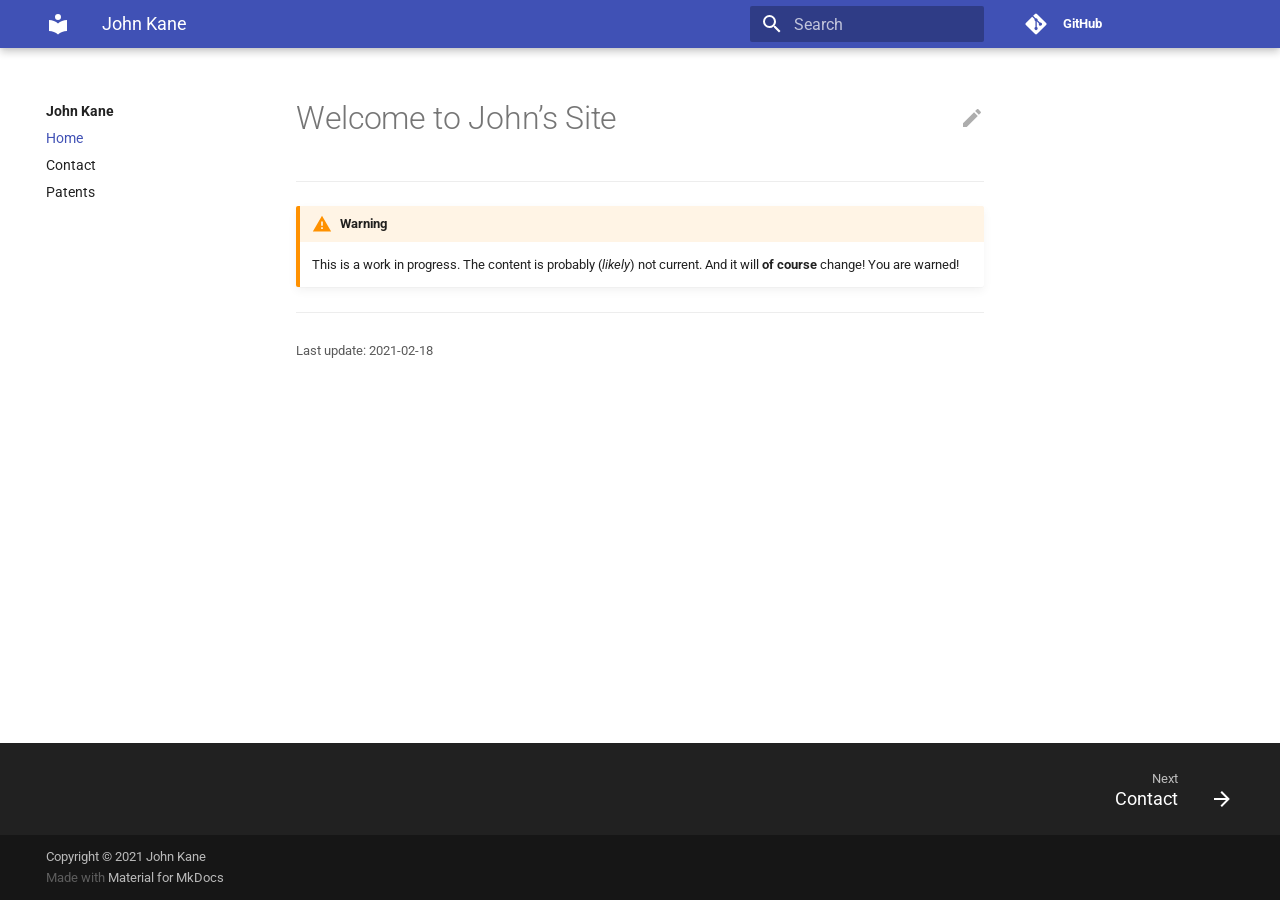
<file: index.html>
<!doctype html>
<html lang="en" class="no-js">
  <head>
    
      <meta charset="utf-8">
      <meta name="viewport" content="width=device-width,initial-scale=1">
      
        <meta name="description" content="John's Personal github site">
      
      
      
        <meta name="author" content="John.Kane@Kane.net">
      
      
        <link rel="canonical" href="https://jkane.info/">
      
      <link rel="shortcut icon" href="assets/images/favicon.png">
      <meta name="generator" content="mkdocs-1.1.2, mkdocs-material-6.2.8">
    
    
      
        <title>Welcome to John's Site - John Kane</title>
      
    
    
      <link rel="stylesheet" href="assets/stylesheets/main.cb6bc1d0.min.css">
      
        
        <link rel="stylesheet" href="assets/stylesheets/palette.39b8e14a.min.css">
        
      
    
    
    
      
        
        <link rel="preconnect" href="https://fonts.gstatic.com" crossorigin>
        <link rel="stylesheet" href="https://fonts.googleapis.com/css?family=Roboto:300,400,400i,700%7CRoboto+Mono&display=fallback">
        <style>body,input{font-family:"Roboto",-apple-system,BlinkMacSystemFont,Helvetica,Arial,sans-serif}code,kbd,pre{font-family:"Roboto Mono",SFMono-Regular,Consolas,Menlo,monospace}</style>
      
    
    
    
      <link rel="stylesheet" href="stylesheets/extra.css">
    
      <link rel="stylesheet" href="stylesheets/style.css">
    
    
      
    
    
  </head>
  
  
    
    
    
    
    
    <body dir="ltr" data-md-color-scheme="" data-md-color-primary="none" data-md-color-accent="none">
      
  
    
    <input class="md-toggle" data-md-toggle="drawer" type="checkbox" id="__drawer" autocomplete="off">
    <input class="md-toggle" data-md-toggle="search" type="checkbox" id="__search" autocomplete="off">
    <label class="md-overlay" for="__drawer"></label>
    <div data-md-component="skip">
      
        
        <a href="#welcome_to_johns_site" class="md-skip">
          Skip to content
        </a>
      
    </div>
    <div data-md-component="announce">
      
    </div>
    
      

<header class="md-header" data-md-component="header">
  <nav class="md-header-nav md-grid" aria-label="Header">
    <a href="https://jkane.info" title="John Kane" class="md-header-nav__button md-logo" aria-label="John Kane">
      
  
  <svg xmlns="http://www.w3.org/2000/svg" viewBox="0 0 24 24"><path d="M12 8a3 3 0 003-3 3 3 0 00-3-3 3 3 0 00-3 3 3 3 0 003 3m0 3.54C9.64 9.35 6.5 8 3 8v11c3.5 0 6.64 1.35 9 3.54 2.36-2.19 5.5-3.54 9-3.54V8c-3.5 0-6.64 1.35-9 3.54z"/></svg>

    </a>
    <label class="md-header-nav__button md-icon" for="__drawer">
      <svg xmlns="http://www.w3.org/2000/svg" viewBox="0 0 24 24"><path d="M3 6h18v2H3V6m0 5h18v2H3v-2m0 5h18v2H3v-2z"/></svg>
    </label>
    <div class="md-header-nav__title" data-md-component="header-title">
      <div class="md-header-nav__ellipsis">
        <div class="md-header-nav__topic">
          <span class="md-ellipsis">
            John Kane
          </span>
        </div>
        <div class="md-header-nav__topic">
          <span class="md-ellipsis">
            
              Welcome to John's Site
            
          </span>
        </div>
      </div>
    </div>
    
      <label class="md-header-nav__button md-icon" for="__search">
        <svg xmlns="http://www.w3.org/2000/svg" viewBox="0 0 24 24"><path d="M9.5 3A6.5 6.5 0 0116 9.5c0 1.61-.59 3.09-1.56 4.23l.27.27h.79l5 5-1.5 1.5-5-5v-.79l-.27-.27A6.516 6.516 0 019.5 16 6.5 6.5 0 013 9.5 6.5 6.5 0 019.5 3m0 2C7 5 5 7 5 9.5S7 14 9.5 14 14 12 14 9.5 12 5 9.5 5z"/></svg>
      </label>
      
<div class="md-search" data-md-component="search" role="dialog">
  <label class="md-search__overlay" for="__search"></label>
  <div class="md-search__inner" role="search">
    <form class="md-search__form" name="search">
      <input type="text" class="md-search__input" name="query" aria-label="Search" placeholder="Search" autocapitalize="off" autocorrect="off" autocomplete="off" spellcheck="false" data-md-component="search-query" data-md-state="active" required>
      <label class="md-search__icon md-icon" for="__search">
        <svg xmlns="http://www.w3.org/2000/svg" viewBox="0 0 24 24"><path d="M9.5 3A6.5 6.5 0 0116 9.5c0 1.61-.59 3.09-1.56 4.23l.27.27h.79l5 5-1.5 1.5-5-5v-.79l-.27-.27A6.516 6.516 0 019.5 16 6.5 6.5 0 013 9.5 6.5 6.5 0 019.5 3m0 2C7 5 5 7 5 9.5S7 14 9.5 14 14 12 14 9.5 12 5 9.5 5z"/></svg>
        <svg xmlns="http://www.w3.org/2000/svg" viewBox="0 0 24 24"><path d="M20 11v2H8l5.5 5.5-1.42 1.42L4.16 12l7.92-7.92L13.5 5.5 8 11h12z"/></svg>
      </label>
      <button type="reset" class="md-search__icon md-icon" aria-label="Clear" data-md-component="search-reset" tabindex="-1">
        <svg xmlns="http://www.w3.org/2000/svg" viewBox="0 0 24 24"><path d="M19 6.41L17.59 5 12 10.59 6.41 5 5 6.41 10.59 12 5 17.59 6.41 19 12 13.41 17.59 19 19 17.59 13.41 12 19 6.41z"/></svg>
      </button>
    </form>
    <div class="md-search__output">
      <div class="md-search__scrollwrap" data-md-scrollfix>
        <div class="md-search-result" data-md-component="search-result">
          <div class="md-search-result__meta">
            Initializing search
          </div>
          <ol class="md-search-result__list"></ol>
        </div>
      </div>
    </div>
  </div>
</div>
    
    
      <div class="md-header-nav__source">
        
<a href="https://github.com/jakane/jakane.github.io/" title="Go to repository" class="md-source">
  <div class="md-source__icon md-icon">
    
    <svg xmlns="http://www.w3.org/2000/svg" viewBox="0 0 448 512"><path d="M439.55 236.05L244 40.45a28.87 28.87 0 00-40.81 0l-40.66 40.63 51.52 51.52c27.06-9.14 52.68 16.77 43.39 43.68l49.66 49.66c34.23-11.8 61.18 31 35.47 56.69-26.49 26.49-70.21-2.87-56-37.34L240.22 199v121.85c25.3 12.54 22.26 41.85 9.08 55a34.34 34.34 0 01-48.55 0c-17.57-17.6-11.07-46.91 11.25-56v-123c-20.8-8.51-24.6-30.74-18.64-45L142.57 101 8.45 235.14a28.86 28.86 0 000 40.81l195.61 195.6a28.86 28.86 0 0040.8 0l194.69-194.69a28.86 28.86 0 000-40.81z"/></svg>
  </div>
  <div class="md-source__repository">
    GitHub
  </div>
</a>
      </div>
    
  </nav>
</header>
    
    <div class="md-container" data-md-component="container">
      
      
        
      
      <main class="md-main" data-md-component="main">
        <div class="md-main__inner md-grid">
          
            
              
              <div class="md-sidebar md-sidebar--primary" data-md-component="navigation" >
                <div class="md-sidebar__scrollwrap">
                  <div class="md-sidebar__inner">
                    




<nav class="md-nav md-nav--primary" aria-label="Navigation" data-md-level="0">
  <label class="md-nav__title" for="__drawer">
    <a href="https://jkane.info" title="John Kane" class="md-nav__button md-logo" aria-label="John Kane">
      
  
  <svg xmlns="http://www.w3.org/2000/svg" viewBox="0 0 24 24"><path d="M12 8a3 3 0 003-3 3 3 0 00-3-3 3 3 0 00-3 3 3 3 0 003 3m0 3.54C9.64 9.35 6.5 8 3 8v11c3.5 0 6.64 1.35 9 3.54 2.36-2.19 5.5-3.54 9-3.54V8c-3.5 0-6.64 1.35-9 3.54z"/></svg>

    </a>
    John Kane
  </label>
  
    <div class="md-nav__source">
      
<a href="https://github.com/jakane/jakane.github.io/" title="Go to repository" class="md-source">
  <div class="md-source__icon md-icon">
    
    <svg xmlns="http://www.w3.org/2000/svg" viewBox="0 0 448 512"><path d="M439.55 236.05L244 40.45a28.87 28.87 0 00-40.81 0l-40.66 40.63 51.52 51.52c27.06-9.14 52.68 16.77 43.39 43.68l49.66 49.66c34.23-11.8 61.18 31 35.47 56.69-26.49 26.49-70.21-2.87-56-37.34L240.22 199v121.85c25.3 12.54 22.26 41.85 9.08 55a34.34 34.34 0 01-48.55 0c-17.57-17.6-11.07-46.91 11.25-56v-123c-20.8-8.51-24.6-30.74-18.64-45L142.57 101 8.45 235.14a28.86 28.86 0 000 40.81l195.61 195.6a28.86 28.86 0 0040.8 0l194.69-194.69a28.86 28.86 0 000-40.81z"/></svg>
  </div>
  <div class="md-source__repository">
    GitHub
  </div>
</a>
    </div>
  
  <ul class="md-nav__list" data-md-scrollfix>
    
      
      
      

  
  
    
  
  
    <li class="md-nav__item md-nav__item--active">
      
      <input class="md-nav__toggle md-toggle" data-md-toggle="toc" type="checkbox" id="__toc">
      
        
      
      
      <a href="." class="md-nav__link md-nav__link--active">
        Home
      </a>
      
    </li>
  

    
      
      
      

  
  
  
    <li class="md-nav__item">
      <a href="contact/" class="md-nav__link">
        Contact
      </a>
    </li>
  

    
      
      
      

  
  
  
    <li class="md-nav__item">
      <a href="patents/patents/" class="md-nav__link">
        Patents
      </a>
    </li>
  

    
  </ul>
</nav>
                  </div>
                </div>
              </div>
            
            
              
              <div class="md-sidebar md-sidebar--secondary" data-md-component="toc" >
                <div class="md-sidebar__scrollwrap">
                  <div class="md-sidebar__inner">
                    
<nav class="md-nav md-nav--secondary" aria-label="Table of contents">
  
  
    
  
  
</nav>
                  </div>
                </div>
              </div>
            
          
          <div class="md-content">
            <article class="md-content__inner md-typeset">
              
                
                  <a href="https://github.com/jakane/jakane.github.io/edit/main/docs/README.md" title="Edit this page" class="md-content__button md-icon">
                    <svg xmlns="http://www.w3.org/2000/svg" viewBox="0 0 24 24"><path d="M20.71 7.04c.39-.39.39-1.04 0-1.41l-2.34-2.34c-.37-.39-1.02-.39-1.41 0l-1.84 1.83 3.75 3.75M3 17.25V21h3.75L17.81 9.93l-3.75-3.75L3 17.25z"/></svg>
                  </a>
                
                
                <h1 id="welcome_to_johns_site">Welcome to John&rsquo;s Site<a class="headerlink" href="#welcome_to_johns_site" title="Permanent link">#</a></h1>
<hr />
<div class="admonition warning">
<p class="admonition-title">Warning</p>
<p>This is a work in progress.
The content is probably (<em>likely</em>) not current.
And it will <strong>of course</strong> change!
You are warned!</p>
</div>
                
                  
                    

<hr>
<div class="md-source-date">
  <small>
    
      Last update: 2021-02-18
    
  </small>
</div>
                  
                
              
              
                


              
            </article>
          </div>
        </div>
      </main>
      
        
<footer class="md-footer">
  
    <div class="md-footer-nav">
      <nav class="md-footer-nav__inner md-grid" aria-label="Footer">
        
        
          <a href="contact/" class="md-footer-nav__link md-footer-nav__link--next" rel="next">
            <div class="md-footer-nav__title">
              <div class="md-ellipsis">
                <span class="md-footer-nav__direction">
                  Next
                </span>
                Contact
              </div>
            </div>
            <div class="md-footer-nav__button md-icon">
              <svg xmlns="http://www.w3.org/2000/svg" viewBox="0 0 24 24"><path d="M4 11v2h12l-5.5 5.5 1.42 1.42L19.84 12l-7.92-7.92L10.5 5.5 16 11H4z"/></svg>
            </div>
          </a>
        
      </nav>
    </div>
  
  <div class="md-footer-meta md-typeset">
    <div class="md-footer-meta__inner md-grid">
      <div class="md-footer-copyright">
        
          <div class="md-footer-copyright__highlight">
            Copyright &copy; 2021 <a href="mailto:John.Kane@Kane.net">John Kane</a>
          </div>
        
        Made with
        <a href="https://squidfunk.github.io/mkdocs-material/" target="_blank" rel="noopener">
          Material for MkDocs
        </a>
      </div>
      
    </div>
  </div>
</footer>
      
    </div>
    
      <script src="assets/javascripts/vendor.18f0862e.min.js"></script>
      <script src="assets/javascripts/bundle.994580cf.min.js"></script><script id="__lang" type="application/json">{"clipboard.copy": "Copy to clipboard", "clipboard.copied": "Copied to clipboard", "search.config.lang": "en", "search.config.pipeline": "trimmer, stopWordFilter", "search.config.separator": "[\\s\\-]+", "search.placeholder": "Search", "search.result.placeholder": "Type to start searching", "search.result.none": "No matching documents", "search.result.one": "1 matching document", "search.result.other": "# matching documents", "search.result.more.one": "1 more on this page", "search.result.more.other": "# more on this page", "search.result.term.missing": "Missing"}</script>
      
      <script>
        app = initialize({
          base: ".",
          features: [],
          search: Object.assign({
            worker: "assets/javascripts/worker/search.9c0e82ba.min.js"
          }, typeof search !== "undefined" && search)
        })
      </script>
      
    
  </body>
</html>
</file>
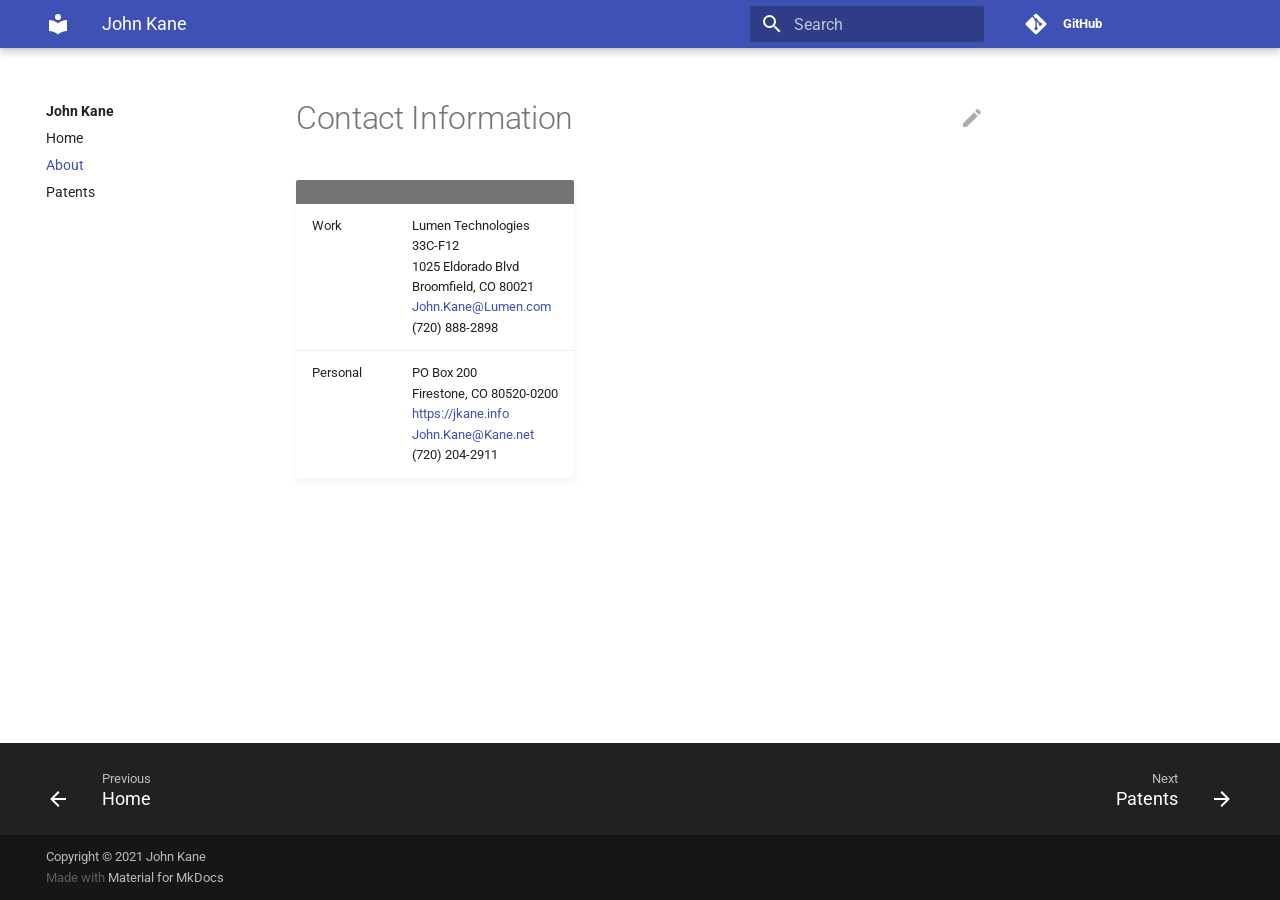
<file: about/index.html>
<!doctype html>
<html lang="en" class="no-js">
  <head>
    
      <meta charset="utf-8">
      <meta name="viewport" content="width=device-width,initial-scale=1">
      
        <meta name="description" content="John's Personal github site">
      
      
      
        <meta name="author" content="John.Kane@Kane.net">
      
      
        <link rel="canonical" href="https://jkane.info/about/">
      
      <link rel="shortcut icon" href="../assets/images/favicon.png">
      <meta name="generator" content="mkdocs-1.1.2, mkdocs-material-6.2.8">
    
    
      
        <title>About - John Kane</title>
      
    
    
      <link rel="stylesheet" href="../assets/stylesheets/main.cb6bc1d0.min.css">
      
        
        <link rel="stylesheet" href="../assets/stylesheets/palette.39b8e14a.min.css">
        
      
    
    
    
      
        
        <link rel="preconnect" href="https://fonts.gstatic.com" crossorigin>
        <link rel="stylesheet" href="https://fonts.googleapis.com/css?family=Roboto:300,400,400i,700%7CRoboto+Mono&display=fallback">
        <style>body,input{font-family:"Roboto",-apple-system,BlinkMacSystemFont,Helvetica,Arial,sans-serif}code,kbd,pre{font-family:"Roboto Mono",SFMono-Regular,Consolas,Menlo,monospace}</style>
      
    
    
    
      <link rel="stylesheet" href="../styles/extra.css">
    
      <link rel="stylesheet" href="../styles/style.css">
    
    
      
    
    
  </head>
  
  
    
    
    
    
    
    <body dir="ltr" data-md-color-scheme="" data-md-color-primary="none" data-md-color-accent="none">
      
  
    
    <input class="md-toggle" data-md-toggle="drawer" type="checkbox" id="__drawer" autocomplete="off">
    <input class="md-toggle" data-md-toggle="search" type="checkbox" id="__search" autocomplete="off">
    <label class="md-overlay" for="__drawer"></label>
    <div data-md-component="skip">
      
        
        <a href="#contact_information" class="md-skip">
          Skip to content
        </a>
      
    </div>
    <div data-md-component="announce">
      
    </div>
    
      

<header class="md-header" data-md-component="header">
  <nav class="md-header-nav md-grid" aria-label="Header">
    <a href="https://jkane.info" title="John Kane" class="md-header-nav__button md-logo" aria-label="John Kane">
      
  
  <svg xmlns="http://www.w3.org/2000/svg" viewBox="0 0 24 24"><path d="M12 8a3 3 0 003-3 3 3 0 00-3-3 3 3 0 00-3 3 3 3 0 003 3m0 3.54C9.64 9.35 6.5 8 3 8v11c3.5 0 6.64 1.35 9 3.54 2.36-2.19 5.5-3.54 9-3.54V8c-3.5 0-6.64 1.35-9 3.54z"/></svg>

    </a>
    <label class="md-header-nav__button md-icon" for="__drawer">
      <svg xmlns="http://www.w3.org/2000/svg" viewBox="0 0 24 24"><path d="M3 6h18v2H3V6m0 5h18v2H3v-2m0 5h18v2H3v-2z"/></svg>
    </label>
    <div class="md-header-nav__title" data-md-component="header-title">
      <div class="md-header-nav__ellipsis">
        <div class="md-header-nav__topic">
          <span class="md-ellipsis">
            John Kane
          </span>
        </div>
        <div class="md-header-nav__topic">
          <span class="md-ellipsis">
            
              About
            
          </span>
        </div>
      </div>
    </div>
    
      <label class="md-header-nav__button md-icon" for="__search">
        <svg xmlns="http://www.w3.org/2000/svg" viewBox="0 0 24 24"><path d="M9.5 3A6.5 6.5 0 0116 9.5c0 1.61-.59 3.09-1.56 4.23l.27.27h.79l5 5-1.5 1.5-5-5v-.79l-.27-.27A6.516 6.516 0 019.5 16 6.5 6.5 0 013 9.5 6.5 6.5 0 019.5 3m0 2C7 5 5 7 5 9.5S7 14 9.5 14 14 12 14 9.5 12 5 9.5 5z"/></svg>
      </label>
      
<div class="md-search" data-md-component="search" role="dialog">
  <label class="md-search__overlay" for="__search"></label>
  <div class="md-search__inner" role="search">
    <form class="md-search__form" name="search">
      <input type="text" class="md-search__input" name="query" aria-label="Search" placeholder="Search" autocapitalize="off" autocorrect="off" autocomplete="off" spellcheck="false" data-md-component="search-query" data-md-state="active" required>
      <label class="md-search__icon md-icon" for="__search">
        <svg xmlns="http://www.w3.org/2000/svg" viewBox="0 0 24 24"><path d="M9.5 3A6.5 6.5 0 0116 9.5c0 1.61-.59 3.09-1.56 4.23l.27.27h.79l5 5-1.5 1.5-5-5v-.79l-.27-.27A6.516 6.516 0 019.5 16 6.5 6.5 0 013 9.5 6.5 6.5 0 019.5 3m0 2C7 5 5 7 5 9.5S7 14 9.5 14 14 12 14 9.5 12 5 9.5 5z"/></svg>
        <svg xmlns="http://www.w3.org/2000/svg" viewBox="0 0 24 24"><path d="M20 11v2H8l5.5 5.5-1.42 1.42L4.16 12l7.92-7.92L13.5 5.5 8 11h12z"/></svg>
      </label>
      <button type="reset" class="md-search__icon md-icon" aria-label="Clear" data-md-component="search-reset" tabindex="-1">
        <svg xmlns="http://www.w3.org/2000/svg" viewBox="0 0 24 24"><path d="M19 6.41L17.59 5 12 10.59 6.41 5 5 6.41 10.59 12 5 17.59 6.41 19 12 13.41 17.59 19 19 17.59 13.41 12 19 6.41z"/></svg>
      </button>
    </form>
    <div class="md-search__output">
      <div class="md-search__scrollwrap" data-md-scrollfix>
        <div class="md-search-result" data-md-component="search-result">
          <div class="md-search-result__meta">
            Initializing search
          </div>
          <ol class="md-search-result__list"></ol>
        </div>
      </div>
    </div>
  </div>
</div>
    
    
      <div class="md-header-nav__source">
        
<a href="https://github.com/jakane/jakane.github.io/" title="Go to repository" class="md-source">
  <div class="md-source__icon md-icon">
    
    <svg xmlns="http://www.w3.org/2000/svg" viewBox="0 0 448 512"><path d="M439.55 236.05L244 40.45a28.87 28.87 0 00-40.81 0l-40.66 40.63 51.52 51.52c27.06-9.14 52.68 16.77 43.39 43.68l49.66 49.66c34.23-11.8 61.18 31 35.47 56.69-26.49 26.49-70.21-2.87-56-37.34L240.22 199v121.85c25.3 12.54 22.26 41.85 9.08 55a34.34 34.34 0 01-48.55 0c-17.57-17.6-11.07-46.91 11.25-56v-123c-20.8-8.51-24.6-30.74-18.64-45L142.57 101 8.45 235.14a28.86 28.86 0 000 40.81l195.61 195.6a28.86 28.86 0 0040.8 0l194.69-194.69a28.86 28.86 0 000-40.81z"/></svg>
  </div>
  <div class="md-source__repository">
    GitHub
  </div>
</a>
      </div>
    
  </nav>
</header>
    
    <div class="md-container" data-md-component="container">
      
      
        
      
      <main class="md-main" data-md-component="main">
        <div class="md-main__inner md-grid">
          
            
              
              <div class="md-sidebar md-sidebar--primary" data-md-component="navigation" >
                <div class="md-sidebar__scrollwrap">
                  <div class="md-sidebar__inner">
                    




<nav class="md-nav md-nav--primary" aria-label="Navigation" data-md-level="0">
  <label class="md-nav__title" for="__drawer">
    <a href="https://jkane.info" title="John Kane" class="md-nav__button md-logo" aria-label="John Kane">
      
  
  <svg xmlns="http://www.w3.org/2000/svg" viewBox="0 0 24 24"><path d="M12 8a3 3 0 003-3 3 3 0 00-3-3 3 3 0 00-3 3 3 3 0 003 3m0 3.54C9.64 9.35 6.5 8 3 8v11c3.5 0 6.64 1.35 9 3.54 2.36-2.19 5.5-3.54 9-3.54V8c-3.5 0-6.64 1.35-9 3.54z"/></svg>

    </a>
    John Kane
  </label>
  
    <div class="md-nav__source">
      
<a href="https://github.com/jakane/jakane.github.io/" title="Go to repository" class="md-source">
  <div class="md-source__icon md-icon">
    
    <svg xmlns="http://www.w3.org/2000/svg" viewBox="0 0 448 512"><path d="M439.55 236.05L244 40.45a28.87 28.87 0 00-40.81 0l-40.66 40.63 51.52 51.52c27.06-9.14 52.68 16.77 43.39 43.68l49.66 49.66c34.23-11.8 61.18 31 35.47 56.69-26.49 26.49-70.21-2.87-56-37.34L240.22 199v121.85c25.3 12.54 22.26 41.85 9.08 55a34.34 34.34 0 01-48.55 0c-17.57-17.6-11.07-46.91 11.25-56v-123c-20.8-8.51-24.6-30.74-18.64-45L142.57 101 8.45 235.14a28.86 28.86 0 000 40.81l195.61 195.6a28.86 28.86 0 0040.8 0l194.69-194.69a28.86 28.86 0 000-40.81z"/></svg>
  </div>
  <div class="md-source__repository">
    GitHub
  </div>
</a>
    </div>
  
  <ul class="md-nav__list" data-md-scrollfix>
    
      
      
      

  
  
  
    <li class="md-nav__item">
      <a href=".." class="md-nav__link">
        Home
      </a>
    </li>
  

    
      
      
      

  
  
    
  
  
    <li class="md-nav__item md-nav__item--active">
      
      <input class="md-nav__toggle md-toggle" data-md-toggle="toc" type="checkbox" id="__toc">
      
        
      
      
      <a href="./" class="md-nav__link md-nav__link--active">
        About
      </a>
      
    </li>
  

    
      
      
      

  
  
  
    <li class="md-nav__item">
      <a href="../patents/" class="md-nav__link">
        Patents
      </a>
    </li>
  

    
  </ul>
</nav>
                  </div>
                </div>
              </div>
            
            
              
              <div class="md-sidebar md-sidebar--secondary" data-md-component="toc" >
                <div class="md-sidebar__scrollwrap">
                  <div class="md-sidebar__inner">
                    
<nav class="md-nav md-nav--secondary" aria-label="Table of contents">
  
  
    
  
  
</nav>
                  </div>
                </div>
              </div>
            
          
          <div class="md-content">
            <article class="md-content__inner md-typeset">
              
                
                  <a href="https://github.com/jakane/jakane.github.io/edit/main/docs/about.md" title="Edit this page" class="md-content__button md-icon">
                    <svg xmlns="http://www.w3.org/2000/svg" viewBox="0 0 24 24"><path d="M20.71 7.04c.39-.39.39-1.04 0-1.41l-2.34-2.34c-.37-.39-1.02-.39-1.41 0l-1.84 1.83 3.75 3.75M3 17.25V21h3.75L17.81 9.93l-3.75-3.75L3 17.25z"/></svg>
                  </a>
                
                
                <h1 id="contact_information">Contact Information<a class="headerlink" href="#contact_information" title="Permanent link">#</a></h1>
<table>
<thead>
<tr>
<th></th>
<th></th>
</tr>
</thead>
<tbody>
<tr>
<td>Work</td>
<td>Lumen Technologies</br>33C-F12</br>1025 Eldorado Blvd</br>Broomfield, CO 80021</br><a href="&#109;&#97;&#105;&#108;&#116;&#111;&#58;&#74;&#111;&#104;&#110;&#46;&#75;&#97;&#110;&#101;&#64;&#76;&#117;&#109;&#101;&#110;&#46;&#99;&#111;&#109;">&#74;&#111;&#104;&#110;&#46;&#75;&#97;&#110;&#101;&#64;&#76;&#117;&#109;&#101;&#110;&#46;&#99;&#111;&#109;</a></br>(720) 888-2898</td>
</tr>
<tr>
<td>Personal</td>
<td>PO Box 200</br>Firestone, CO 80520-0200</br><a href="https://jkane.info">https://jkane.info</a></br><a href="&#109;&#97;&#105;&#108;&#116;&#111;&#58;&#74;&#111;&#104;&#110;&#46;&#75;&#97;&#110;&#101;&#64;&#75;&#97;&#110;&#101;&#46;&#110;&#101;&#116;">&#74;&#111;&#104;&#110;&#46;&#75;&#97;&#110;&#101;&#64;&#75;&#97;&#110;&#101;&#46;&#110;&#101;&#116;</a></br>(720) 204-2911</td>
</tr>
</tbody>
</table>
                
              
              
                


              
            </article>
          </div>
        </div>
      </main>
      
        
<footer class="md-footer">
  
    <div class="md-footer-nav">
      <nav class="md-footer-nav__inner md-grid" aria-label="Footer">
        
          <a href=".." class="md-footer-nav__link md-footer-nav__link--prev" rel="prev">
            <div class="md-footer-nav__button md-icon">
              <svg xmlns="http://www.w3.org/2000/svg" viewBox="0 0 24 24"><path d="M20 11v2H8l5.5 5.5-1.42 1.42L4.16 12l7.92-7.92L13.5 5.5 8 11h12z"/></svg>
            </div>
            <div class="md-footer-nav__title">
              <div class="md-ellipsis">
                <span class="md-footer-nav__direction">
                  Previous
                </span>
                Home
              </div>
            </div>
          </a>
        
        
          <a href="../patents/" class="md-footer-nav__link md-footer-nav__link--next" rel="next">
            <div class="md-footer-nav__title">
              <div class="md-ellipsis">
                <span class="md-footer-nav__direction">
                  Next
                </span>
                Patents
              </div>
            </div>
            <div class="md-footer-nav__button md-icon">
              <svg xmlns="http://www.w3.org/2000/svg" viewBox="0 0 24 24"><path d="M4 11v2h12l-5.5 5.5 1.42 1.42L19.84 12l-7.92-7.92L10.5 5.5 16 11H4z"/></svg>
            </div>
          </a>
        
      </nav>
    </div>
  
  <div class="md-footer-meta md-typeset">
    <div class="md-footer-meta__inner md-grid">
      <div class="md-footer-copyright">
        
          <div class="md-footer-copyright__highlight">
            Copyright &copy; 2021 <a href="mailto:John.Kane@Kane.net">John Kane</a>
          </div>
        
        Made with
        <a href="https://squidfunk.github.io/mkdocs-material/" target="_blank" rel="noopener">
          Material for MkDocs
        </a>
      </div>
      
    </div>
  </div>
</footer>
      
    </div>
    
      <script src="../assets/javascripts/vendor.18f0862e.min.js"></script>
      <script src="../assets/javascripts/bundle.994580cf.min.js"></script><script id="__lang" type="application/json">{"clipboard.copy": "Copy to clipboard", "clipboard.copied": "Copied to clipboard", "search.config.lang": "en", "search.config.pipeline": "trimmer, stopWordFilter", "search.config.separator": "[\\s\\-]+", "search.placeholder": "Search", "search.result.placeholder": "Type to start searching", "search.result.none": "No matching documents", "search.result.one": "1 matching document", "search.result.other": "# matching documents", "search.result.more.one": "1 more on this page", "search.result.more.other": "# more on this page", "search.result.term.missing": "Missing"}</script>
      
      <script>
        app = initialize({
          base: "..",
          features: [],
          search: Object.assign({
            worker: "../assets/javascripts/worker/search.9c0e82ba.min.js"
          }, typeof search !== "undefined" && search)
        })
      </script>
      
    
  </body>
</html>
</file>
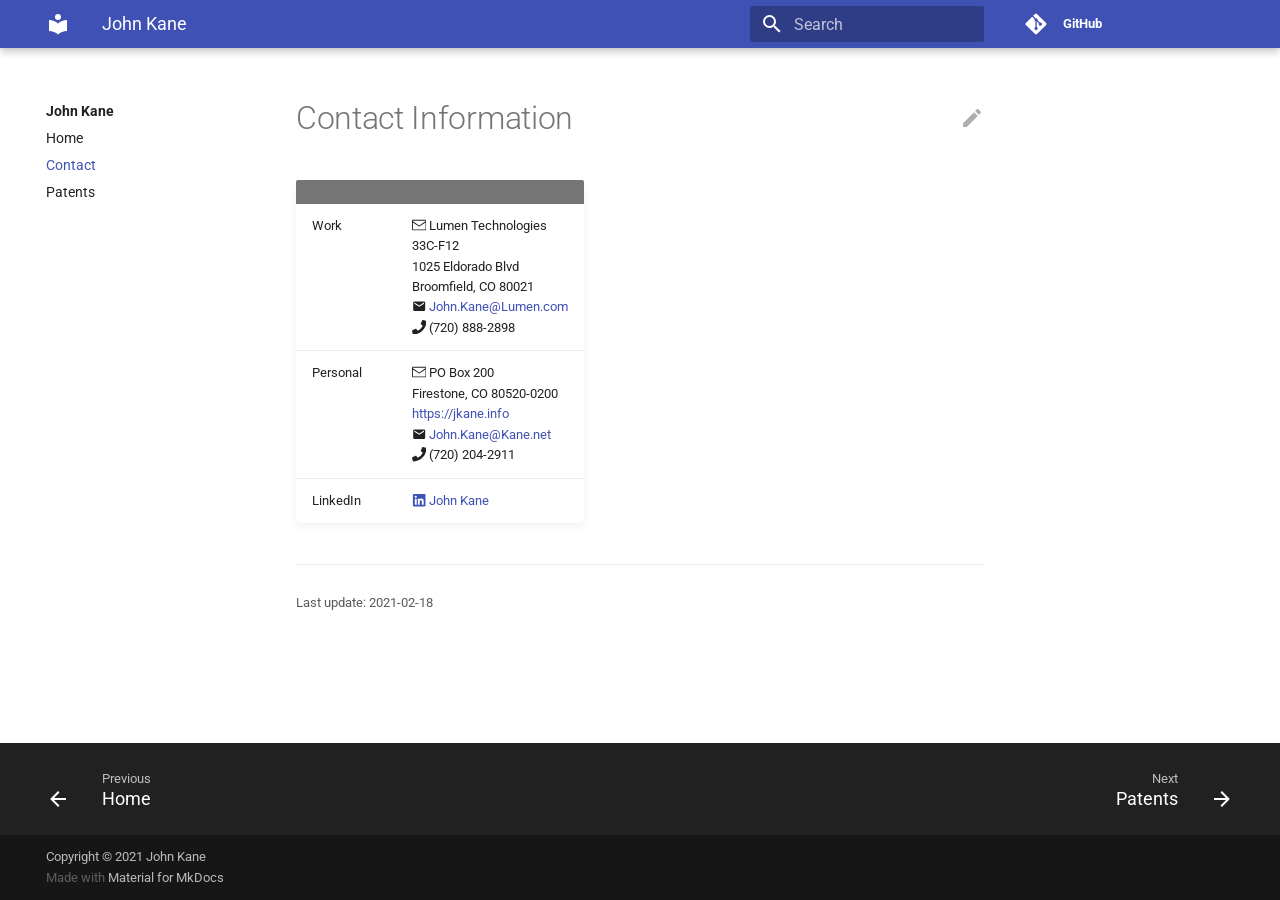
<file: contact/index.html>
<!doctype html>
<html lang="en" class="no-js">
  <head>
    
      <meta charset="utf-8">
      <meta name="viewport" content="width=device-width,initial-scale=1">
      
        <meta name="description" content="John's Personal github site">
      
      
      
        <meta name="author" content="John.Kane@Kane.net">
      
      
        <link rel="canonical" href="https://jkane.info/contact/">
      
      <link rel="shortcut icon" href="../assets/images/favicon.png">
      <meta name="generator" content="mkdocs-1.1.2, mkdocs-material-6.2.8">
    
    
      
        <title>Contact Information - John Kane</title>
      
    
    
      <link rel="stylesheet" href="../assets/stylesheets/main.cb6bc1d0.min.css">
      
        
        <link rel="stylesheet" href="../assets/stylesheets/palette.39b8e14a.min.css">
        
      
    
    
    
      
        
        <link rel="preconnect" href="https://fonts.gstatic.com" crossorigin>
        <link rel="stylesheet" href="https://fonts.googleapis.com/css?family=Roboto:300,400,400i,700%7CRoboto+Mono&display=fallback">
        <style>body,input{font-family:"Roboto",-apple-system,BlinkMacSystemFont,Helvetica,Arial,sans-serif}code,kbd,pre{font-family:"Roboto Mono",SFMono-Regular,Consolas,Menlo,monospace}</style>
      
    
    
    
      <link rel="stylesheet" href="../stylesheets/extra.css">
    
      <link rel="stylesheet" href="../stylesheets/style.css">
    
    
      
    
    
  </head>
  
  
    
    
    
    
    
    <body dir="ltr" data-md-color-scheme="" data-md-color-primary="none" data-md-color-accent="none">
      
  
    
    <input class="md-toggle" data-md-toggle="drawer" type="checkbox" id="__drawer" autocomplete="off">
    <input class="md-toggle" data-md-toggle="search" type="checkbox" id="__search" autocomplete="off">
    <label class="md-overlay" for="__drawer"></label>
    <div data-md-component="skip">
      
        
        <a href="#contact_information" class="md-skip">
          Skip to content
        </a>
      
    </div>
    <div data-md-component="announce">
      
    </div>
    
      

<header class="md-header" data-md-component="header">
  <nav class="md-header-nav md-grid" aria-label="Header">
    <a href="https://jkane.info" title="John Kane" class="md-header-nav__button md-logo" aria-label="John Kane">
      
  
  <svg xmlns="http://www.w3.org/2000/svg" viewBox="0 0 24 24"><path d="M12 8a3 3 0 003-3 3 3 0 00-3-3 3 3 0 00-3 3 3 3 0 003 3m0 3.54C9.64 9.35 6.5 8 3 8v11c3.5 0 6.64 1.35 9 3.54 2.36-2.19 5.5-3.54 9-3.54V8c-3.5 0-6.64 1.35-9 3.54z"/></svg>

    </a>
    <label class="md-header-nav__button md-icon" for="__drawer">
      <svg xmlns="http://www.w3.org/2000/svg" viewBox="0 0 24 24"><path d="M3 6h18v2H3V6m0 5h18v2H3v-2m0 5h18v2H3v-2z"/></svg>
    </label>
    <div class="md-header-nav__title" data-md-component="header-title">
      <div class="md-header-nav__ellipsis">
        <div class="md-header-nav__topic">
          <span class="md-ellipsis">
            John Kane
          </span>
        </div>
        <div class="md-header-nav__topic">
          <span class="md-ellipsis">
            
              Contact Information
            
          </span>
        </div>
      </div>
    </div>
    
      <label class="md-header-nav__button md-icon" for="__search">
        <svg xmlns="http://www.w3.org/2000/svg" viewBox="0 0 24 24"><path d="M9.5 3A6.5 6.5 0 0116 9.5c0 1.61-.59 3.09-1.56 4.23l.27.27h.79l5 5-1.5 1.5-5-5v-.79l-.27-.27A6.516 6.516 0 019.5 16 6.5 6.5 0 013 9.5 6.5 6.5 0 019.5 3m0 2C7 5 5 7 5 9.5S7 14 9.5 14 14 12 14 9.5 12 5 9.5 5z"/></svg>
      </label>
      
<div class="md-search" data-md-component="search" role="dialog">
  <label class="md-search__overlay" for="__search"></label>
  <div class="md-search__inner" role="search">
    <form class="md-search__form" name="search">
      <input type="text" class="md-search__input" name="query" aria-label="Search" placeholder="Search" autocapitalize="off" autocorrect="off" autocomplete="off" spellcheck="false" data-md-component="search-query" data-md-state="active" required>
      <label class="md-search__icon md-icon" for="__search">
        <svg xmlns="http://www.w3.org/2000/svg" viewBox="0 0 24 24"><path d="M9.5 3A6.5 6.5 0 0116 9.5c0 1.61-.59 3.09-1.56 4.23l.27.27h.79l5 5-1.5 1.5-5-5v-.79l-.27-.27A6.516 6.516 0 019.5 16 6.5 6.5 0 013 9.5 6.5 6.5 0 019.5 3m0 2C7 5 5 7 5 9.5S7 14 9.5 14 14 12 14 9.5 12 5 9.5 5z"/></svg>
        <svg xmlns="http://www.w3.org/2000/svg" viewBox="0 0 24 24"><path d="M20 11v2H8l5.5 5.5-1.42 1.42L4.16 12l7.92-7.92L13.5 5.5 8 11h12z"/></svg>
      </label>
      <button type="reset" class="md-search__icon md-icon" aria-label="Clear" data-md-component="search-reset" tabindex="-1">
        <svg xmlns="http://www.w3.org/2000/svg" viewBox="0 0 24 24"><path d="M19 6.41L17.59 5 12 10.59 6.41 5 5 6.41 10.59 12 5 17.59 6.41 19 12 13.41 17.59 19 19 17.59 13.41 12 19 6.41z"/></svg>
      </button>
    </form>
    <div class="md-search__output">
      <div class="md-search__scrollwrap" data-md-scrollfix>
        <div class="md-search-result" data-md-component="search-result">
          <div class="md-search-result__meta">
            Initializing search
          </div>
          <ol class="md-search-result__list"></ol>
        </div>
      </div>
    </div>
  </div>
</div>
    
    
      <div class="md-header-nav__source">
        
<a href="https://github.com/jakane/jakane.github.io/" title="Go to repository" class="md-source">
  <div class="md-source__icon md-icon">
    
    <svg xmlns="http://www.w3.org/2000/svg" viewBox="0 0 448 512"><path d="M439.55 236.05L244 40.45a28.87 28.87 0 00-40.81 0l-40.66 40.63 51.52 51.52c27.06-9.14 52.68 16.77 43.39 43.68l49.66 49.66c34.23-11.8 61.18 31 35.47 56.69-26.49 26.49-70.21-2.87-56-37.34L240.22 199v121.85c25.3 12.54 22.26 41.85 9.08 55a34.34 34.34 0 01-48.55 0c-17.57-17.6-11.07-46.91 11.25-56v-123c-20.8-8.51-24.6-30.74-18.64-45L142.57 101 8.45 235.14a28.86 28.86 0 000 40.81l195.61 195.6a28.86 28.86 0 0040.8 0l194.69-194.69a28.86 28.86 0 000-40.81z"/></svg>
  </div>
  <div class="md-source__repository">
    GitHub
  </div>
</a>
      </div>
    
  </nav>
</header>
    
    <div class="md-container" data-md-component="container">
      
      
        
      
      <main class="md-main" data-md-component="main">
        <div class="md-main__inner md-grid">
          
            
              
              <div class="md-sidebar md-sidebar--primary" data-md-component="navigation" >
                <div class="md-sidebar__scrollwrap">
                  <div class="md-sidebar__inner">
                    




<nav class="md-nav md-nav--primary" aria-label="Navigation" data-md-level="0">
  <label class="md-nav__title" for="__drawer">
    <a href="https://jkane.info" title="John Kane" class="md-nav__button md-logo" aria-label="John Kane">
      
  
  <svg xmlns="http://www.w3.org/2000/svg" viewBox="0 0 24 24"><path d="M12 8a3 3 0 003-3 3 3 0 00-3-3 3 3 0 00-3 3 3 3 0 003 3m0 3.54C9.64 9.35 6.5 8 3 8v11c3.5 0 6.64 1.35 9 3.54 2.36-2.19 5.5-3.54 9-3.54V8c-3.5 0-6.64 1.35-9 3.54z"/></svg>

    </a>
    John Kane
  </label>
  
    <div class="md-nav__source">
      
<a href="https://github.com/jakane/jakane.github.io/" title="Go to repository" class="md-source">
  <div class="md-source__icon md-icon">
    
    <svg xmlns="http://www.w3.org/2000/svg" viewBox="0 0 448 512"><path d="M439.55 236.05L244 40.45a28.87 28.87 0 00-40.81 0l-40.66 40.63 51.52 51.52c27.06-9.14 52.68 16.77 43.39 43.68l49.66 49.66c34.23-11.8 61.18 31 35.47 56.69-26.49 26.49-70.21-2.87-56-37.34L240.22 199v121.85c25.3 12.54 22.26 41.85 9.08 55a34.34 34.34 0 01-48.55 0c-17.57-17.6-11.07-46.91 11.25-56v-123c-20.8-8.51-24.6-30.74-18.64-45L142.57 101 8.45 235.14a28.86 28.86 0 000 40.81l195.61 195.6a28.86 28.86 0 0040.8 0l194.69-194.69a28.86 28.86 0 000-40.81z"/></svg>
  </div>
  <div class="md-source__repository">
    GitHub
  </div>
</a>
    </div>
  
  <ul class="md-nav__list" data-md-scrollfix>
    
      
      
      

  
  
  
    <li class="md-nav__item">
      <a href=".." class="md-nav__link">
        Home
      </a>
    </li>
  

    
      
      
      

  
  
    
  
  
    <li class="md-nav__item md-nav__item--active">
      
      <input class="md-nav__toggle md-toggle" data-md-toggle="toc" type="checkbox" id="__toc">
      
        
      
      
      <a href="./" class="md-nav__link md-nav__link--active">
        Contact
      </a>
      
    </li>
  

    
      
      
      

  
  
  
    <li class="md-nav__item">
      <a href="../patents/patents/" class="md-nav__link">
        Patents
      </a>
    </li>
  

    
  </ul>
</nav>
                  </div>
                </div>
              </div>
            
            
              
              <div class="md-sidebar md-sidebar--secondary" data-md-component="toc" >
                <div class="md-sidebar__scrollwrap">
                  <div class="md-sidebar__inner">
                    
<nav class="md-nav md-nav--secondary" aria-label="Table of contents">
  
  
    
  
  
</nav>
                  </div>
                </div>
              </div>
            
          
          <div class="md-content">
            <article class="md-content__inner md-typeset">
              
                
                  <a href="https://github.com/jakane/jakane.github.io/edit/main/docs/contact.md" title="Edit this page" class="md-content__button md-icon">
                    <svg xmlns="http://www.w3.org/2000/svg" viewBox="0 0 24 24"><path d="M20.71 7.04c.39-.39.39-1.04 0-1.41l-2.34-2.34c-.37-.39-1.02-.39-1.41 0l-1.84 1.83 3.75 3.75M3 17.25V21h3.75L17.81 9.93l-3.75-3.75L3 17.25z"/></svg>
                  </a>
                
                
                <h1 id="contact_information">Contact Information<a class="headerlink" href="#contact_information" title="Permanent link">#</a></h1>
<table>
<thead>
<tr>
<th></th>
<th></th>
</tr>
</thead>
<tbody>
<tr>
<td>Work</td>
<td><span class="twemoji"><svg xmlns="http://www.w3.org/2000/svg" viewBox="0 0 24 24"><path fill-rule="evenodd" d="M1.75 3A1.75 1.75 0 000 4.75v14c0 .966.784 1.75 1.75 1.75h20.5A1.75 1.75 0 0024 18.75v-14A1.75 1.75 0 0022.25 3H1.75zM1.5 4.75a.25.25 0 01.25-.25h20.5a.25.25 0 01.25.25v.852l-10.36 7a.25.25 0 01-.28 0l-10.36-7V4.75zm0 2.662V18.75c0 .138.112.25.25.25h20.5a.25.25 0 00.25-.25V7.412l-9.52 6.433c-.592.4-1.368.4-1.96 0L1.5 7.412z"/></svg></span> Lumen Technologies</br>33C-F12</br>1025 Eldorado Blvd</br>Broomfield, CO 80021</br><span class="twemoji"><svg xmlns="http://www.w3.org/2000/svg" viewBox="0 0 24 24"><path d="M20 8l-8 5-8-5V6l8 5 8-5m0-2H4c-1.11 0-2 .89-2 2v12a2 2 0 002 2h16a2 2 0 002-2V6a2 2 0 00-2-2z"/></svg></span> <a href="&#109;&#97;&#105;&#108;&#116;&#111;&#58;&#74;&#111;&#104;&#110;&#46;&#75;&#97;&#110;&#101;&#64;&#76;&#117;&#109;&#101;&#110;&#46;&#99;&#111;&#109;">&#74;&#111;&#104;&#110;&#46;&#75;&#97;&#110;&#101;&#64;&#76;&#117;&#109;&#101;&#110;&#46;&#99;&#111;&#109;</a></br><span class="twemoji"><svg xmlns="http://www.w3.org/2000/svg" viewBox="0 0 512 512"><path d="M493.4 24.6l-104-24c-11.3-2.6-22.9 3.3-27.5 13.9l-48 112c-4.2 9.8-1.4 21.3 6.9 28l60.6 49.6c-36 76.7-98.9 140.5-177.2 177.2l-49.6-60.6c-6.8-8.3-18.2-11.1-28-6.9l-112 48C3.9 366.5-2 378.1.6 389.4l24 104C27.1 504.2 36.7 512 48 512c256.1 0 464-207.5 464-464 0-11.2-7.7-20.9-18.6-23.4z"/></svg></span> (720) 888-2898</td>
</tr>
<tr>
<td>Personal</td>
<td><span class="twemoji"><svg xmlns="http://www.w3.org/2000/svg" viewBox="0 0 24 24"><path fill-rule="evenodd" d="M1.75 3A1.75 1.75 0 000 4.75v14c0 .966.784 1.75 1.75 1.75h20.5A1.75 1.75 0 0024 18.75v-14A1.75 1.75 0 0022.25 3H1.75zM1.5 4.75a.25.25 0 01.25-.25h20.5a.25.25 0 01.25.25v.852l-10.36 7a.25.25 0 01-.28 0l-10.36-7V4.75zm0 2.662V18.75c0 .138.112.25.25.25h20.5a.25.25 0 00.25-.25V7.412l-9.52 6.433c-.592.4-1.368.4-1.96 0L1.5 7.412z"/></svg></span> PO Box 200</br>Firestone, CO 80520-0200</br><a href="https://jkane.info">https://jkane.info</a></br><span class="twemoji"><svg xmlns="http://www.w3.org/2000/svg" viewBox="0 0 24 24"><path d="M20 8l-8 5-8-5V6l8 5 8-5m0-2H4c-1.11 0-2 .89-2 2v12a2 2 0 002 2h16a2 2 0 002-2V6a2 2 0 00-2-2z"/></svg></span> <a href="&#109;&#97;&#105;&#108;&#116;&#111;&#58;&#74;&#111;&#104;&#110;&#46;&#75;&#97;&#110;&#101;&#64;&#75;&#97;&#110;&#101;&#46;&#110;&#101;&#116;">&#74;&#111;&#104;&#110;&#46;&#75;&#97;&#110;&#101;&#64;&#75;&#97;&#110;&#101;&#46;&#110;&#101;&#116;</a></br><span class="twemoji"><svg xmlns="http://www.w3.org/2000/svg" viewBox="0 0 512 512"><path d="M493.4 24.6l-104-24c-11.3-2.6-22.9 3.3-27.5 13.9l-48 112c-4.2 9.8-1.4 21.3 6.9 28l60.6 49.6c-36 76.7-98.9 140.5-177.2 177.2l-49.6-60.6c-6.8-8.3-18.2-11.1-28-6.9l-112 48C3.9 366.5-2 378.1.6 389.4l24 104C27.1 504.2 36.7 512 48 512c256.1 0 464-207.5 464-464 0-11.2-7.7-20.9-18.6-23.4z"/></svg></span> (720) 204-2911</td>
</tr>
<tr>
<td>LinkedIn</td>
<td><a href="https://www.linkedin.com/in/johnkane/"><span class="twemoji"><svg xmlns="http://www.w3.org/2000/svg" viewBox="0 0 448 512"><path d="M416 32H31.9C14.3 32 0 46.5 0 64.3v383.4C0 465.5 14.3 480 31.9 480H416c17.6 0 32-14.5 32-32.3V64.3c0-17.8-14.4-32.3-32-32.3zM135.4 416H69V202.2h66.5V416zm-33.2-243c-21.3 0-38.5-17.3-38.5-38.5S80.9 96 102.2 96c21.2 0 38.5 17.3 38.5 38.5 0 21.3-17.2 38.5-38.5 38.5zm282.1 243h-66.4V312c0-24.8-.5-56.7-34.5-56.7-34.6 0-39.9 27-39.9 54.9V416h-66.4V202.2h63.7v29.2h.9c8.9-16.8 30.6-34.5 62.9-34.5 67.2 0 79.7 44.3 79.7 101.9V416z"/></svg></span> John Kane</a></td>
</tr>
</tbody>
</table>
                
                  
                    

<hr>
<div class="md-source-date">
  <small>
    
      Last update: 2021-02-18
    
  </small>
</div>
                  
                
              
              
                


              
            </article>
          </div>
        </div>
      </main>
      
        
<footer class="md-footer">
  
    <div class="md-footer-nav">
      <nav class="md-footer-nav__inner md-grid" aria-label="Footer">
        
          <a href=".." class="md-footer-nav__link md-footer-nav__link--prev" rel="prev">
            <div class="md-footer-nav__button md-icon">
              <svg xmlns="http://www.w3.org/2000/svg" viewBox="0 0 24 24"><path d="M20 11v2H8l5.5 5.5-1.42 1.42L4.16 12l7.92-7.92L13.5 5.5 8 11h12z"/></svg>
            </div>
            <div class="md-footer-nav__title">
              <div class="md-ellipsis">
                <span class="md-footer-nav__direction">
                  Previous
                </span>
                Home
              </div>
            </div>
          </a>
        
        
          <a href="../patents/patents/" class="md-footer-nav__link md-footer-nav__link--next" rel="next">
            <div class="md-footer-nav__title">
              <div class="md-ellipsis">
                <span class="md-footer-nav__direction">
                  Next
                </span>
                Patents
              </div>
            </div>
            <div class="md-footer-nav__button md-icon">
              <svg xmlns="http://www.w3.org/2000/svg" viewBox="0 0 24 24"><path d="M4 11v2h12l-5.5 5.5 1.42 1.42L19.84 12l-7.92-7.92L10.5 5.5 16 11H4z"/></svg>
            </div>
          </a>
        
      </nav>
    </div>
  
  <div class="md-footer-meta md-typeset">
    <div class="md-footer-meta__inner md-grid">
      <div class="md-footer-copyright">
        
          <div class="md-footer-copyright__highlight">
            Copyright &copy; 2021 <a href="mailto:John.Kane@Kane.net">John Kane</a>
          </div>
        
        Made with
        <a href="https://squidfunk.github.io/mkdocs-material/" target="_blank" rel="noopener">
          Material for MkDocs
        </a>
      </div>
      
    </div>
  </div>
</footer>
      
    </div>
    
      <script src="../assets/javascripts/vendor.18f0862e.min.js"></script>
      <script src="../assets/javascripts/bundle.994580cf.min.js"></script><script id="__lang" type="application/json">{"clipboard.copy": "Copy to clipboard", "clipboard.copied": "Copied to clipboard", "search.config.lang": "en", "search.config.pipeline": "trimmer, stopWordFilter", "search.config.separator": "[\\s\\-]+", "search.placeholder": "Search", "search.result.placeholder": "Type to start searching", "search.result.none": "No matching documents", "search.result.one": "1 matching document", "search.result.other": "# matching documents", "search.result.more.one": "1 more on this page", "search.result.more.other": "# more on this page", "search.result.term.missing": "Missing"}</script>
      
      <script>
        app = initialize({
          base: "..",
          features: [],
          search: Object.assign({
            worker: "../assets/javascripts/worker/search.9c0e82ba.min.js"
          }, typeof search !== "undefined" && search)
        })
      </script>
      
    
  </body>
</html>
</file>
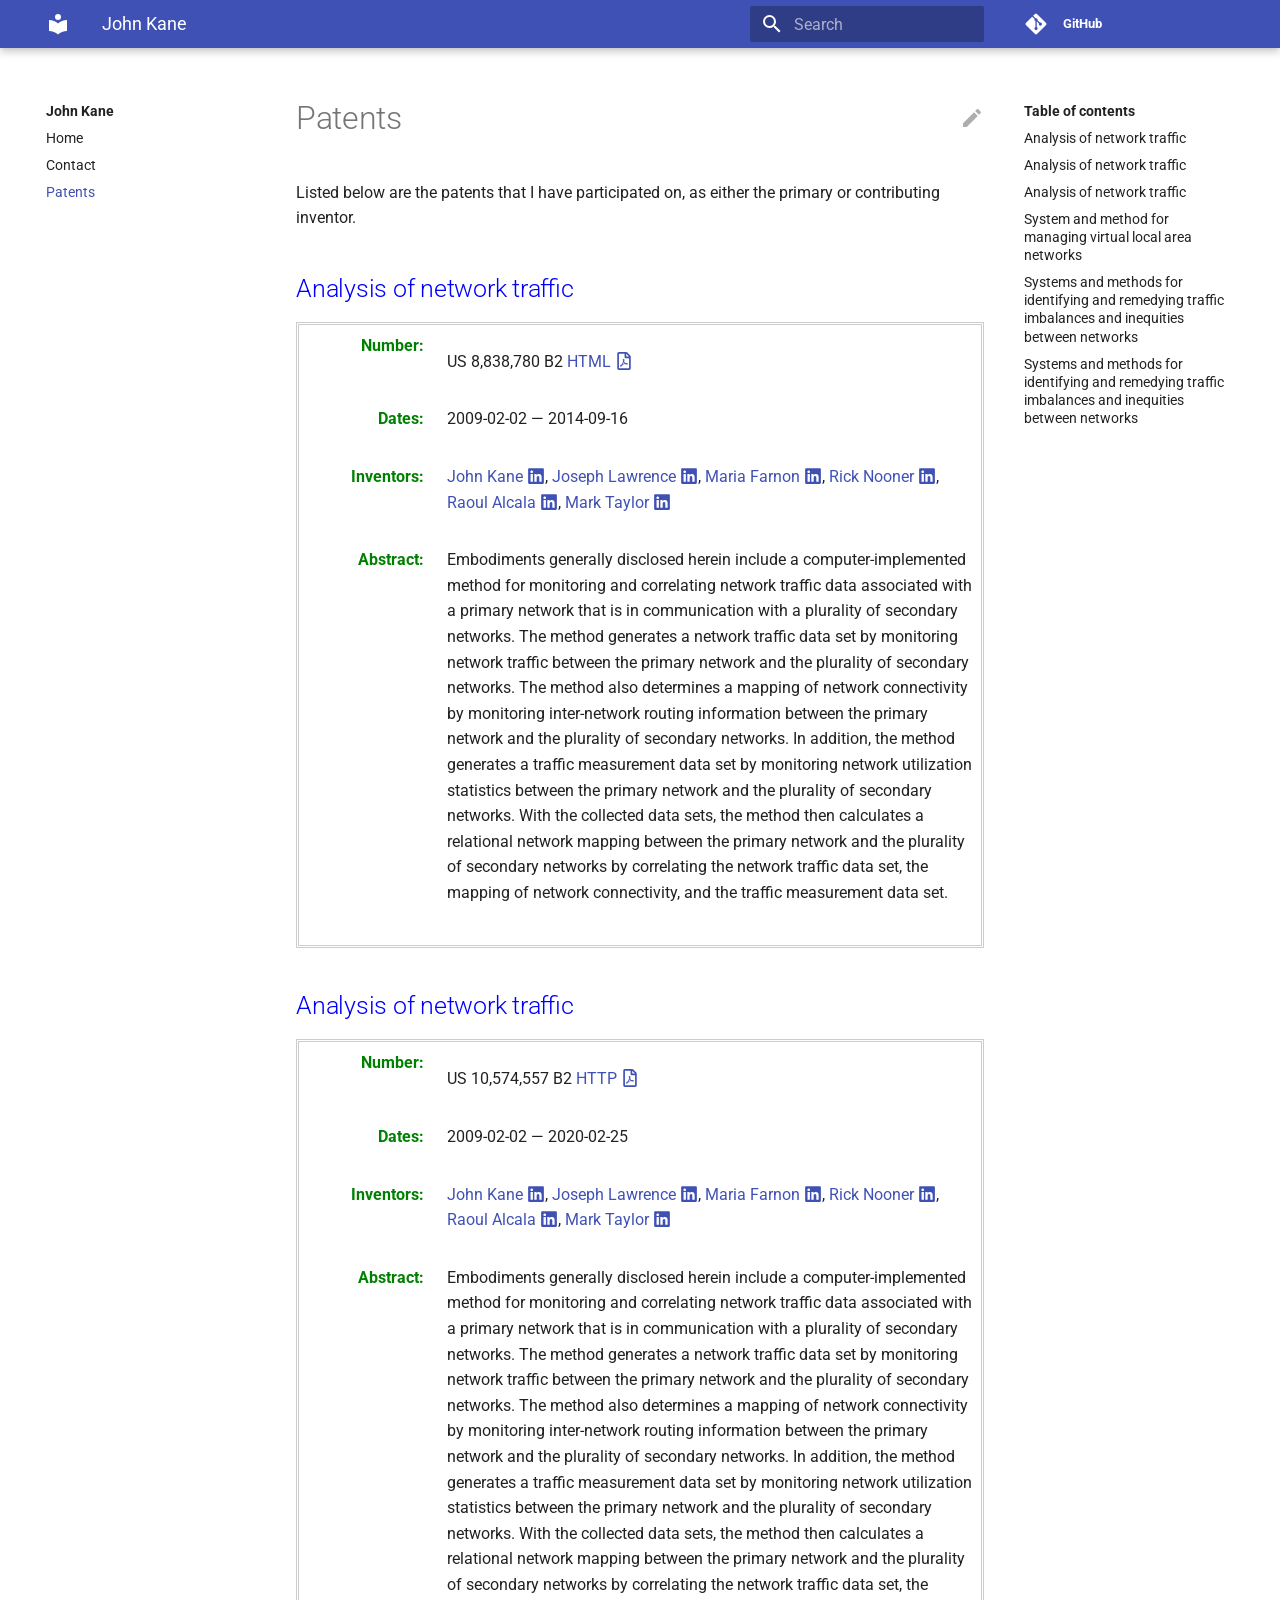
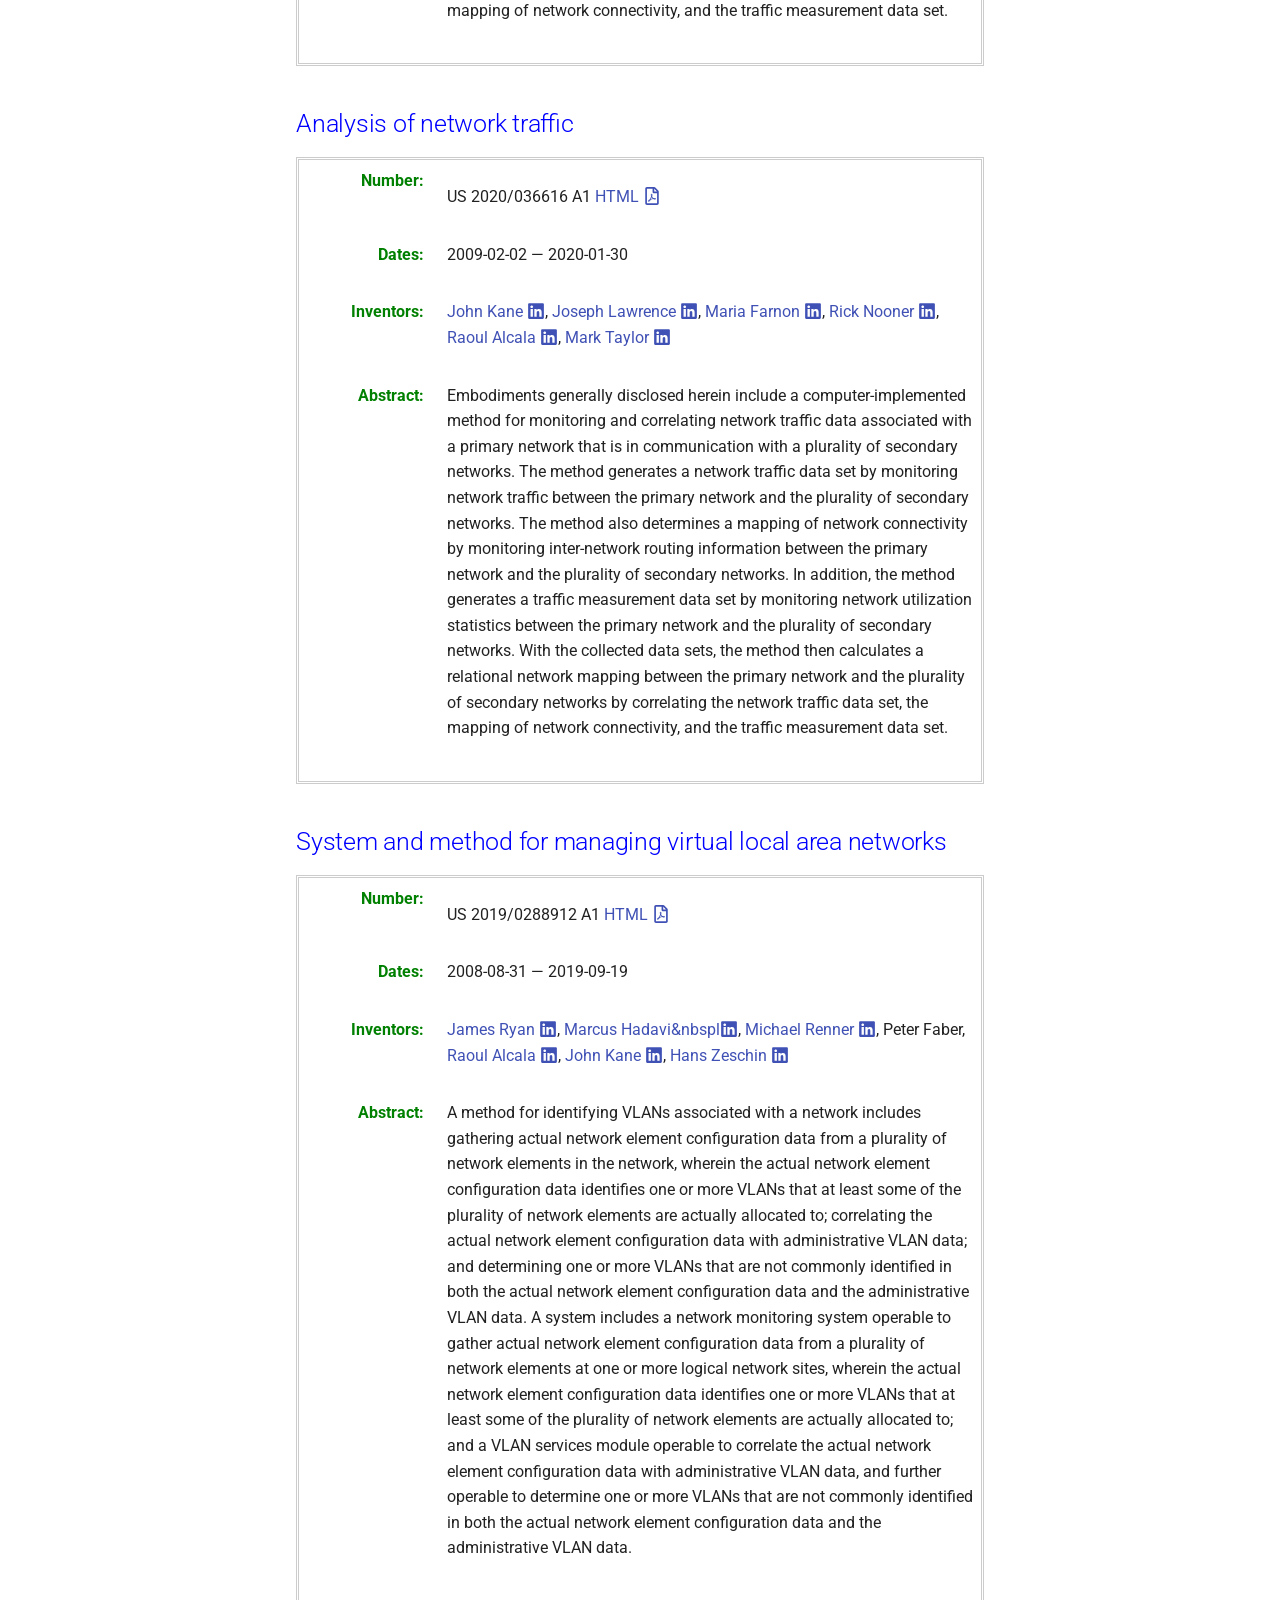
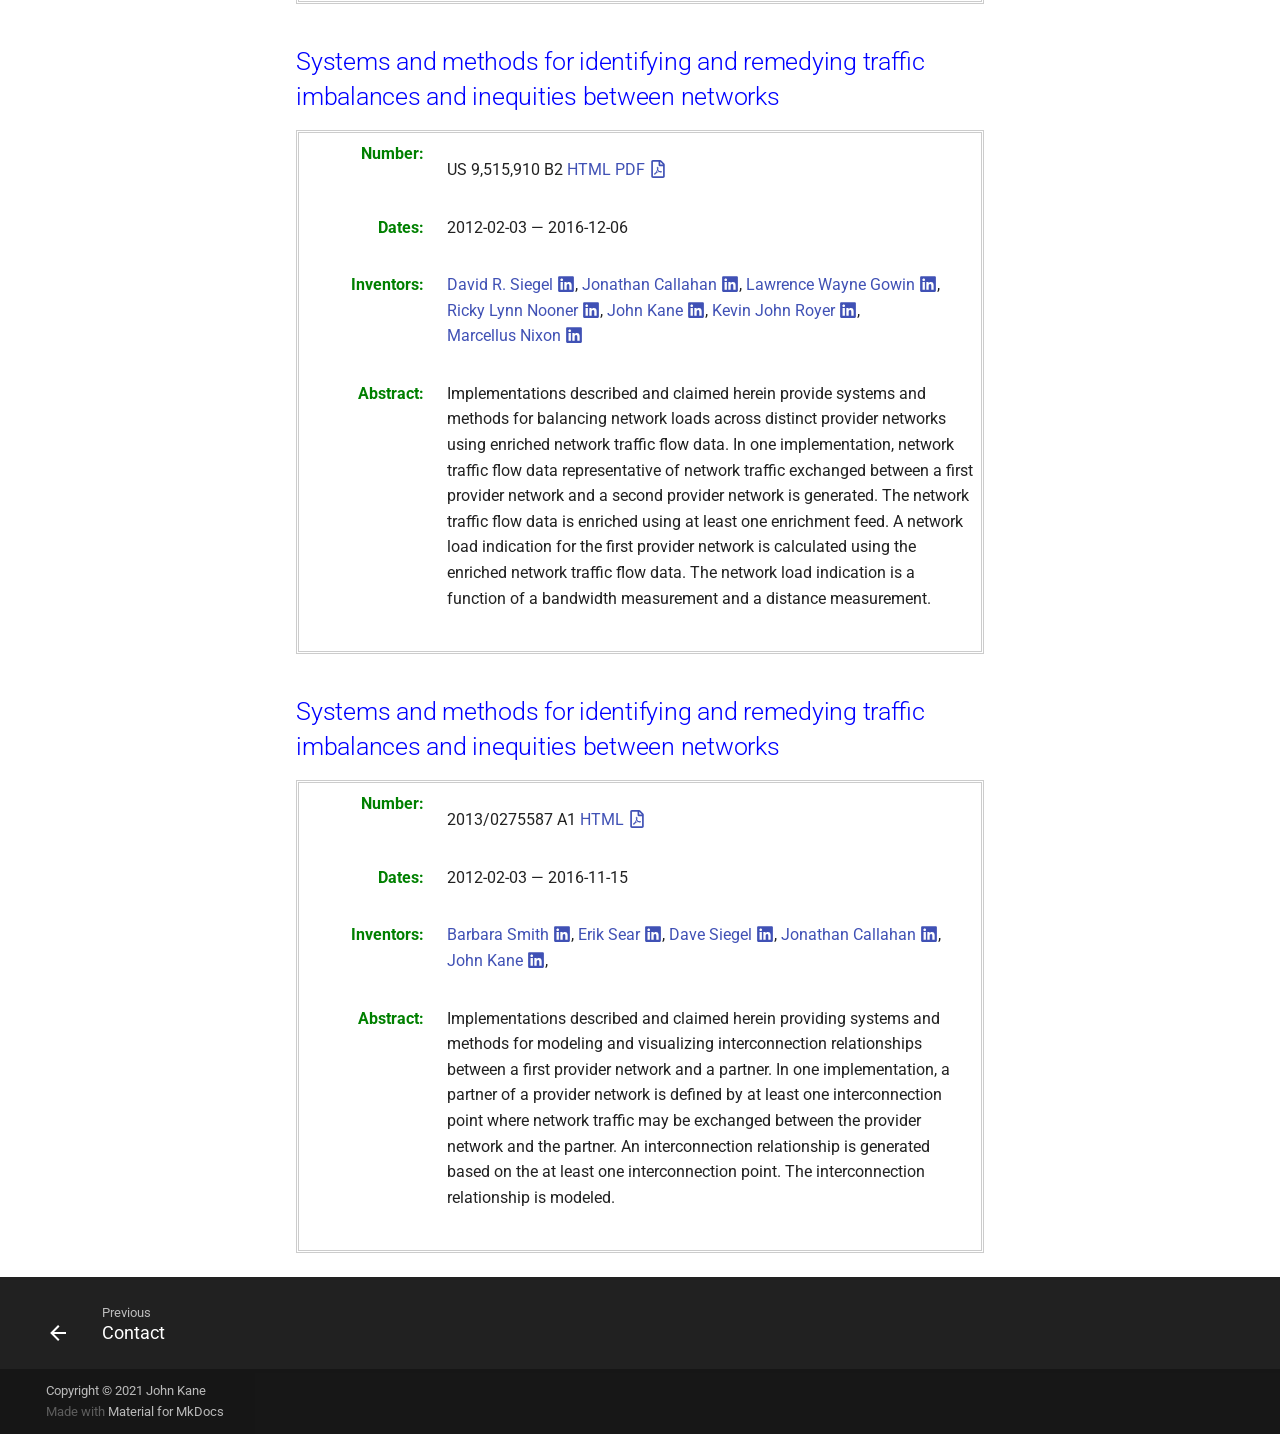
<file: patents/index.html>
<!doctype html>
<html lang="en" class="no-js">
  <head>
    
      <meta charset="utf-8">
      <meta name="viewport" content="width=device-width,initial-scale=1">
      
        <meta name="description" content="John's Personal github site">
      
      
      
        <meta name="author" content="John.Kane@Kane.net">
      
      
        <link rel="canonical" href="https://jkane.info/patents/">
      
      <link rel="shortcut icon" href="../assets/images/favicon.png">
      <meta name="generator" content="mkdocs-1.1.2, mkdocs-material-6.2.8">
    
    
      
        <title>Patents - John Kane</title>
      
    
    
      <link rel="stylesheet" href="../assets/stylesheets/main.cb6bc1d0.min.css">
      
        
        <link rel="stylesheet" href="../assets/stylesheets/palette.39b8e14a.min.css">
        
      
    
    
    
      
        
        <link rel="preconnect" href="https://fonts.gstatic.com" crossorigin>
        <link rel="stylesheet" href="https://fonts.googleapis.com/css?family=Roboto:300,400,400i,700%7CRoboto+Mono&display=fallback">
        <style>body,input{font-family:"Roboto",-apple-system,BlinkMacSystemFont,Helvetica,Arial,sans-serif}code,kbd,pre{font-family:"Roboto Mono",SFMono-Regular,Consolas,Menlo,monospace}</style>
      
    
    
    
      <link rel="stylesheet" href="../styles/extra.css">
    
      <link rel="stylesheet" href="../styles/style.css">
    
    
      
    
    
  </head>
  
  
    
    
    
    
    
    <body dir="ltr" data-md-color-scheme="" data-md-color-primary="none" data-md-color-accent="none">
      
  
    
    <input class="md-toggle" data-md-toggle="drawer" type="checkbox" id="__drawer" autocomplete="off">
    <input class="md-toggle" data-md-toggle="search" type="checkbox" id="__search" autocomplete="off">
    <label class="md-overlay" for="__drawer"></label>
    <div data-md-component="skip">
      
        
        <a href="#patents" class="md-skip">
          Skip to content
        </a>
      
    </div>
    <div data-md-component="announce">
      
    </div>
    
      

<header class="md-header" data-md-component="header">
  <nav class="md-header-nav md-grid" aria-label="Header">
    <a href="https://jkane.info" title="John Kane" class="md-header-nav__button md-logo" aria-label="John Kane">
      
  
  <svg xmlns="http://www.w3.org/2000/svg" viewBox="0 0 24 24"><path d="M12 8a3 3 0 003-3 3 3 0 00-3-3 3 3 0 00-3 3 3 3 0 003 3m0 3.54C9.64 9.35 6.5 8 3 8v11c3.5 0 6.64 1.35 9 3.54 2.36-2.19 5.5-3.54 9-3.54V8c-3.5 0-6.64 1.35-9 3.54z"/></svg>

    </a>
    <label class="md-header-nav__button md-icon" for="__drawer">
      <svg xmlns="http://www.w3.org/2000/svg" viewBox="0 0 24 24"><path d="M3 6h18v2H3V6m0 5h18v2H3v-2m0 5h18v2H3v-2z"/></svg>
    </label>
    <div class="md-header-nav__title" data-md-component="header-title">
      <div class="md-header-nav__ellipsis">
        <div class="md-header-nav__topic">
          <span class="md-ellipsis">
            John Kane
          </span>
        </div>
        <div class="md-header-nav__topic">
          <span class="md-ellipsis">
            
              Patents
            
          </span>
        </div>
      </div>
    </div>
    
      <label class="md-header-nav__button md-icon" for="__search">
        <svg xmlns="http://www.w3.org/2000/svg" viewBox="0 0 24 24"><path d="M9.5 3A6.5 6.5 0 0116 9.5c0 1.61-.59 3.09-1.56 4.23l.27.27h.79l5 5-1.5 1.5-5-5v-.79l-.27-.27A6.516 6.516 0 019.5 16 6.5 6.5 0 013 9.5 6.5 6.5 0 019.5 3m0 2C7 5 5 7 5 9.5S7 14 9.5 14 14 12 14 9.5 12 5 9.5 5z"/></svg>
      </label>
      
<div class="md-search" data-md-component="search" role="dialog">
  <label class="md-search__overlay" for="__search"></label>
  <div class="md-search__inner" role="search">
    <form class="md-search__form" name="search">
      <input type="text" class="md-search__input" name="query" aria-label="Search" placeholder="Search" autocapitalize="off" autocorrect="off" autocomplete="off" spellcheck="false" data-md-component="search-query" data-md-state="active" required>
      <label class="md-search__icon md-icon" for="__search">
        <svg xmlns="http://www.w3.org/2000/svg" viewBox="0 0 24 24"><path d="M9.5 3A6.5 6.5 0 0116 9.5c0 1.61-.59 3.09-1.56 4.23l.27.27h.79l5 5-1.5 1.5-5-5v-.79l-.27-.27A6.516 6.516 0 019.5 16 6.5 6.5 0 013 9.5 6.5 6.5 0 019.5 3m0 2C7 5 5 7 5 9.5S7 14 9.5 14 14 12 14 9.5 12 5 9.5 5z"/></svg>
        <svg xmlns="http://www.w3.org/2000/svg" viewBox="0 0 24 24"><path d="M20 11v2H8l5.5 5.5-1.42 1.42L4.16 12l7.92-7.92L13.5 5.5 8 11h12z"/></svg>
      </label>
      <button type="reset" class="md-search__icon md-icon" aria-label="Clear" data-md-component="search-reset" tabindex="-1">
        <svg xmlns="http://www.w3.org/2000/svg" viewBox="0 0 24 24"><path d="M19 6.41L17.59 5 12 10.59 6.41 5 5 6.41 10.59 12 5 17.59 6.41 19 12 13.41 17.59 19 19 17.59 13.41 12 19 6.41z"/></svg>
      </button>
    </form>
    <div class="md-search__output">
      <div class="md-search__scrollwrap" data-md-scrollfix>
        <div class="md-search-result" data-md-component="search-result">
          <div class="md-search-result__meta">
            Initializing search
          </div>
          <ol class="md-search-result__list"></ol>
        </div>
      </div>
    </div>
  </div>
</div>
    
    
      <div class="md-header-nav__source">
        
<a href="https://github.com/jakane/jakane.github.io/" title="Go to repository" class="md-source">
  <div class="md-source__icon md-icon">
    
    <svg xmlns="http://www.w3.org/2000/svg" viewBox="0 0 448 512"><path d="M439.55 236.05L244 40.45a28.87 28.87 0 00-40.81 0l-40.66 40.63 51.52 51.52c27.06-9.14 52.68 16.77 43.39 43.68l49.66 49.66c34.23-11.8 61.18 31 35.47 56.69-26.49 26.49-70.21-2.87-56-37.34L240.22 199v121.85c25.3 12.54 22.26 41.85 9.08 55a34.34 34.34 0 01-48.55 0c-17.57-17.6-11.07-46.91 11.25-56v-123c-20.8-8.51-24.6-30.74-18.64-45L142.57 101 8.45 235.14a28.86 28.86 0 000 40.81l195.61 195.6a28.86 28.86 0 0040.8 0l194.69-194.69a28.86 28.86 0 000-40.81z"/></svg>
  </div>
  <div class="md-source__repository">
    GitHub
  </div>
</a>
      </div>
    
  </nav>
</header>
    
    <div class="md-container" data-md-component="container">
      
      
        
      
      <main class="md-main" data-md-component="main">
        <div class="md-main__inner md-grid">
          
            
              
              <div class="md-sidebar md-sidebar--primary" data-md-component="navigation" >
                <div class="md-sidebar__scrollwrap">
                  <div class="md-sidebar__inner">
                    




<nav class="md-nav md-nav--primary" aria-label="Navigation" data-md-level="0">
  <label class="md-nav__title" for="__drawer">
    <a href="https://jkane.info" title="John Kane" class="md-nav__button md-logo" aria-label="John Kane">
      
  
  <svg xmlns="http://www.w3.org/2000/svg" viewBox="0 0 24 24"><path d="M12 8a3 3 0 003-3 3 3 0 00-3-3 3 3 0 00-3 3 3 3 0 003 3m0 3.54C9.64 9.35 6.5 8 3 8v11c3.5 0 6.64 1.35 9 3.54 2.36-2.19 5.5-3.54 9-3.54V8c-3.5 0-6.64 1.35-9 3.54z"/></svg>

    </a>
    John Kane
  </label>
  
    <div class="md-nav__source">
      
<a href="https://github.com/jakane/jakane.github.io/" title="Go to repository" class="md-source">
  <div class="md-source__icon md-icon">
    
    <svg xmlns="http://www.w3.org/2000/svg" viewBox="0 0 448 512"><path d="M439.55 236.05L244 40.45a28.87 28.87 0 00-40.81 0l-40.66 40.63 51.52 51.52c27.06-9.14 52.68 16.77 43.39 43.68l49.66 49.66c34.23-11.8 61.18 31 35.47 56.69-26.49 26.49-70.21-2.87-56-37.34L240.22 199v121.85c25.3 12.54 22.26 41.85 9.08 55a34.34 34.34 0 01-48.55 0c-17.57-17.6-11.07-46.91 11.25-56v-123c-20.8-8.51-24.6-30.74-18.64-45L142.57 101 8.45 235.14a28.86 28.86 0 000 40.81l195.61 195.6a28.86 28.86 0 0040.8 0l194.69-194.69a28.86 28.86 0 000-40.81z"/></svg>
  </div>
  <div class="md-source__repository">
    GitHub
  </div>
</a>
    </div>
  
  <ul class="md-nav__list" data-md-scrollfix>
    
      
      
      

  
  
  
    <li class="md-nav__item">
      <a href=".." class="md-nav__link">
        Home
      </a>
    </li>
  

    
      
      
      

  
  
  
    <li class="md-nav__item">
      <a href="../contact/" class="md-nav__link">
        Contact
      </a>
    </li>
  

    
      
      
      

  
  
    
  
  
    <li class="md-nav__item md-nav__item--active">
      
      <input class="md-nav__toggle md-toggle" data-md-toggle="toc" type="checkbox" id="__toc">
      
        
      
      
        <label class="md-nav__link md-nav__link--active" for="__toc">
          Patents
          <span class="md-nav__icon md-icon"></span>
        </label>
      
      <a href="./" class="md-nav__link md-nav__link--active">
        Patents
      </a>
      
        
<nav class="md-nav md-nav--secondary" aria-label="Table of contents">
  
  
    
  
  
    <label class="md-nav__title" for="__toc">
      <span class="md-nav__icon md-icon"></span>
      Table of contents
    </label>
    <ul class="md-nav__list" data-md-scrollfix>
      
        <li class="md-nav__item">
  <a href="#analysis_of_network_traffic" class="md-nav__link">
    Analysis of network traffic
  </a>
  
</li>
      
        <li class="md-nav__item">
  <a href="#analysis_of_network_traffic_1" class="md-nav__link">
    Analysis of network traffic
  </a>
  
</li>
      
        <li class="md-nav__item">
  <a href="#analysis_of_network_traffic_2" class="md-nav__link">
    Analysis of network traffic
  </a>
  
</li>
      
        <li class="md-nav__item">
  <a href="#system_and_method_for_managing_virtual_local_area_networks" class="md-nav__link">
    System and method for managing virtual local area networks
  </a>
  
</li>
      
        <li class="md-nav__item">
  <a href="#systems_and_methods_for_identifying_and_remedying_traffic_imbalances_and_inequities_between_networks" class="md-nav__link">
    Systems and methods for identifying and remedying traffic imbalances and inequities between networks
  </a>
  
</li>
      
        <li class="md-nav__item">
  <a href="#systems_and_methods_for_identifying_and_remedying_traffic_imbalances_and_inequities_between_networks_1" class="md-nav__link">
    Systems and methods for identifying and remedying traffic imbalances and inequities between networks
  </a>
  
</li>
      
    </ul>
  
</nav>
      
    </li>
  

    
  </ul>
</nav>
                  </div>
                </div>
              </div>
            
            
              
              <div class="md-sidebar md-sidebar--secondary" data-md-component="toc" >
                <div class="md-sidebar__scrollwrap">
                  <div class="md-sidebar__inner">
                    
<nav class="md-nav md-nav--secondary" aria-label="Table of contents">
  
  
    
  
  
    <label class="md-nav__title" for="__toc">
      <span class="md-nav__icon md-icon"></span>
      Table of contents
    </label>
    <ul class="md-nav__list" data-md-scrollfix>
      
        <li class="md-nav__item">
  <a href="#analysis_of_network_traffic" class="md-nav__link">
    Analysis of network traffic
  </a>
  
</li>
      
        <li class="md-nav__item">
  <a href="#analysis_of_network_traffic_1" class="md-nav__link">
    Analysis of network traffic
  </a>
  
</li>
      
        <li class="md-nav__item">
  <a href="#analysis_of_network_traffic_2" class="md-nav__link">
    Analysis of network traffic
  </a>
  
</li>
      
        <li class="md-nav__item">
  <a href="#system_and_method_for_managing_virtual_local_area_networks" class="md-nav__link">
    System and method for managing virtual local area networks
  </a>
  
</li>
      
        <li class="md-nav__item">
  <a href="#systems_and_methods_for_identifying_and_remedying_traffic_imbalances_and_inequities_between_networks" class="md-nav__link">
    Systems and methods for identifying and remedying traffic imbalances and inequities between networks
  </a>
  
</li>
      
        <li class="md-nav__item">
  <a href="#systems_and_methods_for_identifying_and_remedying_traffic_imbalances_and_inequities_between_networks_1" class="md-nav__link">
    Systems and methods for identifying and remedying traffic imbalances and inequities between networks
  </a>
  
</li>
      
    </ul>
  
</nav>
                  </div>
                </div>
              </div>
            
          
          <div class="md-content">
            <article class="md-content__inner md-typeset">
              
                
                  <a href="https://github.com/jakane/jakane.github.io/edit/main/docs/patents.md" title="Edit this page" class="md-content__button md-icon">
                    <svg xmlns="http://www.w3.org/2000/svg" viewBox="0 0 24 24"><path d="M20.71 7.04c.39-.39.39-1.04 0-1.41l-2.34-2.34c-.37-.39-1.02-.39-1.41 0l-1.84 1.83 3.75 3.75M3 17.25V21h3.75L17.81 9.93l-3.75-3.75L3 17.25z"/></svg>
                  </a>
                
                
                <h1 id="patents">Patents<a class="headerlink" href="#patents" title="Permanent link">#</a></h1>
<p>Listed below are the patents that I have participated on, as either
the primary or contributing inventor.</p>
<h2 id="analysis_of_network_traffic">Analysis of network traffic<a class="headerlink" href="#analysis_of_network_traffic" title="Permanent link">#</a></h2>
<dl>
<dt>Number</dt>
<dd>US 8,838,780 B2
<a href="https://patents.google.com/patent/US8838780B2">HTML</a>
<a href="US8838780.pdf"><span class="twemoji"><svg xmlns="http://www.w3.org/2000/svg" viewBox="0 0 384 512"><path d="M369.9 97.9L286 14C277 5 264.8-.1 252.1-.1H48C21.5 0 0 21.5 0 48v416c0 26.5 21.5 48 48 48h288c26.5 0 48-21.5 48-48V131.9c0-12.7-5.1-25-14.1-34zM332.1 128H256V51.9l76.1 76.1zM48 464V48h160v104c0 13.3 10.7 24 24 24h104v288H48zm250.2-143.7c-12.2-12-47-8.7-64.4-6.5-17.2-10.5-28.7-25-36.8-46.3 3.9-16.1 10.1-40.6 5.4-56-4.2-26.2-37.8-23.6-42.6-5.9-4.4 16.1-.4 38.5 7 67.1-10 23.9-24.9 56-35.4 74.4-20 10.3-47 26.2-51 46.2-3.3 15.8 26 55.2 76.1-31.2 22.4-7.4 46.8-16.5 68.4-20.1 18.9 10.2 41 17 55.8 17 25.5 0 28-28.2 17.5-38.7zm-198.1 77.8c5.1-13.7 24.5-29.5 30.4-35-19 30.3-30.4 35.7-30.4 35zm81.6-190.6c7.4 0 6.7 32.1 1.8 40.8-4.4-13.9-4.3-40.8-1.8-40.8zm-24.4 136.6c9.7-16.9 18-37 24.7-54.7 8.3 15.1 18.9 27.2 30.1 35.5-20.8 4.3-38.9 13.1-54.8 19.2zm131.6-5s-5 6-37.3-7.8c35.1-2.6 40.9 5.4 37.3 7.8z"/></svg></span></a></dd>
<dt>Dates</dt>
<dd>2009-02-02 &mdash; 2014-09-16</dd>
<dt>Inventors</dt>
<dd><a href="https://www.linkedin.com/in/johnkane/">John&nbsp;Kane&nbsp;<span class="twemoji"><svg xmlns="http://www.w3.org/2000/svg" viewBox="0 0 448 512"><path d="M416 32H31.9C14.3 32 0 46.5 0 64.3v383.4C0 465.5 14.3 480 31.9 480H416c17.6 0 32-14.5 32-32.3V64.3c0-17.8-14.4-32.3-32-32.3zM135.4 416H69V202.2h66.5V416zm-33.2-243c-21.3 0-38.5-17.3-38.5-38.5S80.9 96 102.2 96c21.2 0 38.5 17.3 38.5 38.5 0 21.3-17.2 38.5-38.5 38.5zm282.1 243h-66.4V312c0-24.8-.5-56.7-34.5-56.7-34.6 0-39.9 27-39.9 54.9V416h-66.4V202.2h63.7v29.2h.9c8.9-16.8 30.6-34.5 62.9-34.5 67.2 0 79.7 44.3 79.7 101.9V416z"/></svg></span></a>,
<a href="https://www.linkedin.com/in/joe-lawrence-177a6314/">Joseph&nbsp;Lawrence&nbsp;<span class="twemoji"><svg xmlns="http://www.w3.org/2000/svg" viewBox="0 0 448 512"><path d="M416 32H31.9C14.3 32 0 46.5 0 64.3v383.4C0 465.5 14.3 480 31.9 480H416c17.6 0 32-14.5 32-32.3V64.3c0-17.8-14.4-32.3-32-32.3zM135.4 416H69V202.2h66.5V416zm-33.2-243c-21.3 0-38.5-17.3-38.5-38.5S80.9 96 102.2 96c21.2 0 38.5 17.3 38.5 38.5 0 21.3-17.2 38.5-38.5 38.5zm282.1 243h-66.4V312c0-24.8-.5-56.7-34.5-56.7-34.6 0-39.9 27-39.9 54.9V416h-66.4V202.2h63.7v29.2h.9c8.9-16.8 30.6-34.5 62.9-34.5 67.2 0 79.7 44.3 79.7 101.9V416z"/></svg></span></a>,
<a href="https://www.linkedin.com/in/mariafarnon/">Maria&nbsp;Farnon&nbsp;<span class="twemoji"><svg xmlns="http://www.w3.org/2000/svg" viewBox="0 0 448 512"><path d="M416 32H31.9C14.3 32 0 46.5 0 64.3v383.4C0 465.5 14.3 480 31.9 480H416c17.6 0 32-14.5 32-32.3V64.3c0-17.8-14.4-32.3-32-32.3zM135.4 416H69V202.2h66.5V416zm-33.2-243c-21.3 0-38.5-17.3-38.5-38.5S80.9 96 102.2 96c21.2 0 38.5 17.3 38.5 38.5 0 21.3-17.2 38.5-38.5 38.5zm282.1 243h-66.4V312c0-24.8-.5-56.7-34.5-56.7-34.6 0-39.9 27-39.9 54.9V416h-66.4V202.2h63.7v29.2h.9c8.9-16.8 30.6-34.5 62.9-34.5 67.2 0 79.7 44.3 79.7 101.9V416z"/></svg></span></a>,
<a href="https://www.linkedin.com/in/ricknooner/">Rick&nbsp;Nooner&nbsp;<span class="twemoji"><svg xmlns="http://www.w3.org/2000/svg" viewBox="0 0 448 512"><path d="M416 32H31.9C14.3 32 0 46.5 0 64.3v383.4C0 465.5 14.3 480 31.9 480H416c17.6 0 32-14.5 32-32.3V64.3c0-17.8-14.4-32.3-32-32.3zM135.4 416H69V202.2h66.5V416zm-33.2-243c-21.3 0-38.5-17.3-38.5-38.5S80.9 96 102.2 96c21.2 0 38.5 17.3 38.5 38.5 0 21.3-17.2 38.5-38.5 38.5zm282.1 243h-66.4V312c0-24.8-.5-56.7-34.5-56.7-34.6 0-39.9 27-39.9 54.9V416h-66.4V202.2h63.7v29.2h.9c8.9-16.8 30.6-34.5 62.9-34.5 67.2 0 79.7 44.3 79.7 101.9V416z"/></svg></span></a>,
<a href="https://www.linkedin.com/in/royalcala/">Raoul&nbsp;Alcala&nbsp;<span class="twemoji"><svg xmlns="http://www.w3.org/2000/svg" viewBox="0 0 448 512"><path d="M416 32H31.9C14.3 32 0 46.5 0 64.3v383.4C0 465.5 14.3 480 31.9 480H416c17.6 0 32-14.5 32-32.3V64.3c0-17.8-14.4-32.3-32-32.3zM135.4 416H69V202.2h66.5V416zm-33.2-243c-21.3 0-38.5-17.3-38.5-38.5S80.9 96 102.2 96c21.2 0 38.5 17.3 38.5 38.5 0 21.3-17.2 38.5-38.5 38.5zm282.1 243h-66.4V312c0-24.8-.5-56.7-34.5-56.7-34.6 0-39.9 27-39.9 54.9V416h-66.4V202.2h63.7v29.2h.9c8.9-16.8 30.6-34.5 62.9-34.5 67.2 0 79.7 44.3 79.7 101.9V416z"/></svg></span></a>,
<a href="https://www.linkedin.com/in/markjtaylor/">Mark&nbsp;Taylor&nbsp;<span class="twemoji"><svg xmlns="http://www.w3.org/2000/svg" viewBox="0 0 448 512"><path d="M416 32H31.9C14.3 32 0 46.5 0 64.3v383.4C0 465.5 14.3 480 31.9 480H416c17.6 0 32-14.5 32-32.3V64.3c0-17.8-14.4-32.3-32-32.3zM135.4 416H69V202.2h66.5V416zm-33.2-243c-21.3 0-38.5-17.3-38.5-38.5S80.9 96 102.2 96c21.2 0 38.5 17.3 38.5 38.5 0 21.3-17.2 38.5-38.5 38.5zm282.1 243h-66.4V312c0-24.8-.5-56.7-34.5-56.7-34.6 0-39.9 27-39.9 54.9V416h-66.4V202.2h63.7v29.2h.9c8.9-16.8 30.6-34.5 62.9-34.5 67.2 0 79.7 44.3 79.7 101.9V416z"/></svg></span></a></dd>
<dt>Abstract</dt>
<dd>Embodiments generally disclosed herein include a computer-implemented
method for monitoring and correlating network traffic data associated with
a primary network that is in communication with a plurality of secondary
networks. The method generates a network traffic data set by monitoring
network traffic between the primary network and the plurality of secondary
networks.  The method also determines a mapping of network connectivity by
monitoring inter-network routing information between the primary network
and the plurality of secondary networks. In addition, the method generates
a traffic measurement data set by monitoring network utilization statistics
between the primary network and the plurality of secondary networks. With
the collected data sets, the method then calculates a relational network
mapping between the primary network and the plurality of secondary networks
by correlating the network traffic data set, the mapping of network
connectivity, and the traffic measurement data set.</dd>
</dl>
<h2 id="analysis_of_network_traffic_1">Analysis of network traffic<a class="headerlink" href="#analysis_of_network_traffic_1" title="Permanent link">#</a></h2>
<dl>
<dt>Number</dt>
<dd>US 10,574,557 B2
<a href="https://patents.google.com/patent/US10574557B2">HTTP</a>
<a href="US10574557.pdf"><span class="twemoji"><svg xmlns="http://www.w3.org/2000/svg" viewBox="0 0 384 512"><path d="M369.9 97.9L286 14C277 5 264.8-.1 252.1-.1H48C21.5 0 0 21.5 0 48v416c0 26.5 21.5 48 48 48h288c26.5 0 48-21.5 48-48V131.9c0-12.7-5.1-25-14.1-34zM332.1 128H256V51.9l76.1 76.1zM48 464V48h160v104c0 13.3 10.7 24 24 24h104v288H48zm250.2-143.7c-12.2-12-47-8.7-64.4-6.5-17.2-10.5-28.7-25-36.8-46.3 3.9-16.1 10.1-40.6 5.4-56-4.2-26.2-37.8-23.6-42.6-5.9-4.4 16.1-.4 38.5 7 67.1-10 23.9-24.9 56-35.4 74.4-20 10.3-47 26.2-51 46.2-3.3 15.8 26 55.2 76.1-31.2 22.4-7.4 46.8-16.5 68.4-20.1 18.9 10.2 41 17 55.8 17 25.5 0 28-28.2 17.5-38.7zm-198.1 77.8c5.1-13.7 24.5-29.5 30.4-35-19 30.3-30.4 35.7-30.4 35zm81.6-190.6c7.4 0 6.7 32.1 1.8 40.8-4.4-13.9-4.3-40.8-1.8-40.8zm-24.4 136.6c9.7-16.9 18-37 24.7-54.7 8.3 15.1 18.9 27.2 30.1 35.5-20.8 4.3-38.9 13.1-54.8 19.2zm131.6-5s-5 6-37.3-7.8c35.1-2.6 40.9 5.4 37.3 7.8z"/></svg></span></a></dd>
<dt>Dates</dt>
<dd>2009-02-02 &mdash; 2020-02-25</dd>
<dt>Inventors</dt>
<dd><a href="https://www.linkedin.com/in/johnkane/">John&nbsp;Kane&nbsp;<span class="twemoji"><svg xmlns="http://www.w3.org/2000/svg" viewBox="0 0 448 512"><path d="M416 32H31.9C14.3 32 0 46.5 0 64.3v383.4C0 465.5 14.3 480 31.9 480H416c17.6 0 32-14.5 32-32.3V64.3c0-17.8-14.4-32.3-32-32.3zM135.4 416H69V202.2h66.5V416zm-33.2-243c-21.3 0-38.5-17.3-38.5-38.5S80.9 96 102.2 96c21.2 0 38.5 17.3 38.5 38.5 0 21.3-17.2 38.5-38.5 38.5zm282.1 243h-66.4V312c0-24.8-.5-56.7-34.5-56.7-34.6 0-39.9 27-39.9 54.9V416h-66.4V202.2h63.7v29.2h.9c8.9-16.8 30.6-34.5 62.9-34.5 67.2 0 79.7 44.3 79.7 101.9V416z"/></svg></span></a>,
<a href="https://www.linkedin.com/in/joe-lawrence-177a6314/">Joseph&nbsp;Lawrence&nbsp;<span class="twemoji"><svg xmlns="http://www.w3.org/2000/svg" viewBox="0 0 448 512"><path d="M416 32H31.9C14.3 32 0 46.5 0 64.3v383.4C0 465.5 14.3 480 31.9 480H416c17.6 0 32-14.5 32-32.3V64.3c0-17.8-14.4-32.3-32-32.3zM135.4 416H69V202.2h66.5V416zm-33.2-243c-21.3 0-38.5-17.3-38.5-38.5S80.9 96 102.2 96c21.2 0 38.5 17.3 38.5 38.5 0 21.3-17.2 38.5-38.5 38.5zm282.1 243h-66.4V312c0-24.8-.5-56.7-34.5-56.7-34.6 0-39.9 27-39.9 54.9V416h-66.4V202.2h63.7v29.2h.9c8.9-16.8 30.6-34.5 62.9-34.5 67.2 0 79.7 44.3 79.7 101.9V416z"/></svg></span></a>,
<a href="https://www.linkedin.com/in/mariafarnon/">Maria&nbsp;Farnon&nbsp;<span class="twemoji"><svg xmlns="http://www.w3.org/2000/svg" viewBox="0 0 448 512"><path d="M416 32H31.9C14.3 32 0 46.5 0 64.3v383.4C0 465.5 14.3 480 31.9 480H416c17.6 0 32-14.5 32-32.3V64.3c0-17.8-14.4-32.3-32-32.3zM135.4 416H69V202.2h66.5V416zm-33.2-243c-21.3 0-38.5-17.3-38.5-38.5S80.9 96 102.2 96c21.2 0 38.5 17.3 38.5 38.5 0 21.3-17.2 38.5-38.5 38.5zm282.1 243h-66.4V312c0-24.8-.5-56.7-34.5-56.7-34.6 0-39.9 27-39.9 54.9V416h-66.4V202.2h63.7v29.2h.9c8.9-16.8 30.6-34.5 62.9-34.5 67.2 0 79.7 44.3 79.7 101.9V416z"/></svg></span></a>,
<a href="https://www.linkedin.com/in/ricknooner/">Rick&nbsp;Nooner&nbsp;<span class="twemoji"><svg xmlns="http://www.w3.org/2000/svg" viewBox="0 0 448 512"><path d="M416 32H31.9C14.3 32 0 46.5 0 64.3v383.4C0 465.5 14.3 480 31.9 480H416c17.6 0 32-14.5 32-32.3V64.3c0-17.8-14.4-32.3-32-32.3zM135.4 416H69V202.2h66.5V416zm-33.2-243c-21.3 0-38.5-17.3-38.5-38.5S80.9 96 102.2 96c21.2 0 38.5 17.3 38.5 38.5 0 21.3-17.2 38.5-38.5 38.5zm282.1 243h-66.4V312c0-24.8-.5-56.7-34.5-56.7-34.6 0-39.9 27-39.9 54.9V416h-66.4V202.2h63.7v29.2h.9c8.9-16.8 30.6-34.5 62.9-34.5 67.2 0 79.7 44.3 79.7 101.9V416z"/></svg></span></a>,
<a href="https://www.linkedin.com/in/royalcala/">Raoul&nbsp;Alcala&nbsp;<span class="twemoji"><svg xmlns="http://www.w3.org/2000/svg" viewBox="0 0 448 512"><path d="M416 32H31.9C14.3 32 0 46.5 0 64.3v383.4C0 465.5 14.3 480 31.9 480H416c17.6 0 32-14.5 32-32.3V64.3c0-17.8-14.4-32.3-32-32.3zM135.4 416H69V202.2h66.5V416zm-33.2-243c-21.3 0-38.5-17.3-38.5-38.5S80.9 96 102.2 96c21.2 0 38.5 17.3 38.5 38.5 0 21.3-17.2 38.5-38.5 38.5zm282.1 243h-66.4V312c0-24.8-.5-56.7-34.5-56.7-34.6 0-39.9 27-39.9 54.9V416h-66.4V202.2h63.7v29.2h.9c8.9-16.8 30.6-34.5 62.9-34.5 67.2 0 79.7 44.3 79.7 101.9V416z"/></svg></span></a>,
<a href="https://www.linkedin.com/in/markjtaylor/">Mark&nbsp;Taylor&nbsp;<span class="twemoji"><svg xmlns="http://www.w3.org/2000/svg" viewBox="0 0 448 512"><path d="M416 32H31.9C14.3 32 0 46.5 0 64.3v383.4C0 465.5 14.3 480 31.9 480H416c17.6 0 32-14.5 32-32.3V64.3c0-17.8-14.4-32.3-32-32.3zM135.4 416H69V202.2h66.5V416zm-33.2-243c-21.3 0-38.5-17.3-38.5-38.5S80.9 96 102.2 96c21.2 0 38.5 17.3 38.5 38.5 0 21.3-17.2 38.5-38.5 38.5zm282.1 243h-66.4V312c0-24.8-.5-56.7-34.5-56.7-34.6 0-39.9 27-39.9 54.9V416h-66.4V202.2h63.7v29.2h.9c8.9-16.8 30.6-34.5 62.9-34.5 67.2 0 79.7 44.3 79.7 101.9V416z"/></svg></span></a></dd>
<dt>Abstract</dt>
<dd>Embodiments generally disclosed herein include a computer-implemented
method for monitoring and correlating network traffic data associated with
a primary network that is in communication with a plurality of secondary
networks. The method generates a network traffic data set by monitoring
network traffic between the primary network and the plurality of secondary
networks.  The method also determines a mapping of network connectivity by
monitoring inter-network routing information between the primary network
and the plurality of secondary networks. In addition, the method generates
a traffic measurement data set by monitoring network utilization statistics
between the primary network and the plurality of secondary networks. With
the collected data sets, the method then calculates a relational network
mapping between the primary network and the plurality of secondary networks
by correlating the network traffic data set, the mapping of network
connectivity, and the traffic measurement data set.</dd>
</dl>
<h2 id="analysis_of_network_traffic_2">Analysis of network traffic<a class="headerlink" href="#analysis_of_network_traffic_2" title="Permanent link">#</a></h2>
<dl>
<dt>Number</dt>
<dd>US 2020/036616 A1
<a href="https://patents.google.com/patent/US20200036616A1">HTML</a>
<a href="US20200036616A1.pdf"><span class="twemoji"><svg xmlns="http://www.w3.org/2000/svg" viewBox="0 0 384 512"><path d="M369.9 97.9L286 14C277 5 264.8-.1 252.1-.1H48C21.5 0 0 21.5 0 48v416c0 26.5 21.5 48 48 48h288c26.5 0 48-21.5 48-48V131.9c0-12.7-5.1-25-14.1-34zM332.1 128H256V51.9l76.1 76.1zM48 464V48h160v104c0 13.3 10.7 24 24 24h104v288H48zm250.2-143.7c-12.2-12-47-8.7-64.4-6.5-17.2-10.5-28.7-25-36.8-46.3 3.9-16.1 10.1-40.6 5.4-56-4.2-26.2-37.8-23.6-42.6-5.9-4.4 16.1-.4 38.5 7 67.1-10 23.9-24.9 56-35.4 74.4-20 10.3-47 26.2-51 46.2-3.3 15.8 26 55.2 76.1-31.2 22.4-7.4 46.8-16.5 68.4-20.1 18.9 10.2 41 17 55.8 17 25.5 0 28-28.2 17.5-38.7zm-198.1 77.8c5.1-13.7 24.5-29.5 30.4-35-19 30.3-30.4 35.7-30.4 35zm81.6-190.6c7.4 0 6.7 32.1 1.8 40.8-4.4-13.9-4.3-40.8-1.8-40.8zm-24.4 136.6c9.7-16.9 18-37 24.7-54.7 8.3 15.1 18.9 27.2 30.1 35.5-20.8 4.3-38.9 13.1-54.8 19.2zm131.6-5s-5 6-37.3-7.8c35.1-2.6 40.9 5.4 37.3 7.8z"/></svg></span></a></dd>
<dt>Dates</dt>
<dd>2009-02-02 &mdash; 2020-01-30</dd>
<dt>Inventors</dt>
<dd><a href="https://www.linkedin.com/in/johnkane/">John&nbsp;Kane&nbsp;<span class="twemoji"><svg xmlns="http://www.w3.org/2000/svg" viewBox="0 0 448 512"><path d="M416 32H31.9C14.3 32 0 46.5 0 64.3v383.4C0 465.5 14.3 480 31.9 480H416c17.6 0 32-14.5 32-32.3V64.3c0-17.8-14.4-32.3-32-32.3zM135.4 416H69V202.2h66.5V416zm-33.2-243c-21.3 0-38.5-17.3-38.5-38.5S80.9 96 102.2 96c21.2 0 38.5 17.3 38.5 38.5 0 21.3-17.2 38.5-38.5 38.5zm282.1 243h-66.4V312c0-24.8-.5-56.7-34.5-56.7-34.6 0-39.9 27-39.9 54.9V416h-66.4V202.2h63.7v29.2h.9c8.9-16.8 30.6-34.5 62.9-34.5 67.2 0 79.7 44.3 79.7 101.9V416z"/></svg></span></a>,
<a href="https://www.linkedin.com/in/joe-lawrence-177a6314/">Joseph&nbsp;Lawrence&nbsp;<span class="twemoji"><svg xmlns="http://www.w3.org/2000/svg" viewBox="0 0 448 512"><path d="M416 32H31.9C14.3 32 0 46.5 0 64.3v383.4C0 465.5 14.3 480 31.9 480H416c17.6 0 32-14.5 32-32.3V64.3c0-17.8-14.4-32.3-32-32.3zM135.4 416H69V202.2h66.5V416zm-33.2-243c-21.3 0-38.5-17.3-38.5-38.5S80.9 96 102.2 96c21.2 0 38.5 17.3 38.5 38.5 0 21.3-17.2 38.5-38.5 38.5zm282.1 243h-66.4V312c0-24.8-.5-56.7-34.5-56.7-34.6 0-39.9 27-39.9 54.9V416h-66.4V202.2h63.7v29.2h.9c8.9-16.8 30.6-34.5 62.9-34.5 67.2 0 79.7 44.3 79.7 101.9V416z"/></svg></span></a>,
<a href="https://www.linkedin.com/in/mariafarnon/">Maria&nbsp;Farnon&nbsp;<span class="twemoji"><svg xmlns="http://www.w3.org/2000/svg" viewBox="0 0 448 512"><path d="M416 32H31.9C14.3 32 0 46.5 0 64.3v383.4C0 465.5 14.3 480 31.9 480H416c17.6 0 32-14.5 32-32.3V64.3c0-17.8-14.4-32.3-32-32.3zM135.4 416H69V202.2h66.5V416zm-33.2-243c-21.3 0-38.5-17.3-38.5-38.5S80.9 96 102.2 96c21.2 0 38.5 17.3 38.5 38.5 0 21.3-17.2 38.5-38.5 38.5zm282.1 243h-66.4V312c0-24.8-.5-56.7-34.5-56.7-34.6 0-39.9 27-39.9 54.9V416h-66.4V202.2h63.7v29.2h.9c8.9-16.8 30.6-34.5 62.9-34.5 67.2 0 79.7 44.3 79.7 101.9V416z"/></svg></span></a>,
<a href="https://www.linkedin.com/in/ricknooner/">Rick&nbsp;Nooner&nbsp;<span class="twemoji"><svg xmlns="http://www.w3.org/2000/svg" viewBox="0 0 448 512"><path d="M416 32H31.9C14.3 32 0 46.5 0 64.3v383.4C0 465.5 14.3 480 31.9 480H416c17.6 0 32-14.5 32-32.3V64.3c0-17.8-14.4-32.3-32-32.3zM135.4 416H69V202.2h66.5V416zm-33.2-243c-21.3 0-38.5-17.3-38.5-38.5S80.9 96 102.2 96c21.2 0 38.5 17.3 38.5 38.5 0 21.3-17.2 38.5-38.5 38.5zm282.1 243h-66.4V312c0-24.8-.5-56.7-34.5-56.7-34.6 0-39.9 27-39.9 54.9V416h-66.4V202.2h63.7v29.2h.9c8.9-16.8 30.6-34.5 62.9-34.5 67.2 0 79.7 44.3 79.7 101.9V416z"/></svg></span></a>,
<a href="https://www.linkedin.com/in/royalcala/">Raoul&nbsp;Alcala&nbsp;<span class="twemoji"><svg xmlns="http://www.w3.org/2000/svg" viewBox="0 0 448 512"><path d="M416 32H31.9C14.3 32 0 46.5 0 64.3v383.4C0 465.5 14.3 480 31.9 480H416c17.6 0 32-14.5 32-32.3V64.3c0-17.8-14.4-32.3-32-32.3zM135.4 416H69V202.2h66.5V416zm-33.2-243c-21.3 0-38.5-17.3-38.5-38.5S80.9 96 102.2 96c21.2 0 38.5 17.3 38.5 38.5 0 21.3-17.2 38.5-38.5 38.5zm282.1 243h-66.4V312c0-24.8-.5-56.7-34.5-56.7-34.6 0-39.9 27-39.9 54.9V416h-66.4V202.2h63.7v29.2h.9c8.9-16.8 30.6-34.5 62.9-34.5 67.2 0 79.7 44.3 79.7 101.9V416z"/></svg></span></a>,
<a href="https://www.linkedin.com/in/markjtaylor/">Mark&nbsp;Taylor&nbsp;<span class="twemoji"><svg xmlns="http://www.w3.org/2000/svg" viewBox="0 0 448 512"><path d="M416 32H31.9C14.3 32 0 46.5 0 64.3v383.4C0 465.5 14.3 480 31.9 480H416c17.6 0 32-14.5 32-32.3V64.3c0-17.8-14.4-32.3-32-32.3zM135.4 416H69V202.2h66.5V416zm-33.2-243c-21.3 0-38.5-17.3-38.5-38.5S80.9 96 102.2 96c21.2 0 38.5 17.3 38.5 38.5 0 21.3-17.2 38.5-38.5 38.5zm282.1 243h-66.4V312c0-24.8-.5-56.7-34.5-56.7-34.6 0-39.9 27-39.9 54.9V416h-66.4V202.2h63.7v29.2h.9c8.9-16.8 30.6-34.5 62.9-34.5 67.2 0 79.7 44.3 79.7 101.9V416z"/></svg></span></a></dd>
<dt>Abstract</dt>
<dd>Embodiments generally disclosed herein include a computer-implemented
method for monitoring and correlating network traffic data associated with
a primary network that is in communication with a plurality of secondary
networks. The method generates a network traffic data set by monitoring
network traffic between the primary network and the plurality of secondary
networks.  The method also determines a mapping of network connectivity by
monitoring inter-network routing information between the primary network
and the plurality of secondary networks. In addition, the method generates
a traffic measurement data set by monitoring network utilization statistics
between the primary network and the plurality of secondary networks. With
the collected data sets, the method then calculates a relational network
mapping between the primary network and the plurality of secondary networks
by correlating the network traffic data set, the mapping of network
connectivity, and the traffic measurement data set.</dd>
</dl>
<h2 id="system_and_method_for_managing_virtual_local_area_networks">System and method for managing virtual local area networks<a class="headerlink" href="#system_and_method_for_managing_virtual_local_area_networks" title="Permanent link">#</a></h2>
<dl>
<dt>Number</dt>
<dd>US 2019/0288912 A1
<a href="https://patents.google.com/patent/US20190288912A1">HTML</a>
<a href="US20190288912A1.pdf"><span class="twemoji"><svg xmlns="http://www.w3.org/2000/svg" viewBox="0 0 384 512"><path d="M369.9 97.9L286 14C277 5 264.8-.1 252.1-.1H48C21.5 0 0 21.5 0 48v416c0 26.5 21.5 48 48 48h288c26.5 0 48-21.5 48-48V131.9c0-12.7-5.1-25-14.1-34zM332.1 128H256V51.9l76.1 76.1zM48 464V48h160v104c0 13.3 10.7 24 24 24h104v288H48zm250.2-143.7c-12.2-12-47-8.7-64.4-6.5-17.2-10.5-28.7-25-36.8-46.3 3.9-16.1 10.1-40.6 5.4-56-4.2-26.2-37.8-23.6-42.6-5.9-4.4 16.1-.4 38.5 7 67.1-10 23.9-24.9 56-35.4 74.4-20 10.3-47 26.2-51 46.2-3.3 15.8 26 55.2 76.1-31.2 22.4-7.4 46.8-16.5 68.4-20.1 18.9 10.2 41 17 55.8 17 25.5 0 28-28.2 17.5-38.7zm-198.1 77.8c5.1-13.7 24.5-29.5 30.4-35-19 30.3-30.4 35.7-30.4 35zm81.6-190.6c7.4 0 6.7 32.1 1.8 40.8-4.4-13.9-4.3-40.8-1.8-40.8zm-24.4 136.6c9.7-16.9 18-37 24.7-54.7 8.3 15.1 18.9 27.2 30.1 35.5-20.8 4.3-38.9 13.1-54.8 19.2zm131.6-5s-5 6-37.3-7.8c35.1-2.6 40.9 5.4 37.3 7.8z"/></svg></span></a></dd>
<dt>Dates</dt>
<dd>2008-08-31 &mdash; 2019-09-19</dd>
<dt>Inventors</dt>
<dd><a href="https://www.linkedin.com/in/jamessryan/">James&nbsp;Ryan&nbsp;<span class="twemoji"><svg xmlns="http://www.w3.org/2000/svg" viewBox="0 0 448 512"><path d="M416 32H31.9C14.3 32 0 46.5 0 64.3v383.4C0 465.5 14.3 480 31.9 480H416c17.6 0 32-14.5 32-32.3V64.3c0-17.8-14.4-32.3-32-32.3zM135.4 416H69V202.2h66.5V416zm-33.2-243c-21.3 0-38.5-17.3-38.5-38.5S80.9 96 102.2 96c21.2 0 38.5 17.3 38.5 38.5 0 21.3-17.2 38.5-38.5 38.5zm282.1 243h-66.4V312c0-24.8-.5-56.7-34.5-56.7-34.6 0-39.9 27-39.9 54.9V416h-66.4V202.2h63.7v29.2h.9c8.9-16.8 30.6-34.5 62.9-34.5 67.2 0 79.7 44.3 79.7 101.9V416z"/></svg></span></a>,
<a href="https://www.linkedin.com/in/marcus-hadavi-a5100ba/">Marcus&nbsp;Hadavi&amp;nbspl<span class="twemoji"><svg xmlns="http://www.w3.org/2000/svg" viewBox="0 0 448 512"><path d="M416 32H31.9C14.3 32 0 46.5 0 64.3v383.4C0 465.5 14.3 480 31.9 480H416c17.6 0 32-14.5 32-32.3V64.3c0-17.8-14.4-32.3-32-32.3zM135.4 416H69V202.2h66.5V416zm-33.2-243c-21.3 0-38.5-17.3-38.5-38.5S80.9 96 102.2 96c21.2 0 38.5 17.3 38.5 38.5 0 21.3-17.2 38.5-38.5 38.5zm282.1 243h-66.4V312c0-24.8-.5-56.7-34.5-56.7-34.6 0-39.9 27-39.9 54.9V416h-66.4V202.2h63.7v29.2h.9c8.9-16.8 30.6-34.5 62.9-34.5 67.2 0 79.7 44.3 79.7 101.9V416z"/></svg></span></a>,
<a href="https://www.linkedin.com/in/michael-renner-42b816/">Michael&nbsp;Renner&nbsp;<span class="twemoji"><svg xmlns="http://www.w3.org/2000/svg" viewBox="0 0 448 512"><path d="M416 32H31.9C14.3 32 0 46.5 0 64.3v383.4C0 465.5 14.3 480 31.9 480H416c17.6 0 32-14.5 32-32.3V64.3c0-17.8-14.4-32.3-32-32.3zM135.4 416H69V202.2h66.5V416zm-33.2-243c-21.3 0-38.5-17.3-38.5-38.5S80.9 96 102.2 96c21.2 0 38.5 17.3 38.5 38.5 0 21.3-17.2 38.5-38.5 38.5zm282.1 243h-66.4V312c0-24.8-.5-56.7-34.5-56.7-34.6 0-39.9 27-39.9 54.9V416h-66.4V202.2h63.7v29.2h.9c8.9-16.8 30.6-34.5 62.9-34.5 67.2 0 79.7 44.3 79.7 101.9V416z"/></svg></span></a>,
Peter Faber,
<a href="https://www.linkedin.com/in/royalcala/">Raoul&nbsp;Alcala&nbsp;<span class="twemoji"><svg xmlns="http://www.w3.org/2000/svg" viewBox="0 0 448 512"><path d="M416 32H31.9C14.3 32 0 46.5 0 64.3v383.4C0 465.5 14.3 480 31.9 480H416c17.6 0 32-14.5 32-32.3V64.3c0-17.8-14.4-32.3-32-32.3zM135.4 416H69V202.2h66.5V416zm-33.2-243c-21.3 0-38.5-17.3-38.5-38.5S80.9 96 102.2 96c21.2 0 38.5 17.3 38.5 38.5 0 21.3-17.2 38.5-38.5 38.5zm282.1 243h-66.4V312c0-24.8-.5-56.7-34.5-56.7-34.6 0-39.9 27-39.9 54.9V416h-66.4V202.2h63.7v29.2h.9c8.9-16.8 30.6-34.5 62.9-34.5 67.2 0 79.7 44.3 79.7 101.9V416z"/></svg></span></a>,
<a href="https://www.linkedin.com/in/johnkane/">John&nbsp;Kane&nbsp;<span class="twemoji"><svg xmlns="http://www.w3.org/2000/svg" viewBox="0 0 448 512"><path d="M416 32H31.9C14.3 32 0 46.5 0 64.3v383.4C0 465.5 14.3 480 31.9 480H416c17.6 0 32-14.5 32-32.3V64.3c0-17.8-14.4-32.3-32-32.3zM135.4 416H69V202.2h66.5V416zm-33.2-243c-21.3 0-38.5-17.3-38.5-38.5S80.9 96 102.2 96c21.2 0 38.5 17.3 38.5 38.5 0 21.3-17.2 38.5-38.5 38.5zm282.1 243h-66.4V312c0-24.8-.5-56.7-34.5-56.7-34.6 0-39.9 27-39.9 54.9V416h-66.4V202.2h63.7v29.2h.9c8.9-16.8 30.6-34.5 62.9-34.5 67.2 0 79.7 44.3 79.7 101.9V416z"/></svg></span></a>,
<a href="https://www.linkedin.com/in/hanszeschin/">Hans&nbsp;Zeschin&nbsp;<span class="twemoji"><svg xmlns="http://www.w3.org/2000/svg" viewBox="0 0 448 512"><path d="M416 32H31.9C14.3 32 0 46.5 0 64.3v383.4C0 465.5 14.3 480 31.9 480H416c17.6 0 32-14.5 32-32.3V64.3c0-17.8-14.4-32.3-32-32.3zM135.4 416H69V202.2h66.5V416zm-33.2-243c-21.3 0-38.5-17.3-38.5-38.5S80.9 96 102.2 96c21.2 0 38.5 17.3 38.5 38.5 0 21.3-17.2 38.5-38.5 38.5zm282.1 243h-66.4V312c0-24.8-.5-56.7-34.5-56.7-34.6 0-39.9 27-39.9 54.9V416h-66.4V202.2h63.7v29.2h.9c8.9-16.8 30.6-34.5 62.9-34.5 67.2 0 79.7 44.3 79.7 101.9V416z"/></svg></span></a></dd>
<dt>Abstract</dt>
<dd>A method for identifying VLANs associated with a network includes gathering
actual network element configuration data from a plurality of network
elements in the network, wherein the actual network element configuration
data identifies one or more VLANs that at least some of the plurality of
network elements are actually allocated to; correlating the actual network
element configuration data with administrative VLAN data; and determining
one or more VLANs that are not commonly identified in both the actual
network element configuration data and the administrative VLAN data. A
system includes a network monitoring system operable to gather actual
network element configuration data from a plurality of network elements at
one or more logical network sites, wherein the actual network element
configuration data identifies one or more VLANs that at least some of the
plurality of network elements are actually allocated to; and a VLAN
services module operable to correlate the actual network element
configuration data with administrative VLAN data, and further operable to
determine one or more VLANs that are not commonly identified in both the
actual network element configuration data and the administrative VLAN data.</dd>
</dl>
<h2 id="systems_and_methods_for_identifying_and_remedying_traffic_imbalances_and_inequities_between_networks">Systems and methods for identifying and remedying traffic imbalances and inequities between networks<a class="headerlink" href="#systems_and_methods_for_identifying_and_remedying_traffic_imbalances_and_inequities_between_networks" title="Permanent link">#</a></h2>
<dl>
<dt>Number</dt>
<dd>US 9,515,910 B2
<a href="https://patents.google.com/patent/US9515910B2">HTML</a>
<a href="US9515910.pdf">PDF <span class="twemoji"><svg xmlns="http://www.w3.org/2000/svg" viewBox="0 0 384 512"><path d="M369.9 97.9L286 14C277 5 264.8-.1 252.1-.1H48C21.5 0 0 21.5 0 48v416c0 26.5 21.5 48 48 48h288c26.5 0 48-21.5 48-48V131.9c0-12.7-5.1-25-14.1-34zM332.1 128H256V51.9l76.1 76.1zM48 464V48h160v104c0 13.3 10.7 24 24 24h104v288H48zm250.2-143.7c-12.2-12-47-8.7-64.4-6.5-17.2-10.5-28.7-25-36.8-46.3 3.9-16.1 10.1-40.6 5.4-56-4.2-26.2-37.8-23.6-42.6-5.9-4.4 16.1-.4 38.5 7 67.1-10 23.9-24.9 56-35.4 74.4-20 10.3-47 26.2-51 46.2-3.3 15.8 26 55.2 76.1-31.2 22.4-7.4 46.8-16.5 68.4-20.1 18.9 10.2 41 17 55.8 17 25.5 0 28-28.2 17.5-38.7zm-198.1 77.8c5.1-13.7 24.5-29.5 30.4-35-19 30.3-30.4 35.7-30.4 35zm81.6-190.6c7.4 0 6.7 32.1 1.8 40.8-4.4-13.9-4.3-40.8-1.8-40.8zm-24.4 136.6c9.7-16.9 18-37 24.7-54.7 8.3 15.1 18.9 27.2 30.1 35.5-20.8 4.3-38.9 13.1-54.8 19.2zm131.6-5s-5 6-37.3-7.8c35.1-2.6 40.9 5.4 37.3 7.8z"/></svg></span></a></dd>
<dt>Dates</dt>
<dd>2012-02-03 &mdash; 2016-12-06</dd>
<dt>Inventors</dt>
<dd><a href="https://www.linkedin.com/in/dsiegel/">David&nbsp;R.&nbsp;Siegel&nbsp;<span class="twemoji"><svg xmlns="http://www.w3.org/2000/svg" viewBox="0 0 448 512"><path d="M416 32H31.9C14.3 32 0 46.5 0 64.3v383.4C0 465.5 14.3 480 31.9 480H416c17.6 0 32-14.5 32-32.3V64.3c0-17.8-14.4-32.3-32-32.3zM135.4 416H69V202.2h66.5V416zm-33.2-243c-21.3 0-38.5-17.3-38.5-38.5S80.9 96 102.2 96c21.2 0 38.5 17.3 38.5 38.5 0 21.3-17.2 38.5-38.5 38.5zm282.1 243h-66.4V312c0-24.8-.5-56.7-34.5-56.7-34.6 0-39.9 27-39.9 54.9V416h-66.4V202.2h63.7v29.2h.9c8.9-16.8 30.6-34.5 62.9-34.5 67.2 0 79.7 44.3 79.7 101.9V416z"/></svg></span></a>,
<a href="https://www.linkedin.com/in/joncallahan/">Jonathan&nbsp;Callahan&nbsp;<span class="twemoji"><svg xmlns="http://www.w3.org/2000/svg" viewBox="0 0 448 512"><path d="M416 32H31.9C14.3 32 0 46.5 0 64.3v383.4C0 465.5 14.3 480 31.9 480H416c17.6 0 32-14.5 32-32.3V64.3c0-17.8-14.4-32.3-32-32.3zM135.4 416H69V202.2h66.5V416zm-33.2-243c-21.3 0-38.5-17.3-38.5-38.5S80.9 96 102.2 96c21.2 0 38.5 17.3 38.5 38.5 0 21.3-17.2 38.5-38.5 38.5zm282.1 243h-66.4V312c0-24.8-.5-56.7-34.5-56.7-34.6 0-39.9 27-39.9 54.9V416h-66.4V202.2h63.7v29.2h.9c8.9-16.8 30.6-34.5 62.9-34.5 67.2 0 79.7 44.3 79.7 101.9V416z"/></svg></span></a>,
<a href="https://www.linkedin.com/in/lawrencegowin/">Lawrence&nbsp;Wayne&nbsp;Gowin&nbsp;<span class="twemoji"><svg xmlns="http://www.w3.org/2000/svg" viewBox="0 0 448 512"><path d="M416 32H31.9C14.3 32 0 46.5 0 64.3v383.4C0 465.5 14.3 480 31.9 480H416c17.6 0 32-14.5 32-32.3V64.3c0-17.8-14.4-32.3-32-32.3zM135.4 416H69V202.2h66.5V416zm-33.2-243c-21.3 0-38.5-17.3-38.5-38.5S80.9 96 102.2 96c21.2 0 38.5 17.3 38.5 38.5 0 21.3-17.2 38.5-38.5 38.5zm282.1 243h-66.4V312c0-24.8-.5-56.7-34.5-56.7-34.6 0-39.9 27-39.9 54.9V416h-66.4V202.2h63.7v29.2h.9c8.9-16.8 30.6-34.5 62.9-34.5 67.2 0 79.7 44.3 79.7 101.9V416z"/></svg></span></a>,
<a href="https://www.linkedin.com/in/ricknooner/">Ricky&nbsp;Lynn&nbsp;Nooner&nbsp;<span class="twemoji"><svg xmlns="http://www.w3.org/2000/svg" viewBox="0 0 448 512"><path d="M416 32H31.9C14.3 32 0 46.5 0 64.3v383.4C0 465.5 14.3 480 31.9 480H416c17.6 0 32-14.5 32-32.3V64.3c0-17.8-14.4-32.3-32-32.3zM135.4 416H69V202.2h66.5V416zm-33.2-243c-21.3 0-38.5-17.3-38.5-38.5S80.9 96 102.2 96c21.2 0 38.5 17.3 38.5 38.5 0 21.3-17.2 38.5-38.5 38.5zm282.1 243h-66.4V312c0-24.8-.5-56.7-34.5-56.7-34.6 0-39.9 27-39.9 54.9V416h-66.4V202.2h63.7v29.2h.9c8.9-16.8 30.6-34.5 62.9-34.5 67.2 0 79.7 44.3 79.7 101.9V416z"/></svg></span></a>,
<a href="https://www.linkedin.com/in/johnkane/">John&nbsp;Kane&nbsp;<span class="twemoji"><svg xmlns="http://www.w3.org/2000/svg" viewBox="0 0 448 512"><path d="M416 32H31.9C14.3 32 0 46.5 0 64.3v383.4C0 465.5 14.3 480 31.9 480H416c17.6 0 32-14.5 32-32.3V64.3c0-17.8-14.4-32.3-32-32.3zM135.4 416H69V202.2h66.5V416zm-33.2-243c-21.3 0-38.5-17.3-38.5-38.5S80.9 96 102.2 96c21.2 0 38.5 17.3 38.5 38.5 0 21.3-17.2 38.5-38.5 38.5zm282.1 243h-66.4V312c0-24.8-.5-56.7-34.5-56.7-34.6 0-39.9 27-39.9 54.9V416h-66.4V202.2h63.7v29.2h.9c8.9-16.8 30.6-34.5 62.9-34.5 67.2 0 79.7 44.3 79.7 101.9V416z"/></svg></span></a>,
<a href="https://www.linkedin.com/in/kevin-royer-bab096b/">Kevin&nbsp;John&nbsp;Royer&nbsp;<span class="twemoji"><svg xmlns="http://www.w3.org/2000/svg" viewBox="0 0 448 512"><path d="M416 32H31.9C14.3 32 0 46.5 0 64.3v383.4C0 465.5 14.3 480 31.9 480H416c17.6 0 32-14.5 32-32.3V64.3c0-17.8-14.4-32.3-32-32.3zM135.4 416H69V202.2h66.5V416zm-33.2-243c-21.3 0-38.5-17.3-38.5-38.5S80.9 96 102.2 96c21.2 0 38.5 17.3 38.5 38.5 0 21.3-17.2 38.5-38.5 38.5zm282.1 243h-66.4V312c0-24.8-.5-56.7-34.5-56.7-34.6 0-39.9 27-39.9 54.9V416h-66.4V202.2h63.7v29.2h.9c8.9-16.8 30.6-34.5 62.9-34.5 67.2 0 79.7 44.3 79.7 101.9V416z"/></svg></span></a>,
<a href="https://www.linkedin.com/in/marcellus-nixon-8395a087/">Marcellus&nbsp;Nixon&nbsp;<span class="twemoji"><svg xmlns="http://www.w3.org/2000/svg" viewBox="0 0 448 512"><path d="M416 32H31.9C14.3 32 0 46.5 0 64.3v383.4C0 465.5 14.3 480 31.9 480H416c17.6 0 32-14.5 32-32.3V64.3c0-17.8-14.4-32.3-32-32.3zM135.4 416H69V202.2h66.5V416zm-33.2-243c-21.3 0-38.5-17.3-38.5-38.5S80.9 96 102.2 96c21.2 0 38.5 17.3 38.5 38.5 0 21.3-17.2 38.5-38.5 38.5zm282.1 243h-66.4V312c0-24.8-.5-56.7-34.5-56.7-34.6 0-39.9 27-39.9 54.9V416h-66.4V202.2h63.7v29.2h.9c8.9-16.8 30.6-34.5 62.9-34.5 67.2 0 79.7 44.3 79.7 101.9V416z"/></svg></span></a></dd>
<dt>Abstract</dt>
<dd>Implementations described and claimed herein provide systems and methods
for balancing network loads across distinct provider networks using
enriched network traffic flow data. In one implementation, network traffic
flow data representative of network traffic exchanged between a first
provider network and a second provider network is generated. The network
traffic flow data is enriched using at least one enrichment feed. A network
load indication for the first provider network is calculated using the
enriched network traffic flow data. The network load indication is a
function of a bandwidth measurement and a distance measurement.</dd>
</dl>
<h2 id="systems_and_methods_for_identifying_and_remedying_traffic_imbalances_and_inequities_between_networks_1">Systems and methods for identifying and remedying traffic imbalances and inequities between networks<a class="headerlink" href="#systems_and_methods_for_identifying_and_remedying_traffic_imbalances_and_inequities_between_networks_1" title="Permanent link">#</a></h2>
<dl>
<dt>Number</dt>
<dd>2013/0275587 A1
<a href="https://patents.google.com/patent/US20130275587A1">HTML</a>
<a href="US20130275587A1.pdf"><span class="twemoji"><svg xmlns="http://www.w3.org/2000/svg" viewBox="0 0 384 512"><path d="M369.9 97.9L286 14C277 5 264.8-.1 252.1-.1H48C21.5 0 0 21.5 0 48v416c0 26.5 21.5 48 48 48h288c26.5 0 48-21.5 48-48V131.9c0-12.7-5.1-25-14.1-34zM332.1 128H256V51.9l76.1 76.1zM48 464V48h160v104c0 13.3 10.7 24 24 24h104v288H48zm250.2-143.7c-12.2-12-47-8.7-64.4-6.5-17.2-10.5-28.7-25-36.8-46.3 3.9-16.1 10.1-40.6 5.4-56-4.2-26.2-37.8-23.6-42.6-5.9-4.4 16.1-.4 38.5 7 67.1-10 23.9-24.9 56-35.4 74.4-20 10.3-47 26.2-51 46.2-3.3 15.8 26 55.2 76.1-31.2 22.4-7.4 46.8-16.5 68.4-20.1 18.9 10.2 41 17 55.8 17 25.5 0 28-28.2 17.5-38.7zm-198.1 77.8c5.1-13.7 24.5-29.5 30.4-35-19 30.3-30.4 35.7-30.4 35zm81.6-190.6c7.4 0 6.7 32.1 1.8 40.8-4.4-13.9-4.3-40.8-1.8-40.8zm-24.4 136.6c9.7-16.9 18-37 24.7-54.7 8.3 15.1 18.9 27.2 30.1 35.5-20.8 4.3-38.9 13.1-54.8 19.2zm131.6-5s-5 6-37.3-7.8c35.1-2.6 40.9 5.4 37.3 7.8z"/></svg></span></a></dd>
<dt>Dates</dt>
<dd>2012-02-03 &mdash; 2016-11-15</dd>
<dt>Inventors</dt>
<dd><a href="https://www.linkedin.com/in/barbarasmithdenvercolorado/">Barbara&nbsp;Smith&nbsp;<span class="twemoji"><svg xmlns="http://www.w3.org/2000/svg" viewBox="0 0 448 512"><path d="M416 32H31.9C14.3 32 0 46.5 0 64.3v383.4C0 465.5 14.3 480 31.9 480H416c17.6 0 32-14.5 32-32.3V64.3c0-17.8-14.4-32.3-32-32.3zM135.4 416H69V202.2h66.5V416zm-33.2-243c-21.3 0-38.5-17.3-38.5-38.5S80.9 96 102.2 96c21.2 0 38.5 17.3 38.5 38.5 0 21.3-17.2 38.5-38.5 38.5zm282.1 243h-66.4V312c0-24.8-.5-56.7-34.5-56.7-34.6 0-39.9 27-39.9 54.9V416h-66.4V202.2h63.7v29.2h.9c8.9-16.8 30.6-34.5 62.9-34.5 67.2 0 79.7 44.3 79.7 101.9V416z"/></svg></span></a>,
<a href="https://www.linkedin.com/in/esear/">Erik&nbsp;Sear&nbsp;<span class="twemoji"><svg xmlns="http://www.w3.org/2000/svg" viewBox="0 0 448 512"><path d="M416 32H31.9C14.3 32 0 46.5 0 64.3v383.4C0 465.5 14.3 480 31.9 480H416c17.6 0 32-14.5 32-32.3V64.3c0-17.8-14.4-32.3-32-32.3zM135.4 416H69V202.2h66.5V416zm-33.2-243c-21.3 0-38.5-17.3-38.5-38.5S80.9 96 102.2 96c21.2 0 38.5 17.3 38.5 38.5 0 21.3-17.2 38.5-38.5 38.5zm282.1 243h-66.4V312c0-24.8-.5-56.7-34.5-56.7-34.6 0-39.9 27-39.9 54.9V416h-66.4V202.2h63.7v29.2h.9c8.9-16.8 30.6-34.5 62.9-34.5 67.2 0 79.7 44.3 79.7 101.9V416z"/></svg></span></a>,
<a href="https://www.linkedin.com/in/dsiegel/">Dave&nbsp;Siegel&nbsp;<span class="twemoji"><svg xmlns="http://www.w3.org/2000/svg" viewBox="0 0 448 512"><path d="M416 32H31.9C14.3 32 0 46.5 0 64.3v383.4C0 465.5 14.3 480 31.9 480H416c17.6 0 32-14.5 32-32.3V64.3c0-17.8-14.4-32.3-32-32.3zM135.4 416H69V202.2h66.5V416zm-33.2-243c-21.3 0-38.5-17.3-38.5-38.5S80.9 96 102.2 96c21.2 0 38.5 17.3 38.5 38.5 0 21.3-17.2 38.5-38.5 38.5zm282.1 243h-66.4V312c0-24.8-.5-56.7-34.5-56.7-34.6 0-39.9 27-39.9 54.9V416h-66.4V202.2h63.7v29.2h.9c8.9-16.8 30.6-34.5 62.9-34.5 67.2 0 79.7 44.3 79.7 101.9V416z"/></svg></span></a>,
<a href="https://www.linkedin.com/in/joncallahan/">Jonathan&nbsp;Callahan&nbsp;<span class="twemoji"><svg xmlns="http://www.w3.org/2000/svg" viewBox="0 0 448 512"><path d="M416 32H31.9C14.3 32 0 46.5 0 64.3v383.4C0 465.5 14.3 480 31.9 480H416c17.6 0 32-14.5 32-32.3V64.3c0-17.8-14.4-32.3-32-32.3zM135.4 416H69V202.2h66.5V416zm-33.2-243c-21.3 0-38.5-17.3-38.5-38.5S80.9 96 102.2 96c21.2 0 38.5 17.3 38.5 38.5 0 21.3-17.2 38.5-38.5 38.5zm282.1 243h-66.4V312c0-24.8-.5-56.7-34.5-56.7-34.6 0-39.9 27-39.9 54.9V416h-66.4V202.2h63.7v29.2h.9c8.9-16.8 30.6-34.5 62.9-34.5 67.2 0 79.7 44.3 79.7 101.9V416z"/></svg></span></a>,
<a href="https://www.linkedin.com/in/johnkane/">John&nbsp;Kane&nbsp;<span class="twemoji"><svg xmlns="http://www.w3.org/2000/svg" viewBox="0 0 448 512"><path d="M416 32H31.9C14.3 32 0 46.5 0 64.3v383.4C0 465.5 14.3 480 31.9 480H416c17.6 0 32-14.5 32-32.3V64.3c0-17.8-14.4-32.3-32-32.3zM135.4 416H69V202.2h66.5V416zm-33.2-243c-21.3 0-38.5-17.3-38.5-38.5S80.9 96 102.2 96c21.2 0 38.5 17.3 38.5 38.5 0 21.3-17.2 38.5-38.5 38.5zm282.1 243h-66.4V312c0-24.8-.5-56.7-34.5-56.7-34.6 0-39.9 27-39.9 54.9V416h-66.4V202.2h63.7v29.2h.9c8.9-16.8 30.6-34.5 62.9-34.5 67.2 0 79.7 44.3 79.7 101.9V416z"/></svg></span></a>,</dd>
<dt>Abstract</dt>
<dd>Implementations described and claimed herein providing systems and methods
for modeling and visualizing interconnection relationships between a first
provider network and a partner. In one implementation, a partner of a
provider network is defined by at least one interconnection point where
network traffic may be exchanged between the provider network and the
partner. An interconnection relationship is generated based on the at least
one interconnection point. The interconnection relationship is modeled.</dd>
</dl>
                
              
              
                


              
            </article>
          </div>
        </div>
      </main>
      
        
<footer class="md-footer">
  
    <div class="md-footer-nav">
      <nav class="md-footer-nav__inner md-grid" aria-label="Footer">
        
          <a href="../contact/" class="md-footer-nav__link md-footer-nav__link--prev" rel="prev">
            <div class="md-footer-nav__button md-icon">
              <svg xmlns="http://www.w3.org/2000/svg" viewBox="0 0 24 24"><path d="M20 11v2H8l5.5 5.5-1.42 1.42L4.16 12l7.92-7.92L13.5 5.5 8 11h12z"/></svg>
            </div>
            <div class="md-footer-nav__title">
              <div class="md-ellipsis">
                <span class="md-footer-nav__direction">
                  Previous
                </span>
                Contact
              </div>
            </div>
          </a>
        
        
      </nav>
    </div>
  
  <div class="md-footer-meta md-typeset">
    <div class="md-footer-meta__inner md-grid">
      <div class="md-footer-copyright">
        
          <div class="md-footer-copyright__highlight">
            Copyright &copy; 2021 <a href="mailto:John.Kane@Kane.net">John Kane</a>
          </div>
        
        Made with
        <a href="https://squidfunk.github.io/mkdocs-material/" target="_blank" rel="noopener">
          Material for MkDocs
        </a>
      </div>
      
    </div>
  </div>
</footer>
      
    </div>
    
      <script src="../assets/javascripts/vendor.18f0862e.min.js"></script>
      <script src="../assets/javascripts/bundle.994580cf.min.js"></script><script id="__lang" type="application/json">{"clipboard.copy": "Copy to clipboard", "clipboard.copied": "Copied to clipboard", "search.config.lang": "en", "search.config.pipeline": "trimmer, stopWordFilter", "search.config.separator": "[\\s\\-]+", "search.placeholder": "Search", "search.result.placeholder": "Type to start searching", "search.result.none": "No matching documents", "search.result.one": "1 matching document", "search.result.other": "# matching documents", "search.result.more.one": "1 more on this page", "search.result.more.other": "# more on this page", "search.result.term.missing": "Missing"}</script>
      
      <script>
        app = initialize({
          base: "..",
          features: [],
          search: Object.assign({
            worker: "../assets/javascripts/worker/search.9c0e82ba.min.js"
          }, typeof search !== "undefined" && search)
        })
      </script>
      
    
  </body>
</html>
</file>
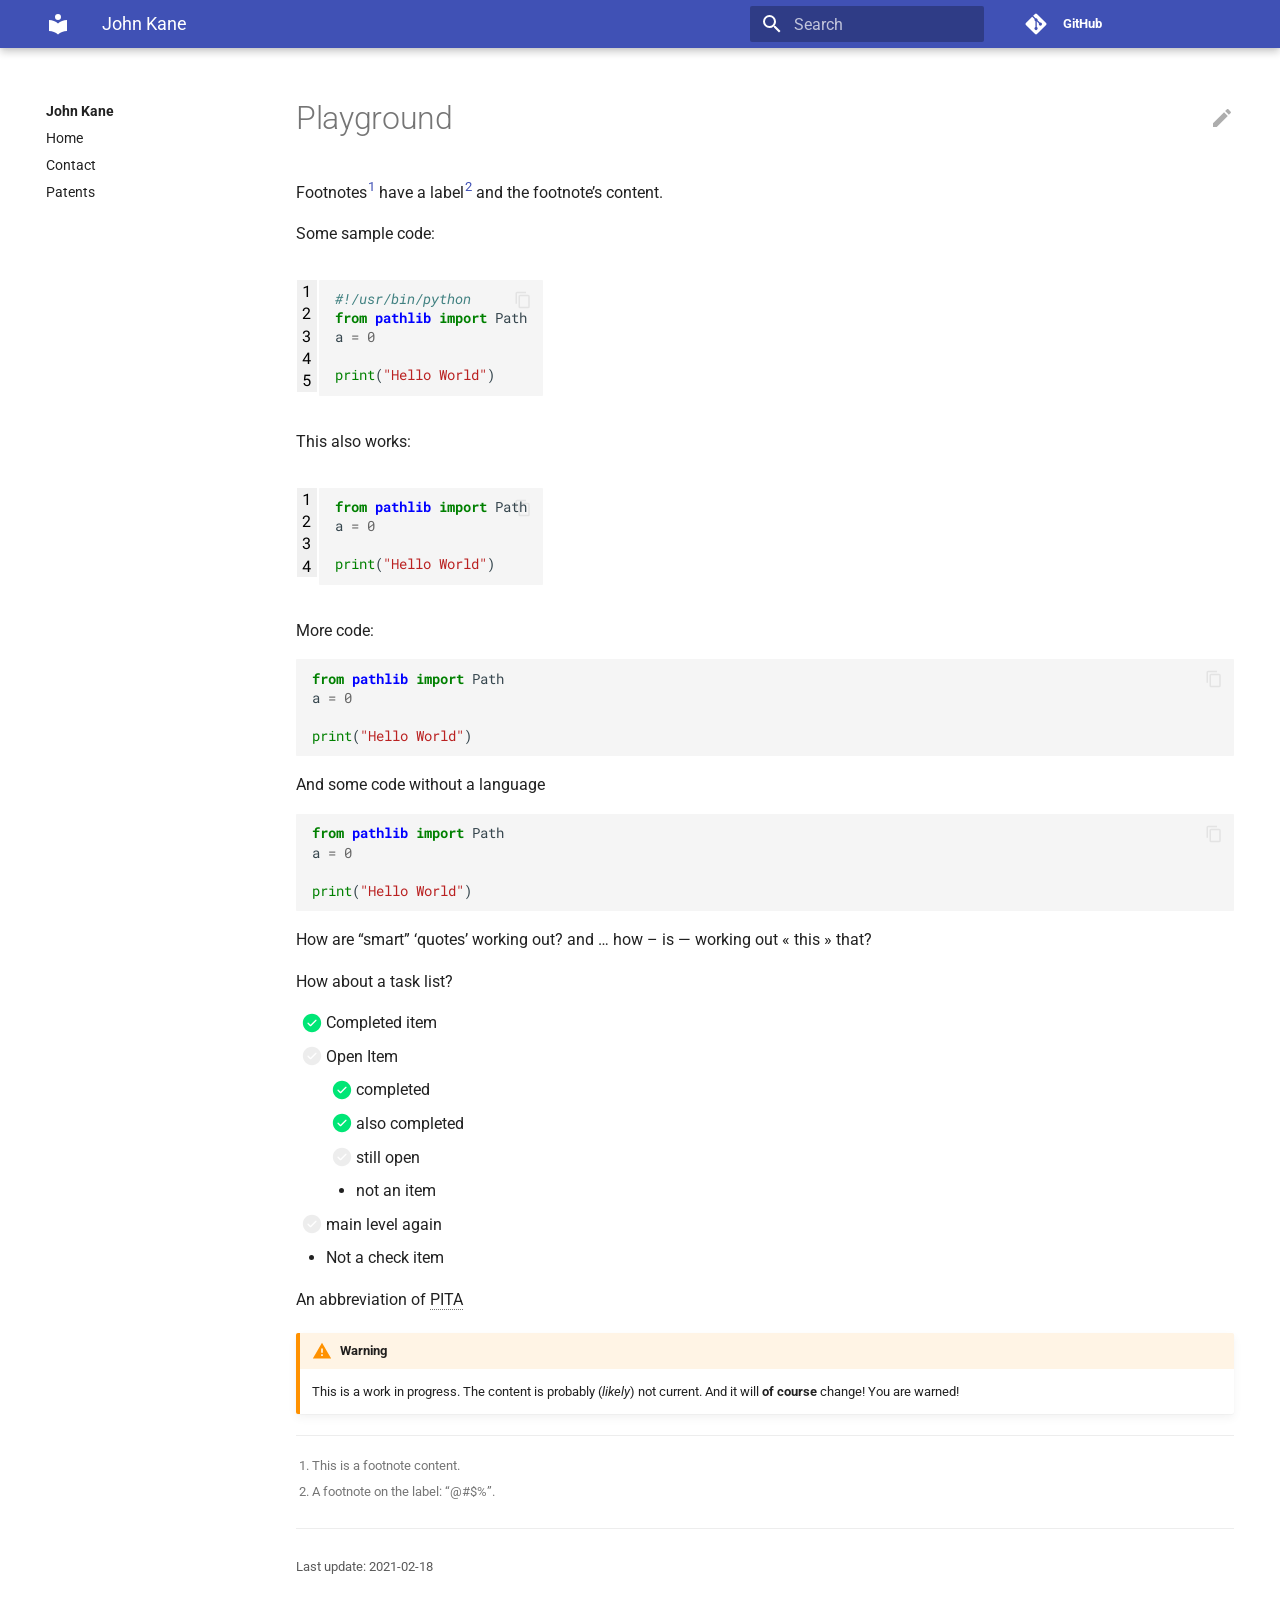
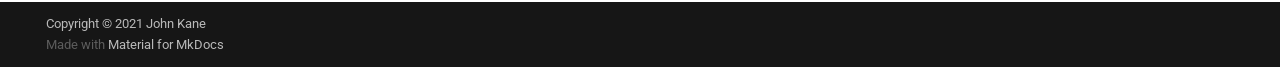
<file: playground/index.html>
<!doctype html>
<html lang="en" class="no-js">
  <head>
    
      <meta charset="utf-8">
      <meta name="viewport" content="width=device-width,initial-scale=1">
      
        <meta name="description" content="John's Personal github site">
      
      
      
        <meta name="author" content="John.Kane@Kane.net">
      
      
        <link rel="canonical" href="https://jkane.info/playground/">
      
      <link rel="shortcut icon" href="../assets/images/favicon.png">
      <meta name="generator" content="mkdocs-1.1.2, mkdocs-material-6.2.8">
    
    
      
        <title>Playground - John Kane</title>
      
    
    
      <link rel="stylesheet" href="../assets/stylesheets/main.cb6bc1d0.min.css">
      
        
        <link rel="stylesheet" href="../assets/stylesheets/palette.39b8e14a.min.css">
        
      
    
    
    
      
        
        <link rel="preconnect" href="https://fonts.gstatic.com" crossorigin>
        <link rel="stylesheet" href="https://fonts.googleapis.com/css?family=Roboto:300,400,400i,700%7CRoboto+Mono&display=fallback">
        <style>body,input{font-family:"Roboto",-apple-system,BlinkMacSystemFont,Helvetica,Arial,sans-serif}code,kbd,pre{font-family:"Roboto Mono",SFMono-Regular,Consolas,Menlo,monospace}</style>
      
    
    
    
      <link rel="stylesheet" href="../stylesheets/extra.css">
    
      <link rel="stylesheet" href="../stylesheets/style.css">
    
    
      
    
    
  </head>
  
  
    
    
    
    
    
    <body dir="ltr" data-md-color-scheme="" data-md-color-primary="none" data-md-color-accent="none">
      
  
    
    <input class="md-toggle" data-md-toggle="drawer" type="checkbox" id="__drawer" autocomplete="off">
    <input class="md-toggle" data-md-toggle="search" type="checkbox" id="__search" autocomplete="off">
    <label class="md-overlay" for="__drawer"></label>
    <div data-md-component="skip">
      
    </div>
    <div data-md-component="announce">
      
    </div>
    
      

<header class="md-header" data-md-component="header">
  <nav class="md-header-nav md-grid" aria-label="Header">
    <a href="https://jkane.info" title="John Kane" class="md-header-nav__button md-logo" aria-label="John Kane">
      
  
  <svg xmlns="http://www.w3.org/2000/svg" viewBox="0 0 24 24"><path d="M12 8a3 3 0 003-3 3 3 0 00-3-3 3 3 0 00-3 3 3 3 0 003 3m0 3.54C9.64 9.35 6.5 8 3 8v11c3.5 0 6.64 1.35 9 3.54 2.36-2.19 5.5-3.54 9-3.54V8c-3.5 0-6.64 1.35-9 3.54z"/></svg>

    </a>
    <label class="md-header-nav__button md-icon" for="__drawer">
      <svg xmlns="http://www.w3.org/2000/svg" viewBox="0 0 24 24"><path d="M3 6h18v2H3V6m0 5h18v2H3v-2m0 5h18v2H3v-2z"/></svg>
    </label>
    <div class="md-header-nav__title" data-md-component="header-title">
      <div class="md-header-nav__ellipsis">
        <div class="md-header-nav__topic">
          <span class="md-ellipsis">
            John Kane
          </span>
        </div>
        <div class="md-header-nav__topic">
          <span class="md-ellipsis">
            
              Playground
            
          </span>
        </div>
      </div>
    </div>
    
      <label class="md-header-nav__button md-icon" for="__search">
        <svg xmlns="http://www.w3.org/2000/svg" viewBox="0 0 24 24"><path d="M9.5 3A6.5 6.5 0 0116 9.5c0 1.61-.59 3.09-1.56 4.23l.27.27h.79l5 5-1.5 1.5-5-5v-.79l-.27-.27A6.516 6.516 0 019.5 16 6.5 6.5 0 013 9.5 6.5 6.5 0 019.5 3m0 2C7 5 5 7 5 9.5S7 14 9.5 14 14 12 14 9.5 12 5 9.5 5z"/></svg>
      </label>
      
<div class="md-search" data-md-component="search" role="dialog">
  <label class="md-search__overlay" for="__search"></label>
  <div class="md-search__inner" role="search">
    <form class="md-search__form" name="search">
      <input type="text" class="md-search__input" name="query" aria-label="Search" placeholder="Search" autocapitalize="off" autocorrect="off" autocomplete="off" spellcheck="false" data-md-component="search-query" data-md-state="active" required>
      <label class="md-search__icon md-icon" for="__search">
        <svg xmlns="http://www.w3.org/2000/svg" viewBox="0 0 24 24"><path d="M9.5 3A6.5 6.5 0 0116 9.5c0 1.61-.59 3.09-1.56 4.23l.27.27h.79l5 5-1.5 1.5-5-5v-.79l-.27-.27A6.516 6.516 0 019.5 16 6.5 6.5 0 013 9.5 6.5 6.5 0 019.5 3m0 2C7 5 5 7 5 9.5S7 14 9.5 14 14 12 14 9.5 12 5 9.5 5z"/></svg>
        <svg xmlns="http://www.w3.org/2000/svg" viewBox="0 0 24 24"><path d="M20 11v2H8l5.5 5.5-1.42 1.42L4.16 12l7.92-7.92L13.5 5.5 8 11h12z"/></svg>
      </label>
      <button type="reset" class="md-search__icon md-icon" aria-label="Clear" data-md-component="search-reset" tabindex="-1">
        <svg xmlns="http://www.w3.org/2000/svg" viewBox="0 0 24 24"><path d="M19 6.41L17.59 5 12 10.59 6.41 5 5 6.41 10.59 12 5 17.59 6.41 19 12 13.41 17.59 19 19 17.59 13.41 12 19 6.41z"/></svg>
      </button>
    </form>
    <div class="md-search__output">
      <div class="md-search__scrollwrap" data-md-scrollfix>
        <div class="md-search-result" data-md-component="search-result">
          <div class="md-search-result__meta">
            Initializing search
          </div>
          <ol class="md-search-result__list"></ol>
        </div>
      </div>
    </div>
  </div>
</div>
    
    
      <div class="md-header-nav__source">
        
<a href="https://github.com/jakane/jakane.github.io/" title="Go to repository" class="md-source">
  <div class="md-source__icon md-icon">
    
    <svg xmlns="http://www.w3.org/2000/svg" viewBox="0 0 448 512"><path d="M439.55 236.05L244 40.45a28.87 28.87 0 00-40.81 0l-40.66 40.63 51.52 51.52c27.06-9.14 52.68 16.77 43.39 43.68l49.66 49.66c34.23-11.8 61.18 31 35.47 56.69-26.49 26.49-70.21-2.87-56-37.34L240.22 199v121.85c25.3 12.54 22.26 41.85 9.08 55a34.34 34.34 0 01-48.55 0c-17.57-17.6-11.07-46.91 11.25-56v-123c-20.8-8.51-24.6-30.74-18.64-45L142.57 101 8.45 235.14a28.86 28.86 0 000 40.81l195.61 195.6a28.86 28.86 0 0040.8 0l194.69-194.69a28.86 28.86 0 000-40.81z"/></svg>
  </div>
  <div class="md-source__repository">
    GitHub
  </div>
</a>
      </div>
    
  </nav>
</header>
    
    <div class="md-container" data-md-component="container">
      
      
        
      
      <main class="md-main" data-md-component="main">
        <div class="md-main__inner md-grid">
          
            
              
              <div class="md-sidebar md-sidebar--primary" data-md-component="navigation" >
                <div class="md-sidebar__scrollwrap">
                  <div class="md-sidebar__inner">
                    




<nav class="md-nav md-nav--primary" aria-label="Navigation" data-md-level="0">
  <label class="md-nav__title" for="__drawer">
    <a href="https://jkane.info" title="John Kane" class="md-nav__button md-logo" aria-label="John Kane">
      
  
  <svg xmlns="http://www.w3.org/2000/svg" viewBox="0 0 24 24"><path d="M12 8a3 3 0 003-3 3 3 0 00-3-3 3 3 0 00-3 3 3 3 0 003 3m0 3.54C9.64 9.35 6.5 8 3 8v11c3.5 0 6.64 1.35 9 3.54 2.36-2.19 5.5-3.54 9-3.54V8c-3.5 0-6.64 1.35-9 3.54z"/></svg>

    </a>
    John Kane
  </label>
  
    <div class="md-nav__source">
      
<a href="https://github.com/jakane/jakane.github.io/" title="Go to repository" class="md-source">
  <div class="md-source__icon md-icon">
    
    <svg xmlns="http://www.w3.org/2000/svg" viewBox="0 0 448 512"><path d="M439.55 236.05L244 40.45a28.87 28.87 0 00-40.81 0l-40.66 40.63 51.52 51.52c27.06-9.14 52.68 16.77 43.39 43.68l49.66 49.66c34.23-11.8 61.18 31 35.47 56.69-26.49 26.49-70.21-2.87-56-37.34L240.22 199v121.85c25.3 12.54 22.26 41.85 9.08 55a34.34 34.34 0 01-48.55 0c-17.57-17.6-11.07-46.91 11.25-56v-123c-20.8-8.51-24.6-30.74-18.64-45L142.57 101 8.45 235.14a28.86 28.86 0 000 40.81l195.61 195.6a28.86 28.86 0 0040.8 0l194.69-194.69a28.86 28.86 0 000-40.81z"/></svg>
  </div>
  <div class="md-source__repository">
    GitHub
  </div>
</a>
    </div>
  
  <ul class="md-nav__list" data-md-scrollfix>
    
      
      
      

  
  
  
    <li class="md-nav__item">
      <a href=".." class="md-nav__link">
        Home
      </a>
    </li>
  

    
      
      
      

  
  
  
    <li class="md-nav__item">
      <a href="../contact/" class="md-nav__link">
        Contact
      </a>
    </li>
  

    
      
      
      

  
  
  
    <li class="md-nav__item">
      <a href="../patents/patents/" class="md-nav__link">
        Patents
      </a>
    </li>
  

    
  </ul>
</nav>
                  </div>
                </div>
              </div>
            
            
          
          <div class="md-content">
            <article class="md-content__inner md-typeset">
              
                
                  <a href="https://github.com/jakane/jakane.github.io/edit/main/docs/playground.md" title="Edit this page" class="md-content__button md-icon">
                    <svg xmlns="http://www.w3.org/2000/svg" viewBox="0 0 24 24"><path d="M20.71 7.04c.39-.39.39-1.04 0-1.41l-2.34-2.34c-.37-.39-1.02-.39-1.41 0l-1.84 1.83 3.75 3.75M3 17.25V21h3.75L17.81 9.93l-3.75-3.75L3 17.25z"/></svg>
                  </a>
                
                
                  <h1>Playground</h1>
                
                <p>Footnotes<sup id="fnref:1"><a class="footnote-ref" href="#fn:1">1</a></sup> have a label<sup id="fnref:@#$%"><a class="footnote-ref" href="#fn:@#$%">2</a></sup> and the footnote&rsquo;s content.</p>
<p>Some sample code:</p>
<table class="codehilitetable"><tr><td class="linenos"><div class="linenodiv"><pre><span class="normal">1</span>
<span class="normal">2</span>
<span class="normal">3</span>
<span class="normal">4</span>
<span class="normal">5</span></pre></div></td><td class="code"><div class="codehilite"><pre><span></span><code><span class="ch">#!/usr/bin/python</span>
<span class="kn">from</span> <span class="nn">pathlib</span> <span class="kn">import</span> <span class="n">Path</span>
<span class="n">a</span> <span class="o">=</span> <span class="mi">0</span>

<span class="nb">print</span><span class="p">(</span><span class="s2">&quot;Hello World&quot;</span><span class="p">)</span>
</code></pre></div>
</td></tr></table>
<p>This also works:</p>
<table class="codehilitetable"><tr><td class="linenos"><div class="linenodiv"><pre><span class="normal">1</span>
<span class="normal">2</span>
<span class="normal">3</span>
<span class="normal">4</span></pre></div></td><td class="code"><div class="codehilite"><pre><span></span><code><span class="kn">from</span> <span class="nn">pathlib</span> <span class="kn">import</span> <span class="n">Path</span>
<span class="n">a</span> <span class="o">=</span> <span class="mi">0</span>

<span class="nb">print</span><span class="p">(</span><span class="s2">&quot;Hello World&quot;</span><span class="p">)</span>
</code></pre></div>
</td></tr></table>
<p>More code:</p>
<div class="codehilite"><pre><span></span><code><span class="kn">from</span> <span class="nn">pathlib</span> <span class="kn">import</span> <span class="n">Path</span>
<span class="n">a</span> <span class="o">=</span> <span class="mi">0</span>

<span class="nb">print</span><span class="p">(</span><span class="s2">&quot;Hello World&quot;</span><span class="p">)</span>
</code></pre></div>

<p>And some code without a language</p>
<div class="codehilite"><pre><span></span><code><span class="kn">from</span> <span class="nn">pathlib</span> <span class="kn">import</span> <span class="n">Path</span>
<span class="n">a</span> <span class="o">=</span> <span class="mi">0</span>

<span class="nb">print</span><span class="p">(</span><span class="s2">&quot;Hello World&quot;</span><span class="p">)</span>
</code></pre></div>

<p>How are &ldquo;smart&rdquo; &lsquo;quotes&rsquo; working out?
and &hellip; how &ndash; is &mdash; working out &laquo; this &raquo; that?</p>
<p>How about a task list?</p>
<ul class="task-list">
<li class="task-list-item"><label class="task-list-control"><input type="checkbox" disabled checked/><span class="task-list-indicator"></span></label> Completed item</li>
<li class="task-list-item"><label class="task-list-control"><input type="checkbox" disabled/><span class="task-list-indicator"></span></label> Open Item<ul class="task-list">
<li class="task-list-item"><label class="task-list-control"><input type="checkbox" disabled checked/><span class="task-list-indicator"></span></label> completed</li>
<li class="task-list-item"><label class="task-list-control"><input type="checkbox" disabled checked/><span class="task-list-indicator"></span></label> also completed</li>
<li class="task-list-item"><label class="task-list-control"><input type="checkbox" disabled/><span class="task-list-indicator"></span></label> still open</li>
<li>not an item</li>
</ul>
</li>
<li class="task-list-item"><label class="task-list-control"><input type="checkbox" disabled/><span class="task-list-indicator"></span></label> main level again</li>
<li>Not a check item</li>
</ul>
<p>An abbreviation of <abbr title="Pain in the Ass">PITA</abbr></p>
<div class="admonition warning">
<p class="admonition-title">Warning</p>
<p>This is a work in progress.
The content is probably (<em>likely</em>) not current.
And it will <strong>of course</strong> change!
You are warned!</p>
</div>
<div class="footnote">
<hr />
<ol>
<li id="fn:1">
<p>This is a footnote content.&#160;<a class="footnote-backref" href="#fnref:1" title="Jump back to footnote 1 in the text">&#8617;</a></p>
</li>
<li id="fn:@#$%">
<p>A footnote on the label: &ldquo;@#$%&rdquo;.&#160;<a class="footnote-backref" href="#fnref:@#$%" title="Jump back to footnote 2 in the text">&#8617;</a></p>
</li>
</ol>
</div>
                
                  
                    

<hr>
<div class="md-source-date">
  <small>
    
      Last update: 2021-02-18
    
  </small>
</div>
                  
                
              
              
                


              
            </article>
          </div>
        </div>
      </main>
      
        
<footer class="md-footer">
  
  <div class="md-footer-meta md-typeset">
    <div class="md-footer-meta__inner md-grid">
      <div class="md-footer-copyright">
        
          <div class="md-footer-copyright__highlight">
            Copyright &copy; 2021 <a href="mailto:John.Kane@Kane.net">John Kane</a>
          </div>
        
        Made with
        <a href="https://squidfunk.github.io/mkdocs-material/" target="_blank" rel="noopener">
          Material for MkDocs
        </a>
      </div>
      
    </div>
  </div>
</footer>
      
    </div>
    
      <script src="../assets/javascripts/vendor.18f0862e.min.js"></script>
      <script src="../assets/javascripts/bundle.994580cf.min.js"></script><script id="__lang" type="application/json">{"clipboard.copy": "Copy to clipboard", "clipboard.copied": "Copied to clipboard", "search.config.lang": "en", "search.config.pipeline": "trimmer, stopWordFilter", "search.config.separator": "[\\s\\-]+", "search.placeholder": "Search", "search.result.placeholder": "Type to start searching", "search.result.none": "No matching documents", "search.result.one": "1 matching document", "search.result.other": "# matching documents", "search.result.more.one": "1 more on this page", "search.result.more.other": "# more on this page", "search.result.term.missing": "Missing"}</script>
      
      <script>
        app = initialize({
          base: "..",
          features: [],
          search: Object.assign({
            worker: "../assets/javascripts/worker/search.9c0e82ba.min.js"
          }, typeof search !== "undefined" && search)
        })
      </script>
      
    
  </body>
</html>
</file>
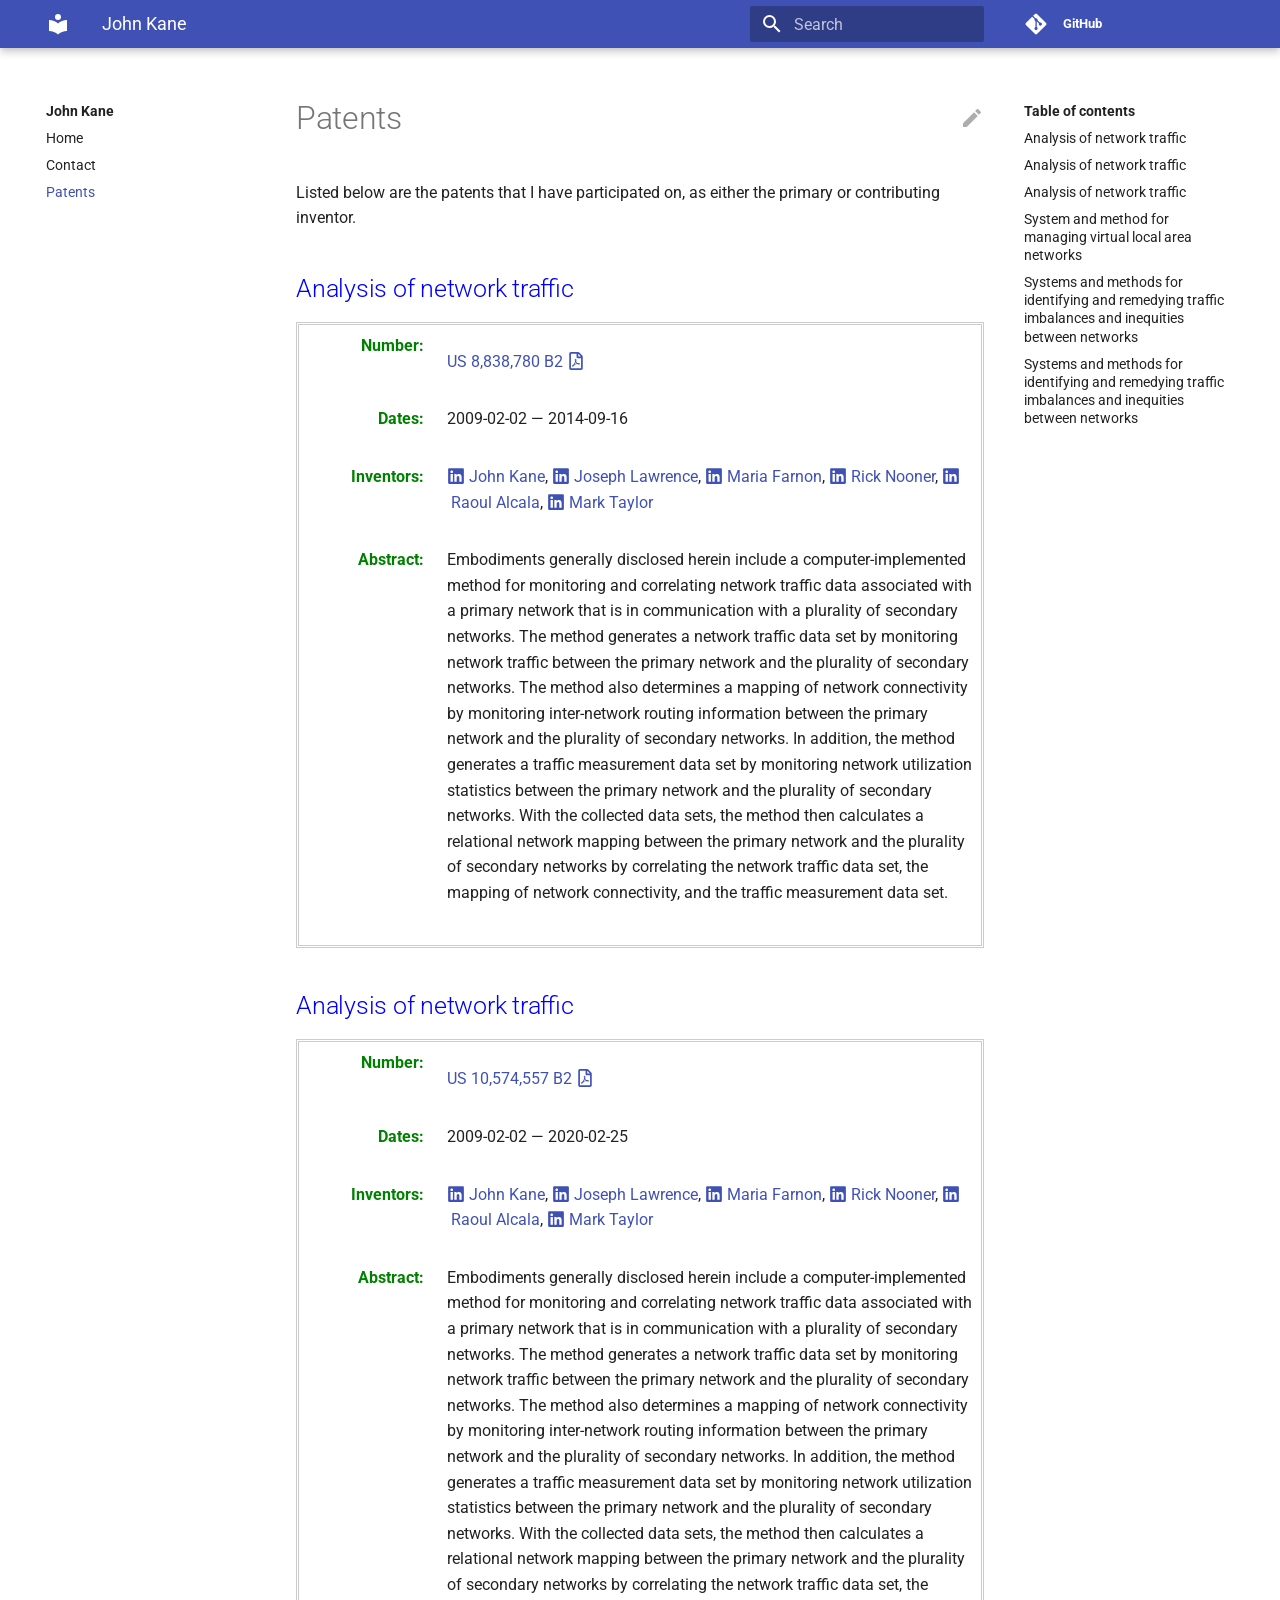
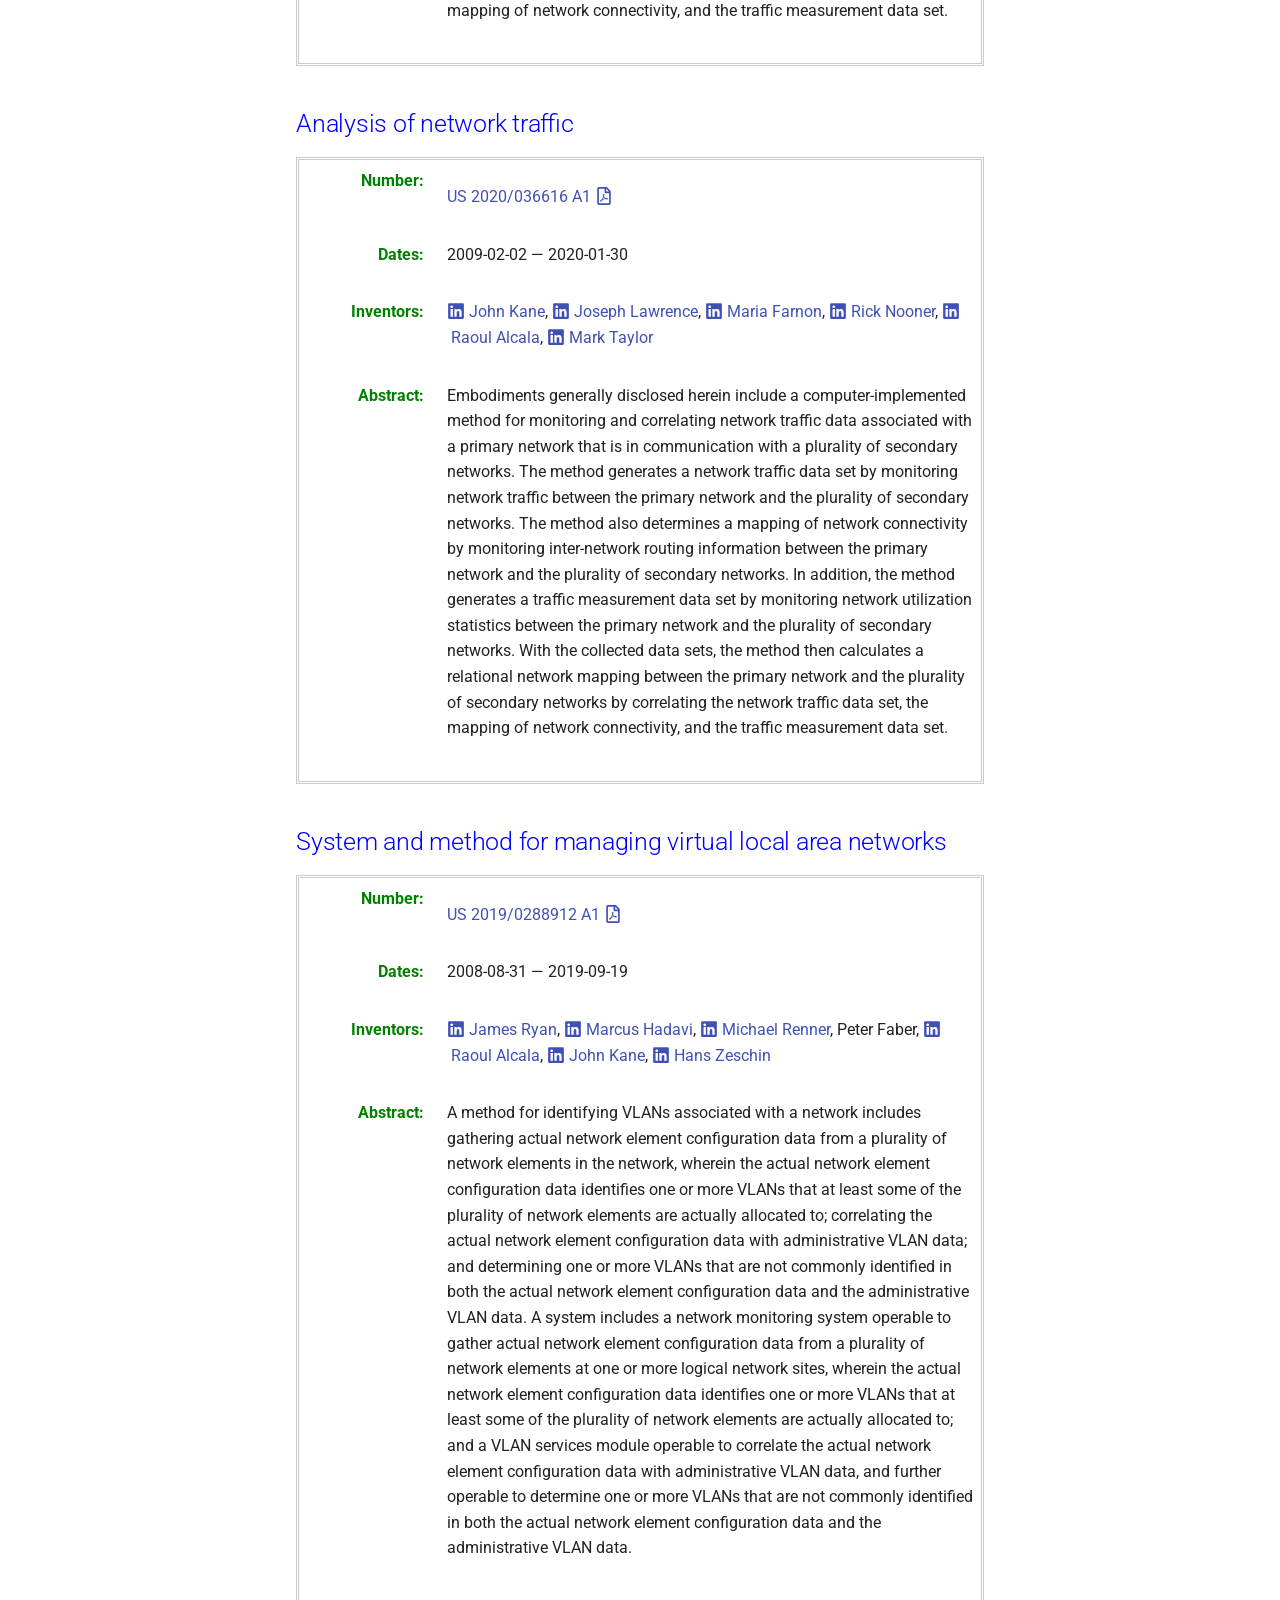
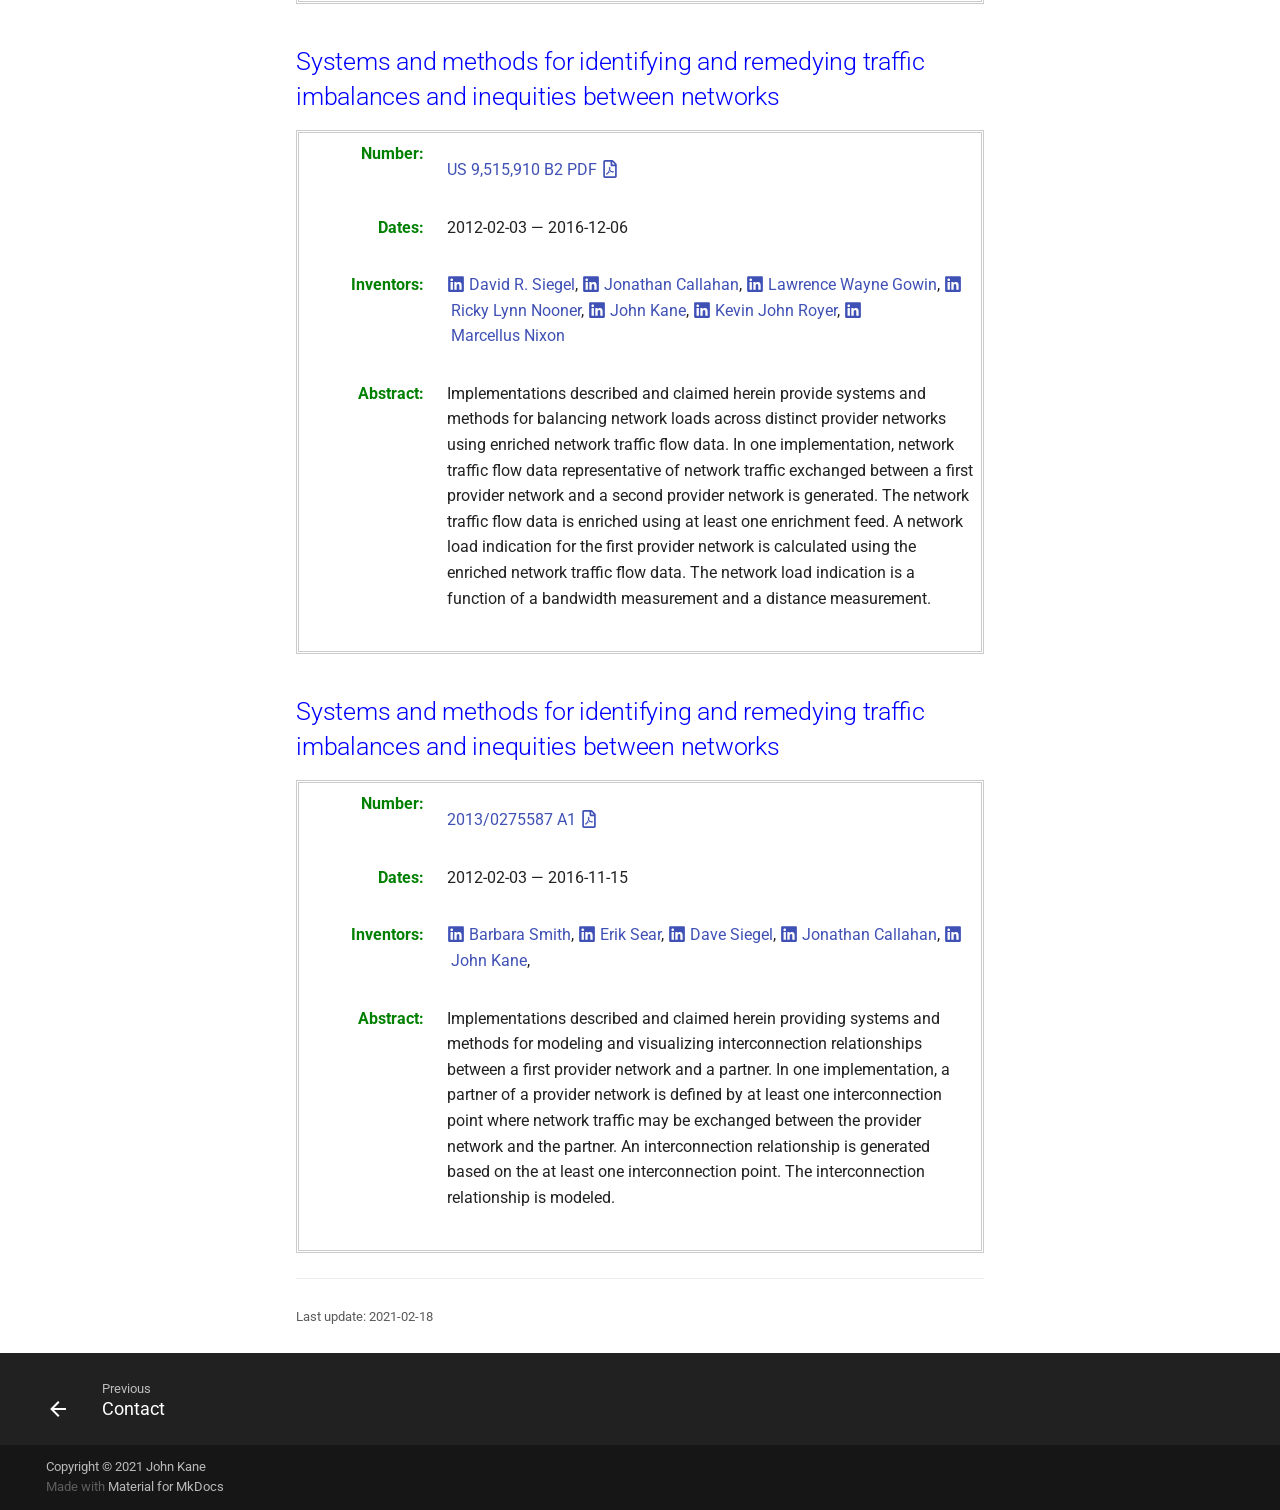
<file: patents/patents/index.html>
<!doctype html>
<html lang="en" class="no-js">
  <head>
    
      <meta charset="utf-8">
      <meta name="viewport" content="width=device-width,initial-scale=1">
      
        <meta name="description" content="John's Personal github site">
      
      
      
        <meta name="author" content="John.Kane@Kane.net">
      
      
        <link rel="canonical" href="https://jkane.info/patents/patents/">
      
      <link rel="shortcut icon" href="../../assets/images/favicon.png">
      <meta name="generator" content="mkdocs-1.1.2, mkdocs-material-6.2.8">
    
    
      
        <title>Patents - John Kane</title>
      
    
    
      <link rel="stylesheet" href="../../assets/stylesheets/main.cb6bc1d0.min.css">
      
        
        <link rel="stylesheet" href="../../assets/stylesheets/palette.39b8e14a.min.css">
        
      
    
    
    
      
        
        <link rel="preconnect" href="https://fonts.gstatic.com" crossorigin>
        <link rel="stylesheet" href="https://fonts.googleapis.com/css?family=Roboto:300,400,400i,700%7CRoboto+Mono&display=fallback">
        <style>body,input{font-family:"Roboto",-apple-system,BlinkMacSystemFont,Helvetica,Arial,sans-serif}code,kbd,pre{font-family:"Roboto Mono",SFMono-Regular,Consolas,Menlo,monospace}</style>
      
    
    
    
      <link rel="stylesheet" href="../../stylesheets/extra.css">
    
      <link rel="stylesheet" href="../../stylesheets/style.css">
    
    
      
    
    
  </head>
  
  
    
    
    
    
    
    <body dir="ltr" data-md-color-scheme="" data-md-color-primary="none" data-md-color-accent="none">
      
  
    
    <input class="md-toggle" data-md-toggle="drawer" type="checkbox" id="__drawer" autocomplete="off">
    <input class="md-toggle" data-md-toggle="search" type="checkbox" id="__search" autocomplete="off">
    <label class="md-overlay" for="__drawer"></label>
    <div data-md-component="skip">
      
        
        <a href="#patents" class="md-skip">
          Skip to content
        </a>
      
    </div>
    <div data-md-component="announce">
      
    </div>
    
      

<header class="md-header" data-md-component="header">
  <nav class="md-header-nav md-grid" aria-label="Header">
    <a href="https://jkane.info" title="John Kane" class="md-header-nav__button md-logo" aria-label="John Kane">
      
  
  <svg xmlns="http://www.w3.org/2000/svg" viewBox="0 0 24 24"><path d="M12 8a3 3 0 003-3 3 3 0 00-3-3 3 3 0 00-3 3 3 3 0 003 3m0 3.54C9.64 9.35 6.5 8 3 8v11c3.5 0 6.64 1.35 9 3.54 2.36-2.19 5.5-3.54 9-3.54V8c-3.5 0-6.64 1.35-9 3.54z"/></svg>

    </a>
    <label class="md-header-nav__button md-icon" for="__drawer">
      <svg xmlns="http://www.w3.org/2000/svg" viewBox="0 0 24 24"><path d="M3 6h18v2H3V6m0 5h18v2H3v-2m0 5h18v2H3v-2z"/></svg>
    </label>
    <div class="md-header-nav__title" data-md-component="header-title">
      <div class="md-header-nav__ellipsis">
        <div class="md-header-nav__topic">
          <span class="md-ellipsis">
            John Kane
          </span>
        </div>
        <div class="md-header-nav__topic">
          <span class="md-ellipsis">
            
              Patents
            
          </span>
        </div>
      </div>
    </div>
    
      <label class="md-header-nav__button md-icon" for="__search">
        <svg xmlns="http://www.w3.org/2000/svg" viewBox="0 0 24 24"><path d="M9.5 3A6.5 6.5 0 0116 9.5c0 1.61-.59 3.09-1.56 4.23l.27.27h.79l5 5-1.5 1.5-5-5v-.79l-.27-.27A6.516 6.516 0 019.5 16 6.5 6.5 0 013 9.5 6.5 6.5 0 019.5 3m0 2C7 5 5 7 5 9.5S7 14 9.5 14 14 12 14 9.5 12 5 9.5 5z"/></svg>
      </label>
      
<div class="md-search" data-md-component="search" role="dialog">
  <label class="md-search__overlay" for="__search"></label>
  <div class="md-search__inner" role="search">
    <form class="md-search__form" name="search">
      <input type="text" class="md-search__input" name="query" aria-label="Search" placeholder="Search" autocapitalize="off" autocorrect="off" autocomplete="off" spellcheck="false" data-md-component="search-query" data-md-state="active" required>
      <label class="md-search__icon md-icon" for="__search">
        <svg xmlns="http://www.w3.org/2000/svg" viewBox="0 0 24 24"><path d="M9.5 3A6.5 6.5 0 0116 9.5c0 1.61-.59 3.09-1.56 4.23l.27.27h.79l5 5-1.5 1.5-5-5v-.79l-.27-.27A6.516 6.516 0 019.5 16 6.5 6.5 0 013 9.5 6.5 6.5 0 019.5 3m0 2C7 5 5 7 5 9.5S7 14 9.5 14 14 12 14 9.5 12 5 9.5 5z"/></svg>
        <svg xmlns="http://www.w3.org/2000/svg" viewBox="0 0 24 24"><path d="M20 11v2H8l5.5 5.5-1.42 1.42L4.16 12l7.92-7.92L13.5 5.5 8 11h12z"/></svg>
      </label>
      <button type="reset" class="md-search__icon md-icon" aria-label="Clear" data-md-component="search-reset" tabindex="-1">
        <svg xmlns="http://www.w3.org/2000/svg" viewBox="0 0 24 24"><path d="M19 6.41L17.59 5 12 10.59 6.41 5 5 6.41 10.59 12 5 17.59 6.41 19 12 13.41 17.59 19 19 17.59 13.41 12 19 6.41z"/></svg>
      </button>
    </form>
    <div class="md-search__output">
      <div class="md-search__scrollwrap" data-md-scrollfix>
        <div class="md-search-result" data-md-component="search-result">
          <div class="md-search-result__meta">
            Initializing search
          </div>
          <ol class="md-search-result__list"></ol>
        </div>
      </div>
    </div>
  </div>
</div>
    
    
      <div class="md-header-nav__source">
        
<a href="https://github.com/jakane/jakane.github.io/" title="Go to repository" class="md-source">
  <div class="md-source__icon md-icon">
    
    <svg xmlns="http://www.w3.org/2000/svg" viewBox="0 0 448 512"><path d="M439.55 236.05L244 40.45a28.87 28.87 0 00-40.81 0l-40.66 40.63 51.52 51.52c27.06-9.14 52.68 16.77 43.39 43.68l49.66 49.66c34.23-11.8 61.18 31 35.47 56.69-26.49 26.49-70.21-2.87-56-37.34L240.22 199v121.85c25.3 12.54 22.26 41.85 9.08 55a34.34 34.34 0 01-48.55 0c-17.57-17.6-11.07-46.91 11.25-56v-123c-20.8-8.51-24.6-30.74-18.64-45L142.57 101 8.45 235.14a28.86 28.86 0 000 40.81l195.61 195.6a28.86 28.86 0 0040.8 0l194.69-194.69a28.86 28.86 0 000-40.81z"/></svg>
  </div>
  <div class="md-source__repository">
    GitHub
  </div>
</a>
      </div>
    
  </nav>
</header>
    
    <div class="md-container" data-md-component="container">
      
      
        
      
      <main class="md-main" data-md-component="main">
        <div class="md-main__inner md-grid">
          
            
              
              <div class="md-sidebar md-sidebar--primary" data-md-component="navigation" >
                <div class="md-sidebar__scrollwrap">
                  <div class="md-sidebar__inner">
                    




<nav class="md-nav md-nav--primary" aria-label="Navigation" data-md-level="0">
  <label class="md-nav__title" for="__drawer">
    <a href="https://jkane.info" title="John Kane" class="md-nav__button md-logo" aria-label="John Kane">
      
  
  <svg xmlns="http://www.w3.org/2000/svg" viewBox="0 0 24 24"><path d="M12 8a3 3 0 003-3 3 3 0 00-3-3 3 3 0 00-3 3 3 3 0 003 3m0 3.54C9.64 9.35 6.5 8 3 8v11c3.5 0 6.64 1.35 9 3.54 2.36-2.19 5.5-3.54 9-3.54V8c-3.5 0-6.64 1.35-9 3.54z"/></svg>

    </a>
    John Kane
  </label>
  
    <div class="md-nav__source">
      
<a href="https://github.com/jakane/jakane.github.io/" title="Go to repository" class="md-source">
  <div class="md-source__icon md-icon">
    
    <svg xmlns="http://www.w3.org/2000/svg" viewBox="0 0 448 512"><path d="M439.55 236.05L244 40.45a28.87 28.87 0 00-40.81 0l-40.66 40.63 51.52 51.52c27.06-9.14 52.68 16.77 43.39 43.68l49.66 49.66c34.23-11.8 61.18 31 35.47 56.69-26.49 26.49-70.21-2.87-56-37.34L240.22 199v121.85c25.3 12.54 22.26 41.85 9.08 55a34.34 34.34 0 01-48.55 0c-17.57-17.6-11.07-46.91 11.25-56v-123c-20.8-8.51-24.6-30.74-18.64-45L142.57 101 8.45 235.14a28.86 28.86 0 000 40.81l195.61 195.6a28.86 28.86 0 0040.8 0l194.69-194.69a28.86 28.86 0 000-40.81z"/></svg>
  </div>
  <div class="md-source__repository">
    GitHub
  </div>
</a>
    </div>
  
  <ul class="md-nav__list" data-md-scrollfix>
    
      
      
      

  
  
  
    <li class="md-nav__item">
      <a href="../.." class="md-nav__link">
        Home
      </a>
    </li>
  

    
      
      
      

  
  
  
    <li class="md-nav__item">
      <a href="../../contact/" class="md-nav__link">
        Contact
      </a>
    </li>
  

    
      
      
      

  
  
    
  
  
    <li class="md-nav__item md-nav__item--active">
      
      <input class="md-nav__toggle md-toggle" data-md-toggle="toc" type="checkbox" id="__toc">
      
        
      
      
        <label class="md-nav__link md-nav__link--active" for="__toc">
          Patents
          <span class="md-nav__icon md-icon"></span>
        </label>
      
      <a href="./" class="md-nav__link md-nav__link--active">
        Patents
      </a>
      
        
<nav class="md-nav md-nav--secondary" aria-label="Table of contents">
  
  
    
  
  
    <label class="md-nav__title" for="__toc">
      <span class="md-nav__icon md-icon"></span>
      Table of contents
    </label>
    <ul class="md-nav__list" data-md-scrollfix>
      
        <li class="md-nav__item">
  <a href="#analysis_of_network_traffic" class="md-nav__link">
    Analysis of network traffic
  </a>
  
</li>
      
        <li class="md-nav__item">
  <a href="#analysis_of_network_traffic_1" class="md-nav__link">
    Analysis of network traffic
  </a>
  
</li>
      
        <li class="md-nav__item">
  <a href="#analysis_of_network_traffic_2" class="md-nav__link">
    Analysis of network traffic
  </a>
  
</li>
      
        <li class="md-nav__item">
  <a href="#system_and_method_for_managing_virtual_local_area_networks" class="md-nav__link">
    System and method for managing virtual local area networks
  </a>
  
</li>
      
        <li class="md-nav__item">
  <a href="#systems_and_methods_for_identifying_and_remedying_traffic_imbalances_and_inequities_between_networks" class="md-nav__link">
    Systems and methods for identifying and remedying traffic imbalances and inequities between networks
  </a>
  
</li>
      
        <li class="md-nav__item">
  <a href="#systems_and_methods_for_identifying_and_remedying_traffic_imbalances_and_inequities_between_networks_1" class="md-nav__link">
    Systems and methods for identifying and remedying traffic imbalances and inequities between networks
  </a>
  
</li>
      
    </ul>
  
</nav>
      
    </li>
  

    
  </ul>
</nav>
                  </div>
                </div>
              </div>
            
            
              
              <div class="md-sidebar md-sidebar--secondary" data-md-component="toc" >
                <div class="md-sidebar__scrollwrap">
                  <div class="md-sidebar__inner">
                    
<nav class="md-nav md-nav--secondary" aria-label="Table of contents">
  
  
    
  
  
    <label class="md-nav__title" for="__toc">
      <span class="md-nav__icon md-icon"></span>
      Table of contents
    </label>
    <ul class="md-nav__list" data-md-scrollfix>
      
        <li class="md-nav__item">
  <a href="#analysis_of_network_traffic" class="md-nav__link">
    Analysis of network traffic
  </a>
  
</li>
      
        <li class="md-nav__item">
  <a href="#analysis_of_network_traffic_1" class="md-nav__link">
    Analysis of network traffic
  </a>
  
</li>
      
        <li class="md-nav__item">
  <a href="#analysis_of_network_traffic_2" class="md-nav__link">
    Analysis of network traffic
  </a>
  
</li>
      
        <li class="md-nav__item">
  <a href="#system_and_method_for_managing_virtual_local_area_networks" class="md-nav__link">
    System and method for managing virtual local area networks
  </a>
  
</li>
      
        <li class="md-nav__item">
  <a href="#systems_and_methods_for_identifying_and_remedying_traffic_imbalances_and_inequities_between_networks" class="md-nav__link">
    Systems and methods for identifying and remedying traffic imbalances and inequities between networks
  </a>
  
</li>
      
        <li class="md-nav__item">
  <a href="#systems_and_methods_for_identifying_and_remedying_traffic_imbalances_and_inequities_between_networks_1" class="md-nav__link">
    Systems and methods for identifying and remedying traffic imbalances and inequities between networks
  </a>
  
</li>
      
    </ul>
  
</nav>
                  </div>
                </div>
              </div>
            
          
          <div class="md-content">
            <article class="md-content__inner md-typeset">
              
                
                  <a href="https://github.com/jakane/jakane.github.io/edit/main/docs/patents/patents.md" title="Edit this page" class="md-content__button md-icon">
                    <svg xmlns="http://www.w3.org/2000/svg" viewBox="0 0 24 24"><path d="M20.71 7.04c.39-.39.39-1.04 0-1.41l-2.34-2.34c-.37-.39-1.02-.39-1.41 0l-1.84 1.83 3.75 3.75M3 17.25V21h3.75L17.81 9.93l-3.75-3.75L3 17.25z"/></svg>
                  </a>
                
                
                <h1 id="patents">Patents<a class="headerlink" href="#patents" title="Permanent link">#</a></h1>
<p>Listed below are the patents that I have participated on, as either
the primary or contributing inventor.</p>
<h2 id="analysis_of_network_traffic">Analysis of network traffic<a class="headerlink" href="#analysis_of_network_traffic" title="Permanent link">#</a></h2>
<dl>
<dt>Number</dt>
<dd><a href="https://patents.google.com/patent/US8838780B2">US 8,838,780 B2</a>
<a href="../US8838780.pdf"><span class="twemoji"><svg xmlns="http://www.w3.org/2000/svg" viewBox="0 0 384 512"><path d="M369.9 97.9L286 14C277 5 264.8-.1 252.1-.1H48C21.5 0 0 21.5 0 48v416c0 26.5 21.5 48 48 48h288c26.5 0 48-21.5 48-48V131.9c0-12.7-5.1-25-14.1-34zM332.1 128H256V51.9l76.1 76.1zM48 464V48h160v104c0 13.3 10.7 24 24 24h104v288H48zm250.2-143.7c-12.2-12-47-8.7-64.4-6.5-17.2-10.5-28.7-25-36.8-46.3 3.9-16.1 10.1-40.6 5.4-56-4.2-26.2-37.8-23.6-42.6-5.9-4.4 16.1-.4 38.5 7 67.1-10 23.9-24.9 56-35.4 74.4-20 10.3-47 26.2-51 46.2-3.3 15.8 26 55.2 76.1-31.2 22.4-7.4 46.8-16.5 68.4-20.1 18.9 10.2 41 17 55.8 17 25.5 0 28-28.2 17.5-38.7zm-198.1 77.8c5.1-13.7 24.5-29.5 30.4-35-19 30.3-30.4 35.7-30.4 35zm81.6-190.6c7.4 0 6.7 32.1 1.8 40.8-4.4-13.9-4.3-40.8-1.8-40.8zm-24.4 136.6c9.7-16.9 18-37 24.7-54.7 8.3 15.1 18.9 27.2 30.1 35.5-20.8 4.3-38.9 13.1-54.8 19.2zm131.6-5s-5 6-37.3-7.8c35.1-2.6 40.9 5.4 37.3 7.8z"/></svg></span></a></dd>
<dt>Dates</dt>
<dd>2009-02-02 &mdash; 2014-09-16</dd>
<dt>Inventors</dt>
<dd><a href="https://www.linkedin.com/in/johnkane/"><span class="twemoji"><svg xmlns="http://www.w3.org/2000/svg" viewBox="0 0 448 512"><path d="M416 32H31.9C14.3 32 0 46.5 0 64.3v383.4C0 465.5 14.3 480 31.9 480H416c17.6 0 32-14.5 32-32.3V64.3c0-17.8-14.4-32.3-32-32.3zM135.4 416H69V202.2h66.5V416zm-33.2-243c-21.3 0-38.5-17.3-38.5-38.5S80.9 96 102.2 96c21.2 0 38.5 17.3 38.5 38.5 0 21.3-17.2 38.5-38.5 38.5zm282.1 243h-66.4V312c0-24.8-.5-56.7-34.5-56.7-34.6 0-39.9 27-39.9 54.9V416h-66.4V202.2h63.7v29.2h.9c8.9-16.8 30.6-34.5 62.9-34.5 67.2 0 79.7 44.3 79.7 101.9V416z"/></svg></span>&nbsp;John&nbsp;Kane</a>,
<a href="https://www.linkedin.com/in/joe-lawrence-177a6314/"><span class="twemoji"><svg xmlns="http://www.w3.org/2000/svg" viewBox="0 0 448 512"><path d="M416 32H31.9C14.3 32 0 46.5 0 64.3v383.4C0 465.5 14.3 480 31.9 480H416c17.6 0 32-14.5 32-32.3V64.3c0-17.8-14.4-32.3-32-32.3zM135.4 416H69V202.2h66.5V416zm-33.2-243c-21.3 0-38.5-17.3-38.5-38.5S80.9 96 102.2 96c21.2 0 38.5 17.3 38.5 38.5 0 21.3-17.2 38.5-38.5 38.5zm282.1 243h-66.4V312c0-24.8-.5-56.7-34.5-56.7-34.6 0-39.9 27-39.9 54.9V416h-66.4V202.2h63.7v29.2h.9c8.9-16.8 30.6-34.5 62.9-34.5 67.2 0 79.7 44.3 79.7 101.9V416z"/></svg></span>&nbsp;Joseph&nbsp;Lawrence</a>,
<a href="https://www.linkedin.com/in/mariafarnon/"><span class="twemoji"><svg xmlns="http://www.w3.org/2000/svg" viewBox="0 0 448 512"><path d="M416 32H31.9C14.3 32 0 46.5 0 64.3v383.4C0 465.5 14.3 480 31.9 480H416c17.6 0 32-14.5 32-32.3V64.3c0-17.8-14.4-32.3-32-32.3zM135.4 416H69V202.2h66.5V416zm-33.2-243c-21.3 0-38.5-17.3-38.5-38.5S80.9 96 102.2 96c21.2 0 38.5 17.3 38.5 38.5 0 21.3-17.2 38.5-38.5 38.5zm282.1 243h-66.4V312c0-24.8-.5-56.7-34.5-56.7-34.6 0-39.9 27-39.9 54.9V416h-66.4V202.2h63.7v29.2h.9c8.9-16.8 30.6-34.5 62.9-34.5 67.2 0 79.7 44.3 79.7 101.9V416z"/></svg></span>&nbsp;Maria&nbsp;Farnon</a>,
<a href="https://www.linkedin.com/in/ricknooner/"><span class="twemoji"><svg xmlns="http://www.w3.org/2000/svg" viewBox="0 0 448 512"><path d="M416 32H31.9C14.3 32 0 46.5 0 64.3v383.4C0 465.5 14.3 480 31.9 480H416c17.6 0 32-14.5 32-32.3V64.3c0-17.8-14.4-32.3-32-32.3zM135.4 416H69V202.2h66.5V416zm-33.2-243c-21.3 0-38.5-17.3-38.5-38.5S80.9 96 102.2 96c21.2 0 38.5 17.3 38.5 38.5 0 21.3-17.2 38.5-38.5 38.5zm282.1 243h-66.4V312c0-24.8-.5-56.7-34.5-56.7-34.6 0-39.9 27-39.9 54.9V416h-66.4V202.2h63.7v29.2h.9c8.9-16.8 30.6-34.5 62.9-34.5 67.2 0 79.7 44.3 79.7 101.9V416z"/></svg></span>&nbsp;Rick&nbsp;Nooner</a>,
<a href="https://www.linkedin.com/in/royalcala/"><span class="twemoji"><svg xmlns="http://www.w3.org/2000/svg" viewBox="0 0 448 512"><path d="M416 32H31.9C14.3 32 0 46.5 0 64.3v383.4C0 465.5 14.3 480 31.9 480H416c17.6 0 32-14.5 32-32.3V64.3c0-17.8-14.4-32.3-32-32.3zM135.4 416H69V202.2h66.5V416zm-33.2-243c-21.3 0-38.5-17.3-38.5-38.5S80.9 96 102.2 96c21.2 0 38.5 17.3 38.5 38.5 0 21.3-17.2 38.5-38.5 38.5zm282.1 243h-66.4V312c0-24.8-.5-56.7-34.5-56.7-34.6 0-39.9 27-39.9 54.9V416h-66.4V202.2h63.7v29.2h.9c8.9-16.8 30.6-34.5 62.9-34.5 67.2 0 79.7 44.3 79.7 101.9V416z"/></svg></span>&nbsp;Raoul&nbsp;Alcala</a>,
<a href="https://www.linkedin.com/in/markjtaylor/"><span class="twemoji"><svg xmlns="http://www.w3.org/2000/svg" viewBox="0 0 448 512"><path d="M416 32H31.9C14.3 32 0 46.5 0 64.3v383.4C0 465.5 14.3 480 31.9 480H416c17.6 0 32-14.5 32-32.3V64.3c0-17.8-14.4-32.3-32-32.3zM135.4 416H69V202.2h66.5V416zm-33.2-243c-21.3 0-38.5-17.3-38.5-38.5S80.9 96 102.2 96c21.2 0 38.5 17.3 38.5 38.5 0 21.3-17.2 38.5-38.5 38.5zm282.1 243h-66.4V312c0-24.8-.5-56.7-34.5-56.7-34.6 0-39.9 27-39.9 54.9V416h-66.4V202.2h63.7v29.2h.9c8.9-16.8 30.6-34.5 62.9-34.5 67.2 0 79.7 44.3 79.7 101.9V416z"/></svg></span>&nbsp;Mark&nbsp;Taylor</a></dd>
<dt>Abstract</dt>
<dd>Embodiments generally disclosed herein include a computer-implemented
method for monitoring and correlating network traffic data associated with
a primary network that is in communication with a plurality of secondary
networks. The method generates a network traffic data set by monitoring
network traffic between the primary network and the plurality of secondary
networks.  The method also determines a mapping of network connectivity by
monitoring inter-network routing information between the primary network
and the plurality of secondary networks. In addition, the method generates
a traffic measurement data set by monitoring network utilization statistics
between the primary network and the plurality of secondary networks. With
the collected data sets, the method then calculates a relational network
mapping between the primary network and the plurality of secondary networks
by correlating the network traffic data set, the mapping of network
connectivity, and the traffic measurement data set.</dd>
</dl>
<h2 id="analysis_of_network_traffic_1">Analysis of network traffic<a class="headerlink" href="#analysis_of_network_traffic_1" title="Permanent link">#</a></h2>
<dl>
<dt>Number</dt>
<dd><a href="https://patents.google.com/patent/US10574557B2">US 10,574,557 B2</a>
<a href="../US10574557.pdf"><span class="twemoji"><svg xmlns="http://www.w3.org/2000/svg" viewBox="0 0 384 512"><path d="M369.9 97.9L286 14C277 5 264.8-.1 252.1-.1H48C21.5 0 0 21.5 0 48v416c0 26.5 21.5 48 48 48h288c26.5 0 48-21.5 48-48V131.9c0-12.7-5.1-25-14.1-34zM332.1 128H256V51.9l76.1 76.1zM48 464V48h160v104c0 13.3 10.7 24 24 24h104v288H48zm250.2-143.7c-12.2-12-47-8.7-64.4-6.5-17.2-10.5-28.7-25-36.8-46.3 3.9-16.1 10.1-40.6 5.4-56-4.2-26.2-37.8-23.6-42.6-5.9-4.4 16.1-.4 38.5 7 67.1-10 23.9-24.9 56-35.4 74.4-20 10.3-47 26.2-51 46.2-3.3 15.8 26 55.2 76.1-31.2 22.4-7.4 46.8-16.5 68.4-20.1 18.9 10.2 41 17 55.8 17 25.5 0 28-28.2 17.5-38.7zm-198.1 77.8c5.1-13.7 24.5-29.5 30.4-35-19 30.3-30.4 35.7-30.4 35zm81.6-190.6c7.4 0 6.7 32.1 1.8 40.8-4.4-13.9-4.3-40.8-1.8-40.8zm-24.4 136.6c9.7-16.9 18-37 24.7-54.7 8.3 15.1 18.9 27.2 30.1 35.5-20.8 4.3-38.9 13.1-54.8 19.2zm131.6-5s-5 6-37.3-7.8c35.1-2.6 40.9 5.4 37.3 7.8z"/></svg></span></a></dd>
<dt>Dates</dt>
<dd>2009-02-02 &mdash; 2020-02-25</dd>
<dt>Inventors</dt>
<dd><a href="https://www.linkedin.com/in/johnkane/"><span class="twemoji"><svg xmlns="http://www.w3.org/2000/svg" viewBox="0 0 448 512"><path d="M416 32H31.9C14.3 32 0 46.5 0 64.3v383.4C0 465.5 14.3 480 31.9 480H416c17.6 0 32-14.5 32-32.3V64.3c0-17.8-14.4-32.3-32-32.3zM135.4 416H69V202.2h66.5V416zm-33.2-243c-21.3 0-38.5-17.3-38.5-38.5S80.9 96 102.2 96c21.2 0 38.5 17.3 38.5 38.5 0 21.3-17.2 38.5-38.5 38.5zm282.1 243h-66.4V312c0-24.8-.5-56.7-34.5-56.7-34.6 0-39.9 27-39.9 54.9V416h-66.4V202.2h63.7v29.2h.9c8.9-16.8 30.6-34.5 62.9-34.5 67.2 0 79.7 44.3 79.7 101.9V416z"/></svg></span>&nbsp;John&nbsp;Kane</a>,
<a href="https://www.linkedin.com/in/joe-lawrence-177a6314/"><span class="twemoji"><svg xmlns="http://www.w3.org/2000/svg" viewBox="0 0 448 512"><path d="M416 32H31.9C14.3 32 0 46.5 0 64.3v383.4C0 465.5 14.3 480 31.9 480H416c17.6 0 32-14.5 32-32.3V64.3c0-17.8-14.4-32.3-32-32.3zM135.4 416H69V202.2h66.5V416zm-33.2-243c-21.3 0-38.5-17.3-38.5-38.5S80.9 96 102.2 96c21.2 0 38.5 17.3 38.5 38.5 0 21.3-17.2 38.5-38.5 38.5zm282.1 243h-66.4V312c0-24.8-.5-56.7-34.5-56.7-34.6 0-39.9 27-39.9 54.9V416h-66.4V202.2h63.7v29.2h.9c8.9-16.8 30.6-34.5 62.9-34.5 67.2 0 79.7 44.3 79.7 101.9V416z"/></svg></span>&nbsp;Joseph&nbsp;Lawrence</a>,
<a href="https://www.linkedin.com/in/mariafarnon/"><span class="twemoji"><svg xmlns="http://www.w3.org/2000/svg" viewBox="0 0 448 512"><path d="M416 32H31.9C14.3 32 0 46.5 0 64.3v383.4C0 465.5 14.3 480 31.9 480H416c17.6 0 32-14.5 32-32.3V64.3c0-17.8-14.4-32.3-32-32.3zM135.4 416H69V202.2h66.5V416zm-33.2-243c-21.3 0-38.5-17.3-38.5-38.5S80.9 96 102.2 96c21.2 0 38.5 17.3 38.5 38.5 0 21.3-17.2 38.5-38.5 38.5zm282.1 243h-66.4V312c0-24.8-.5-56.7-34.5-56.7-34.6 0-39.9 27-39.9 54.9V416h-66.4V202.2h63.7v29.2h.9c8.9-16.8 30.6-34.5 62.9-34.5 67.2 0 79.7 44.3 79.7 101.9V416z"/></svg></span>&nbsp;Maria&nbsp;Farnon</a>,
<a href="https://www.linkedin.com/in/ricknooner/"><span class="twemoji"><svg xmlns="http://www.w3.org/2000/svg" viewBox="0 0 448 512"><path d="M416 32H31.9C14.3 32 0 46.5 0 64.3v383.4C0 465.5 14.3 480 31.9 480H416c17.6 0 32-14.5 32-32.3V64.3c0-17.8-14.4-32.3-32-32.3zM135.4 416H69V202.2h66.5V416zm-33.2-243c-21.3 0-38.5-17.3-38.5-38.5S80.9 96 102.2 96c21.2 0 38.5 17.3 38.5 38.5 0 21.3-17.2 38.5-38.5 38.5zm282.1 243h-66.4V312c0-24.8-.5-56.7-34.5-56.7-34.6 0-39.9 27-39.9 54.9V416h-66.4V202.2h63.7v29.2h.9c8.9-16.8 30.6-34.5 62.9-34.5 67.2 0 79.7 44.3 79.7 101.9V416z"/></svg></span>&nbsp;Rick&nbsp;Nooner</a>,
<a href="https://www.linkedin.com/in/royalcala/"><span class="twemoji"><svg xmlns="http://www.w3.org/2000/svg" viewBox="0 0 448 512"><path d="M416 32H31.9C14.3 32 0 46.5 0 64.3v383.4C0 465.5 14.3 480 31.9 480H416c17.6 0 32-14.5 32-32.3V64.3c0-17.8-14.4-32.3-32-32.3zM135.4 416H69V202.2h66.5V416zm-33.2-243c-21.3 0-38.5-17.3-38.5-38.5S80.9 96 102.2 96c21.2 0 38.5 17.3 38.5 38.5 0 21.3-17.2 38.5-38.5 38.5zm282.1 243h-66.4V312c0-24.8-.5-56.7-34.5-56.7-34.6 0-39.9 27-39.9 54.9V416h-66.4V202.2h63.7v29.2h.9c8.9-16.8 30.6-34.5 62.9-34.5 67.2 0 79.7 44.3 79.7 101.9V416z"/></svg></span>&nbsp;Raoul&nbsp;Alcala</a>,
<a href="https://www.linkedin.com/in/markjtaylor/"><span class="twemoji"><svg xmlns="http://www.w3.org/2000/svg" viewBox="0 0 448 512"><path d="M416 32H31.9C14.3 32 0 46.5 0 64.3v383.4C0 465.5 14.3 480 31.9 480H416c17.6 0 32-14.5 32-32.3V64.3c0-17.8-14.4-32.3-32-32.3zM135.4 416H69V202.2h66.5V416zm-33.2-243c-21.3 0-38.5-17.3-38.5-38.5S80.9 96 102.2 96c21.2 0 38.5 17.3 38.5 38.5 0 21.3-17.2 38.5-38.5 38.5zm282.1 243h-66.4V312c0-24.8-.5-56.7-34.5-56.7-34.6 0-39.9 27-39.9 54.9V416h-66.4V202.2h63.7v29.2h.9c8.9-16.8 30.6-34.5 62.9-34.5 67.2 0 79.7 44.3 79.7 101.9V416z"/></svg></span>&nbsp;Mark&nbsp;Taylor</a></dd>
<dt>Abstract</dt>
<dd>Embodiments generally disclosed herein include a computer-implemented
method for monitoring and correlating network traffic data associated with
a primary network that is in communication with a plurality of secondary
networks. The method generates a network traffic data set by monitoring
network traffic between the primary network and the plurality of secondary
networks.  The method also determines a mapping of network connectivity by
monitoring inter-network routing information between the primary network
and the plurality of secondary networks. In addition, the method generates
a traffic measurement data set by monitoring network utilization statistics
between the primary network and the plurality of secondary networks. With
the collected data sets, the method then calculates a relational network
mapping between the primary network and the plurality of secondary networks
by correlating the network traffic data set, the mapping of network
connectivity, and the traffic measurement data set.</dd>
</dl>
<h2 id="analysis_of_network_traffic_2">Analysis of network traffic<a class="headerlink" href="#analysis_of_network_traffic_2" title="Permanent link">#</a></h2>
<dl>
<dt>Number</dt>
<dd><a href="https://patents.google.com/patent/US20200036616A1">US 2020/036616 A1</a>
<a href="../US20200036616A1.pdf"><span class="twemoji"><svg xmlns="http://www.w3.org/2000/svg" viewBox="0 0 384 512"><path d="M369.9 97.9L286 14C277 5 264.8-.1 252.1-.1H48C21.5 0 0 21.5 0 48v416c0 26.5 21.5 48 48 48h288c26.5 0 48-21.5 48-48V131.9c0-12.7-5.1-25-14.1-34zM332.1 128H256V51.9l76.1 76.1zM48 464V48h160v104c0 13.3 10.7 24 24 24h104v288H48zm250.2-143.7c-12.2-12-47-8.7-64.4-6.5-17.2-10.5-28.7-25-36.8-46.3 3.9-16.1 10.1-40.6 5.4-56-4.2-26.2-37.8-23.6-42.6-5.9-4.4 16.1-.4 38.5 7 67.1-10 23.9-24.9 56-35.4 74.4-20 10.3-47 26.2-51 46.2-3.3 15.8 26 55.2 76.1-31.2 22.4-7.4 46.8-16.5 68.4-20.1 18.9 10.2 41 17 55.8 17 25.5 0 28-28.2 17.5-38.7zm-198.1 77.8c5.1-13.7 24.5-29.5 30.4-35-19 30.3-30.4 35.7-30.4 35zm81.6-190.6c7.4 0 6.7 32.1 1.8 40.8-4.4-13.9-4.3-40.8-1.8-40.8zm-24.4 136.6c9.7-16.9 18-37 24.7-54.7 8.3 15.1 18.9 27.2 30.1 35.5-20.8 4.3-38.9 13.1-54.8 19.2zm131.6-5s-5 6-37.3-7.8c35.1-2.6 40.9 5.4 37.3 7.8z"/></svg></span></a></dd>
<dt>Dates</dt>
<dd>2009-02-02 &mdash; 2020-01-30</dd>
<dt>Inventors</dt>
<dd><a href="https://www.linkedin.com/in/johnkane/"><span class="twemoji"><svg xmlns="http://www.w3.org/2000/svg" viewBox="0 0 448 512"><path d="M416 32H31.9C14.3 32 0 46.5 0 64.3v383.4C0 465.5 14.3 480 31.9 480H416c17.6 0 32-14.5 32-32.3V64.3c0-17.8-14.4-32.3-32-32.3zM135.4 416H69V202.2h66.5V416zm-33.2-243c-21.3 0-38.5-17.3-38.5-38.5S80.9 96 102.2 96c21.2 0 38.5 17.3 38.5 38.5 0 21.3-17.2 38.5-38.5 38.5zm282.1 243h-66.4V312c0-24.8-.5-56.7-34.5-56.7-34.6 0-39.9 27-39.9 54.9V416h-66.4V202.2h63.7v29.2h.9c8.9-16.8 30.6-34.5 62.9-34.5 67.2 0 79.7 44.3 79.7 101.9V416z"/></svg></span>&nbsp;John&nbsp;Kane</a>,
<a href="https://www.linkedin.com/in/joe-lawrence-177a6314/"><span class="twemoji"><svg xmlns="http://www.w3.org/2000/svg" viewBox="0 0 448 512"><path d="M416 32H31.9C14.3 32 0 46.5 0 64.3v383.4C0 465.5 14.3 480 31.9 480H416c17.6 0 32-14.5 32-32.3V64.3c0-17.8-14.4-32.3-32-32.3zM135.4 416H69V202.2h66.5V416zm-33.2-243c-21.3 0-38.5-17.3-38.5-38.5S80.9 96 102.2 96c21.2 0 38.5 17.3 38.5 38.5 0 21.3-17.2 38.5-38.5 38.5zm282.1 243h-66.4V312c0-24.8-.5-56.7-34.5-56.7-34.6 0-39.9 27-39.9 54.9V416h-66.4V202.2h63.7v29.2h.9c8.9-16.8 30.6-34.5 62.9-34.5 67.2 0 79.7 44.3 79.7 101.9V416z"/></svg></span>&nbsp;Joseph&nbsp;Lawrence</a>,
<a href="https://www.linkedin.com/in/mariafarnon/"><span class="twemoji"><svg xmlns="http://www.w3.org/2000/svg" viewBox="0 0 448 512"><path d="M416 32H31.9C14.3 32 0 46.5 0 64.3v383.4C0 465.5 14.3 480 31.9 480H416c17.6 0 32-14.5 32-32.3V64.3c0-17.8-14.4-32.3-32-32.3zM135.4 416H69V202.2h66.5V416zm-33.2-243c-21.3 0-38.5-17.3-38.5-38.5S80.9 96 102.2 96c21.2 0 38.5 17.3 38.5 38.5 0 21.3-17.2 38.5-38.5 38.5zm282.1 243h-66.4V312c0-24.8-.5-56.7-34.5-56.7-34.6 0-39.9 27-39.9 54.9V416h-66.4V202.2h63.7v29.2h.9c8.9-16.8 30.6-34.5 62.9-34.5 67.2 0 79.7 44.3 79.7 101.9V416z"/></svg></span>&nbsp;Maria&nbsp;Farnon</a>,
<a href="https://www.linkedin.com/in/ricknooner/"><span class="twemoji"><svg xmlns="http://www.w3.org/2000/svg" viewBox="0 0 448 512"><path d="M416 32H31.9C14.3 32 0 46.5 0 64.3v383.4C0 465.5 14.3 480 31.9 480H416c17.6 0 32-14.5 32-32.3V64.3c0-17.8-14.4-32.3-32-32.3zM135.4 416H69V202.2h66.5V416zm-33.2-243c-21.3 0-38.5-17.3-38.5-38.5S80.9 96 102.2 96c21.2 0 38.5 17.3 38.5 38.5 0 21.3-17.2 38.5-38.5 38.5zm282.1 243h-66.4V312c0-24.8-.5-56.7-34.5-56.7-34.6 0-39.9 27-39.9 54.9V416h-66.4V202.2h63.7v29.2h.9c8.9-16.8 30.6-34.5 62.9-34.5 67.2 0 79.7 44.3 79.7 101.9V416z"/></svg></span>&nbsp;Rick&nbsp;Nooner</a>,
<a href="https://www.linkedin.com/in/royalcala/"><span class="twemoji"><svg xmlns="http://www.w3.org/2000/svg" viewBox="0 0 448 512"><path d="M416 32H31.9C14.3 32 0 46.5 0 64.3v383.4C0 465.5 14.3 480 31.9 480H416c17.6 0 32-14.5 32-32.3V64.3c0-17.8-14.4-32.3-32-32.3zM135.4 416H69V202.2h66.5V416zm-33.2-243c-21.3 0-38.5-17.3-38.5-38.5S80.9 96 102.2 96c21.2 0 38.5 17.3 38.5 38.5 0 21.3-17.2 38.5-38.5 38.5zm282.1 243h-66.4V312c0-24.8-.5-56.7-34.5-56.7-34.6 0-39.9 27-39.9 54.9V416h-66.4V202.2h63.7v29.2h.9c8.9-16.8 30.6-34.5 62.9-34.5 67.2 0 79.7 44.3 79.7 101.9V416z"/></svg></span>&nbsp;Raoul&nbsp;Alcala</a>,
<a href="https://www.linkedin.com/in/markjtaylor/"><span class="twemoji"><svg xmlns="http://www.w3.org/2000/svg" viewBox="0 0 448 512"><path d="M416 32H31.9C14.3 32 0 46.5 0 64.3v383.4C0 465.5 14.3 480 31.9 480H416c17.6 0 32-14.5 32-32.3V64.3c0-17.8-14.4-32.3-32-32.3zM135.4 416H69V202.2h66.5V416zm-33.2-243c-21.3 0-38.5-17.3-38.5-38.5S80.9 96 102.2 96c21.2 0 38.5 17.3 38.5 38.5 0 21.3-17.2 38.5-38.5 38.5zm282.1 243h-66.4V312c0-24.8-.5-56.7-34.5-56.7-34.6 0-39.9 27-39.9 54.9V416h-66.4V202.2h63.7v29.2h.9c8.9-16.8 30.6-34.5 62.9-34.5 67.2 0 79.7 44.3 79.7 101.9V416z"/></svg></span>&nbsp;Mark&nbsp;Taylor</a></dd>
<dt>Abstract</dt>
<dd>Embodiments generally disclosed herein include a computer-implemented
method for monitoring and correlating network traffic data associated with
a primary network that is in communication with a plurality of secondary
networks. The method generates a network traffic data set by monitoring
network traffic between the primary network and the plurality of secondary
networks.  The method also determines a mapping of network connectivity by
monitoring inter-network routing information between the primary network
and the plurality of secondary networks. In addition, the method generates
a traffic measurement data set by monitoring network utilization statistics
between the primary network and the plurality of secondary networks. With
the collected data sets, the method then calculates a relational network
mapping between the primary network and the plurality of secondary networks
by correlating the network traffic data set, the mapping of network
connectivity, and the traffic measurement data set.</dd>
</dl>
<h2 id="system_and_method_for_managing_virtual_local_area_networks">System and method for managing virtual local area networks<a class="headerlink" href="#system_and_method_for_managing_virtual_local_area_networks" title="Permanent link">#</a></h2>
<dl>
<dt>Number</dt>
<dd><a href="https://patents.google.com/patent/US20190288912A1">US 2019/0288912 A1</a>
<a href="../US20190288912A1.pdf"><span class="twemoji"><svg xmlns="http://www.w3.org/2000/svg" viewBox="0 0 384 512"><path d="M369.9 97.9L286 14C277 5 264.8-.1 252.1-.1H48C21.5 0 0 21.5 0 48v416c0 26.5 21.5 48 48 48h288c26.5 0 48-21.5 48-48V131.9c0-12.7-5.1-25-14.1-34zM332.1 128H256V51.9l76.1 76.1zM48 464V48h160v104c0 13.3 10.7 24 24 24h104v288H48zm250.2-143.7c-12.2-12-47-8.7-64.4-6.5-17.2-10.5-28.7-25-36.8-46.3 3.9-16.1 10.1-40.6 5.4-56-4.2-26.2-37.8-23.6-42.6-5.9-4.4 16.1-.4 38.5 7 67.1-10 23.9-24.9 56-35.4 74.4-20 10.3-47 26.2-51 46.2-3.3 15.8 26 55.2 76.1-31.2 22.4-7.4 46.8-16.5 68.4-20.1 18.9 10.2 41 17 55.8 17 25.5 0 28-28.2 17.5-38.7zm-198.1 77.8c5.1-13.7 24.5-29.5 30.4-35-19 30.3-30.4 35.7-30.4 35zm81.6-190.6c7.4 0 6.7 32.1 1.8 40.8-4.4-13.9-4.3-40.8-1.8-40.8zm-24.4 136.6c9.7-16.9 18-37 24.7-54.7 8.3 15.1 18.9 27.2 30.1 35.5-20.8 4.3-38.9 13.1-54.8 19.2zm131.6-5s-5 6-37.3-7.8c35.1-2.6 40.9 5.4 37.3 7.8z"/></svg></span></a></dd>
<dt>Dates</dt>
<dd>2008-08-31 &mdash; 2019-09-19</dd>
<dt>Inventors</dt>
<dd><a href="https://www.linkedin.com/in/jamessryan/"><span class="twemoji"><svg xmlns="http://www.w3.org/2000/svg" viewBox="0 0 448 512"><path d="M416 32H31.9C14.3 32 0 46.5 0 64.3v383.4C0 465.5 14.3 480 31.9 480H416c17.6 0 32-14.5 32-32.3V64.3c0-17.8-14.4-32.3-32-32.3zM135.4 416H69V202.2h66.5V416zm-33.2-243c-21.3 0-38.5-17.3-38.5-38.5S80.9 96 102.2 96c21.2 0 38.5 17.3 38.5 38.5 0 21.3-17.2 38.5-38.5 38.5zm282.1 243h-66.4V312c0-24.8-.5-56.7-34.5-56.7-34.6 0-39.9 27-39.9 54.9V416h-66.4V202.2h63.7v29.2h.9c8.9-16.8 30.6-34.5 62.9-34.5 67.2 0 79.7 44.3 79.7 101.9V416z"/></svg></span>&nbsp;James&nbsp;Ryan</a>,
<a href="https://www.linkedin.com/in/marcus-hadavi-a5100ba/"><span class="twemoji"><svg xmlns="http://www.w3.org/2000/svg" viewBox="0 0 448 512"><path d="M416 32H31.9C14.3 32 0 46.5 0 64.3v383.4C0 465.5 14.3 480 31.9 480H416c17.6 0 32-14.5 32-32.3V64.3c0-17.8-14.4-32.3-32-32.3zM135.4 416H69V202.2h66.5V416zm-33.2-243c-21.3 0-38.5-17.3-38.5-38.5S80.9 96 102.2 96c21.2 0 38.5 17.3 38.5 38.5 0 21.3-17.2 38.5-38.5 38.5zm282.1 243h-66.4V312c0-24.8-.5-56.7-34.5-56.7-34.6 0-39.9 27-39.9 54.9V416h-66.4V202.2h63.7v29.2h.9c8.9-16.8 30.6-34.5 62.9-34.5 67.2 0 79.7 44.3 79.7 101.9V416z"/></svg></span>&nbsp;Marcus&nbsp;Hadavi</a>,
<a href="https://www.linkedin.com/in/michael-renner-42b816/"><span class="twemoji"><svg xmlns="http://www.w3.org/2000/svg" viewBox="0 0 448 512"><path d="M416 32H31.9C14.3 32 0 46.5 0 64.3v383.4C0 465.5 14.3 480 31.9 480H416c17.6 0 32-14.5 32-32.3V64.3c0-17.8-14.4-32.3-32-32.3zM135.4 416H69V202.2h66.5V416zm-33.2-243c-21.3 0-38.5-17.3-38.5-38.5S80.9 96 102.2 96c21.2 0 38.5 17.3 38.5 38.5 0 21.3-17.2 38.5-38.5 38.5zm282.1 243h-66.4V312c0-24.8-.5-56.7-34.5-56.7-34.6 0-39.9 27-39.9 54.9V416h-66.4V202.2h63.7v29.2h.9c8.9-16.8 30.6-34.5 62.9-34.5 67.2 0 79.7 44.3 79.7 101.9V416z"/></svg></span>&nbsp;Michael&nbsp;Renner</a>,
Peter Faber,
<a href="https://www.linkedin.com/in/royalcala/"><span class="twemoji"><svg xmlns="http://www.w3.org/2000/svg" viewBox="0 0 448 512"><path d="M416 32H31.9C14.3 32 0 46.5 0 64.3v383.4C0 465.5 14.3 480 31.9 480H416c17.6 0 32-14.5 32-32.3V64.3c0-17.8-14.4-32.3-32-32.3zM135.4 416H69V202.2h66.5V416zm-33.2-243c-21.3 0-38.5-17.3-38.5-38.5S80.9 96 102.2 96c21.2 0 38.5 17.3 38.5 38.5 0 21.3-17.2 38.5-38.5 38.5zm282.1 243h-66.4V312c0-24.8-.5-56.7-34.5-56.7-34.6 0-39.9 27-39.9 54.9V416h-66.4V202.2h63.7v29.2h.9c8.9-16.8 30.6-34.5 62.9-34.5 67.2 0 79.7 44.3 79.7 101.9V416z"/></svg></span>&nbsp;Raoul&nbsp;Alcala</a>,
<a href="https://www.linkedin.com/in/johnkane/"><span class="twemoji"><svg xmlns="http://www.w3.org/2000/svg" viewBox="0 0 448 512"><path d="M416 32H31.9C14.3 32 0 46.5 0 64.3v383.4C0 465.5 14.3 480 31.9 480H416c17.6 0 32-14.5 32-32.3V64.3c0-17.8-14.4-32.3-32-32.3zM135.4 416H69V202.2h66.5V416zm-33.2-243c-21.3 0-38.5-17.3-38.5-38.5S80.9 96 102.2 96c21.2 0 38.5 17.3 38.5 38.5 0 21.3-17.2 38.5-38.5 38.5zm282.1 243h-66.4V312c0-24.8-.5-56.7-34.5-56.7-34.6 0-39.9 27-39.9 54.9V416h-66.4V202.2h63.7v29.2h.9c8.9-16.8 30.6-34.5 62.9-34.5 67.2 0 79.7 44.3 79.7 101.9V416z"/></svg></span>&nbsp;John&nbsp;Kane</a>,
<a href="https://www.linkedin.com/in/hanszeschin/"><span class="twemoji"><svg xmlns="http://www.w3.org/2000/svg" viewBox="0 0 448 512"><path d="M416 32H31.9C14.3 32 0 46.5 0 64.3v383.4C0 465.5 14.3 480 31.9 480H416c17.6 0 32-14.5 32-32.3V64.3c0-17.8-14.4-32.3-32-32.3zM135.4 416H69V202.2h66.5V416zm-33.2-243c-21.3 0-38.5-17.3-38.5-38.5S80.9 96 102.2 96c21.2 0 38.5 17.3 38.5 38.5 0 21.3-17.2 38.5-38.5 38.5zm282.1 243h-66.4V312c0-24.8-.5-56.7-34.5-56.7-34.6 0-39.9 27-39.9 54.9V416h-66.4V202.2h63.7v29.2h.9c8.9-16.8 30.6-34.5 62.9-34.5 67.2 0 79.7 44.3 79.7 101.9V416z"/></svg></span>&nbsp;Hans&nbsp;Zeschin</a></dd>
<dt>Abstract</dt>
<dd>A method for identifying VLANs associated with a network includes gathering
actual network element configuration data from a plurality of network
elements in the network, wherein the actual network element configuration
data identifies one or more VLANs that at least some of the plurality of
network elements are actually allocated to; correlating the actual network
element configuration data with administrative VLAN data; and determining
one or more VLANs that are not commonly identified in both the actual
network element configuration data and the administrative VLAN data. A
system includes a network monitoring system operable to gather actual
network element configuration data from a plurality of network elements at
one or more logical network sites, wherein the actual network element
configuration data identifies one or more VLANs that at least some of the
plurality of network elements are actually allocated to; and a VLAN
services module operable to correlate the actual network element
configuration data with administrative VLAN data, and further operable to
determine one or more VLANs that are not commonly identified in both the
actual network element configuration data and the administrative VLAN data.</dd>
</dl>
<h2 id="systems_and_methods_for_identifying_and_remedying_traffic_imbalances_and_inequities_between_networks">Systems and methods for identifying and remedying traffic imbalances and inequities between networks<a class="headerlink" href="#systems_and_methods_for_identifying_and_remedying_traffic_imbalances_and_inequities_between_networks" title="Permanent link">#</a></h2>
<dl>
<dt>Number</dt>
<dd><a href="https://patents.google.com/patent/US9515910B2">US 9,515,910 B2</a>
<a href="../US9515910.pdf">PDF <span class="twemoji"><svg xmlns="http://www.w3.org/2000/svg" viewBox="0 0 384 512"><path d="M369.9 97.9L286 14C277 5 264.8-.1 252.1-.1H48C21.5 0 0 21.5 0 48v416c0 26.5 21.5 48 48 48h288c26.5 0 48-21.5 48-48V131.9c0-12.7-5.1-25-14.1-34zM332.1 128H256V51.9l76.1 76.1zM48 464V48h160v104c0 13.3 10.7 24 24 24h104v288H48zm250.2-143.7c-12.2-12-47-8.7-64.4-6.5-17.2-10.5-28.7-25-36.8-46.3 3.9-16.1 10.1-40.6 5.4-56-4.2-26.2-37.8-23.6-42.6-5.9-4.4 16.1-.4 38.5 7 67.1-10 23.9-24.9 56-35.4 74.4-20 10.3-47 26.2-51 46.2-3.3 15.8 26 55.2 76.1-31.2 22.4-7.4 46.8-16.5 68.4-20.1 18.9 10.2 41 17 55.8 17 25.5 0 28-28.2 17.5-38.7zm-198.1 77.8c5.1-13.7 24.5-29.5 30.4-35-19 30.3-30.4 35.7-30.4 35zm81.6-190.6c7.4 0 6.7 32.1 1.8 40.8-4.4-13.9-4.3-40.8-1.8-40.8zm-24.4 136.6c9.7-16.9 18-37 24.7-54.7 8.3 15.1 18.9 27.2 30.1 35.5-20.8 4.3-38.9 13.1-54.8 19.2zm131.6-5s-5 6-37.3-7.8c35.1-2.6 40.9 5.4 37.3 7.8z"/></svg></span></a></dd>
<dt>Dates</dt>
<dd>2012-02-03 &mdash; 2016-12-06</dd>
<dt>Inventors</dt>
<dd><a href="https://www.linkedin.com/in/dsiegel/"><span class="twemoji"><svg xmlns="http://www.w3.org/2000/svg" viewBox="0 0 448 512"><path d="M416 32H31.9C14.3 32 0 46.5 0 64.3v383.4C0 465.5 14.3 480 31.9 480H416c17.6 0 32-14.5 32-32.3V64.3c0-17.8-14.4-32.3-32-32.3zM135.4 416H69V202.2h66.5V416zm-33.2-243c-21.3 0-38.5-17.3-38.5-38.5S80.9 96 102.2 96c21.2 0 38.5 17.3 38.5 38.5 0 21.3-17.2 38.5-38.5 38.5zm282.1 243h-66.4V312c0-24.8-.5-56.7-34.5-56.7-34.6 0-39.9 27-39.9 54.9V416h-66.4V202.2h63.7v29.2h.9c8.9-16.8 30.6-34.5 62.9-34.5 67.2 0 79.7 44.3 79.7 101.9V416z"/></svg></span>&nbsp;David&nbsp;R.&nbsp;Siegel</a>,
<a href="https://www.linkedin.com/in/joncallahan/"><span class="twemoji"><svg xmlns="http://www.w3.org/2000/svg" viewBox="0 0 448 512"><path d="M416 32H31.9C14.3 32 0 46.5 0 64.3v383.4C0 465.5 14.3 480 31.9 480H416c17.6 0 32-14.5 32-32.3V64.3c0-17.8-14.4-32.3-32-32.3zM135.4 416H69V202.2h66.5V416zm-33.2-243c-21.3 0-38.5-17.3-38.5-38.5S80.9 96 102.2 96c21.2 0 38.5 17.3 38.5 38.5 0 21.3-17.2 38.5-38.5 38.5zm282.1 243h-66.4V312c0-24.8-.5-56.7-34.5-56.7-34.6 0-39.9 27-39.9 54.9V416h-66.4V202.2h63.7v29.2h.9c8.9-16.8 30.6-34.5 62.9-34.5 67.2 0 79.7 44.3 79.7 101.9V416z"/></svg></span>&nbsp;Jonathan&nbsp;Callahan</a>,
<a href="https://www.linkedin.com/in/lawrencegowin/"><span class="twemoji"><svg xmlns="http://www.w3.org/2000/svg" viewBox="0 0 448 512"><path d="M416 32H31.9C14.3 32 0 46.5 0 64.3v383.4C0 465.5 14.3 480 31.9 480H416c17.6 0 32-14.5 32-32.3V64.3c0-17.8-14.4-32.3-32-32.3zM135.4 416H69V202.2h66.5V416zm-33.2-243c-21.3 0-38.5-17.3-38.5-38.5S80.9 96 102.2 96c21.2 0 38.5 17.3 38.5 38.5 0 21.3-17.2 38.5-38.5 38.5zm282.1 243h-66.4V312c0-24.8-.5-56.7-34.5-56.7-34.6 0-39.9 27-39.9 54.9V416h-66.4V202.2h63.7v29.2h.9c8.9-16.8 30.6-34.5 62.9-34.5 67.2 0 79.7 44.3 79.7 101.9V416z"/></svg></span>&nbsp;Lawrence&nbsp;Wayne&nbsp;Gowin</a>,
<a href="https://www.linkedin.com/in/ricknooner/"><span class="twemoji"><svg xmlns="http://www.w3.org/2000/svg" viewBox="0 0 448 512"><path d="M416 32H31.9C14.3 32 0 46.5 0 64.3v383.4C0 465.5 14.3 480 31.9 480H416c17.6 0 32-14.5 32-32.3V64.3c0-17.8-14.4-32.3-32-32.3zM135.4 416H69V202.2h66.5V416zm-33.2-243c-21.3 0-38.5-17.3-38.5-38.5S80.9 96 102.2 96c21.2 0 38.5 17.3 38.5 38.5 0 21.3-17.2 38.5-38.5 38.5zm282.1 243h-66.4V312c0-24.8-.5-56.7-34.5-56.7-34.6 0-39.9 27-39.9 54.9V416h-66.4V202.2h63.7v29.2h.9c8.9-16.8 30.6-34.5 62.9-34.5 67.2 0 79.7 44.3 79.7 101.9V416z"/></svg></span>&nbsp;Ricky&nbsp;Lynn&nbsp;Nooner</a>,
<a href="https://www.linkedin.com/in/johnkane/"><span class="twemoji"><svg xmlns="http://www.w3.org/2000/svg" viewBox="0 0 448 512"><path d="M416 32H31.9C14.3 32 0 46.5 0 64.3v383.4C0 465.5 14.3 480 31.9 480H416c17.6 0 32-14.5 32-32.3V64.3c0-17.8-14.4-32.3-32-32.3zM135.4 416H69V202.2h66.5V416zm-33.2-243c-21.3 0-38.5-17.3-38.5-38.5S80.9 96 102.2 96c21.2 0 38.5 17.3 38.5 38.5 0 21.3-17.2 38.5-38.5 38.5zm282.1 243h-66.4V312c0-24.8-.5-56.7-34.5-56.7-34.6 0-39.9 27-39.9 54.9V416h-66.4V202.2h63.7v29.2h.9c8.9-16.8 30.6-34.5 62.9-34.5 67.2 0 79.7 44.3 79.7 101.9V416z"/></svg></span>&nbsp;John&nbsp;Kane</a>,
<a href="https://www.linkedin.com/in/kevin-royer-bab096b/"><span class="twemoji"><svg xmlns="http://www.w3.org/2000/svg" viewBox="0 0 448 512"><path d="M416 32H31.9C14.3 32 0 46.5 0 64.3v383.4C0 465.5 14.3 480 31.9 480H416c17.6 0 32-14.5 32-32.3V64.3c0-17.8-14.4-32.3-32-32.3zM135.4 416H69V202.2h66.5V416zm-33.2-243c-21.3 0-38.5-17.3-38.5-38.5S80.9 96 102.2 96c21.2 0 38.5 17.3 38.5 38.5 0 21.3-17.2 38.5-38.5 38.5zm282.1 243h-66.4V312c0-24.8-.5-56.7-34.5-56.7-34.6 0-39.9 27-39.9 54.9V416h-66.4V202.2h63.7v29.2h.9c8.9-16.8 30.6-34.5 62.9-34.5 67.2 0 79.7 44.3 79.7 101.9V416z"/></svg></span>&nbsp;Kevin&nbsp;John&nbsp;Royer</a>,
<a href="https://www.linkedin.com/in/marcellus-nixon-8395a087/"><span class="twemoji"><svg xmlns="http://www.w3.org/2000/svg" viewBox="0 0 448 512"><path d="M416 32H31.9C14.3 32 0 46.5 0 64.3v383.4C0 465.5 14.3 480 31.9 480H416c17.6 0 32-14.5 32-32.3V64.3c0-17.8-14.4-32.3-32-32.3zM135.4 416H69V202.2h66.5V416zm-33.2-243c-21.3 0-38.5-17.3-38.5-38.5S80.9 96 102.2 96c21.2 0 38.5 17.3 38.5 38.5 0 21.3-17.2 38.5-38.5 38.5zm282.1 243h-66.4V312c0-24.8-.5-56.7-34.5-56.7-34.6 0-39.9 27-39.9 54.9V416h-66.4V202.2h63.7v29.2h.9c8.9-16.8 30.6-34.5 62.9-34.5 67.2 0 79.7 44.3 79.7 101.9V416z"/></svg></span>&nbsp;Marcellus&nbsp;Nixon</a></dd>
<dt>Abstract</dt>
<dd>Implementations described and claimed herein provide systems and methods
for balancing network loads across distinct provider networks using
enriched network traffic flow data. In one implementation, network traffic
flow data representative of network traffic exchanged between a first
provider network and a second provider network is generated. The network
traffic flow data is enriched using at least one enrichment feed. A network
load indication for the first provider network is calculated using the
enriched network traffic flow data. The network load indication is a
function of a bandwidth measurement and a distance measurement.</dd>
</dl>
<h2 id="systems_and_methods_for_identifying_and_remedying_traffic_imbalances_and_inequities_between_networks_1">Systems and methods for identifying and remedying traffic imbalances and inequities between networks<a class="headerlink" href="#systems_and_methods_for_identifying_and_remedying_traffic_imbalances_and_inequities_between_networks_1" title="Permanent link">#</a></h2>
<dl>
<dt>Number</dt>
<dd><a href="https://patents.google.com/patent/US20130275587A1">2013/0275587 A1</a>
<a href="../US20130275587A1.pdf"><span class="twemoji"><svg xmlns="http://www.w3.org/2000/svg" viewBox="0 0 384 512"><path d="M369.9 97.9L286 14C277 5 264.8-.1 252.1-.1H48C21.5 0 0 21.5 0 48v416c0 26.5 21.5 48 48 48h288c26.5 0 48-21.5 48-48V131.9c0-12.7-5.1-25-14.1-34zM332.1 128H256V51.9l76.1 76.1zM48 464V48h160v104c0 13.3 10.7 24 24 24h104v288H48zm250.2-143.7c-12.2-12-47-8.7-64.4-6.5-17.2-10.5-28.7-25-36.8-46.3 3.9-16.1 10.1-40.6 5.4-56-4.2-26.2-37.8-23.6-42.6-5.9-4.4 16.1-.4 38.5 7 67.1-10 23.9-24.9 56-35.4 74.4-20 10.3-47 26.2-51 46.2-3.3 15.8 26 55.2 76.1-31.2 22.4-7.4 46.8-16.5 68.4-20.1 18.9 10.2 41 17 55.8 17 25.5 0 28-28.2 17.5-38.7zm-198.1 77.8c5.1-13.7 24.5-29.5 30.4-35-19 30.3-30.4 35.7-30.4 35zm81.6-190.6c7.4 0 6.7 32.1 1.8 40.8-4.4-13.9-4.3-40.8-1.8-40.8zm-24.4 136.6c9.7-16.9 18-37 24.7-54.7 8.3 15.1 18.9 27.2 30.1 35.5-20.8 4.3-38.9 13.1-54.8 19.2zm131.6-5s-5 6-37.3-7.8c35.1-2.6 40.9 5.4 37.3 7.8z"/></svg></span></a></dd>
<dt>Dates</dt>
<dd>2012-02-03 &mdash; 2016-11-15</dd>
<dt>Inventors</dt>
<dd><a href="https://www.linkedin.com/in/barbarasmithdenvercolorado/"><span class="twemoji"><svg xmlns="http://www.w3.org/2000/svg" viewBox="0 0 448 512"><path d="M416 32H31.9C14.3 32 0 46.5 0 64.3v383.4C0 465.5 14.3 480 31.9 480H416c17.6 0 32-14.5 32-32.3V64.3c0-17.8-14.4-32.3-32-32.3zM135.4 416H69V202.2h66.5V416zm-33.2-243c-21.3 0-38.5-17.3-38.5-38.5S80.9 96 102.2 96c21.2 0 38.5 17.3 38.5 38.5 0 21.3-17.2 38.5-38.5 38.5zm282.1 243h-66.4V312c0-24.8-.5-56.7-34.5-56.7-34.6 0-39.9 27-39.9 54.9V416h-66.4V202.2h63.7v29.2h.9c8.9-16.8 30.6-34.5 62.9-34.5 67.2 0 79.7 44.3 79.7 101.9V416z"/></svg></span>&nbsp;Barbara&nbsp;Smith</a>,
<a href="https://www.linkedin.com/in/esear/"><span class="twemoji"><svg xmlns="http://www.w3.org/2000/svg" viewBox="0 0 448 512"><path d="M416 32H31.9C14.3 32 0 46.5 0 64.3v383.4C0 465.5 14.3 480 31.9 480H416c17.6 0 32-14.5 32-32.3V64.3c0-17.8-14.4-32.3-32-32.3zM135.4 416H69V202.2h66.5V416zm-33.2-243c-21.3 0-38.5-17.3-38.5-38.5S80.9 96 102.2 96c21.2 0 38.5 17.3 38.5 38.5 0 21.3-17.2 38.5-38.5 38.5zm282.1 243h-66.4V312c0-24.8-.5-56.7-34.5-56.7-34.6 0-39.9 27-39.9 54.9V416h-66.4V202.2h63.7v29.2h.9c8.9-16.8 30.6-34.5 62.9-34.5 67.2 0 79.7 44.3 79.7 101.9V416z"/></svg></span>&nbsp;Erik&nbsp;Sear</a>,
<a href="https://www.linkedin.com/in/dsiegel/"><span class="twemoji"><svg xmlns="http://www.w3.org/2000/svg" viewBox="0 0 448 512"><path d="M416 32H31.9C14.3 32 0 46.5 0 64.3v383.4C0 465.5 14.3 480 31.9 480H416c17.6 0 32-14.5 32-32.3V64.3c0-17.8-14.4-32.3-32-32.3zM135.4 416H69V202.2h66.5V416zm-33.2-243c-21.3 0-38.5-17.3-38.5-38.5S80.9 96 102.2 96c21.2 0 38.5 17.3 38.5 38.5 0 21.3-17.2 38.5-38.5 38.5zm282.1 243h-66.4V312c0-24.8-.5-56.7-34.5-56.7-34.6 0-39.9 27-39.9 54.9V416h-66.4V202.2h63.7v29.2h.9c8.9-16.8 30.6-34.5 62.9-34.5 67.2 0 79.7 44.3 79.7 101.9V416z"/></svg></span>&nbsp;Dave&nbsp;Siegel</a>,
<a href="https://www.linkedin.com/in/joncallahan/"><span class="twemoji"><svg xmlns="http://www.w3.org/2000/svg" viewBox="0 0 448 512"><path d="M416 32H31.9C14.3 32 0 46.5 0 64.3v383.4C0 465.5 14.3 480 31.9 480H416c17.6 0 32-14.5 32-32.3V64.3c0-17.8-14.4-32.3-32-32.3zM135.4 416H69V202.2h66.5V416zm-33.2-243c-21.3 0-38.5-17.3-38.5-38.5S80.9 96 102.2 96c21.2 0 38.5 17.3 38.5 38.5 0 21.3-17.2 38.5-38.5 38.5zm282.1 243h-66.4V312c0-24.8-.5-56.7-34.5-56.7-34.6 0-39.9 27-39.9 54.9V416h-66.4V202.2h63.7v29.2h.9c8.9-16.8 30.6-34.5 62.9-34.5 67.2 0 79.7 44.3 79.7 101.9V416z"/></svg></span>&nbsp;Jonathan&nbsp;Callahan</a>,
<a href="https://www.linkedin.com/in/johnkane/"><span class="twemoji"><svg xmlns="http://www.w3.org/2000/svg" viewBox="0 0 448 512"><path d="M416 32H31.9C14.3 32 0 46.5 0 64.3v383.4C0 465.5 14.3 480 31.9 480H416c17.6 0 32-14.5 32-32.3V64.3c0-17.8-14.4-32.3-32-32.3zM135.4 416H69V202.2h66.5V416zm-33.2-243c-21.3 0-38.5-17.3-38.5-38.5S80.9 96 102.2 96c21.2 0 38.5 17.3 38.5 38.5 0 21.3-17.2 38.5-38.5 38.5zm282.1 243h-66.4V312c0-24.8-.5-56.7-34.5-56.7-34.6 0-39.9 27-39.9 54.9V416h-66.4V202.2h63.7v29.2h.9c8.9-16.8 30.6-34.5 62.9-34.5 67.2 0 79.7 44.3 79.7 101.9V416z"/></svg></span>&nbsp;John&nbsp;Kane</a>,</dd>
<dt>Abstract</dt>
<dd>Implementations described and claimed herein providing systems and methods
for modeling and visualizing interconnection relationships between a first
provider network and a partner. In one implementation, a partner of a
provider network is defined by at least one interconnection point where
network traffic may be exchanged between the provider network and the
partner. An interconnection relationship is generated based on the at least
one interconnection point. The interconnection relationship is modeled.</dd>
</dl>
                
                  
                    

<hr>
<div class="md-source-date">
  <small>
    
      Last update: 2021-02-18
    
  </small>
</div>
                  
                
              
              
                


              
            </article>
          </div>
        </div>
      </main>
      
        
<footer class="md-footer">
  
    <div class="md-footer-nav">
      <nav class="md-footer-nav__inner md-grid" aria-label="Footer">
        
          <a href="../../contact/" class="md-footer-nav__link md-footer-nav__link--prev" rel="prev">
            <div class="md-footer-nav__button md-icon">
              <svg xmlns="http://www.w3.org/2000/svg" viewBox="0 0 24 24"><path d="M20 11v2H8l5.5 5.5-1.42 1.42L4.16 12l7.92-7.92L13.5 5.5 8 11h12z"/></svg>
            </div>
            <div class="md-footer-nav__title">
              <div class="md-ellipsis">
                <span class="md-footer-nav__direction">
                  Previous
                </span>
                Contact
              </div>
            </div>
          </a>
        
        
      </nav>
    </div>
  
  <div class="md-footer-meta md-typeset">
    <div class="md-footer-meta__inner md-grid">
      <div class="md-footer-copyright">
        
          <div class="md-footer-copyright__highlight">
            Copyright &copy; 2021 <a href="mailto:John.Kane@Kane.net">John Kane</a>
          </div>
        
        Made with
        <a href="https://squidfunk.github.io/mkdocs-material/" target="_blank" rel="noopener">
          Material for MkDocs
        </a>
      </div>
      
    </div>
  </div>
</footer>
      
    </div>
    
      <script src="../../assets/javascripts/vendor.18f0862e.min.js"></script>
      <script src="../../assets/javascripts/bundle.994580cf.min.js"></script><script id="__lang" type="application/json">{"clipboard.copy": "Copy to clipboard", "clipboard.copied": "Copied to clipboard", "search.config.lang": "en", "search.config.pipeline": "trimmer, stopWordFilter", "search.config.separator": "[\\s\\-]+", "search.placeholder": "Search", "search.result.placeholder": "Type to start searching", "search.result.none": "No matching documents", "search.result.one": "1 matching document", "search.result.other": "# matching documents", "search.result.more.one": "1 more on this page", "search.result.more.other": "# more on this page", "search.result.term.missing": "Missing"}</script>
      
      <script>
        app = initialize({
          base: "../..",
          features: [],
          search: Object.assign({
            worker: "../../assets/javascripts/worker/search.9c0e82ba.min.js"
          }, typeof search !== "undefined" && search)
        })
      </script>
      
    
  </body>
</html>
</file>
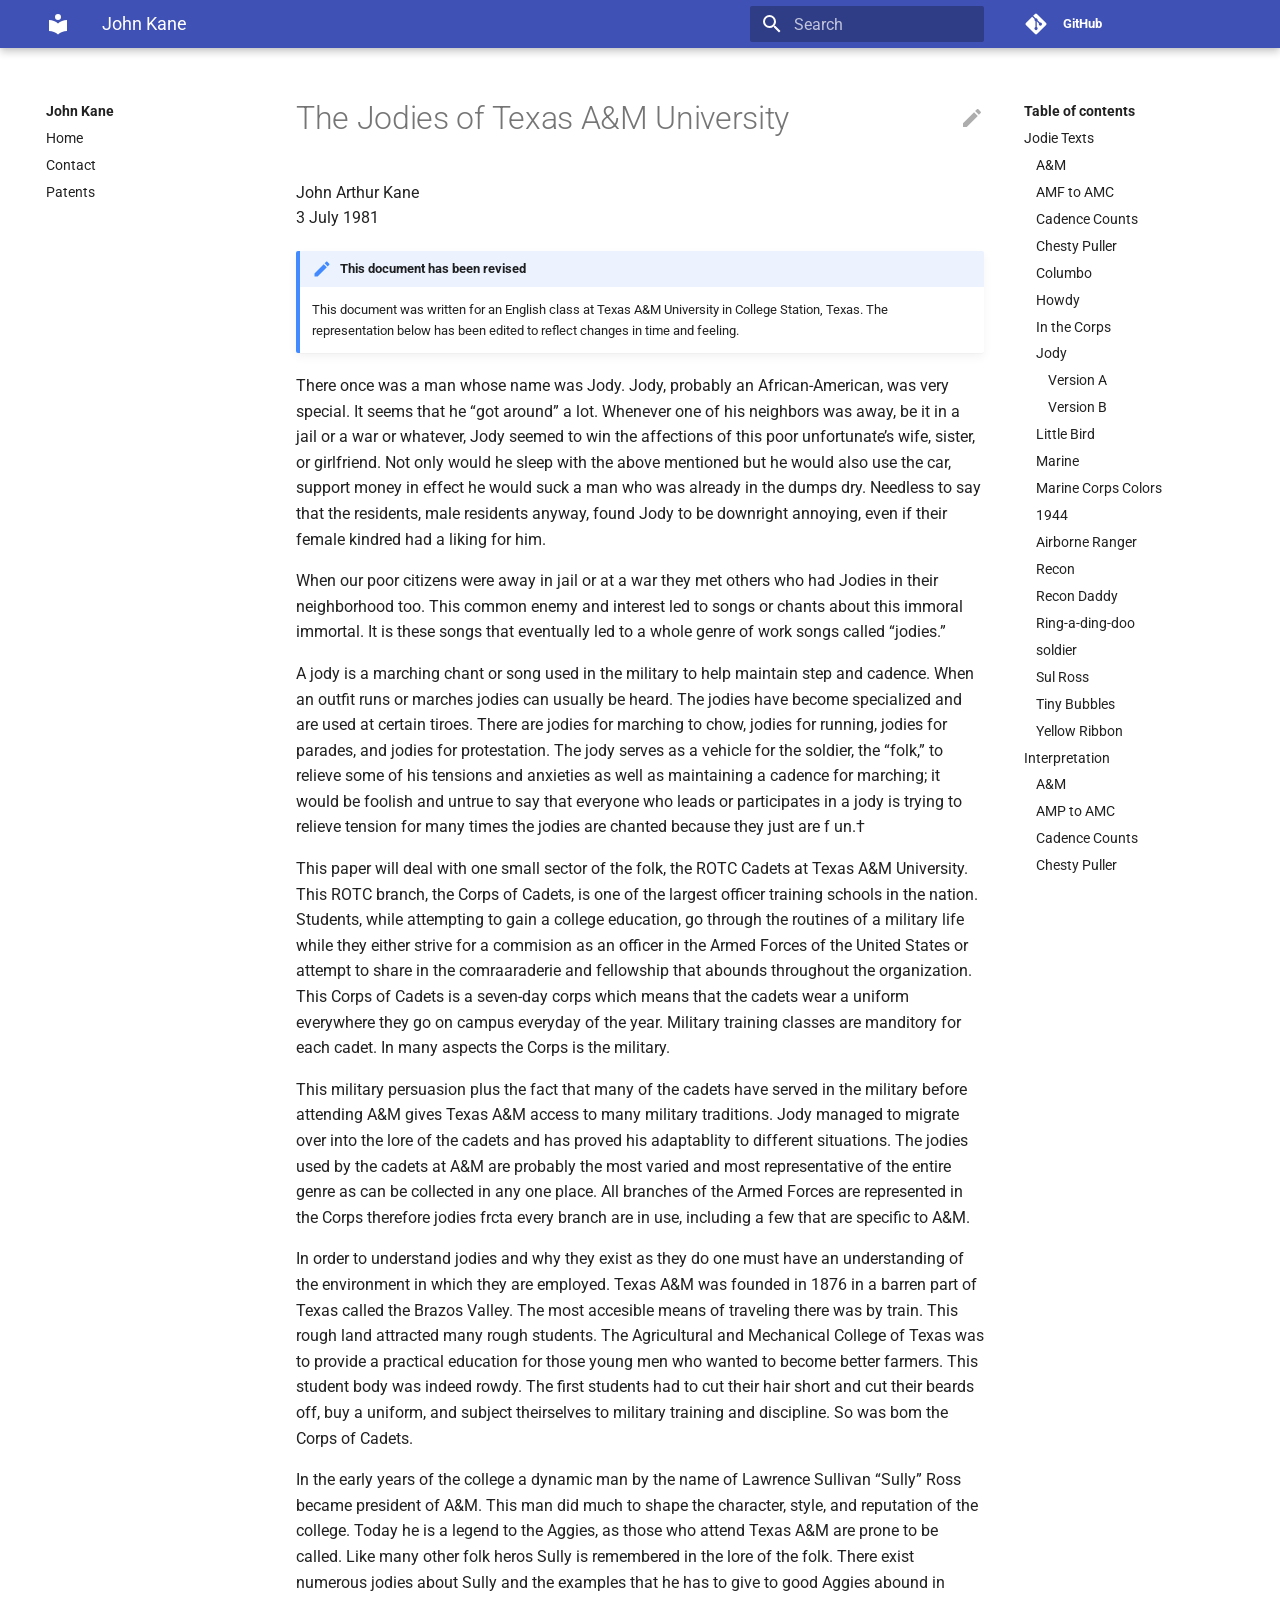
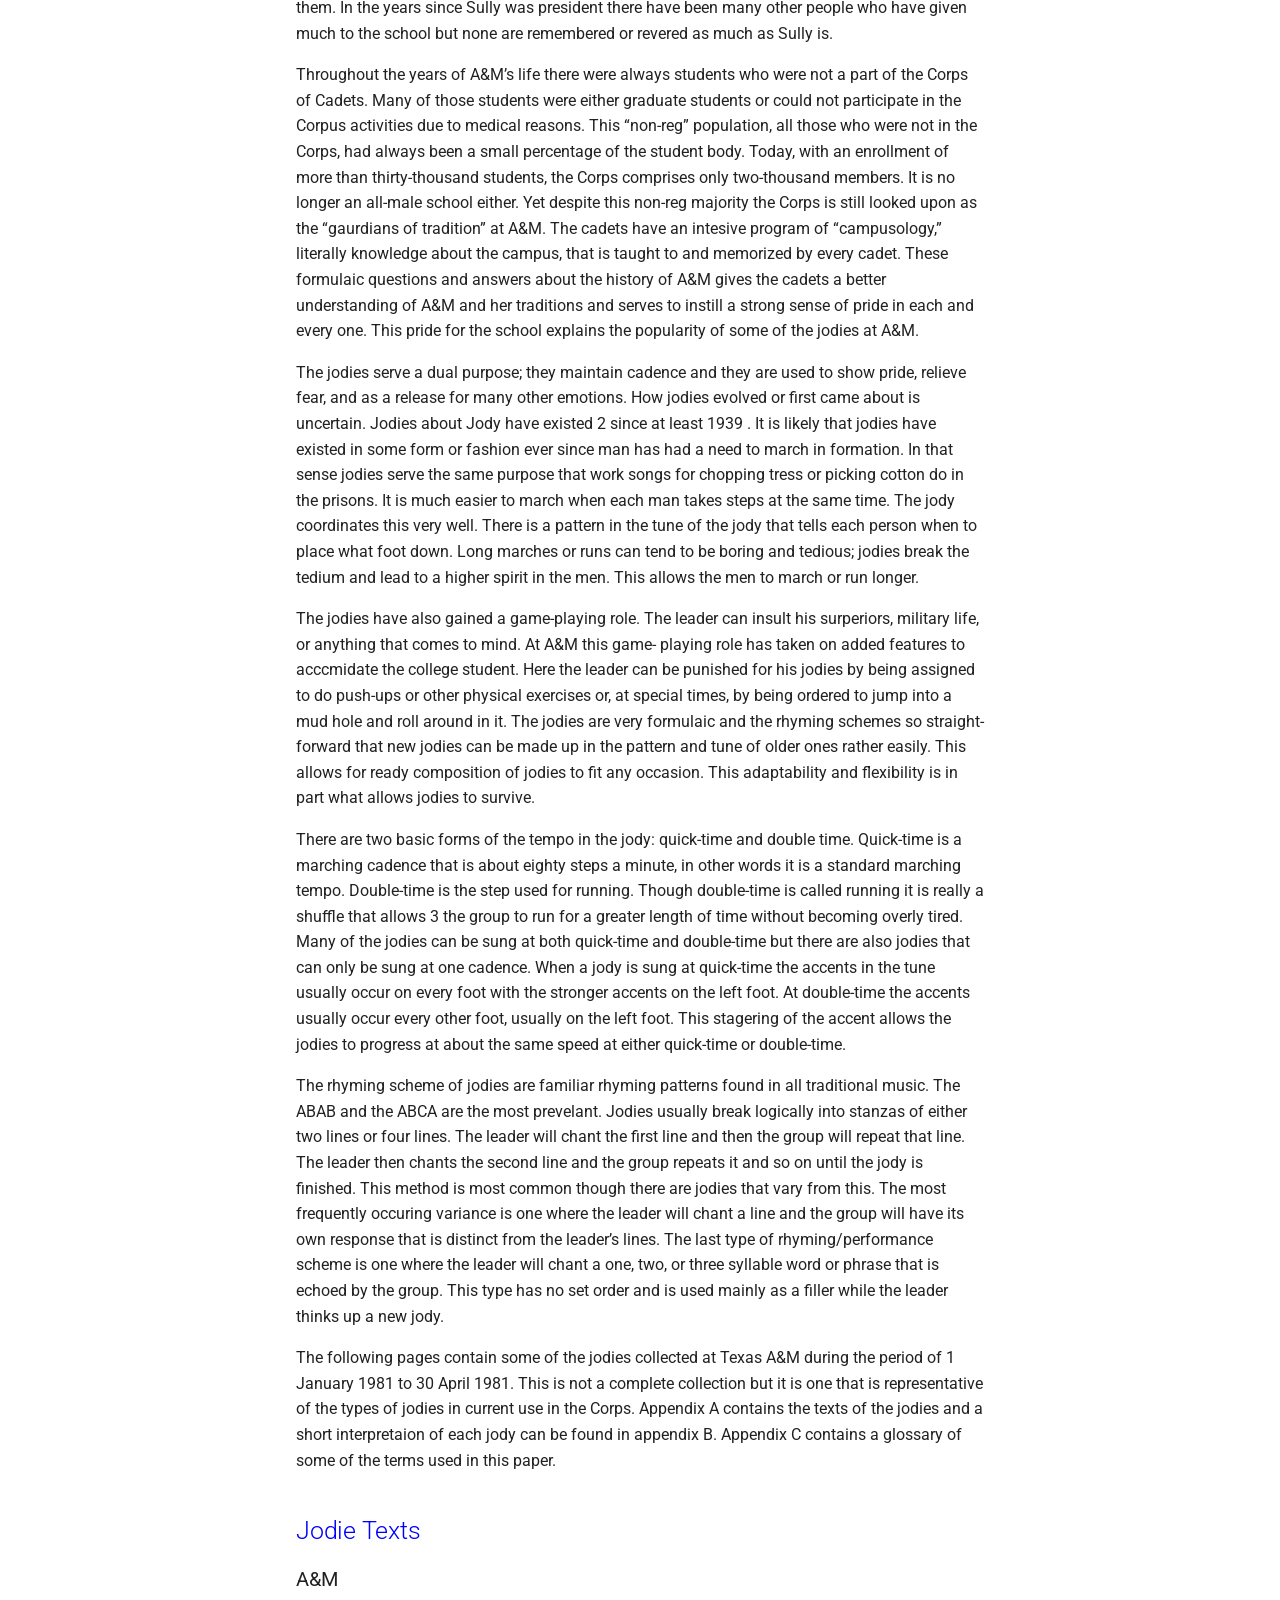
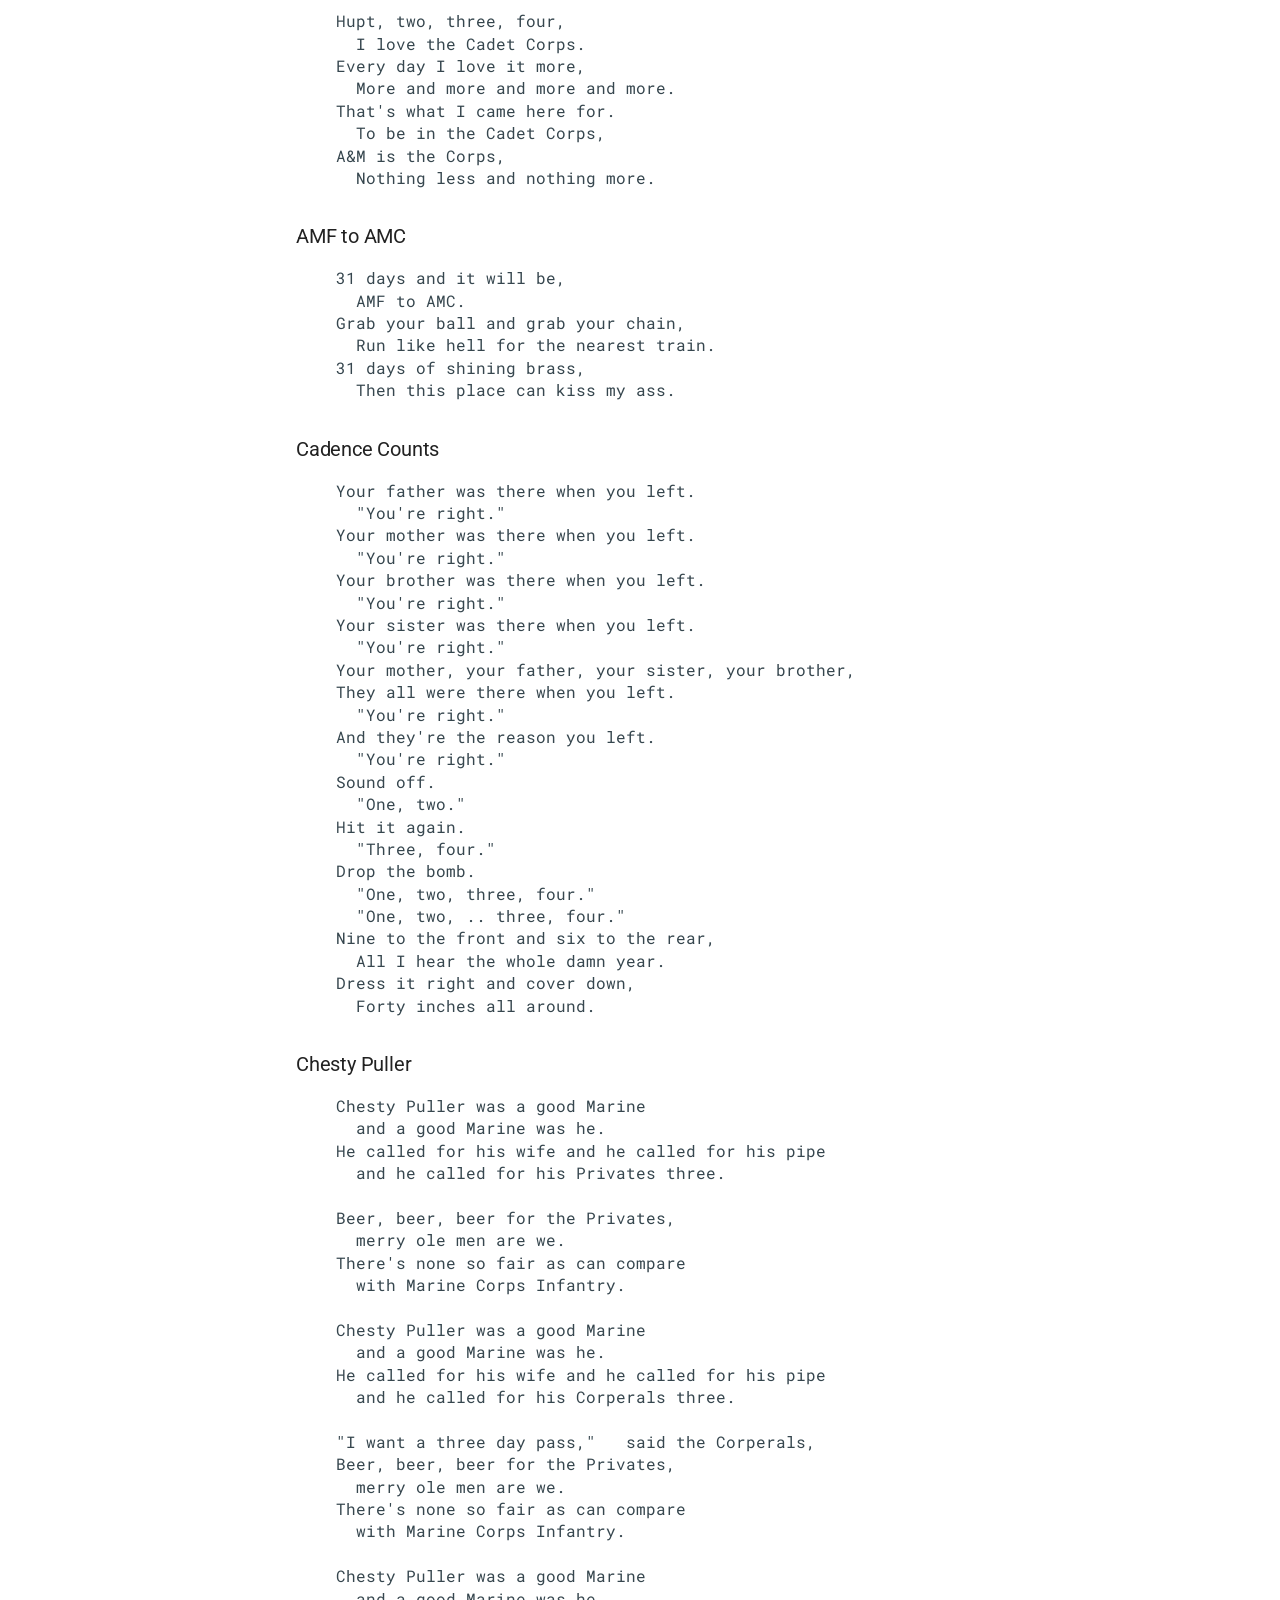
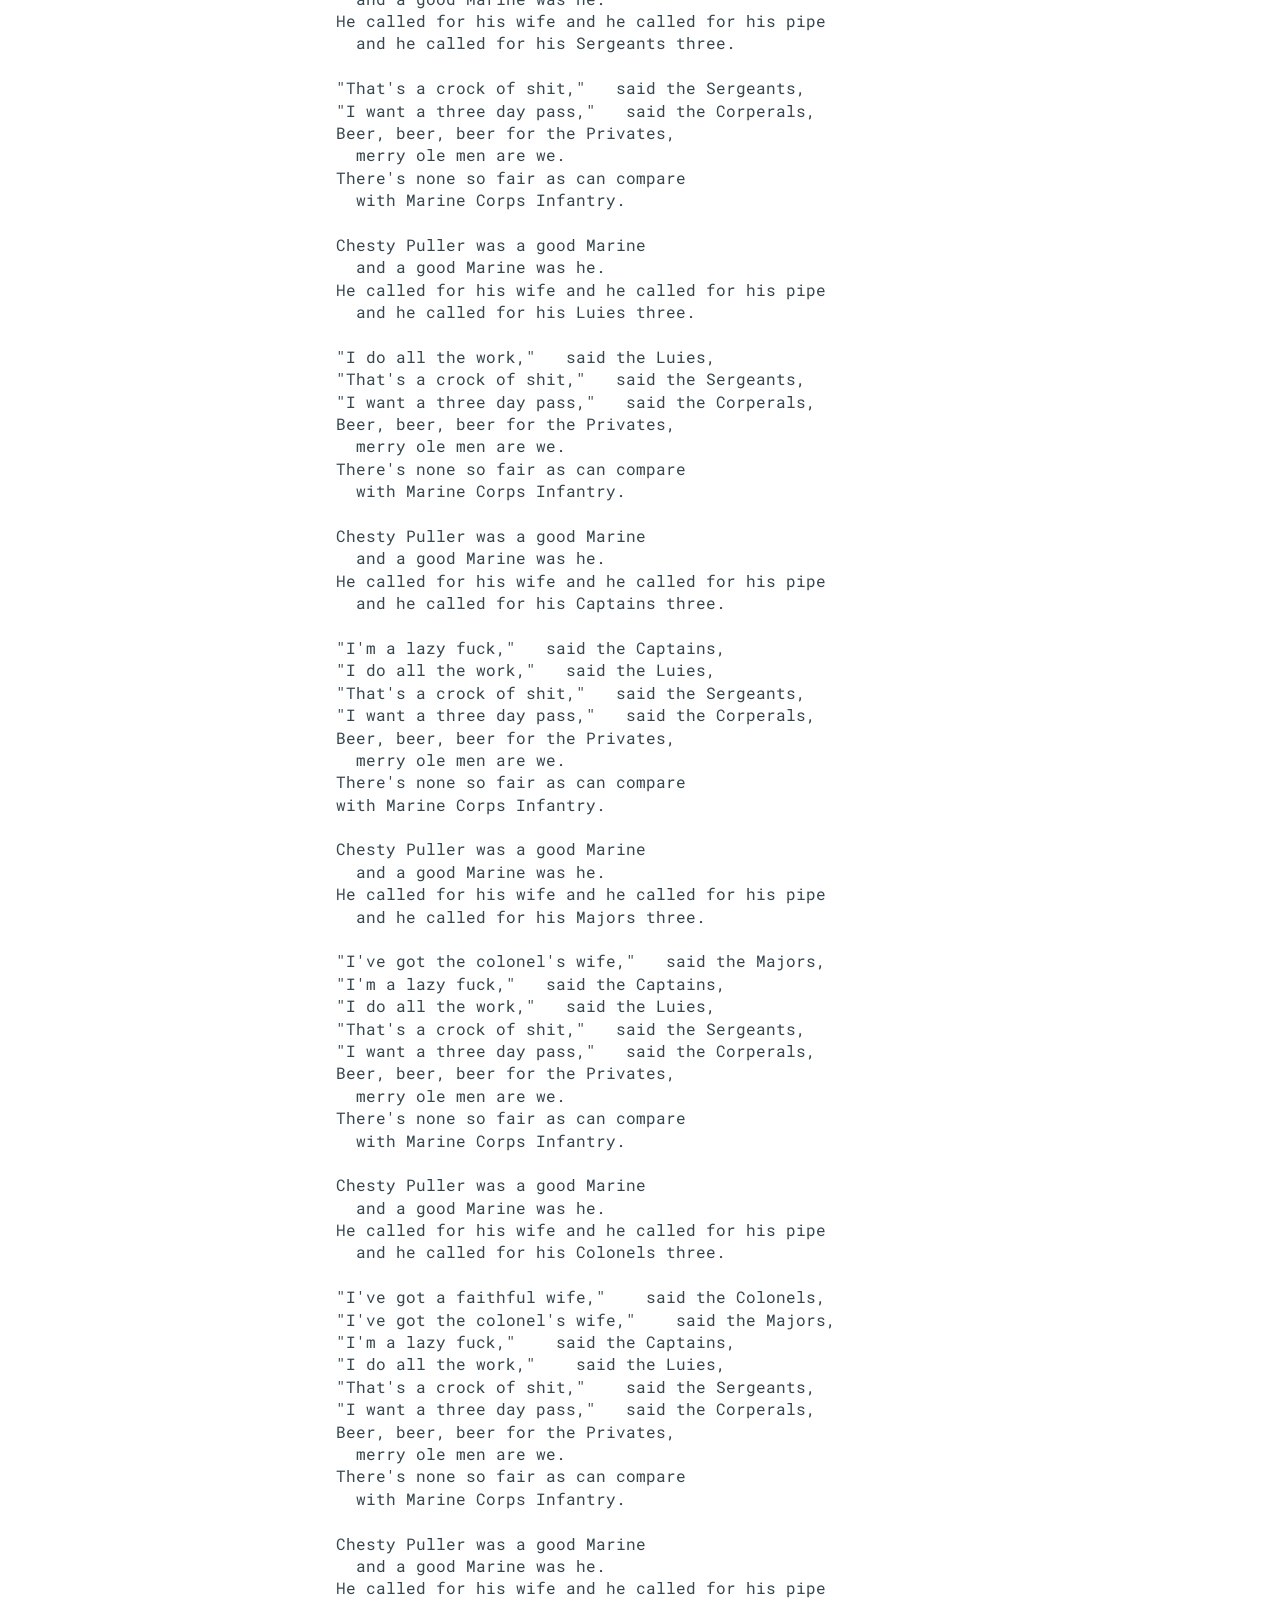
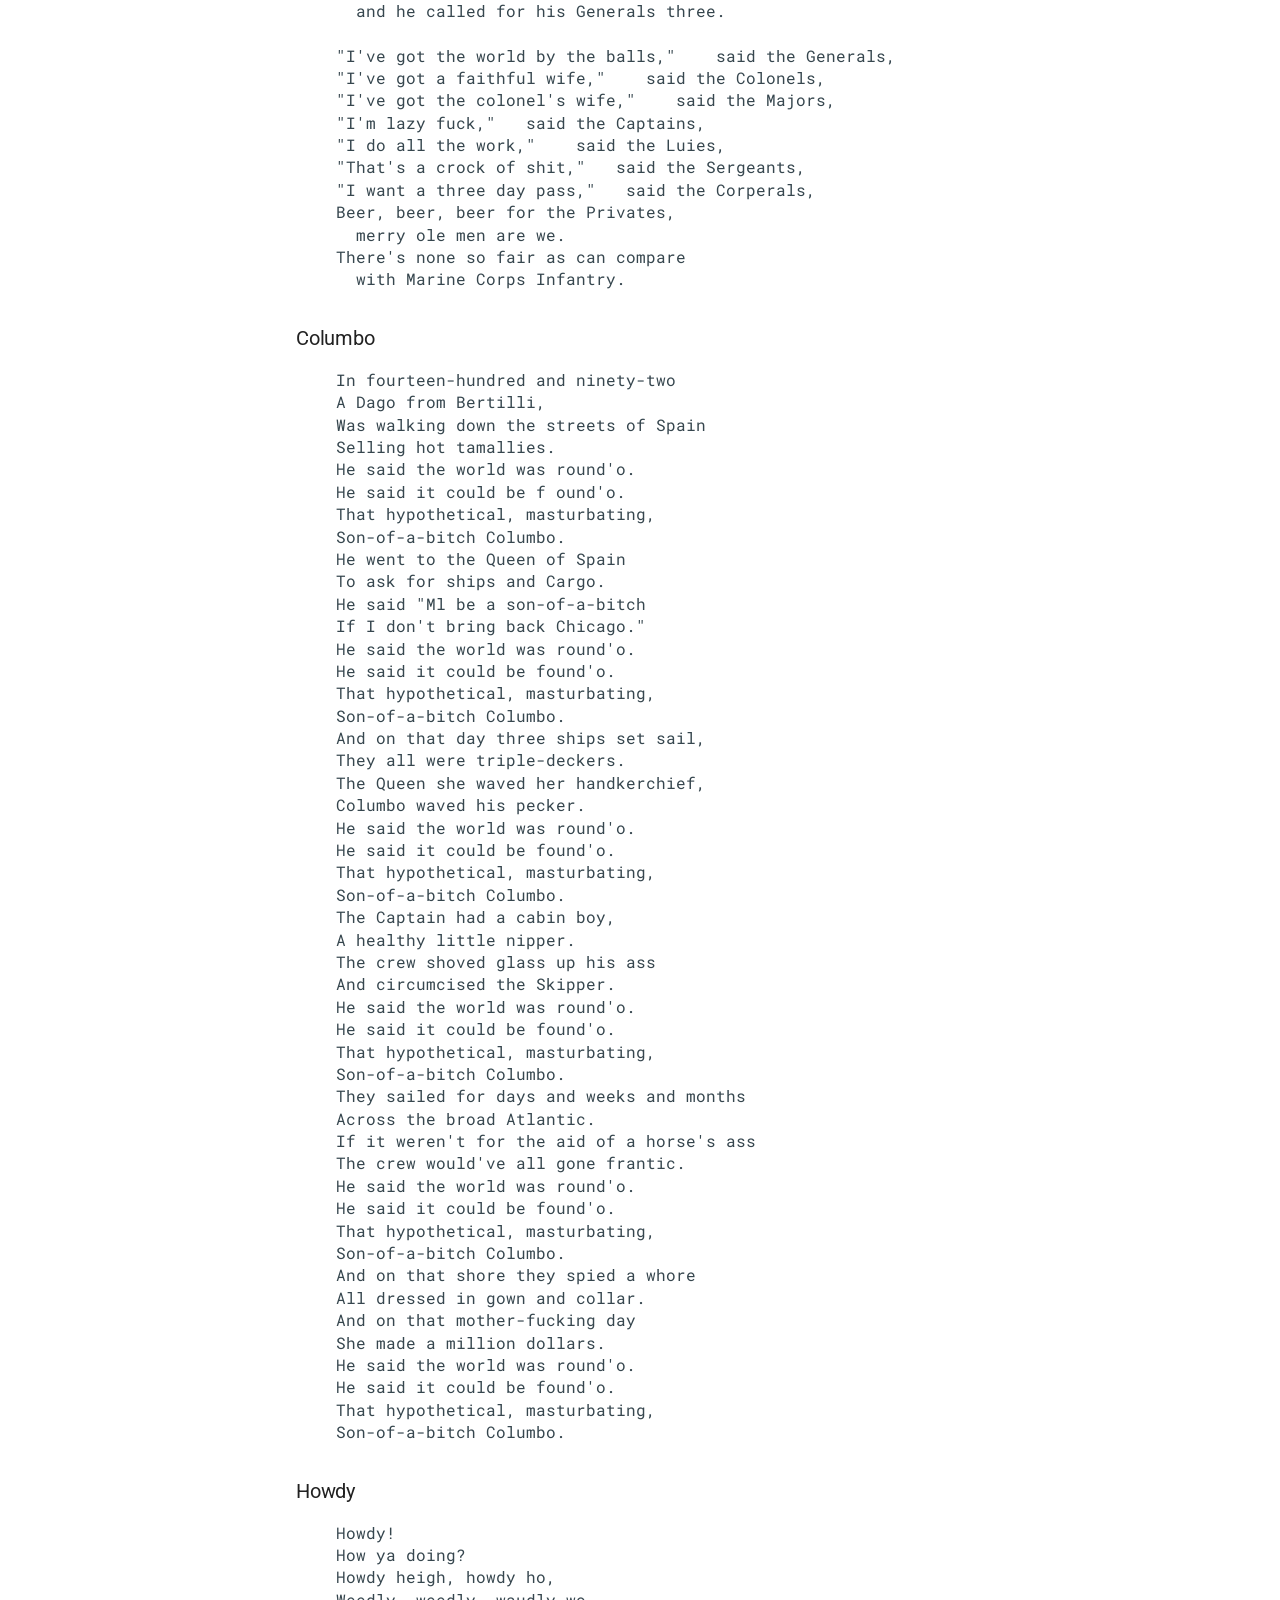
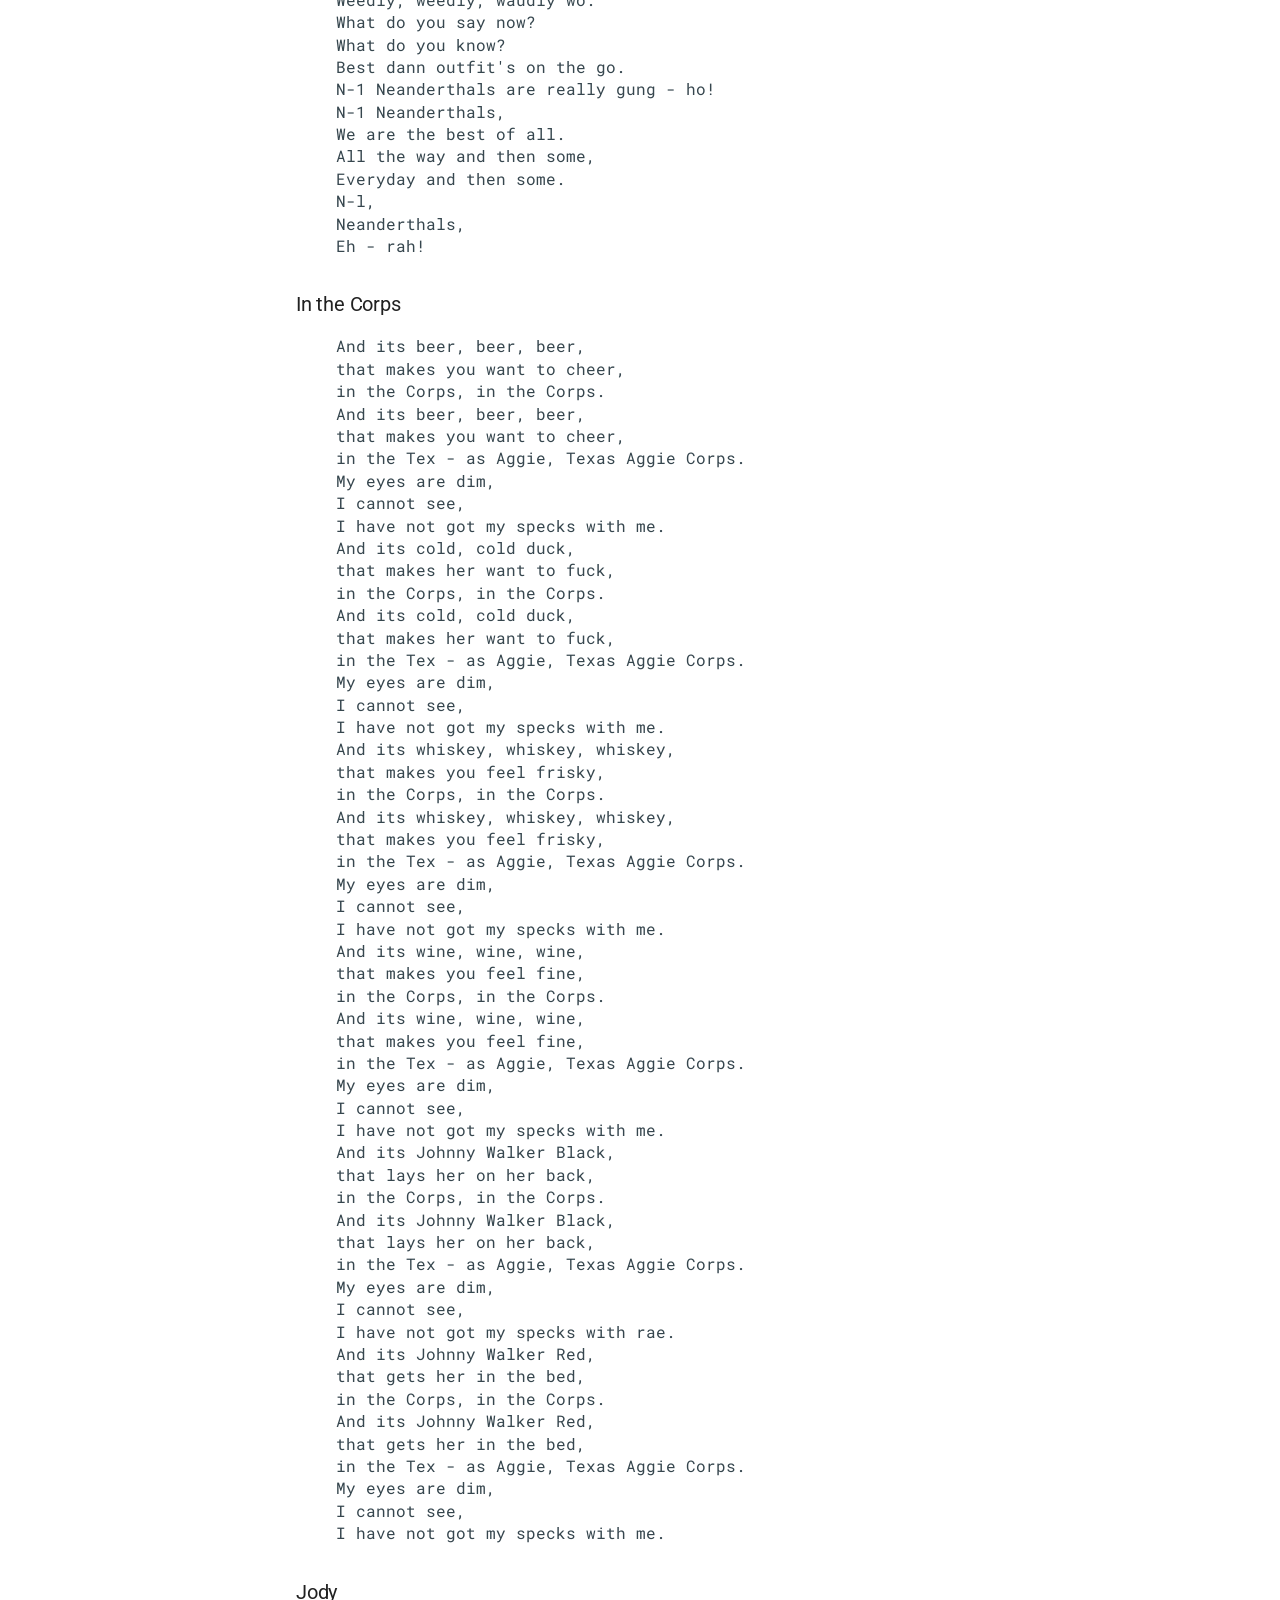
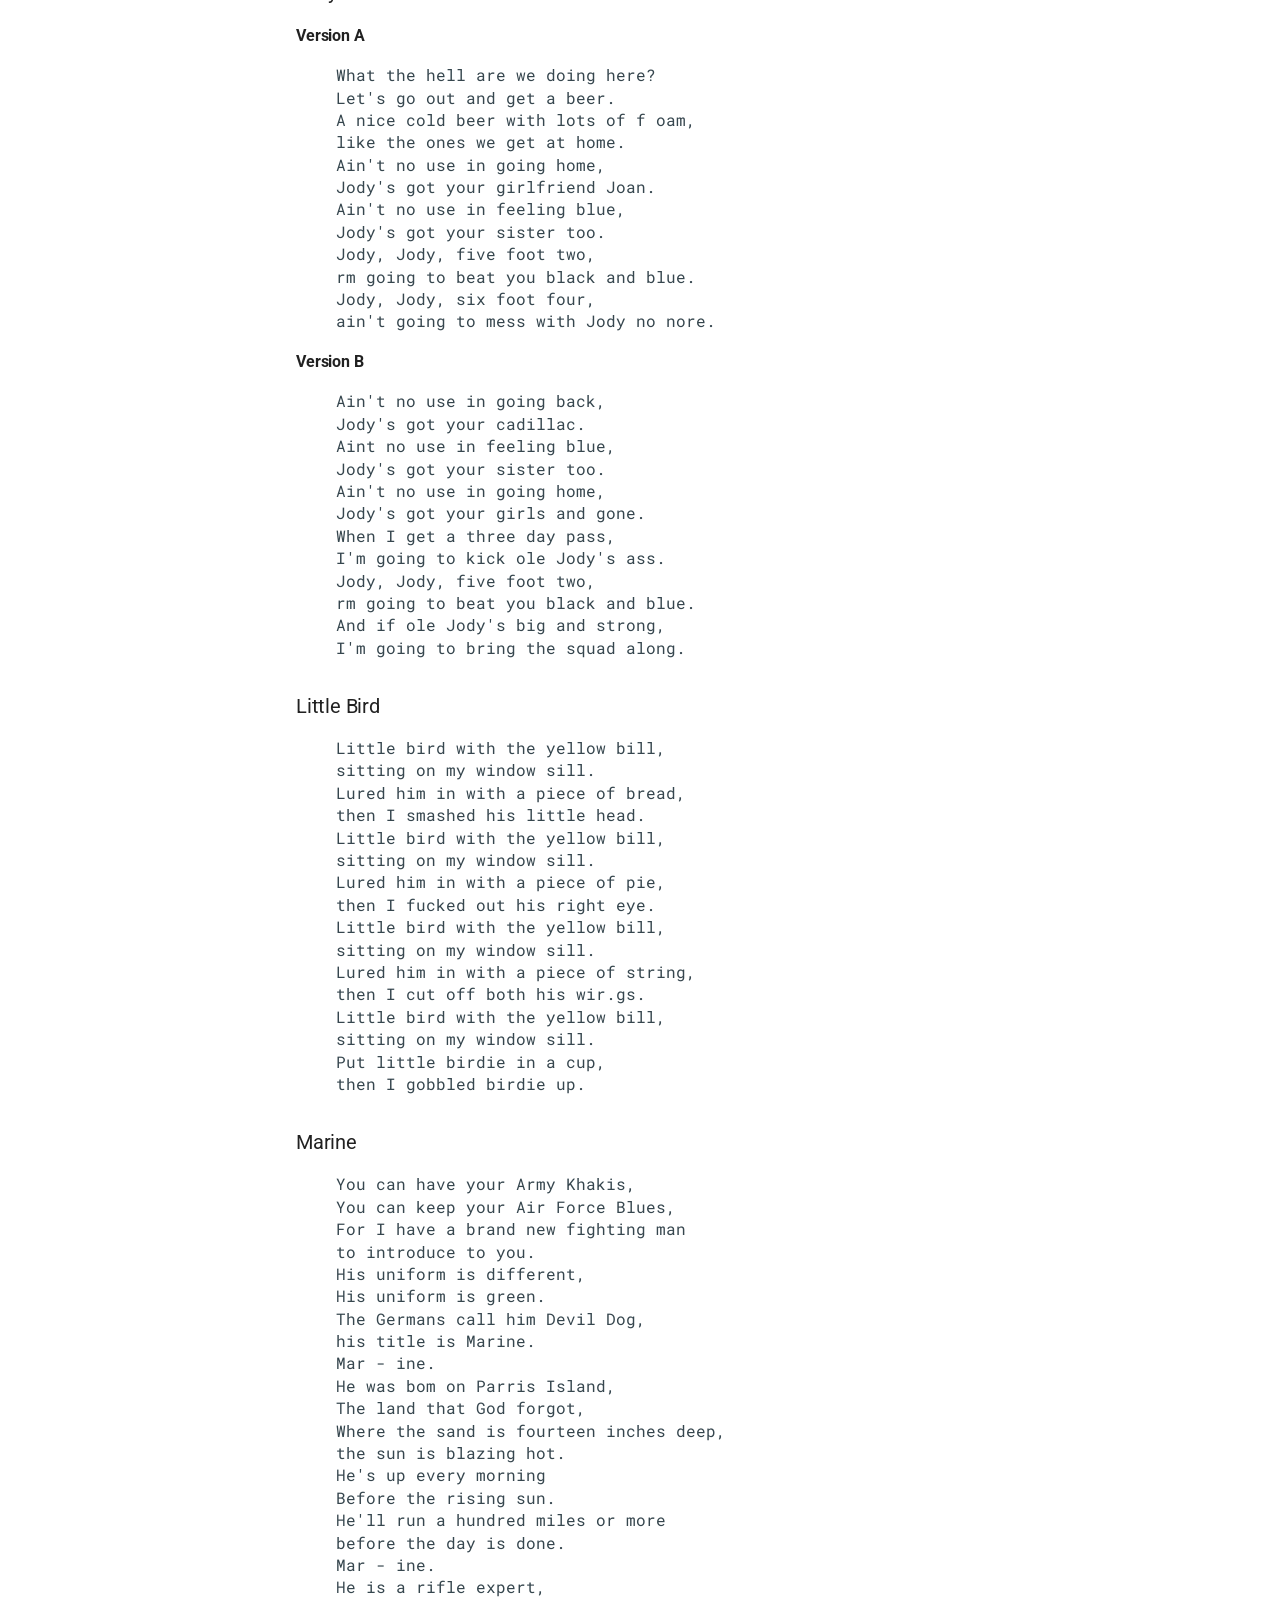
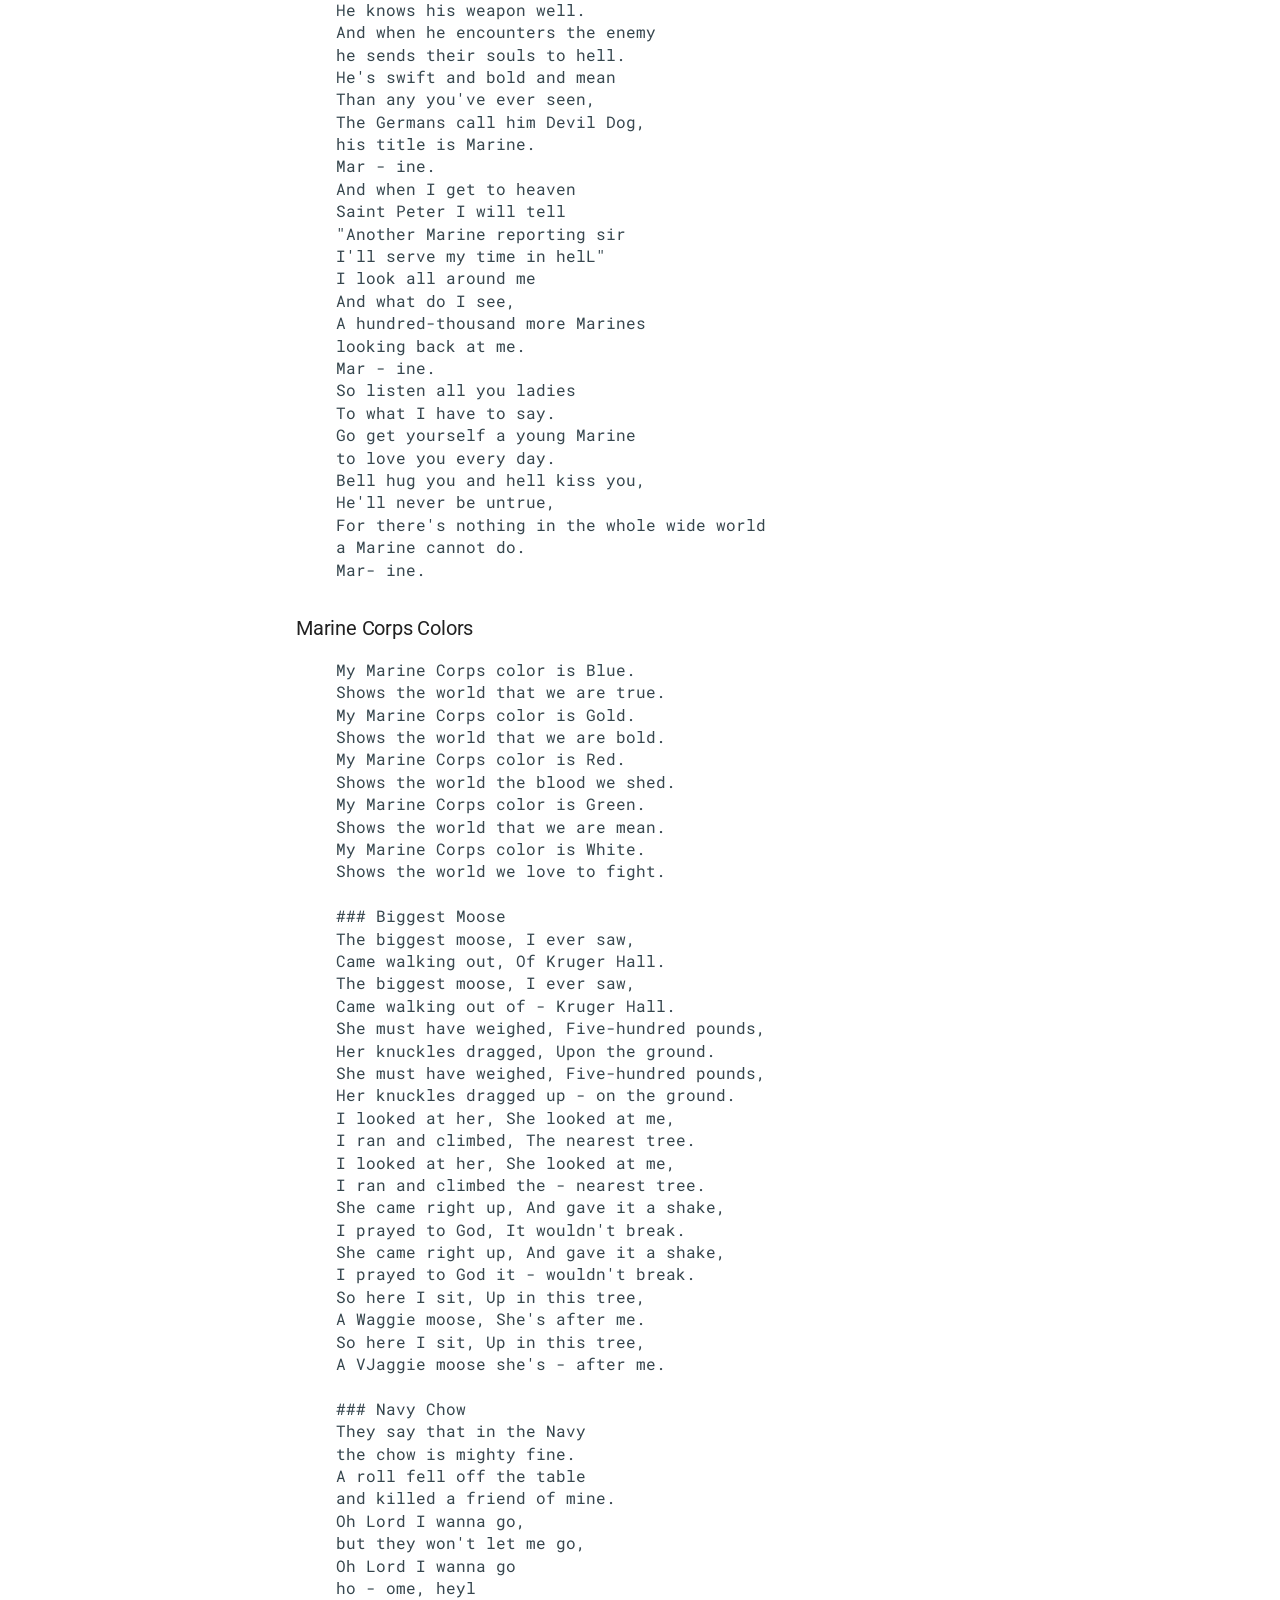
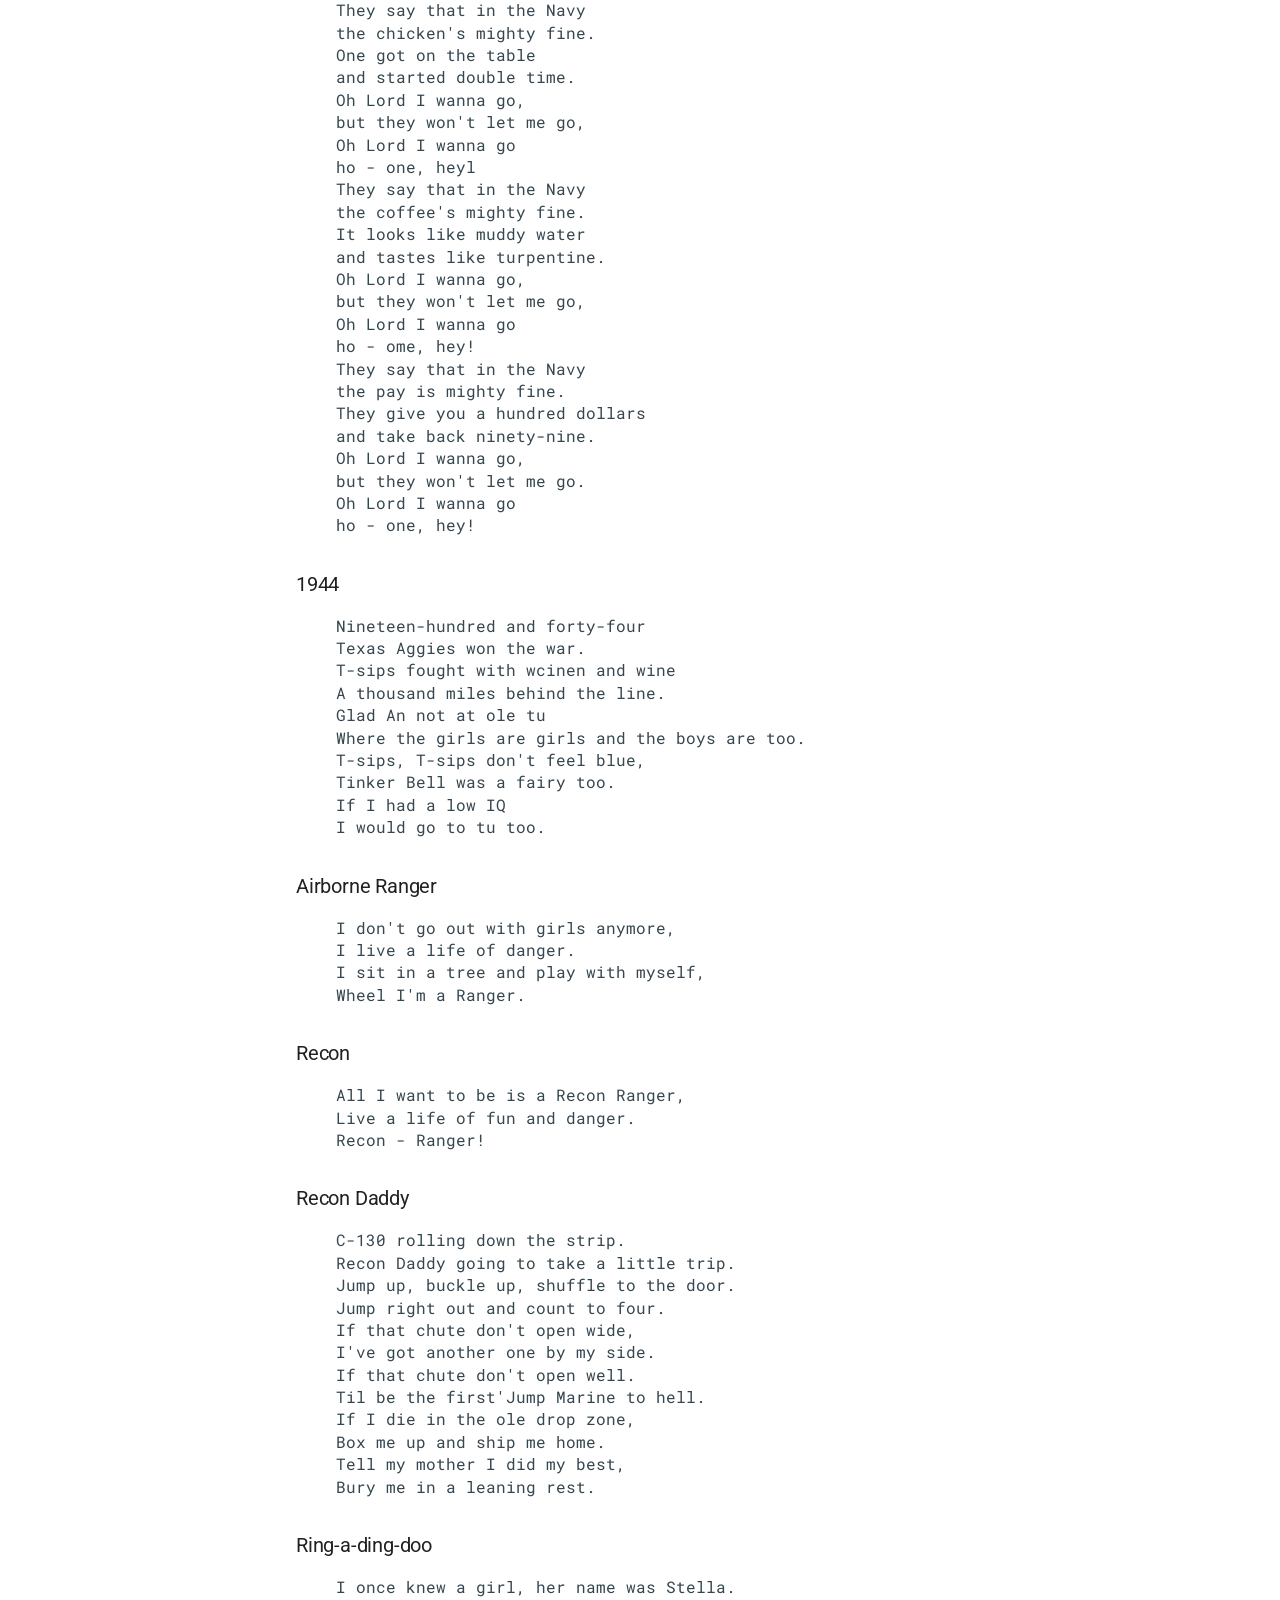
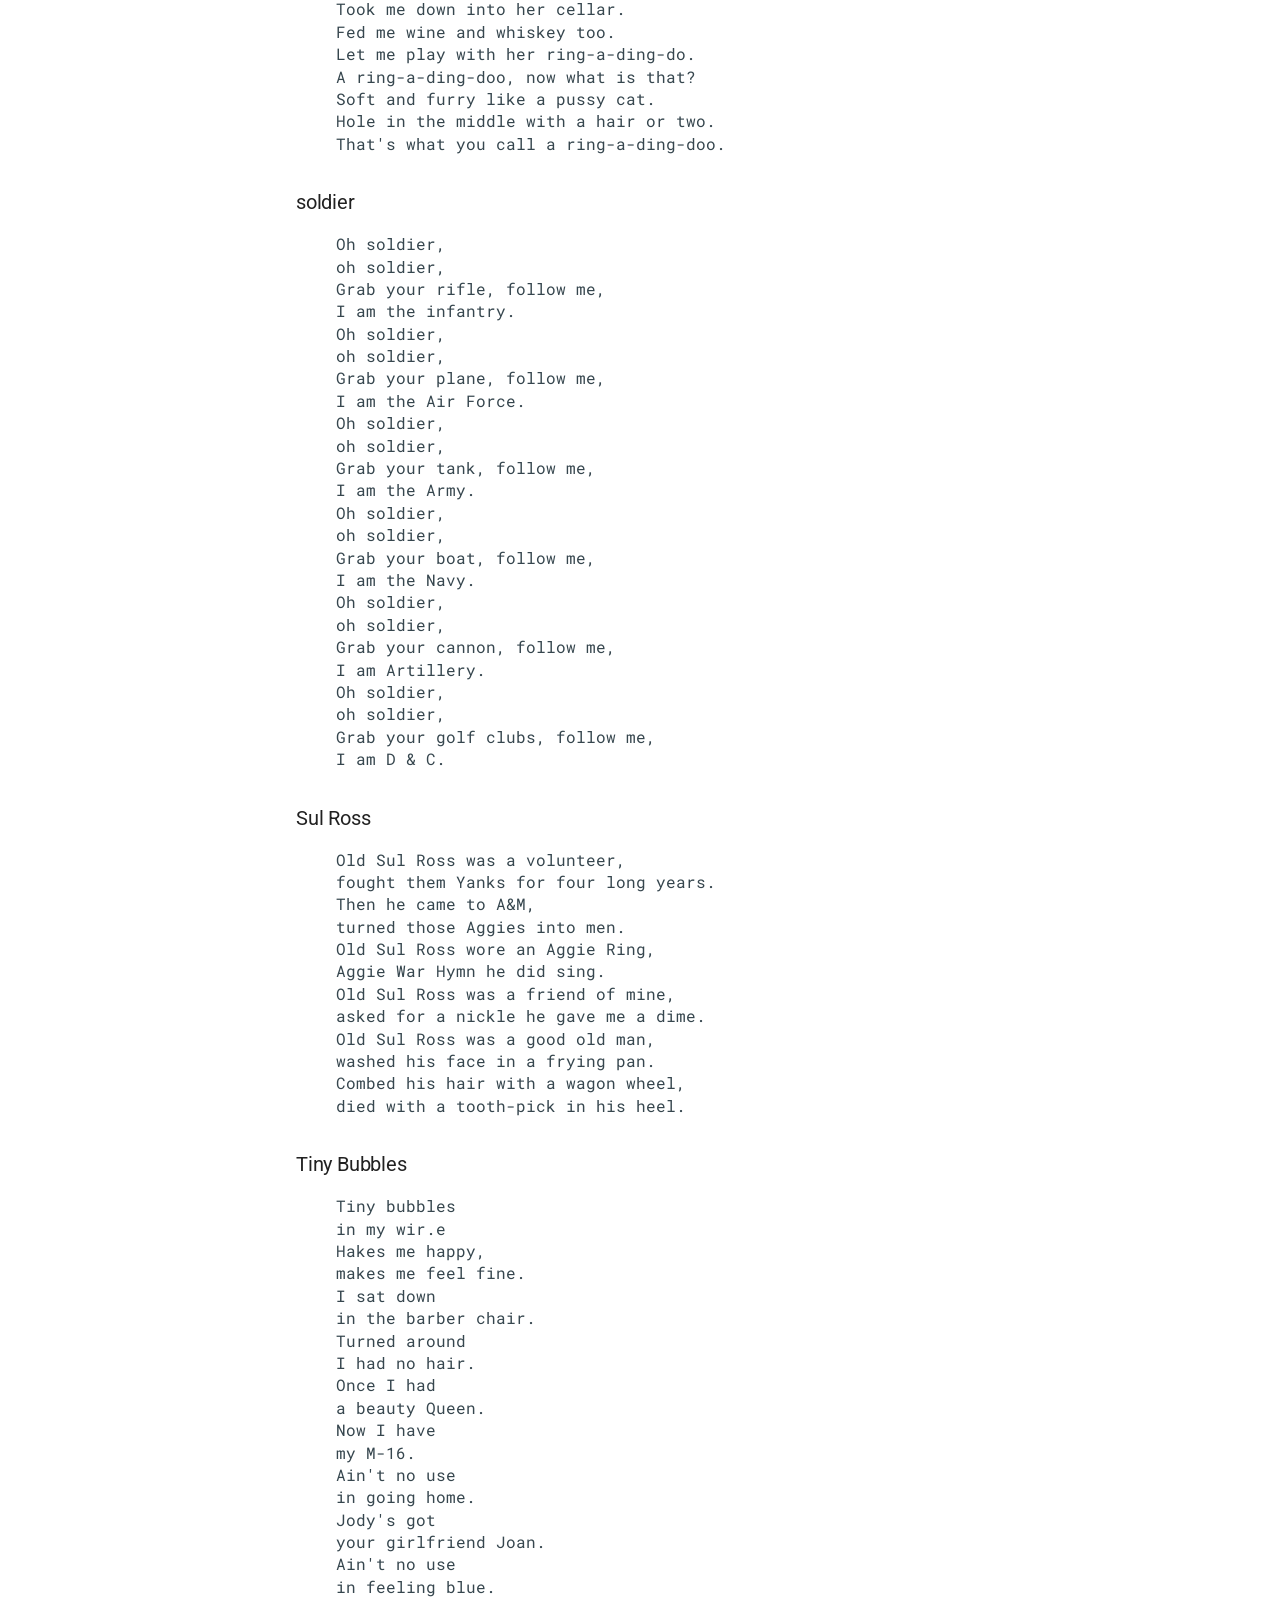
<file: publications/jodies_of_texas_a_and_m_university/index.html>
<!doctype html>
<html lang="en" class="no-js">
  <head>
    
      <meta charset="utf-8">
      <meta name="viewport" content="width=device-width,initial-scale=1">
      
        <meta name="description" content="John's Personal github site">
      
      
      
        <meta name="author" content="John.Kane@Kane.net">
      
      
        <link rel="canonical" href="https://jkane.info/publications/jodies_of_texas_a_and_m_university/">
      
      <link rel="shortcut icon" href="../../assets/images/favicon.png">
      <meta name="generator" content="mkdocs-1.1.2, mkdocs-material-6.2.8">
    
    
      
        <title>The Jodies of Texas A&M University - John Kane</title>
      
    
    
      <link rel="stylesheet" href="../../assets/stylesheets/main.cb6bc1d0.min.css">
      
        
        <link rel="stylesheet" href="../../assets/stylesheets/palette.39b8e14a.min.css">
        
      
    
    
    
      
        
        <link rel="preconnect" href="https://fonts.gstatic.com" crossorigin>
        <link rel="stylesheet" href="https://fonts.googleapis.com/css?family=Roboto:300,400,400i,700%7CRoboto+Mono&display=fallback">
        <style>body,input{font-family:"Roboto",-apple-system,BlinkMacSystemFont,Helvetica,Arial,sans-serif}code,kbd,pre{font-family:"Roboto Mono",SFMono-Regular,Consolas,Menlo,monospace}</style>
      
    
    
    
      <link rel="stylesheet" href="../../stylesheets/extra.css">
    
      <link rel="stylesheet" href="../../stylesheets/style.css">
    
    
      
    
    
  </head>
  
  
    
    
    
    
    
    <body dir="ltr" data-md-color-scheme="" data-md-color-primary="none" data-md-color-accent="none">
      
  
    
    <input class="md-toggle" data-md-toggle="drawer" type="checkbox" id="__drawer" autocomplete="off">
    <input class="md-toggle" data-md-toggle="search" type="checkbox" id="__search" autocomplete="off">
    <label class="md-overlay" for="__drawer"></label>
    <div data-md-component="skip">
      
        
        <a href="#the_jodies_of_texas_am_university" class="md-skip">
          Skip to content
        </a>
      
    </div>
    <div data-md-component="announce">
      
    </div>
    
      

<header class="md-header" data-md-component="header">
  <nav class="md-header-nav md-grid" aria-label="Header">
    <a href="https://jkane.info" title="John Kane" class="md-header-nav__button md-logo" aria-label="John Kane">
      
  
  <svg xmlns="http://www.w3.org/2000/svg" viewBox="0 0 24 24"><path d="M12 8a3 3 0 003-3 3 3 0 00-3-3 3 3 0 00-3 3 3 3 0 003 3m0 3.54C9.64 9.35 6.5 8 3 8v11c3.5 0 6.64 1.35 9 3.54 2.36-2.19 5.5-3.54 9-3.54V8c-3.5 0-6.64 1.35-9 3.54z"/></svg>

    </a>
    <label class="md-header-nav__button md-icon" for="__drawer">
      <svg xmlns="http://www.w3.org/2000/svg" viewBox="0 0 24 24"><path d="M3 6h18v2H3V6m0 5h18v2H3v-2m0 5h18v2H3v-2z"/></svg>
    </label>
    <div class="md-header-nav__title" data-md-component="header-title">
      <div class="md-header-nav__ellipsis">
        <div class="md-header-nav__topic">
          <span class="md-ellipsis">
            John Kane
          </span>
        </div>
        <div class="md-header-nav__topic">
          <span class="md-ellipsis">
            
              The Jodies of Texas A&M University
            
          </span>
        </div>
      </div>
    </div>
    
      <label class="md-header-nav__button md-icon" for="__search">
        <svg xmlns="http://www.w3.org/2000/svg" viewBox="0 0 24 24"><path d="M9.5 3A6.5 6.5 0 0116 9.5c0 1.61-.59 3.09-1.56 4.23l.27.27h.79l5 5-1.5 1.5-5-5v-.79l-.27-.27A6.516 6.516 0 019.5 16 6.5 6.5 0 013 9.5 6.5 6.5 0 019.5 3m0 2C7 5 5 7 5 9.5S7 14 9.5 14 14 12 14 9.5 12 5 9.5 5z"/></svg>
      </label>
      
<div class="md-search" data-md-component="search" role="dialog">
  <label class="md-search__overlay" for="__search"></label>
  <div class="md-search__inner" role="search">
    <form class="md-search__form" name="search">
      <input type="text" class="md-search__input" name="query" aria-label="Search" placeholder="Search" autocapitalize="off" autocorrect="off" autocomplete="off" spellcheck="false" data-md-component="search-query" data-md-state="active" required>
      <label class="md-search__icon md-icon" for="__search">
        <svg xmlns="http://www.w3.org/2000/svg" viewBox="0 0 24 24"><path d="M9.5 3A6.5 6.5 0 0116 9.5c0 1.61-.59 3.09-1.56 4.23l.27.27h.79l5 5-1.5 1.5-5-5v-.79l-.27-.27A6.516 6.516 0 019.5 16 6.5 6.5 0 013 9.5 6.5 6.5 0 019.5 3m0 2C7 5 5 7 5 9.5S7 14 9.5 14 14 12 14 9.5 12 5 9.5 5z"/></svg>
        <svg xmlns="http://www.w3.org/2000/svg" viewBox="0 0 24 24"><path d="M20 11v2H8l5.5 5.5-1.42 1.42L4.16 12l7.92-7.92L13.5 5.5 8 11h12z"/></svg>
      </label>
      <button type="reset" class="md-search__icon md-icon" aria-label="Clear" data-md-component="search-reset" tabindex="-1">
        <svg xmlns="http://www.w3.org/2000/svg" viewBox="0 0 24 24"><path d="M19 6.41L17.59 5 12 10.59 6.41 5 5 6.41 10.59 12 5 17.59 6.41 19 12 13.41 17.59 19 19 17.59 13.41 12 19 6.41z"/></svg>
      </button>
    </form>
    <div class="md-search__output">
      <div class="md-search__scrollwrap" data-md-scrollfix>
        <div class="md-search-result" data-md-component="search-result">
          <div class="md-search-result__meta">
            Initializing search
          </div>
          <ol class="md-search-result__list"></ol>
        </div>
      </div>
    </div>
  </div>
</div>
    
    
      <div class="md-header-nav__source">
        
<a href="https://github.com/jakane/jakane.github.io/" title="Go to repository" class="md-source">
  <div class="md-source__icon md-icon">
    
    <svg xmlns="http://www.w3.org/2000/svg" viewBox="0 0 448 512"><path d="M439.55 236.05L244 40.45a28.87 28.87 0 00-40.81 0l-40.66 40.63 51.52 51.52c27.06-9.14 52.68 16.77 43.39 43.68l49.66 49.66c34.23-11.8 61.18 31 35.47 56.69-26.49 26.49-70.21-2.87-56-37.34L240.22 199v121.85c25.3 12.54 22.26 41.85 9.08 55a34.34 34.34 0 01-48.55 0c-17.57-17.6-11.07-46.91 11.25-56v-123c-20.8-8.51-24.6-30.74-18.64-45L142.57 101 8.45 235.14a28.86 28.86 0 000 40.81l195.61 195.6a28.86 28.86 0 0040.8 0l194.69-194.69a28.86 28.86 0 000-40.81z"/></svg>
  </div>
  <div class="md-source__repository">
    GitHub
  </div>
</a>
      </div>
    
  </nav>
</header>
    
    <div class="md-container" data-md-component="container">
      
      
        
      
      <main class="md-main" data-md-component="main">
        <div class="md-main__inner md-grid">
          
            
              
              <div class="md-sidebar md-sidebar--primary" data-md-component="navigation" >
                <div class="md-sidebar__scrollwrap">
                  <div class="md-sidebar__inner">
                    




<nav class="md-nav md-nav--primary" aria-label="Navigation" data-md-level="0">
  <label class="md-nav__title" for="__drawer">
    <a href="https://jkane.info" title="John Kane" class="md-nav__button md-logo" aria-label="John Kane">
      
  
  <svg xmlns="http://www.w3.org/2000/svg" viewBox="0 0 24 24"><path d="M12 8a3 3 0 003-3 3 3 0 00-3-3 3 3 0 00-3 3 3 3 0 003 3m0 3.54C9.64 9.35 6.5 8 3 8v11c3.5 0 6.64 1.35 9 3.54 2.36-2.19 5.5-3.54 9-3.54V8c-3.5 0-6.64 1.35-9 3.54z"/></svg>

    </a>
    John Kane
  </label>
  
    <div class="md-nav__source">
      
<a href="https://github.com/jakane/jakane.github.io/" title="Go to repository" class="md-source">
  <div class="md-source__icon md-icon">
    
    <svg xmlns="http://www.w3.org/2000/svg" viewBox="0 0 448 512"><path d="M439.55 236.05L244 40.45a28.87 28.87 0 00-40.81 0l-40.66 40.63 51.52 51.52c27.06-9.14 52.68 16.77 43.39 43.68l49.66 49.66c34.23-11.8 61.18 31 35.47 56.69-26.49 26.49-70.21-2.87-56-37.34L240.22 199v121.85c25.3 12.54 22.26 41.85 9.08 55a34.34 34.34 0 01-48.55 0c-17.57-17.6-11.07-46.91 11.25-56v-123c-20.8-8.51-24.6-30.74-18.64-45L142.57 101 8.45 235.14a28.86 28.86 0 000 40.81l195.61 195.6a28.86 28.86 0 0040.8 0l194.69-194.69a28.86 28.86 0 000-40.81z"/></svg>
  </div>
  <div class="md-source__repository">
    GitHub
  </div>
</a>
    </div>
  
  <ul class="md-nav__list" data-md-scrollfix>
    
      
      
      

  
  
  
    <li class="md-nav__item">
      <a href="../.." class="md-nav__link">
        Home
      </a>
    </li>
  

    
      
      
      

  
  
  
    <li class="md-nav__item">
      <a href="../../contact/" class="md-nav__link">
        Contact
      </a>
    </li>
  

    
      
      
      

  
  
  
    <li class="md-nav__item">
      <a href="../../patents/patents/" class="md-nav__link">
        Patents
      </a>
    </li>
  

    
  </ul>
</nav>
                  </div>
                </div>
              </div>
            
            
              
              <div class="md-sidebar md-sidebar--secondary" data-md-component="toc" >
                <div class="md-sidebar__scrollwrap">
                  <div class="md-sidebar__inner">
                    
<nav class="md-nav md-nav--secondary" aria-label="Table of contents">
  
  
    
  
  
    <label class="md-nav__title" for="__toc">
      <span class="md-nav__icon md-icon"></span>
      Table of contents
    </label>
    <ul class="md-nav__list" data-md-scrollfix>
      
        <li class="md-nav__item">
  <a href="#jodie_texts" class="md-nav__link">
    Jodie Texts
  </a>
  
    <nav class="md-nav" aria-label="Jodie Texts">
      <ul class="md-nav__list">
        
          <li class="md-nav__item">
  <a href="#am" class="md-nav__link">
    A&amp;M
  </a>
  
</li>
        
          <li class="md-nav__item">
  <a href="#amf_to_amc" class="md-nav__link">
    AMF to AMC
  </a>
  
</li>
        
          <li class="md-nav__item">
  <a href="#cadence_counts" class="md-nav__link">
    Cadence Counts
  </a>
  
</li>
        
          <li class="md-nav__item">
  <a href="#chesty_puller" class="md-nav__link">
    Chesty Puller
  </a>
  
</li>
        
          <li class="md-nav__item">
  <a href="#columbo" class="md-nav__link">
    Columbo
  </a>
  
</li>
        
          <li class="md-nav__item">
  <a href="#howdy" class="md-nav__link">
    Howdy
  </a>
  
</li>
        
          <li class="md-nav__item">
  <a href="#in_the_corps" class="md-nav__link">
    In the Corps
  </a>
  
</li>
        
          <li class="md-nav__item">
  <a href="#jody" class="md-nav__link">
    Jody
  </a>
  
    <nav class="md-nav" aria-label="Jody">
      <ul class="md-nav__list">
        
          <li class="md-nav__item">
  <a href="#version_a" class="md-nav__link">
    Version A
  </a>
  
</li>
        
          <li class="md-nav__item">
  <a href="#version_b" class="md-nav__link">
    Version B
  </a>
  
</li>
        
      </ul>
    </nav>
  
</li>
        
          <li class="md-nav__item">
  <a href="#little_bird" class="md-nav__link">
    Little Bird
  </a>
  
</li>
        
          <li class="md-nav__item">
  <a href="#marine" class="md-nav__link">
    Marine
  </a>
  
</li>
        
          <li class="md-nav__item">
  <a href="#marine_corps_colors" class="md-nav__link">
    Marine Corps Colors
  </a>
  
</li>
        
          <li class="md-nav__item">
  <a href="#1944" class="md-nav__link">
    1944
  </a>
  
</li>
        
          <li class="md-nav__item">
  <a href="#airborne_ranger" class="md-nav__link">
    Airborne Ranger
  </a>
  
</li>
        
          <li class="md-nav__item">
  <a href="#recon" class="md-nav__link">
    Recon
  </a>
  
</li>
        
          <li class="md-nav__item">
  <a href="#recon_daddy" class="md-nav__link">
    Recon Daddy
  </a>
  
</li>
        
          <li class="md-nav__item">
  <a href="#ring-a-ding-doo" class="md-nav__link">
    Ring-a-ding-doo
  </a>
  
</li>
        
          <li class="md-nav__item">
  <a href="#soldier" class="md-nav__link">
    soldier
  </a>
  
</li>
        
          <li class="md-nav__item">
  <a href="#sul_ross" class="md-nav__link">
    Sul Ross
  </a>
  
</li>
        
          <li class="md-nav__item">
  <a href="#tiny_bubbles" class="md-nav__link">
    Tiny Bubbles
  </a>
  
</li>
        
          <li class="md-nav__item">
  <a href="#yellow_ribbon" class="md-nav__link">
    Yellow Ribbon
  </a>
  
</li>
        
      </ul>
    </nav>
  
</li>
      
        <li class="md-nav__item">
  <a href="#interpretation" class="md-nav__link">
    Interpretation
  </a>
  
    <nav class="md-nav" aria-label="Interpretation">
      <ul class="md-nav__list">
        
          <li class="md-nav__item">
  <a href="#am_1" class="md-nav__link">
    A&amp;M
  </a>
  
</li>
        
          <li class="md-nav__item">
  <a href="#amp_to_amc" class="md-nav__link">
    AMP to AMC
  </a>
  
</li>
        
          <li class="md-nav__item">
  <a href="#cadence_counts_1" class="md-nav__link">
    Cadence Counts
  </a>
  
</li>
        
          <li class="md-nav__item">
  <a href="#chesty_puller_1" class="md-nav__link">
    Chesty Puller
  </a>
  
</li>
        
          <li class="md-nav__item">
  <a href="#columbo_1" class="md-nav__link">
    Columbo
  </a>
  
</li>
        
          <li class="md-nav__item">
  <a href="#howdy_1" class="md-nav__link">
    Howdy
  </a>
  
</li>
        
          <li class="md-nav__item">
  <a href="#in_the_corps_1" class="md-nav__link">
    In the Corps
  </a>
  
</li>
        
          <li class="md-nav__item">
  <a href="#jody_1" class="md-nav__link">
    Jody
  </a>
  
</li>
        
          <li class="md-nav__item">
  <a href="#little_bird_1" class="md-nav__link">
    Little Bird
  </a>
  
</li>
        
          <li class="md-nav__item">
  <a href="#marine_1" class="md-nav__link">
    Marine
  </a>
  
</li>
        
          <li class="md-nav__item">
  <a href="#marine_corps_colors_1" class="md-nav__link">
    Marine Corps Colors
  </a>
  
</li>
        
          <li class="md-nav__item">
  <a href="#biggest_moose" class="md-nav__link">
    Biggest Moose
  </a>
  
</li>
        
          <li class="md-nav__item">
  <a href="#navy_chow" class="md-nav__link">
    Navy Chow
  </a>
  
</li>
        
          <li class="md-nav__item">
  <a href="#1944_1" class="md-nav__link">
    1944
  </a>
  
</li>
        
          <li class="md-nav__item">
  <a href="#airborne_ranger_1" class="md-nav__link">
    Airborne Ranger
  </a>
  
</li>
        
          <li class="md-nav__item">
  <a href="#recon_1" class="md-nav__link">
    Recon
  </a>
  
</li>
        
          <li class="md-nav__item">
  <a href="#recon_daddy_1" class="md-nav__link">
    Recon Daddy
  </a>
  
</li>
        
          <li class="md-nav__item">
  <a href="#ring-a-ding-doo_1" class="md-nav__link">
    Ring-a-ding-doo
  </a>
  
</li>
        
          <li class="md-nav__item">
  <a href="#soldier_1" class="md-nav__link">
    Soldier
  </a>
  
</li>
        
          <li class="md-nav__item">
  <a href="#sul_ross_1" class="md-nav__link">
    Sul Ross
  </a>
  
</li>
        
          <li class="md-nav__item">
  <a href="#tiny_bubbles_1" class="md-nav__link">
    Tiny Bubbles
  </a>
  
</li>
        
          <li class="md-nav__item">
  <a href="#yellow_ribbon_1" class="md-nav__link">
    Yellow Ribbon
  </a>
  
</li>
        
      </ul>
    </nav>
  
</li>
      
        <li class="md-nav__item">
  <a href="#glossary" class="md-nav__link">
    Glossary
  </a>
  
</li>
      
        <li class="md-nav__item">
  <a href="#footnotes" class="md-nav__link">
    Footnotes
  </a>
  
</li>
      
        <li class="md-nav__item">
  <a href="#bibliography" class="md-nav__link">
    Bibliography
  </a>
  
</li>
      
    </ul>
  
</nav>
                  </div>
                </div>
              </div>
            
          
          <div class="md-content">
            <article class="md-content__inner md-typeset">
              
                
                  <a href="https://github.com/jakane/jakane.github.io/edit/main/docs/publications/jodies_of_texas_a_and_m_university.md" title="Edit this page" class="md-content__button md-icon">
                    <svg xmlns="http://www.w3.org/2000/svg" viewBox="0 0 24 24"><path d="M20.71 7.04c.39-.39.39-1.04 0-1.41l-2.34-2.34c-.37-.39-1.02-.39-1.41 0l-1.84 1.83 3.75 3.75M3 17.25V21h3.75L17.81 9.93l-3.75-3.75L3 17.25z"/></svg>
                  </a>
                
                
                <h1 id="the_jodies_of_texas_am_university">The Jodies of Texas A&amp;M University<a class="headerlink" href="#the_jodies_of_texas_am_university" title="Permanent link">#</a></h1>
<p>John Arthur Kane<br/>
3 July 1981</p>
<div class="admonition note">
<p class="admonition-title">This document has been revised</p>
<p>This document was written for an English class at Texas A&amp;M University
in College Station, Texas. The representation below has been edited to
reflect changes in time and feeling.</p>
</div>
<p>There once was a man whose name was Jody. Jody, probably an African-American,
was very special. It seems that he &ldquo;got around&rdquo; a lot. Whenever one of his
neighbors was away, be it in a jail or a war or whatever, Jody seemed to win
the affections of this poor unfortunate&rsquo;s wife, sister, or girlfriend. Not only
would he sleep with the above mentioned but he would also use the car, support
money in effect he would suck a man who was already in the dumps dry. Needless
to say that the residents, male residents anyway, found Jody to be downright
annoying, even if their female kindred had a liking for him.</p>
<p>When our poor citizens were away in jail or at a war they met others who had
Jodies in their neighborhood too. This common enemy and interest led to songs
or chants about this immoral immortal. It is these songs that eventually led to
a whole genre of work songs called &ldquo;jodies.&rdquo;</p>
<p>A jody is a marching chant or song used in the military to help maintain step
and cadence. When an outfit runs or marches jodies can usually be heard. The
jodies have become specialized and are used at certain tiroes. There are jodies
for marching to chow, jodies for running, jodies for parades, and jodies for
protestation. The jody serves as a vehicle for the soldier, the &ldquo;folk,&rdquo; to
relieve some of his tensions and anxieties as well as maintaining a cadence for
marching; it would be foolish and untrue to say that everyone who leads or
participates in a jody is trying to relieve tension for many times the jodies
are chanted because they just are f un.†</p>
<p>This paper will deal with one small sector of the folk, the ROTC Cadets at
Texas A&amp;M University. This ROTC branch, the Corps of Cadets, is one of the
largest officer training schools in the nation. Students, while attempting to
gain a college education, go through the routines of a military life while they
either strive for a commision as an officer in the Armed Forces of the United
States or attempt to share in the comraaraderie and fellowship that abounds
throughout the organization. This Corps of Cadets is a seven-day corps which
means that the cadets wear a uniform everywhere they go on campus everyday of
the year. Military training classes are manditory for each cadet. In many
aspects the Corps is the military.</p>
<p>This military persuasion plus the fact that many of the cadets have served in
the military before attending A&amp;M gives Texas A&amp;M access to many military
traditions. Jody managed to migrate over into the lore of the cadets and has
proved his adaptablity to different situations. The jodies used by the cadets
at A&amp;M are probably the most varied and most representative of the entire genre
as can be collected in any one place. All branches of the Armed Forces are
represented in the Corps therefore jodies frcta every branch are in use,
including a few that are specific to A&amp;M.</p>
<p>In order to understand jodies and why they exist as they do one must have an
understanding of the environment in which they are employed. Texas A&amp;M was
founded in 1876 in a barren part of Texas called the Brazos Valley. The most
accesible means of traveling there was by train. This rough land attracted many
rough students. The Agricultural and Mechanical College of Texas was to provide
a practical education for those young men who wanted to become better farmers.
This student body was indeed rowdy. The first students had to cut their hair
short and cut their beards off, buy a uniform, and subject theirselves to
military training and discipline. So was bom the Corps of Cadets.</p>
<p>In the early years of the college a dynamic man by the name of Lawrence
Sullivan &ldquo;Sully&rdquo; Ross became president of A&amp;M. This man did much to shape the
character, style, and reputation of the college. Today he is a legend to the
Aggies, as those who attend Texas A&amp;M are prone to be called. Like many other
folk heros Sully is remembered in the lore of the folk. There exist numerous
jodies about Sully and the examples that he has to give to good Aggies abound
in them. In the years since Sully was president there have been many other
people who have given much to the school but none are remembered or revered as
much as Sully is.</p>
<p>Throughout the years of A&amp;M&rsquo;s life there were always students who were not a
part of the Corps of Cadets. Many of those students were either graduate
students or could not participate in the Corpus activities due to medical
reasons. This &ldquo;non-reg&rdquo; population, all those who were not in the Corps, had
always been a small percentage of the student body. Today, with an enrollment
of more than thirty-thousand students, the Corps comprises only two-thousand
members. It is no longer an all-male school either. Yet despite this non-reg
majority the Corps is still looked upon as the &ldquo;gaurdians of tradition&rdquo; at A&amp;M.
The cadets have an intesive program of &ldquo;campusology,&rdquo; literally knowledge about
the campus, that is taught to and memorized by every cadet. These formulaic
questions and answers about the history of A&amp;M gives the cadets a better
understanding of A&amp;M and her traditions and serves to instill a strong sense of
pride in each and every one. This pride for the school explains the popularity
of some of the jodies at A&amp;M.</p>
<p>The jodies serve a dual purpose; they maintain cadence and they are used to
show pride, relieve fear, and as a release for many other emotions. How
jodies evolved or first came about is uncertain. Jodies about Jody have
existed 2 since at least 1939 . It is likely that jodies have existed in some
form or fashion ever since man has had a need to march in formation. In that
sense jodies serve the same purpose that work songs for chopping tress or
picking cotton do in the prisons. It is much easier to march when each man
takes steps at the same time. The jody coordinates this very well. There
is a pattern in the tune of the jody that tells each person when to place what
foot down. Long marches or runs can tend to be boring and tedious; jodies
break the tedium and lead to a higher spirit in the men. This allows the men
to march or run longer.</p>
<p>The jodies have also gained a game-playing role. The leader can insult his
surperiors, military life, or anything that comes to mind. At A&amp;M this game-
playing role has taken on added features to acccmidate the college student.
Here the leader can be punished for his jodies by being assigned to do push-ups
or other physical exercises or, at special times, by being ordered to jump into
a mud hole and roll around in it. The jodies are very formulaic and the rhyming
schemes so straight-forward that new jodies can be made up in the pattern and
tune of older ones rather easily. This allows for ready composition of jodies
to fit any occasion. This adaptability and flexibility is in part what allows
jodies to survive.</p>
<p>There are two basic forms of the tempo in the jody: quick-time and double time.
Quick-time is a marching cadence that is about eighty steps a minute, in other
words it is a standard marching tempo. Double-time is the step used for
running. Though double-time is called running it is really a shuffle that
allows 3 the group to run for a greater length of time without becoming overly
tired. Many of the jodies can be sung at both quick-time and double-time
but there are also jodies that can only be sung at one cadence. When a jody is
sung at quick-time the accents in the tune usually occur on every foot with the
stronger accents on the left foot. At double-time the accents usually occur
every other foot, usually on the left foot. This stagering of the accent allows
the jodies to progress at about the same speed at either quick-time or
double-time.</p>
<p>The rhyming scheme of jodies are familiar rhyming patterns found in all
traditional music. The ABAB and the ABCA are the most prevelant. Jodies usually
break logically into stanzas of either two lines or four lines. The leader will
chant the first line and then the group will repeat that line. The leader then
chants the second line and the group repeats it and so on until the jody is
finished. This method is most common though there are jodies that vary from
this. The most frequently occuring variance is one where the leader will chant
a line and the group will have its own response that is distinct from the
leader&rsquo;s lines. The last type of rhyming/performance scheme is one where the
leader will chant a one, two, or three syllable word or phrase that is echoed
by the group. This type has no set order and is used mainly as a filler while
the leader thinks up a new jody.</p>
<p>The following pages contain some of the jodies collected at Texas A&amp;M during
the period of 1 January 1981 to 30 April 1981. This is not a complete
collection but it is one that is representative of the types of jodies in
current use in the Corps. Appendix A contains the texts of the jodies and a
short interpretaion of each jody can be found in appendix B. Appendix C
contains a glossary of some of the terms used in this paper.</p>
<h2 id="jodie_texts">Jodie Texts<a class="headerlink" href="#jodie_texts" title="Permanent link">#</a></h2>
<h3 id="am">A&amp;M<a class="headerlink" href="#am" title="Permanent link">#</a></h3>
<pre>
    Hupt, two, three, four,
      I love the Cadet Corps.
    Every day I love it more,
      More and more and more and more.
    That's what I came here for.
      To be in the Cadet Corps,
    A&M is the Corps,
      Nothing less and nothing more.
</pre>

<h3 id="amf_to_amc">AMF to AMC<a class="headerlink" href="#amf_to_amc" title="Permanent link">#</a></h3>
<pre>
    31 days and it will be,
      AMF to AMC.
    Grab your ball and grab your chain,
      Run like hell for the nearest train.
    31 days of shining brass,
      Then this place can kiss my ass.
</pre>

<h3 id="cadence_counts">Cadence Counts<a class="headerlink" href="#cadence_counts" title="Permanent link">#</a></h3>
<pre>
    Your father was there when you left.
      "You're right."
    Your mother was there when you left.
      "You're right."
    Your brother was there when you left.
      "You're right."
    Your sister was there when you left.
      "You're right."
    Your mother, your father, your sister, your brother,
    They all were there when you left.
      "You're right."
    And they're the reason you left.
      "You're right."
    Sound off.
      "One, two."
    Hit it again.
      "Three, four."
    Drop the bomb.
      "One, two, three, four."
      "One, two, .. three, four."
    Nine to the front and six to the rear,
      All I hear the whole damn year.
    Dress it right and cover down,
      Forty inches all around.
</pre>

<h3 id="chesty_puller">Chesty Puller<a class="headerlink" href="#chesty_puller" title="Permanent link">#</a></h3>
<pre>
    Chesty Puller was a good Marine
      and a good Marine was he.
    He called for his wife and he called for his pipe
      and he called for his Privates three.

    Beer, beer, beer for the Privates,
      merry ole men are we.
    There's none so fair as can compare
      with Marine Corps Infantry.

    Chesty Puller was a good Marine
      and a good Marine was he.
    He called for his wife and he called for his pipe
      and he called for his Corperals three.

    "I want a three day pass,"   said the Corperals,
    Beer, beer, beer for the Privates,
      merry ole men are we.
    There's none so fair as can compare
      with Marine Corps Infantry.

    Chesty Puller was a good Marine
      and a good Marine was he.
    He called for his wife and he called for his pipe
      and he called for his Sergeants three.

    "That's a crock of shit,"   said the Sergeants,
    "I want a three day pass,"   said the Corperals,
    Beer, beer, beer for the Privates,
      merry ole men are we.
    There's none so fair as can compare
      with Marine Corps Infantry.

    Chesty Puller was a good Marine
      and a good Marine was he.
    He called for his wife and he called for his pipe
      and he called for his Luies three.

    "I do all the work,"   said the Luies,
    "That's a crock of shit,"   said the Sergeants,
    "I want a three day pass,"   said the Corperals,
    Beer, beer, beer for the Privates,
      merry ole men are we.
    There's none so fair as can compare
      with Marine Corps Infantry.

    Chesty Puller was a good Marine
      and a good Marine was he.
    He called for his wife and he called for his pipe
      and he called for his Captains three.

    "I'm a lazy fuck,"   said the Captains,
    "I do all the work,"   said the Luies,
    "That's a crock of shit,"   said the Sergeants,
    "I want a three day pass,"   said the Corperals,
    Beer, beer, beer for the Privates,
      merry ole men are we.
    There's none so fair as can compare
    with Marine Corps Infantry.

    Chesty Puller was a good Marine
      and a good Marine was he.
    He called for his wife and he called for his pipe
      and he called for his Majors three.

    "I've got the colonel's wife,"   said the Majors,
    "I'm a lazy fuck,"   said the Captains,
    "I do all the work,"   said the Luies,
    "That's a crock of shit,"   said the Sergeants,
    "I want a three day pass,"   said the Corperals,
    Beer, beer, beer for the Privates,
      merry ole men are we.
    There's none so fair as can compare
      with Marine Corps Infantry.

    Chesty Puller was a good Marine
      and a good Marine was he.
    He called for his wife and he called for his pipe
      and he called for his Colonels three.

    "I've got a faithful wife,"    said the Colonels,
    "I've got the colonel's wife,"    said the Majors,
    "I'm a lazy fuck,"    said the Captains,
    "I do all the work,"    said the Luies,
    "That's a crock of shit,"    said the Sergeants,
    "I want a three day pass,"   said the Corperals,
    Beer, beer, beer for the Privates,
      merry ole men are we.
    There's none so fair as can compare
      with Marine Corps Infantry.

    Chesty Puller was a good Marine
      and a good Marine was he.
    He called for his wife and he called for his pipe
      and he called for his Generals three.

    "I've got the world by the balls,"    said the Generals,
    "I've got a faithful wife,"    said the Colonels,
    "I've got the colonel's wife,"    said the Majors,
    "I'm lazy fuck,"   said the Captains,
    "I do all the work,"    said the Luies,
    "That's a crock of shit,"   said the Sergeants,
    "I want a three day pass,"   said the Corperals,
    Beer, beer, beer for the Privates,
      merry ole men are we.
    There's none so fair as can compare
      with Marine Corps Infantry.
</pre>

<!-- Need to edit below this point -->

<h3 id="columbo">Columbo<a class="headerlink" href="#columbo" title="Permanent link">#</a></h3>
<pre>
    In fourteen-hundred and ninety-two
    A Dago from Bertilli,
    Was walking down the streets of Spain
    Selling hot tamallies.
    He said the world was round'o.
    He said it could be f ound'o.
    That hypothetical, masturbating,
    Son-of-a-bitch Columbo.
    He went to the Queen of Spain
    To ask for ships and Cargo.
    He said "Ml be a son-of-a-bitch
    If I don't bring back Chicago."
    He said the world was round'o.
    He said it could be found'o.
    That hypothetical, masturbating,
    Son-of-a-bitch Columbo.
    And on that day three ships set sail,
    They all were triple-deckers.
    The Queen she waved her handkerchief,
    Columbo waved his pecker.
    He said the world was round'o.
    He said it could be found'o.
    That hypothetical, masturbating,
    Son-of-a-bitch Columbo.
    The Captain had a cabin boy,
    A healthy little nipper.
    The crew shoved glass up his ass
    And circumcised the Skipper.
    He said the world was round'o.
    He said it could be found'o.
    That hypothetical, masturbating,
    Son-of-a-bitch Columbo.
    They sailed for days and weeks and months
    Across the broad Atlantic.
    If it weren't for the aid of a horse's ass
    The crew would've all gone frantic.
    He said the world was round'o.
    He said it could be found'o.
    That hypothetical, masturbating,
    Son-of-a-bitch Columbo.
    And on that shore they spied a whore
    All dressed in gown and collar.
    And on that mother-fucking day
    She made a million dollars.
    He said the world was round'o.
    He said it could be found'o.
    That hypothetical, masturbating,
    Son-of-a-bitch Columbo.
</pre>

<h3 id="howdy">Howdy<a class="headerlink" href="#howdy" title="Permanent link">#</a></h3>
<pre>
    Howdy!
    How ya doing?
    Howdy heigh, howdy ho,
    Weedly, weedly, waudly wo.
    What do you say now?
    What do you know?
    Best dann outfit's on the go.
    N-1 Neanderthals are really gung - ho!
    N-1 Neanderthals,
    We are the best of all.
    All the way and then some,
    Everyday and then some.
    N-l,
    Neanderthals,
    Eh - rah!
</pre>

<h3 id="in_the_corps">In the Corps<a class="headerlink" href="#in_the_corps" title="Permanent link">#</a></h3>
<pre>
    And its beer, beer, beer,
    that makes you want to cheer,
    in the Corps, in the Corps.
    And its beer, beer, beer,
    that makes you want to cheer,
    in the Tex - as Aggie, Texas Aggie Corps.
    My eyes are dim,
    I cannot see,
    I have not got my specks with me.
    And its cold, cold duck,
    that makes her want to fuck,
    in the Corps, in the Corps.
    And its cold, cold duck,
    that makes her want to fuck,
    in the Tex - as Aggie, Texas Aggie Corps.
    My eyes are dim,
    I cannot see,
    I have not got my specks with me.
    And its whiskey, whiskey, whiskey,
    that makes you feel frisky,
    in the Corps, in the Corps.
    And its whiskey, whiskey, whiskey,
    that makes you feel frisky,
    in the Tex - as Aggie, Texas Aggie Corps.
    My eyes are dim,
    I cannot see,
    I have not got my specks with me.
    And its wine, wine, wine,
    that makes you feel fine,
    in the Corps, in the Corps.
    And its wine, wine, wine,
    that makes you feel fine,
    in the Tex - as Aggie, Texas Aggie Corps.
    My eyes are dim,
    I cannot see,
    I have not got my specks with me.
    And its Johnny Walker Black,
    that lays her on her back,
    in the Corps, in the Corps.
    And its Johnny Walker Black,
    that lays her on her back,
    in the Tex - as Aggie, Texas Aggie Corps.
    My eyes are dim,
    I cannot see,
    I have not got my specks with rae.
    And its Johnny Walker Red,
    that gets her in the bed,
    in the Corps, in the Corps.
    And its Johnny Walker Red,
    that gets her in the bed,
    in the Tex - as Aggie, Texas Aggie Corps.
    My eyes are dim,
    I cannot see,
    I have not got my specks with me.
</pre>

<h3 id="jody">Jody<a class="headerlink" href="#jody" title="Permanent link">#</a></h3>
<h4 id="version_a">Version A<a class="headerlink" href="#version_a" title="Permanent link">#</a></h4>
<pre>
    What the hell are we doing here?
    Let's go out and get a beer.
    A nice cold beer with lots of f oam,
    like the ones we get at home.
    Ain't no use in going home,
    Jody's got your girlfriend Joan.
    Ain't no use in feeling blue,
    Jody's got your sister too.
    Jody, Jody, five foot two,
    rm going to beat you black and blue.
    Jody, Jody, six foot four,
    ain't going to mess with Jody no nore.
</pre>

<h4 id="version_b">Version B<a class="headerlink" href="#version_b" title="Permanent link">#</a></h4>
<pre>
    Ain't no use in going back,
    Jody's got your cadillac.
    Aint no use in feeling blue,
    Jody's got your sister too.
    Ain't no use in going home,
    Jody's got your girls and gone.
    When I get a three day pass,
    I'm going to kick ole Jody's ass.
    Jody, Jody, five foot two,
    rm going to beat you black and blue.
    And if ole Jody's big and strong,
    I'm going to bring the squad along.
</pre>

<h3 id="little_bird">Little Bird<a class="headerlink" href="#little_bird" title="Permanent link">#</a></h3>
<pre>
    Little bird with the yellow bill,
    sitting on my window sill.
    Lured him in with a piece of bread,
    then I smashed his little head.
    Little bird with the yellow bill,
    sitting on my window sill.
    Lured him in with a piece of pie,
    then I fucked out his right eye.
    Little bird with the yellow bill,
    sitting on my window sill.
    Lured him in with a piece of string,
    then I cut off both his wir.gs.
    Little bird with the yellow bill,
    sitting on my window sill.
    Put little birdie in a cup,
    then I gobbled birdie up.
</pre>

<h3 id="marine">Marine<a class="headerlink" href="#marine" title="Permanent link">#</a></h3>
<pre>
    You can have your Army Khakis,
    You can keep your Air Force Blues,
    For I have a brand new fighting man
    to introduce to you.
    His uniform is different,
    His uniform is green.
    The Germans call him Devil Dog,
    his title is Marine.
    Mar - ine.
    He was bom on Parris Island,
    The land that God forgot,
    Where the sand is fourteen inches deep,
    the sun is blazing hot.
    He's up every morning
    Before the rising sun.
    He'll run a hundred miles or more
    before the day is done.
    Mar - ine.
    He is a rifle expert,
    He knows his weapon well.
    And when he encounters the enemy
    he sends their souls to hell.
    He's swift and bold and mean
    Than any you've ever seen,
    The Germans call him Devil Dog,
    his title is Marine.
    Mar - ine.
    And when I get to heaven
    Saint Peter I will tell
    "Another Marine reporting sir
    I'll serve my time in helL"
    I look all around me
    And what do I see,
    A hundred-thousand more Marines
    looking back at me.
    Mar - ine.
    So listen all you ladies
    To what I have to say.
    Go get yourself a young Marine
    to love you every day.
    Bell hug you and hell kiss you,
    He'll never be untrue,
    For there's nothing in the whole wide world
    a Marine cannot do.
    Mar- ine.
</pre>

<h3 id="marine_corps_colors">Marine Corps Colors<a class="headerlink" href="#marine_corps_colors" title="Permanent link">#</a></h3>
<pre>
    My Marine Corps color is Blue.
    Shows the world that we are true.
    My Marine Corps color is Gold.
    Shows the world that we are bold.
    My Marine Corps color is Red.
    Shows the world the blood we shed.
    My Marine Corps color is Green.
    Shows the world that we are mean.
    My Marine Corps color is White.
    Shows the world we love to fight.

    ### Biggest Moose
    The biggest moose, I ever saw,
    Came walking out, Of Kruger Hall.
    The biggest moose, I ever saw,
    Came walking out of - Kruger Hall.
    She must have weighed, Five-hundred pounds,
    Her knuckles dragged, Upon the ground.
    She must have weighed, Five-hundred pounds,
    Her knuckles dragged up - on the ground.
    I looked at her, She looked at me,
    I ran and climbed, The nearest tree.
    I looked at her, She looked at me,
    I ran and climbed the - nearest tree.
    She came right up, And gave it a shake,
    I prayed to God, It wouldn't break.
    She came right up, And gave it a shake,
    I prayed to God it - wouldn't break.
    So here I sit, Up in this tree,
    A Waggie moose, She's after me.
    So here I sit, Up in this tree,
    A VJaggie moose she's - after me.

    ### Navy Chow
    They say that in the Navy
    the chow is mighty fine.
    A roll fell off the table
    and killed a friend of mine.
    Oh Lord I wanna go,
    but they won't let me go,
    Oh Lord I wanna go
    ho - ome, heyl
    They say that in the Navy
    the chicken's mighty fine.
    One got on the table
    and started double time.
    Oh Lord I wanna go,
    but they won't let me go,
    Oh Lord I wanna go
    ho - one, heyl
    They say that in the Navy
    the coffee's mighty fine.
    It looks like muddy water
    and tastes like turpentine.
    Oh Lord I wanna go,
    but they won't let me go,
    Oh Lord I wanna go
    ho - ome, hey!
    They say that in the Navy
    the pay is mighty fine.
    They give you a hundred dollars
    and take back ninety-nine.
    Oh Lord I wanna go,
    but they won't let me go.
    Oh Lord I wanna go
    ho - one, hey!
</pre>

<h3 id="1944">1944<a class="headerlink" href="#1944" title="Permanent link">#</a></h3>
<pre>
    Nineteen-hundred and forty-four
    Texas Aggies won the war.
    T-sips fought with wcinen and wine
    A thousand miles behind the line.
    Glad An not at ole tu
    Where the girls are girls and the boys are too.
    T-sips, T-sips don't feel blue,
    Tinker Bell was a fairy too.
    If I had a low IQ
    I would go to tu too.
</pre>

<h3 id="airborne_ranger">Airborne Ranger<a class="headerlink" href="#airborne_ranger" title="Permanent link">#</a></h3>
<pre>
    I don't go out with girls anymore,
    I live a life of danger.
    I sit in a tree and play with myself,
    Wheel I'm a Ranger.
</pre>

<h3 id="recon">Recon<a class="headerlink" href="#recon" title="Permanent link">#</a></h3>
<pre>
    All I want to be is a Recon Ranger,
    Live a life of fun and danger.
    Recon - Ranger!
</pre>

<h3 id="recon_daddy">Recon Daddy<a class="headerlink" href="#recon_daddy" title="Permanent link">#</a></h3>
<pre>
    C-130 rolling down the strip.
    Recon Daddy going to take a little trip.
    Jump up, buckle up, shuffle to the door.
    Jump right out and count to four.
    If that chute don't open wide,
    I've got another one by my side.
    If that chute don't open well.
    Til be the first'Jump Marine to hell.
    If I die in the ole drop zone,
    Box me up and ship me home.
    Tell my mother I did my best,
    Bury me in a leaning rest.
</pre>

<h3 id="ring-a-ding-doo">Ring-a-ding-doo<a class="headerlink" href="#ring-a-ding-doo" title="Permanent link">#</a></h3>
<pre>
    I once knew a girl, her name was Stella.
    Took me down into her cellar.
    Fed me wine and whiskey too.
    Let me play with her ring-a-ding-do.
    A ring-a-ding-doo, now what is that?
    Soft and furry like a pussy cat.
    Hole in the middle with a hair or two.
    That's what you call a ring-a-ding-doo.
</pre>

<h3 id="soldier">soldier<a class="headerlink" href="#soldier" title="Permanent link">#</a></h3>
<pre>
    Oh soldier,
    oh soldier,
    Grab your rifle, follow me,
    I am the infantry.
    Oh soldier,
    oh soldier,
    Grab your plane, follow me,
    I am the Air Force.
    Oh soldier,
    oh soldier,
    Grab your tank, follow me,
    I am the Army.
    Oh soldier,
    oh soldier,
    Grab your boat, follow me,
    I am the Navy.
    Oh soldier,
    oh soldier,
    Grab your cannon, follow me,
    I am Artillery.
    Oh soldier,
    oh soldier,
    Grab your golf clubs, follow me,
    I am D & C.
</pre>

<h3 id="sul_ross">Sul Ross<a class="headerlink" href="#sul_ross" title="Permanent link">#</a></h3>
<pre>
    Old Sul Ross was a volunteer,
    fought them Yanks for four long years.
    Then he came to A&M,
    turned those Aggies into men.
    Old Sul Ross wore an Aggie Ring,
    Aggie War Hymn he did sing.
    Old Sul Ross was a friend of mine,
    asked for a nickle he gave me a dime.
    Old Sul Ross was a good old man,
    washed his face in a frying pan.
    Combed his hair with a wagon wheel,
    died with a tooth-pick in his heel.
</pre>

<h3 id="tiny_bubbles">Tiny Bubbles<a class="headerlink" href="#tiny_bubbles" title="Permanent link">#</a></h3>
<pre>
    Tiny bubbles
    in my wir.e
    Hakes me happy,
    makes me feel fine.
    I sat down
    in the barber chair.
    Turned around
    I had no hair.
    Once I had
    a beauty Queen.
    Now I have
    my M-16.
    Ain't no use
    in going home.
    Jody's got
    your girlfriend Joan.
    Ain't no use
    in feeling blue.
    Jody's got
    your sister too.
    Jody, Jody,
    five foot two,
    Vm going to beat you
    black and blue.
    And if ole Jody
    is big and strong
    rm going to take
    the squad along.
</pre>

<h3 id="yellow_ribbon">Yellow Ribbon<a class="headerlink" href="#yellow_ribbon" title="Permanent link">#</a></h3>
<pre>
    I knew a girl who wore a yellow ribbon.
    She wore it in the spring time
    and in the merry month of Hay.
    And if you asked her why the hell she wore it,
    She wore it for her Aggie
    who was far, far away.
    Far away!
    Far awayl
    She wore it for her Aggie
    who was far, far sway.
    I knew a girl who had a great big belly.
    She had it in the spring time
    and in the merry month of May.
    And if you asked her where the hell she got it,
    She got it from her Aggie
    who was far, far away.
    Far awayl
    Far away!
    She wore it for her Aggie
    who was far, far away.
    I knew a girl who pushed a baby carriage.
    She pushed it in the spring time
    and in the merry month of May.
    And if you asked her why the hell she pushed it,
    She pushed it for her Aggie
    who was far, far away.
    Far away!
    Far awayl
    She wore it for her Aggie
    who was far, far away.
    Behind the door her daddy kept a shotgun.
    He kept it in the spring time
    and in the merry month of Hay.
    And if you asked her why the hell he kept it,
    He kept it for her Aggie
    who was far, far away.
</pre>

<h2 id="interpretation">Interpretation<a class="headerlink" href="#interpretation" title="Permanent link">#</a></h2>
<h3 id="am_1">A&amp;M<a class="headerlink" href="#am_1" title="Permanent link">#</a></h3>
<p>This jody is sung at both quick-time and at double-time. This
particular text reflects the pride that the members of the Corps of Cadets
at Texas A&amp;M have in their organization. It also reflects the fact that
throughout most of Texas A &amp; H&rsquo;s history the college was composed almost
entirely of ROTC cadets. Though this has changed in recent history the
jodies continue to hold onto this theme.</p>
<h3 id="amp_to_amc">AMP to AMC<a class="headerlink" href="#amp_to_amc" title="Permanent link">#</a></h3>
<p>This jody is sung at quick-time. This text points out that while the
cadets enjoy being cadets, they also enjoy the summer when they can
become like &ldquo;real&rdquo; people. The occurance of &ldquo;31 days&rdquo; was an arbitrary
choice. When the jody is sung, the actual number of days until Final
Review is substituted. &ldquo;AMF to AMC&rdquo; is an abreviation in cannon use with
the cadets, it means : Adios Mother-Fucker to A&amp;M College. It is used
whenever there is a chance for the cadets to leave the college for &ldquo;open
weekends,&rdquo; &ldquo;Corps trips,&rdquo; or school breaks.</p>
<p>The second stanza refers to a train. In the early years of the
college the only way to reach it was by train. The old train depot still
stands off of the west end of the campus.</p>
<h3 id="cadence_counts_1">Cadence Counts<a class="headerlink" href="#cadence_counts_1" title="Permanent link">#</a></h3>
<p>This jody is sung at quick-time. There are numerous varieties of
cadence counts. They are used to set the proper marching tempo and to
insure that everyone is &ldquo;in step.&rdquo; This example is of the kind where the
leader has one set of lines while the rest of the group has another set.
This is a classical example of climax of relatives. Stanzas seven, eight,
and nine are commonly incorperated into other jodies as a filler to enable
the leader to come up with another jody. The last four line stanza is used
to remind cadets of the proper arm swing and distance in marching. In this
stanza everyone repeats each line. This is not usually sung with the
previous stanzas but was included here for completeness.</p>
<h3 id="chesty_puller_1">Chesty Puller<a class="headerlink" href="#chesty_puller_1" title="Permanent link">#</a></h3>
<p>This jody is sung at quick-time. Lewis B. &ldquo;Chesty&rdquo; Puller was a
well-known man in military history. He served with the Marine Corps during
the war in nicaraqua and served brilliantly in the Pacific during World War
II. He was involved in Guadalcanal and many of the other campaigns. He
served as Commandant for the recruit training base in Pearl Harbor and was
later elevated to the rank of Brigadier General during the Korean War.
Chesty Puller is used in this jody as a tie-in with history to lend
the jody more substance to the Marine Corps recruit. This jody is typical
of those sung on long marches; it uses a lot of repetition and has a very
formulaic and simplistic verse. It, like the example in Cadence Counts,
also uses climax of relatives.</p>
<p>This jody reflects the image that a young private in the Marine Corps
would have of his superiors, all the way from the generals with visions of
god-hood to theirselves and their party attitude. Open derision and
insults are coinnon and tolerated, i£ not expected, in jodies.</p>
<h3 id="columbo_1">Columbo<a class="headerlink" href="#columbo_1" title="Permanent link">#</a></h3>
<p>This jody is sung at quick-time. Cadets love to make historical
figures more &ldquo;real&rdquo; by giving them traits that are not normally expounded
upon in history texts. Columbo reflects what &ldquo;really&rdquo; happened when
Christopher Columbus went to search for a passage to India. This jody uses
the mechanism of a refrain to give it the necessary length to make it
popular for long marches. Length is one of the more important features of
jodies. A leader knowing a few long jodies can go longer than one who knows
several short jodies.</p>
<h3 id="howdy_1">Howdy<a class="headerlink" href="#howdy_1" title="Permanent link">#</a></h3>
<p>This jody is sung at both quick-time and at double-time, though
more often at double-time. This jody is an example of an outfit jody,
expressing pride in one&rsquo;s outfit. Saying &ldquo;howdy&rdquo; is a tradition at Texas
A&amp;M, so it is only natural for a jody to incorperate it in its text.</p>
<h3 id="in_the_corps_1">In the Corps<a class="headerlink" href="#in_the_corps_1" title="Permanent link">#</a></h3>
<p>This jody is sung at quick-time. This jody uses many of the
mechanisms found in ballads. There is a refrain that has no relation to the
rest of the text, and there is incremental repetition. What sets this jody
apart from others is that it is sung in unison, not like others where the
leader sings a line and the rest of the group repeats the line. Before the
beginning of each verse the leader will yell a clue to the group, such as
&ldquo;and its cold duck,&rdquo; to cue the rest of the group as to what the rest of
the verse is to be. This jody could last quite some time if the leader can
come up with enough rhyming couplets.</p>
<h3 id="jody_1">Jody<a class="headerlink" href="#jody_1" title="Permanent link">#</a></h3>
<p>This jody is sung at both quick-time and at double-time. The Jody
cadence is one of the most popular jodies in use; in fact the term for this
genre of folk tradition, jody, come frcm this chant. Jody, a contraction
of &ldquo;Joe the&rdquo; and &ldquo;Grinder,&rdquo; is well known in folk tradition. He is the
guy who always gets to stay at home and &ldquo;gets&rdquo; your girlfriend and many
other things. Two versions that are in common use at Texas A&amp;M are
presented, in Version A Jody is a big strong guy that the leader cannot
handle whereas in Version B the leader will take his squad with him to
handle this pretemal trouble-maker.</p>
<h3 id="little_bird_1">Little Bird<a class="headerlink" href="#little_bird_1" title="Permanent link">#</a></h3>
<p>This jody is sung at quick-time. This jody reflects the &ldquo;trickster&rdquo;
and the cruelity locked-up inside of people. Its directness in its attacks
upon a helpless creature helps to relieve the anxiety associated with the
thought of killing or being killed in the military. Any number of verses may
be sung or made up, depending on the leaders imagination or motivation.</p>
<h3 id="marine_1">Marine<a class="headerlink" href="#marine_1" title="Permanent link">#</a></h3>
<p>This jody is sung both at quick-time and at double-time. This jody
immortalizes the image of the Marines. The Marine Corps&rsquo; history has been
one of selectivity and elitism. The first stanza of the jody refers to
World War I where a few Marine Corps companies served as ground troops
against the Germans. The Germans call the marines &ldquo;Devil Dogs&rdquo; because of
their ferocity in combat.</p>
<p>The second stanza is a reference to the Marine recruit&rsquo;s training.
Recruits go to Paris Island, a hell hole in South Carolina, where their
days are long and arduous. The third stanza reflects the fact that the
recruit is expected to become a weapon expert, a human fighting machine.</p>
<p>The fourth stanza has our idealized Marine meeting Saint Peter at
the gates of heaven. The Marine expects, and is willing, to spend the
rest of eternity in hell because of his life as a Marine. He then notices a
&ldquo;hundred-thousand&rdquo; other Marines in heaven, an indication that Marines
are welcome in heaven. The is the most moving stanza in the jody.</p>
<p>The last stanza is a stanza dedicated to the faithfulness of the
Marines. It also is a boast about the abilities of Marines. This jody is one
of the most moving and beautiful jodies in current use at Texas A&amp;M.</p>
<h3 id="marine_corps_colors_1">Marine Corps Colors<a class="headerlink" href="#marine_corps_colors_1" title="Permanent link">#</a></h3>
<p>This jody is sung at both quick-time and at double-time. This jody
is an enumeration of the colors in the Marine Corps emblem. This use of
incremental repetition is an aid to Marine recruits in the memorization of
those colors.</p>
<h3 id="biggest_moose">Biggest Moose<a class="headerlink" href="#biggest_moose" title="Permanent link">#</a></h3>
<p>This jody is sung at quick-time. It presents a story of a cadet
being chased by a very ugly female Aggie, a Waggie. Kruger Hall, one of
the female dormitories at Texas A&amp;M, is only one of the dormitories used
in this jody.</p>
<h3 id="navy_chow">Navy Chow<a class="headerlink" href="#navy_chow" title="Permanent link">#</a></h3>
<p>This jody is sung at quick-time. This text reflects the poor food
and poor pay in the Armed Forces. One can substitute &ldquo;Army&rdquo; or &ldquo;Air
Force&rdquo; for &ldquo;Navy&rdquo; in the stanzas. A common substitution at Texas A&amp;M
is &ldquo;Duncan&rdquo;, the dining hall that serves the cadets. Older versions of
this jody may have &ldquo;fifty dollars&rdquo; in place of &ldquo;hundred dollars&rdquo; in the last
verse. This reflects the fairly recent raise of military sustenance pay to
one-hundred dollars a month.</p>
<h3 id="1944_1">1944<a class="headerlink" href="#1944_1" title="Permanent link">#</a></h3>
<p>This jody is sung at quick-time and at double-time. It memorializes
the fact of the active participation of Aggies in the World Wars,
especially in World War n. It also brings to light the inter-school rivalry
with the University of Texas, tu. Those who go to the University of Texas
are called T-sips.</p>
<h3 id="airborne_ranger_1">Airborne Ranger<a class="headerlink" href="#airborne_ranger_1" title="Permanent link">#</a></h3>
<p>This jody is sung at quick-time. It ridicules the Airborne Ranger
branch of the Army. This jody is most often sung by Navy-Marine outfits
at Texas A&amp;M.</p>
<h3 id="recon_1">Recon<a class="headerlink" href="#recon_1" title="Permanent link">#</a></h3>
<p>This jody is sung at both quick-time and double-time. This jody is
used as a filler by the leader in many Navy-Marine outfits at Texas A&amp;M.
The reference is to the reconnaissance companies of the Marines.</p>
<h3 id="recon_daddy_1">Recon Daddy<a class="headerlink" href="#recon_daddy_1" title="Permanent link">#</a></h3>
<p>This jody is sung at both quick-time and at double-time. It refers
to Marine reconnaissance companies. It expresses some of the fears of
paratroopers. A C-130 is a military transport plane, also called a
&ldquo;big-assed bird,&rdquo; while &ldquo;jump up, buckle up, shuffle to the door&rdquo; refer
to the pre-jump steps that are taken by a paratrooper. A constant fear of
a jumper is that his chutes will not open. The position of a &ldquo;leaning rest&rdquo;
is the position for push-ups, a common form of discipline.</p>
<h3 id="ring-a-ding-doo_1">Ring-a-ding-doo<a class="headerlink" href="#ring-a-ding-doo_1" title="Permanent link">#</a></h3>
<p>This jody is sung at both quick-time and at double-time.</p>
<h3 id="soldier_1">Soldier<a class="headerlink" href="#soldier_1" title="Permanent link">#</a></h3>
<p>This jody is sung at both quick-time and at double-time. This jody
can have as many verses as there are branches in the Armed Forces. A verse
particular to Texas A&amp;M is the last verse. &ldquo;D &amp; C&rdquo; refers to a cadet
who is &ldquo;Drill and Ceremonies,&rdquo; one who is not pursueing a military contract
but who participates in the activities of the Corps of Cadets.</p>
<h3 id="sul_ross_1">Sul Ross<a class="headerlink" href="#sul_ross_1" title="Permanent link">#</a></h3>
<p>This jody is sung at both quick-time and at double-time though it is
most commonly sung at double time. This jody refers to Lawrence Sullivan
Ross, Brigadeer General, CSA, Governor of Texas, President of the A&amp;M
College. It demonstrates the honor and respect that Aggies hold for him.
It is most commonly sung while an outfit is on a run, in which case the
outfit will run around the statue of Lawrence Sullivan Ross while singing
this jody.</p>
<h3 id="tiny_bubbles_1">Tiny Bubbles<a class="headerlink" href="#tiny_bubbles_1" title="Permanent link">#</a></h3>
<p>This jody is sung at both quick-time and at double-time. This jody
gives a short history of a recruits life. He looses his hair, learns to
&ldquo;love&rdquo; his weapon, then he looses his girl to Jody. The Jody cadence is
incorperated into this jody. Any number of verses can be added to this
jody.</p>
<h3 id="yellow_ribbon_1">Yellow Ribbon<a class="headerlink" href="#yellow_ribbon_1" title="Permanent link">#</a></h3>
<p>this jody is sung at quick-time. This is a jody that really has no
meaning. It is fun and is very popular at Texas A&amp;M.
Aggie An Aggie is one who attends Texas A&amp;M and participates in
the traditions and cerironies of the school, it is also used to
refer to the alumni.</p>
<h2 id="glossary">Glossary<a class="headerlink" href="#glossary" title="Permanent link">#</a></h2>
<dl>
<dt>Aggie War Hymn</dt>
<dd>The school song for Texas A&amp;M.</dd>
<dt>Air Force Blues</dt>
<dd>The name given to the uniform worn by the Air Force.</dd>
<dt>AMF to AMC</dt>
<dd>Adios Mother - Fucker to A &amp; H College. This phrase is used
to signify the times that cadets are free to leave the campus
for an extended period of time.</dd>
<dt>Army Khakis</dt>
<dd>The name given to the uniform worn by the Army.</dd>
<dt>Blues</dt>
<dd>See Air Force Blues.</dd>
<dt>C-130</dt>
<dd>A standard military transport plane.</dd>
<dt>Cadence</dt>
<dd>Cadence is the speed that steps are taken while marching or running in formation.</dd>
<dt>Campusology</dt>
<dd>Knowledge of/about the campus. Campusology is learned by all of the cadets
while at school. The questions range from trivial landmarks to the
administrative organization of the school.</dd>
<dt>Corps</dt>
<dd>See Corps of Cadets.</dd>
<dt>Corps of Cadets</dt>
<dd>The member of the ROTC unit at Texas A&amp;M University. Also
known as the Cadet Corps and the Corps.</dd>
<dt>Corps Trip</dt>
<dd>A Corps Trip is a trip that is sponsered by the Corps of Cadets. These
trips are usually to a couple of football games out of town. The Corps goes
and has a parade in the town and then attends the game. These trips are
looked forward to by the cadets as a time for fun and a break in the
routine of life.</dd>
<dt>D&amp;C</dt>
<dd>Drill and Cerimonies. This term is applied to those cadets who are not
seeking a military commision but who wish to remain in the Corps.</dd>
<dt>Devil Dog</dt>
<dd>Name given to the United States Marine Corps units during World War n by
the Germans.</dd>
<dt>Final Review</dt>
<dd>Final Review is the weekend before final exams in the spring. At Final
Review the Corps passes in review and then the senior cadets leave while
the juniors, sophomores, and freshmen cadets put on the uniform of the
class above them and holds a review for the seniors. At this time the
cadets have officially gone up a class. Final Review is a time for
happiness and tears for many who will not see each other again. It is one
of the most important events for the Corps during the year.</dd>
<dt>Howdy</dt>
<dd>A salutation that is distinctive to A&amp;M. A&amp;M prides herself on the
friendliness of her student body, everyone should say Howdy to each other
on the campus and promote that friendliness.</dd>
<dt>Jodies</dt>
<dd>Jodies are chants or songs that are used in order to maintain cadence while
marching or running. The name is derived from Jody.</dd>
<dt>Jody</dt>
<dd>Jody is a contraction of &ldquo;Joe&rdquo; and &ldquo;the Grinder.&rdquo; Jody is a familiar figure
in Negro folk liturature as the person who gets to stay at home all the time
and takes advantage of another man&rsquo;s wife/girlfriend/sister.</dd>
<dt>Khakis</dt>
<dd>See Army Khakis.</dd>
<dt>Kruger Hall</dt>
<dd>A female dormitory on the capus at A&amp;M.</dd>
<dt>N-1</dt>
<dd>A company sized Navy/Marine option unit in the Corps.</dd>
<dt>Neanderthals</dt>
<dd>The nickname for company N-1. See also N-1.</dd>
<dt>Parris Island</dt>
<dd>The training camp for marines located ten miles south of Charleston, North Carolina.</dd>
<dt>ROTC</dt>
<dd>Reserve Officer Training Course. The ROTC program was designed to train
college students as officers of the Armed Forces of the United States and
to function as a conmisioning program for the services.</dd>
<dt>Sully</dt>
<dd>Lawrence Sullivan Ross, a former president of Texas A&amp;M.</dd>
<dt>t-sip</dt>
<dd>Name given to those who attend the University of Texas, the arch rivals of Aggies.</dd>
<dt>tu</dt>
<dd>The University of Texas.</dd>
<dt>Waggie</dt>
<dd>Name given to females at A&amp;M. More commonly applied to females in the Corps.</dd>
</dl>
<h2 id="footnotes">Footnotes<a class="headerlink" href="#footnotes" title="Permanent link">#</a></h2>
<ol>
<li>Carey, George C. &ldquo;A Collection of Aiibocne Cadence Chants,&rdquo; Journal of American Folklore 78 (1965), p55.</li>
<li>Jackson, Bruce. &lsquo;What Happened to Jody,&rdquo; Journal of American Folklore 80 (1967), p387.</li>
<li>Carey, p53.</li>
</ol>
<h2 id="bibliography">Bibliography<a class="headerlink" href="#bibliography" title="Permanent link">#</a></h2>
<ul>
<li>Brunvand, Study of American Folklore, p 89.</li>
<li>Jackson, Bruce, Get Your Ass in the Water and Swim like me.</li>
<li>Journal of American Folklore. George C. Carey, &ldquo;A Collection of Airborne Cadence Chants,&rdquo; 78 (1965); pp 52-61.</li>
<li>Journal of American Folklore. Bruce Jackson, &ldquo;What Happened to Jody,&rdquo; 80 (1967); pp 387-396.</li>
<li>Wake up Dead Man: Afro-American Worksonos from Texas Prisons. Harvard University Press, 1972.</li>
</ul>
<!--
    <https://texags.com/forums/63/topics/2026870>
    <https://en.wikipedia.org/wiki/Military_cadence#:~:text=In%20the%20United%20States%2C%20these,cheats%20while%20he%20is%20deployed.>
    <http://cawgencampment.cawgcap.org/wp/wp-content/uploads/2014/05/JODYBOOK.pdf>
    <https://www.dodreads.com/cadences/>
    <https://taskandpurpose.com/history/brief-history-jody-original-mr-steal-girl/>
    <https://www.semo.edu/pdf/Army_Cadences_Clemson_ROTC.pdf>
    <https://www.mudcat.org/thread.cfm?threadid=2915&desc=yes>
-->
                
                  
                    

<hr>
<div class="md-source-date">
  <small>
    
      Last update: 2021-02-23
    
  </small>
</div>
                  
                
              
              
                


              
            </article>
          </div>
        </div>
      </main>
      
        
<footer class="md-footer">
  
  <div class="md-footer-meta md-typeset">
    <div class="md-footer-meta__inner md-grid">
      <div class="md-footer-copyright">
        
          <div class="md-footer-copyright__highlight">
            Copyright &copy; 2021 <a href="mailto:John.Kane@Kane.net">John Kane</a>
          </div>
        
        Made with
        <a href="https://squidfunk.github.io/mkdocs-material/" target="_blank" rel="noopener">
          Material for MkDocs
        </a>
      </div>
      
    </div>
  </div>
</footer>
      
    </div>
    
      <script src="../../assets/javascripts/vendor.18f0862e.min.js"></script>
      <script src="../../assets/javascripts/bundle.994580cf.min.js"></script><script id="__lang" type="application/json">{"clipboard.copy": "Copy to clipboard", "clipboard.copied": "Copied to clipboard", "search.config.lang": "en", "search.config.pipeline": "trimmer, stopWordFilter", "search.config.separator": "[\\s\\-]+", "search.placeholder": "Search", "search.result.placeholder": "Type to start searching", "search.result.none": "No matching documents", "search.result.one": "1 matching document", "search.result.other": "# matching documents", "search.result.more.one": "1 more on this page", "search.result.more.other": "# more on this page", "search.result.term.missing": "Missing"}</script>
      
      <script>
        app = initialize({
          base: "../..",
          features: [],
          search: Object.assign({
            worker: "../../assets/javascripts/worker/search.9c0e82ba.min.js"
          }, typeof search !== "undefined" && search)
        })
      </script>
      
    
  </body>
</html>
</file>
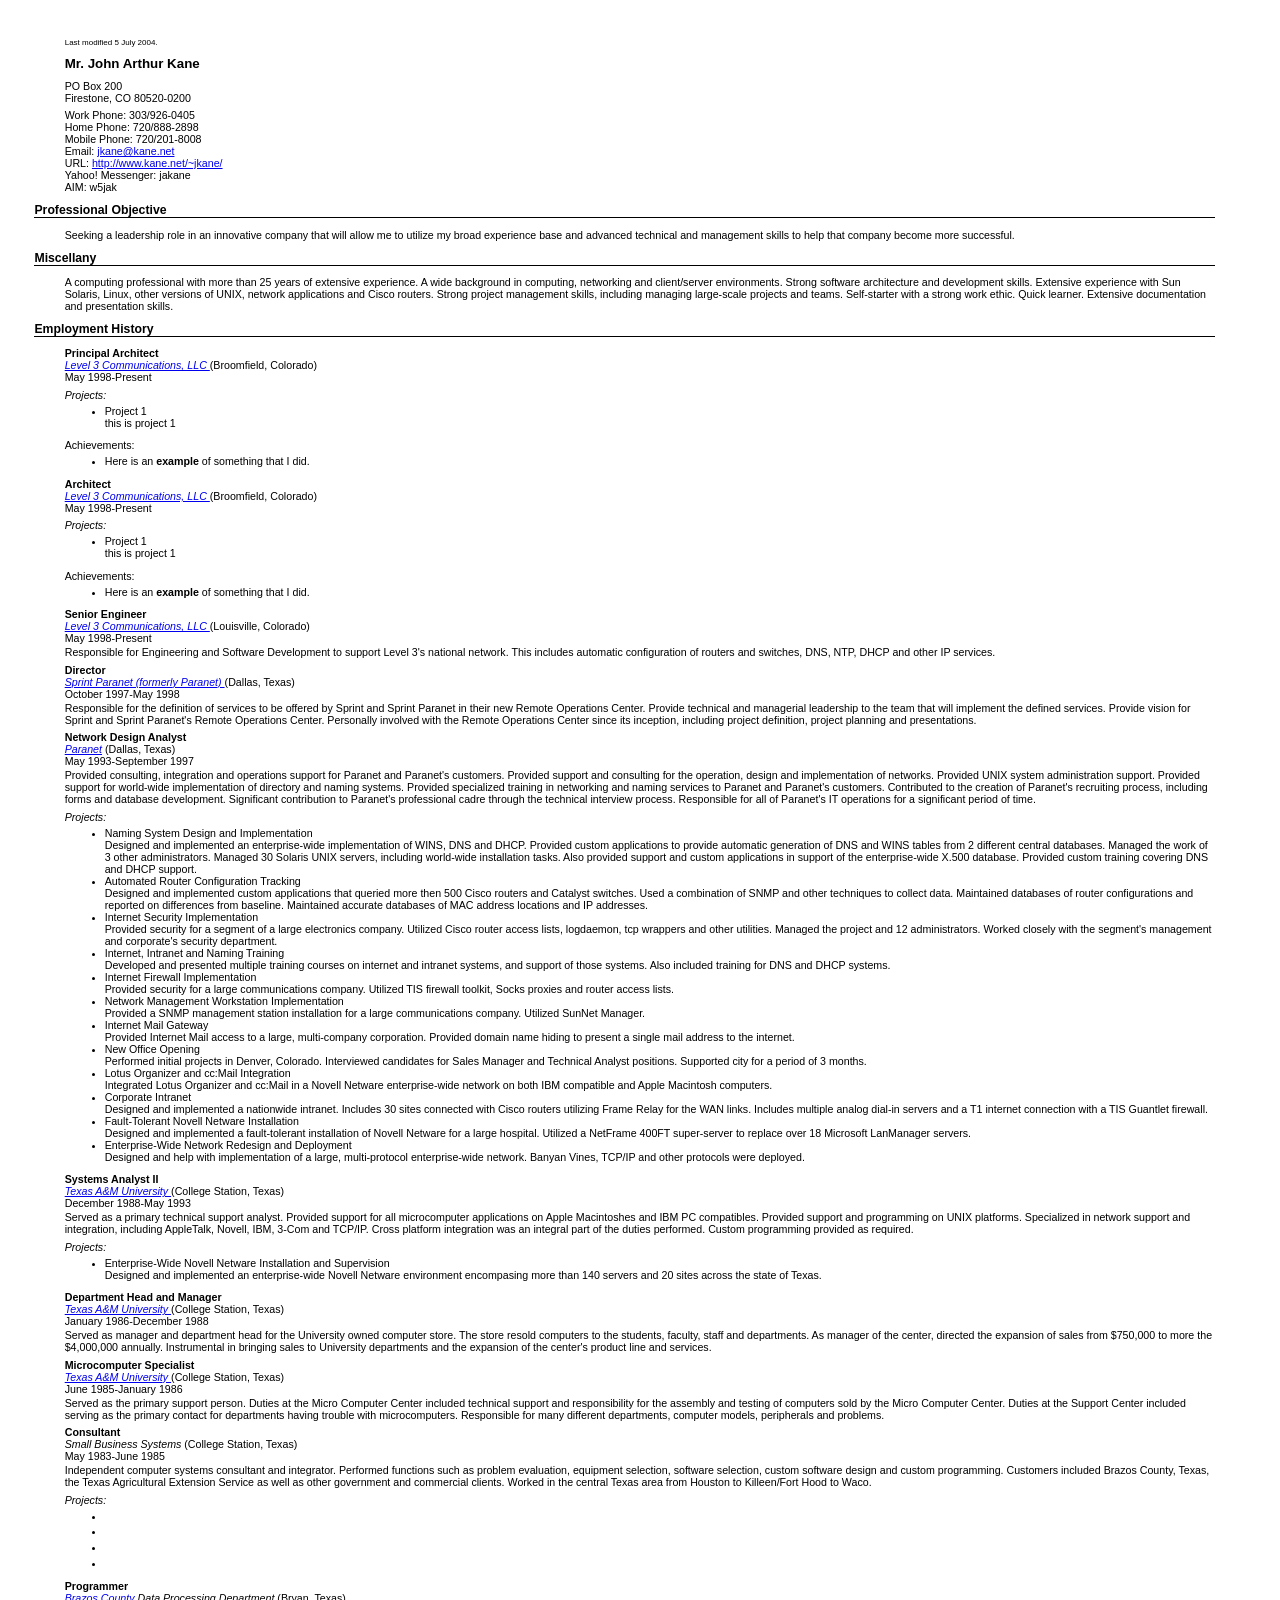
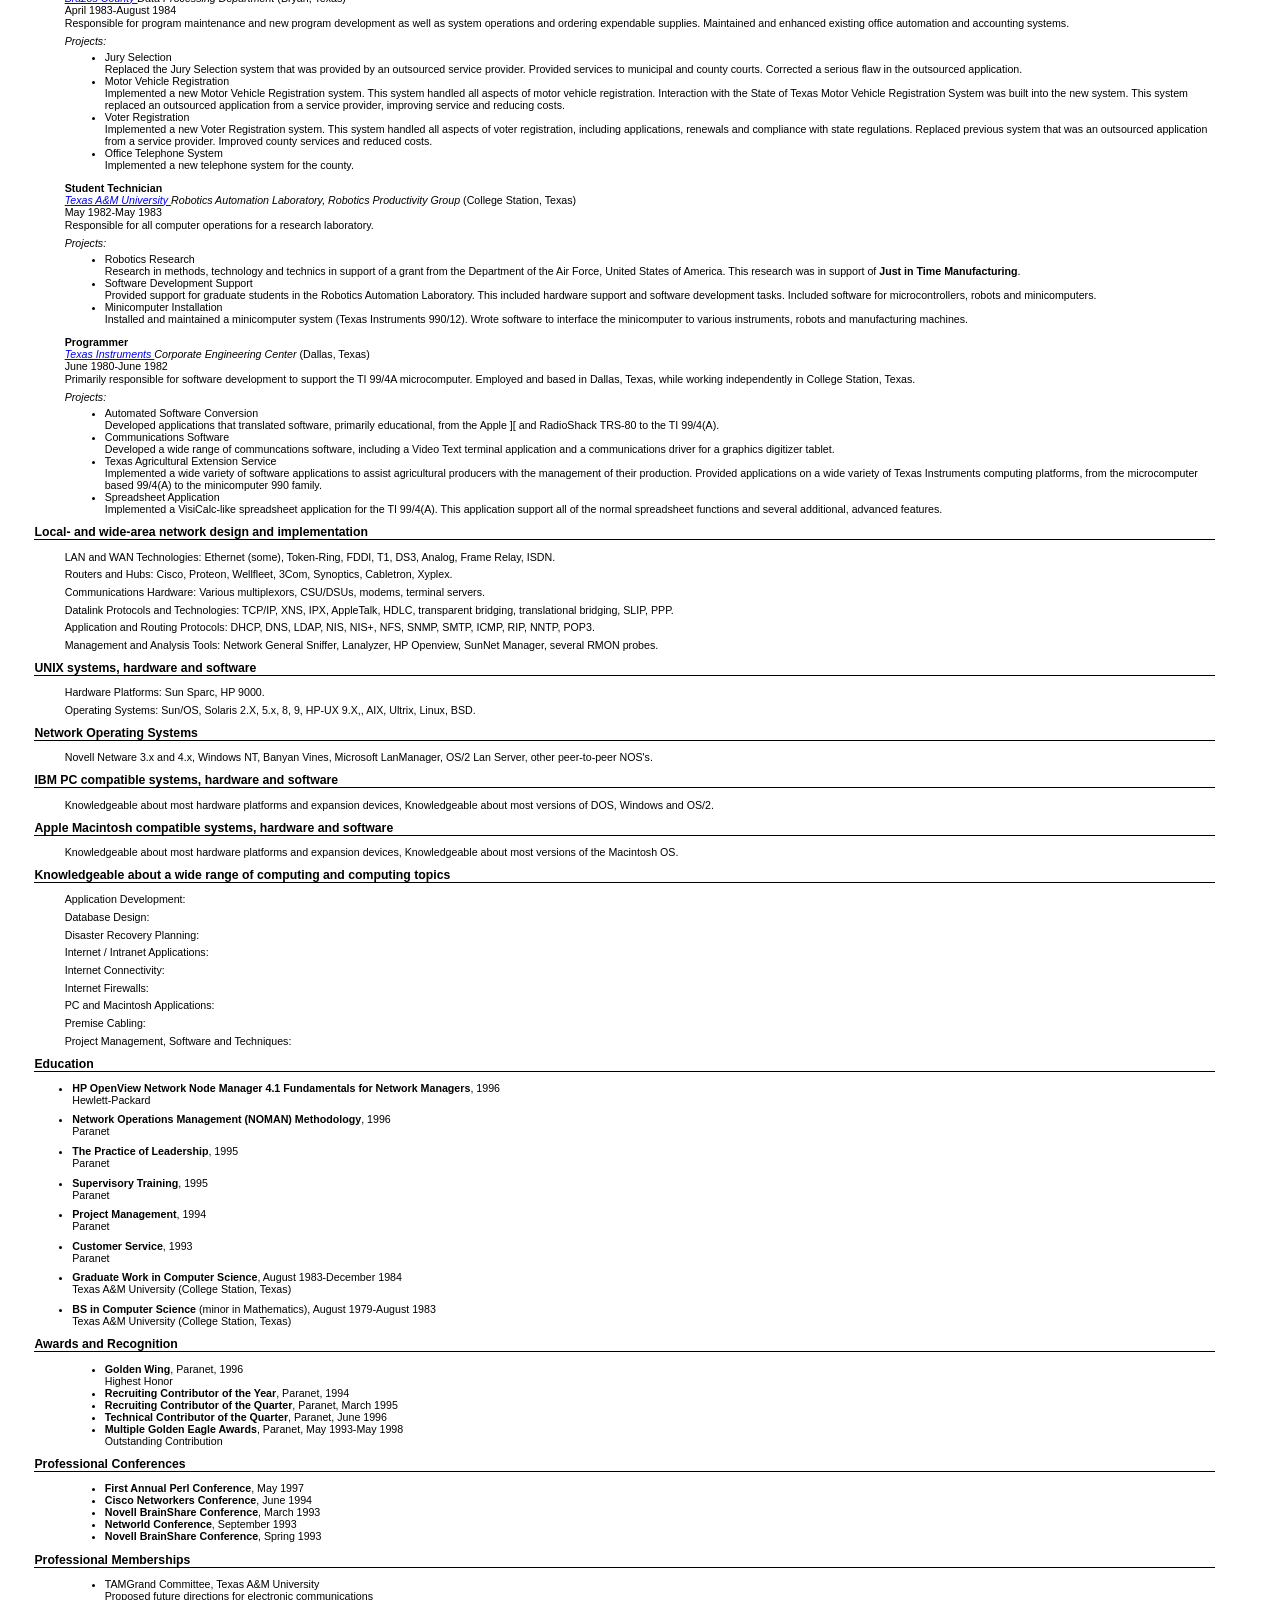
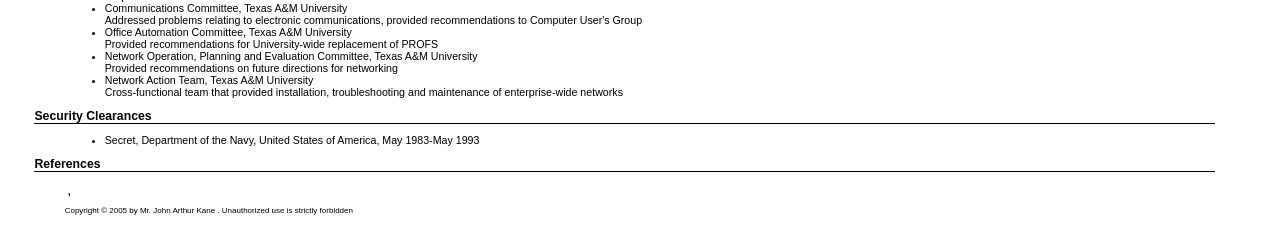
<file: docs/resumes/kane_john_resume-20040705.html>
<!DOCTYPE html PUBLIC "-//W3C//DTD XHTML 1.0 Strict//EN" "http://www.w3.org/TR/xhtml1/DTD/strict.dtd">
<html><head><META http-equiv="Content-Type" content="text/html; charset=UTF-8"><title>Mr. John Arthur Kane  - R&eacute;sum&eacute;</title><style>

/*
 * compact.css -- Stylesheet suitable for printing an xmlresume to dead
 * trees without using too many of them (Arial font, white background)
 *
 * Contributed 2002 by Mark Miller (joup at bigfoot dot com)
 * http://xmlresume.sourceforge.net
 */

// This dummy style must be here because the xml tags above cause some 
// browsers (Konqueror, Mozilla) to ignore the first style 
.dummy { background-color: white }

body, table { 
    margin-top: 1cm; 
    margin-bottom: 1cm;
    font-size: 8pt;
    background-color: white;
    font-family: Arial, Verdana, sans-serif;
}

.resume { 
    padding-left: 1.5cm;
    padding-right: 1.5cm;
}
h2 {
    margin-left: -.8cm;
    font-family: sans-serif;
    color: black;
    border-bottom: solid 1pt black;
    font-size: 115%;
}
p {
    margin-bottom: 0.05cm;
    margin-top: 0.15cm;
}
em { font-weight: bold; }
ul { margin-top: 0.1cm; }

.projects p { font-style: italic }
ul.degrees { padding-left: 0.2cm; }
.subjectsHeading { font-style: italic }
.awardTitle { font-weight: bold }
.bookTitle { font-style: italic }
.citation { font-style: italic }
.copyright { font-size: 75% }
li.degree { margin-bottom: 0.2cm; }
.degreeTitle { font-weight: bold }
.employer { font-style: italic }
.headerBlock { text-align: left }
.jobTitle { font-weight: bold }
.lastModified { font-size: 75% }
.nameHeading { font-family: sans-serif; font-size: 125%; }
div.referee { margin-bottom: 0.5cm; }
table.referees { width: 60%; margin-top: 0cm; margin-bottom: 0cm;}
.refereeName { font-weight: bold }
.skillsetTitle { font-weight: bold }
.urlA { font-family:sans-serif; color:red; }

</style><meta name="keywords" content="cisco, flexible, independent, leadership, linux, project management, self-starter, software development, solaris, unix"></head><body><div class="resume"><p class="lastModified">Last modified 5 July 2004.</p><div class="header"><h1 class="nameHeading">Mr. John Arthur Kane </h1><p class="address">PO Box 200<br>Firestone, CO 80520-0200</p><p>Work Phone: 303/926-0405<br>Home Phone: 720/888-2898<br>Mobile Phone: 720/201-8008<br>Email: <a href="mailto:jkane@kane.net">jkane@kane.net</a><br>URL: <a href="http://www.kane.net/~jkane/">http://www.kane.net/~jkane/</a><br>Yahoo! Messenger: jakane<br>AIM: w5jak<br></p></div><h2 class="heading"><span class="headingText">Professional Objective</span></h2><p class="para">
    Seeking a leadership role in an innovative company that will allow
    me to utilize my broad experience base and advanced technical and
    management skills to help that company become more successful.
  </p><h2 class="heading"><span class="headingText">Miscellany</span></h2><p class="para">
    A computing professional with more than 25 years of extensive
    experience.  A wide background in computing, networking and
    client/server environments.  Strong software architecture and
    development skills.  Extensive experience with Sun Solaris, Linux,
    other versions of UNIX, network applications and Cisco routers.
    Strong project management skills, including managing large-scale
    projects and teams.  Self-starter with a strong work ethic.  Quick
    learner.  Extensive documentation and presentation skills.
  </p><h2 class="heading"><span class="headingText">Employment History</span></h2><p class="job"><span class="jobTitle">Principal Architect</span><br><span class="employer"><a class="linkA" href="http://www.Level3.com">
	Level 3 Communications, LLC
      </a></span><span class="location"> (Broomfield, Colorado)</span><br>May 1998-Present</p><div class="jobDescription"><p class="para"></p></div><div class="projects"><p>Projects:</p><ul><li class="project">Project 1<div class="description">this is project 1</div></li></ul></div><div class="achievements"><p>Achievements:</p><ul><li class="achievement">
	Here is an <strong class="emphasis">example</strong> of something that I did.
      </li></ul></div><p class="job"><span class="jobTitle">Architect</span><br><span class="employer"><a class="linkA" href="http://www.Level3.com">
	Level 3 Communications, LLC
      </a></span><span class="location"> (Broomfield, Colorado)</span><br>May 1998-Present</p><div class="jobDescription"><p class="para"></p></div><div class="projects"><p>Projects:</p><ul><li class="project">Project 1<div class="description">this is project 1</div></li></ul></div><div class="achievements"><p>Achievements:</p><ul><li class="achievement">
	Here is an <strong class="emphasis">example</strong> of something that I did.
      </li></ul></div><p class="job"><span class="jobTitle">Senior Engineer</span><br><span class="employer"><a class="linkA" href="http://www.Level3.com">
	Level 3 Communications, LLC
      </a></span><span class="location"> (Louisville, Colorado)</span><br>May 1998-Present</p><div class="jobDescription">
      Responsible for Engineering and Software Development to support
      Level 3's national network.  This includes automatic configuration
      of routers and switches, DNS, NTP, DHCP and other IP services.
    </div><p class="job"><span class="jobTitle">Director</span><br><span class="employer"><a class="linkA" href="http://www.Paranet.com">
	Sprint Paranet (formerly Paranet)
      </a></span><span class="location"> (Dallas, Texas)</span><br>October 1997-May 1998</p><div class="jobDescription">
      Responsible for the definition of services to be offered by Sprint
      and Sprint Paranet in their new Remote Operations Center.  Provide
      technical and managerial leadership to the team that will
      implement the defined services.  Provide vision for Sprint and
      Sprint Paranet's Remote Operations Center.  Personally involved
      with the Remote Operations Center since its inception, including
      project definition, project planning and presentations.
    </div><p class="job"><span class="jobTitle">Network Design Analyst</span><br><span class="employer"><a class="linkA" href="http://www.Paranet.com">Paranet</a></span><span class="location"> (Dallas, Texas)</span><br>May 1993-September 1997</p><div class="jobDescription">
      Provided consulting, integration and operations support for
      Paranet and Paranet's customers. Provided support and consulting
      for the operation, design and implementation of networks. Provided
      UNIX system administration support.  Provided support for
      world-wide implementation of directory and naming systems.
      Provided specialized training in networking and naming services to
      Paranet and Paranet's customers. Contributed to the creation of
      Paranet's recruiting process, including forms and database
      development. Significant contribution to Paranet's professional
      cadre through the technical interview process.  Responsible for
      all of Paranet's IT operations for a significant period of time.
    </div><div class="projects"><p>Projects:</p><ul><li class="project">Naming System Design and Implementation<div class="description">
	  Designed and implemented an enterprise-wide implementation of
	  WINS, DNS and DHCP.  Provided custom applications to provide
	  automatic generation of DNS and WINS tables from 2 different
	  central databases. Managed the work of 3 other administrators.
	  Managed 30 Solaris UNIX servers, including world-wide
	  installation tasks. Also provided support and custom
	  applications in support of the enterprise-wide X.500 database.
	  Provided custom training covering DNS and DHCP support.
	</div></li><li class="project">Automated Router Configuration Tracking<div class="description">
	  Designed and implemented custom applications that queried more
	  then 500 Cisco routers and Catalyst switches. Used a
	  combination of SNMP and other techniques to collect data.
	  Maintained databases of router configurations and reported on
	  differences from baseline.  Maintained accurate databases of
	  MAC address locations and IP addresses.
	</div></li><li class="project">Internet Security Implementation<div class="description">
	  Provided security for a segment of a large electronics
	  company.  Utilized Cisco router access lists, logdaemon, tcp
	  wrappers and other utilities.  Managed the project and 12
	  administrators.  Worked closely with the segment's management
	  and corporate's security department.
	</div></li><li class="project">Internet, Intranet and Naming Training<div class="description">
	  Developed and presented multiple training courses on internet
	  and intranet systems, and support of those systems. Also
	  included training for DNS and DHCP systems.
	</div></li><li class="project">Internet Firewall Implementation<div class="description">
	  Provided security for a large communications company. Utilized
	  TIS firewall toolkit, Socks proxies and router access lists.
	</div></li><li class="project">Network Management Workstation Implementation<div class="description">
	  Provided a SNMP management station installation for a large
	  communications company.  Utilized SunNet Manager.
	</div></li><li class="project">Internet Mail Gateway<div class="description">
	  Provided Internet Mail access to a large, multi-company
	  corporation.  Provided domain name hiding to present a single
	  mail address to the internet.
	</div></li><li class="project">New Office Opening<div class="description">
	  Performed initial projects in Denver, Colorado.  Interviewed
	  candidates for Sales Manager and Technical Analyst positions.
	  Supported city for a period of 3 months.
	</div></li><li class="project">Lotus Organizer and cc:Mail Integration<div class="description">
	  Integrated Lotus Organizer and cc:Mail in a Novell Netware
	  enterprise-wide network on both IBM compatible and Apple
	  Macintosh computers.
	</div></li><li class="project">Corporate Intranet<div class="description">
	  Designed and implemented a nationwide intranet.  Includes 30
	  sites connected with Cisco routers utilizing Frame Relay for
	  the WAN links. Includes multiple analog dial-in servers and a
	  T1 internet connection with a TIS Guantlet firewall. 
	</div></li><li class="project">Fault-Tolerant Novell Netware Installation<div class="description">
	  Designed and implemented a fault-tolerant installation of
	  Novell Netware for a large hospital.  Utilized a NetFrame
	  400FT super-server to replace over 18 Microsoft LanManager
	  servers.
	</div></li><li class="project">Enterprise-Wide Network Redesign and Deployment<div class="description">
	  Designed and help with implementation of a large,
	  multi-protocol enterprise-wide network. Banyan Vines, TCP/IP
	  and other protocols were deployed.
	</div></li></ul></div><p class="job"><span class="jobTitle">Systems Analyst II</span><br><span class="employer"><a class="linkA" href="http://www.TAMU.edu">
	Texas A&amp;M University
      </a></span><span class="location"> (College Station, Texas)</span><br>December 1988-May 1993</p><div class="jobDescription">
      Served as a primary technical support analyst. Provided support
      for all microcomputer applications on Apple Macintoshes and IBM PC
      compatibles. Provided support and programming on UNIX platforms.
      Specialized in network support and integration, including
      AppleTalk, Novell, IBM, 3-Com and TCP/IP. Cross platform
      integration was an integral part of the duties performed. Custom
      programming provided as required.
    </div><div class="projects"><p>Projects:</p><ul><li class="project">Enterprise-Wide Novell Netware Installation and Supervision<div class="description">
	  Designed and implemented an enterprise-wide Novell Netware
	  environment encompasing more than 140 servers and 20 sites
	  across the state of Texas.
	</div></li></ul></div><p class="job"><span class="jobTitle">Department Head and Manager</span><br><span class="employer"><a class="linkA" href="http://www.TAMU.edu">
	Texas A&amp;M University
      </a></span><span class="location"> (College Station, Texas)</span><br>January 1986-December 1988</p><div class="jobDescription">
      Served as manager and department head for the University owned
      computer store. The store resold computers to the students,
      faculty, staff and departments. As manager of the center, directed
      the expansion of sales from $750,000 to more the $4,000,000
      annually.  Instrumental in bringing sales to University
      departments and the expansion of the center's product line and
      services.
    </div><p class="job"><span class="jobTitle">Microcomputer Specialist</span><br><span class="employer"><a class="linkA" href="http://www.TAMU.edu">
	Texas A&amp;M University
      </a></span><span class="location"> (College Station, Texas)</span><br>June 1985-January 1986</p><div class="jobDescription">
      Served as the primary support person. Duties at the Micro Computer
      Center included technical support and responsibility for the
      assembly and testing of computers sold by the Micro Computer
      Center.  Duties at the Support Center included serving as the
      primary contact for departments having trouble with
      microcomputers.  Responsible for many different departments,
      computer models, peripherals and problems.
    </div><p class="job"><span class="jobTitle">Consultant</span><br><span class="employer">Small Business Systems</span><span class="location"> (College Station, Texas)</span><br>May 1983-June 1985</p><div class="jobDescription">
      Independent computer systems consultant and integrator.  Performed
      functions such as problem evaluation, equipment selection,
      software selection, custom software design and custom programming.
      Customers included Brazos County, Texas, the Texas Agricultural
      Extension Service as well as other government and commercial
      clients. Worked in the central Texas area from Houston to
      Killeen/Fort Hood to Waco.
    </div><div class="projects"><p>Projects:</p><ul><li class="project"><div class="description"></div></li><li class="project"><div class="description"></div></li><li class="project"><div class="description"></div></li><li class="project"><div class="description"></div></li></ul></div><p class="job"><span class="jobTitle">Programmer</span><br><span class="employer"><a class="linkA" href="http://www.co.brazos.tx.us">
	Brazos County
      </a>
Data Processing Department
    </span><span class="location"> (Bryan, Texas)</span><br>April 1983-August 1984</p><div class="jobDescription">
      Responsible for program maintenance and new program development as
      well as system operations and ordering expendable supplies.
      Maintained and enhanced existing office automation and accounting
      systems.
    </div><div class="projects"><p>Projects:</p><ul><li class="project">Jury Selection<div class="description">
	  Replaced the Jury Selection system that was provided by an
	  outsourced service provider. Provided services to municipal
	  and county courts. Corrected a serious flaw in the outsourced
	  application.
	</div></li><li class="project">Motor Vehicle Registration<div class="description">
	  Implemented a new Motor Vehicle Registration system.  This
	  system handled all aspects of motor vehicle registration.
	  Interaction with the State of Texas Motor Vehicle Registration
	  System was built into the new system. This system replaced an
	  outsourced application from a service provider, improving
	  service and reducing costs.
	</div></li><li class="project">Voter Registration<div class="description">
	  Implemented a new Voter Registration system. This system
	  handled all aspects of voter registration, including
	  applications, renewals and compliance with state regulations.
	  Replaced previous system that was an outsourced application
	  from a service provider.  Improved county services and reduced
	  costs.
	</div></li><li class="project">Office Telephone System<div class="description">
	  Implemented a new telephone system for the county.
	</div></li></ul></div><p class="job"><span class="jobTitle">Student Technician</span><br><span class="employer"><a class="linkA" href="http://www.TAMU.edu">
	Texas A&amp;M University
      </a>
Robotics Automation Laboratory,
Robotics Productivity Group
    </span><span class="location"> (College Station, Texas)</span><br>May 1982-May 1983</p><div class="jobDescription">
      Responsible for all computer operations for a research laboratory.
    </div><div class="projects"><p>Projects:</p><ul><li class="project">Robotics Research<div class="description">
	  Research in methods, technology and technics in support of a
	  grant from the Department of the Air Force, United States of
	  America. This research was in support of <strong class="emphasis">Just in
	  Time Manufacturing</strong>.
	</div></li><li class="project">Software Development Support<div class="description">
	  Provided support for graduate students in the Robotics
	  Automation Laboratory. This included hardware support and
	  software development tasks.  Included software for
	  microcontrollers, robots and minicomputers.
	</div></li><li class="project">Minicomputer Installation<div class="description">
	  Installed and maintained a minicomputer system (Texas
	  Instruments 990/12). Wrote software to interface the
	  minicomputer to various instruments, robots and manufacturing
	  machines.
	</div></li></ul></div><p class="job"><span class="jobTitle">Programmer</span><br><span class="employer"><a class="linkA" href="http://www.ti.com">
	Texas Instruments
      </a>
Corporate Engineering Center
    </span><span class="location"> (Dallas, Texas)</span><br>June 1980-June 1982</p><div class="jobDescription">
      Primarily responsible for software development to support the TI
      99/4A microcomputer.  Employed and based in Dallas, Texas, while
      working independently in College Station, Texas.
    </div><div class="projects"><p>Projects:</p><ul><li class="project">Automated Software Conversion<div class="description">
	  Developed applications that translated software, primarily
	  educational, from the Apple ][ and RadioShack TRS-80 to the TI
	  99/4(A).
	</div></li><li class="project">Communications Software<div class="description">
	  Developed a wide range of communcations software, including a
	  Video Text terminal application and a communications driver
	  for a graphics digitizer tablet.
	</div></li><li class="project">Texas Agricultural Extension Service<div class="description">
	  Implemented a wide variety of software applications to assist
	  agricultural producers with the management of their
	  production. Provided applications on a wide variety of Texas
	  Instruments computing platforms, from the microcomputer based
	  99/4(A) to the minicomputer 990 family.
	</div></li><li class="project">Spreadsheet Application<div class="description">
	  Implemented a VisiCalc-like spreadsheet application for the TI
	  99/4(A). This application support all of the normal
	  spreadsheet functions and several additional, advanced
	  features.
	</div></li></ul></div><h2 class="heading"><span class="headingText">Local- and wide-area network design and implementation</span></h2><p><span class="skillSetTitle">LAN and WAN Technologies: </span><span class="skills">Ethernet (some), Token-Ring, FDDI, T1, DS3, Analog, Frame Relay, ISDN.</span></p><p><span class="skillSetTitle">Routers and Hubs: </span><span class="skills">Cisco, Proteon, Wellfleet, 3Com, Synoptics, Cabletron, Xyplex.</span></p><p><span class="skillSetTitle">Communications Hardware: </span><span class="skills">Various multiplexors, CSU/DSUs, modems, terminal servers.</span></p><p><span class="skillSetTitle">Datalink Protocols and Technologies: </span><span class="skills">TCP/IP, XNS, IPX, AppleTalk, HDLC, transparent bridging, translational bridging, SLIP, PPP.</span></p><p><span class="skillSetTitle">Application and Routing Protocols: </span><span class="skills">DHCP, DNS, LDAP, NIS, NIS+, NFS, SNMP, SMTP, ICMP, RIP, NNTP, POP3.</span></p><p><span class="skillSetTitle">Management and Analysis Tools: </span><span class="skills">Network General Sniffer, Lanalyzer, HP Openview, SunNet Manager, several RMON probes.</span></p><h2 class="heading"><span class="headingText">UNIX systems, hardware and software</span></h2><p><span class="skillSetTitle">Hardware Platforms: </span><span class="skills">Sun Sparc, HP 9000.</span></p><p><span class="skillSetTitle">Operating Systems: </span><span class="skills">Sun/OS, Solaris 2.X, 5.x, 8, 9, HP-UX 9.X,, AIX, Ultrix, Linux, BSD.</span></p><h2 class="heading"><span class="headingText">Network Operating Systems</span></h2><p><span class="skillSetTitle"></span><span class="skills">Novell Netware 3.x and 4.x, Windows NT, Banyan Vines, Microsoft LanManager, OS/2 Lan Server, other peer-to-peer NOS's.</span></p><h2 class="heading"><span class="headingText">IBM PC compatible systems, hardware and software</span></h2><p><span class="skillSetTitle"></span><span class="skills">Knowledgeable about most hardware platforms and expansion devices, Knowledgeable about most versions of DOS, Windows and OS/2.</span></p><h2 class="heading"><span class="headingText">Apple Macintosh compatible systems, hardware and software</span></h2><p><span class="skillSetTitle"></span><span class="skills">Knowledgeable about most hardware platforms and expansion devices, Knowledgeable about most versions of the Macintosh OS.</span></p><h2 class="heading"><span class="headingText">Knowledgeable about a wide range of computing and computing
    topics</span></h2><p><span class="skillSetTitle">Application Development: </span></p><p><span class="skillSetTitle">Database Design: </span></p><p><span class="skillSetTitle">Disaster Recovery Planning: </span></p><p><span class="skillSetTitle">Internet / Intranet Applications: </span></p><p><span class="skillSetTitle">Internet Connectivity: </span></p><p><span class="skillSetTitle">Internet Firewalls: </span></p><p><span class="skillSetTitle">PC and Macintosh Applications: </span></p><p><span class="skillSetTitle">Premise Cabling: </span></p><p><span class="skillSetTitle">Project Management, Software and Techniques: </span></p><h2 class="heading"><span class="headingText">Education</span></h2><ul class="degrees"><li class="degree"><span class="degreeTitle">HP OpenView Network Node Manager 4.1 Fundamentals for
	Network Managers</span>, 1996<br><span class="institution">Hewlett-Packard</span></li><li class="degree"><span class="degreeTitle">Network Operations Management (NOMAN) Methodology</span>, 1996<br><span class="institution">Paranet</span></li><li class="degree"><span class="degreeTitle">The Practice of Leadership</span>, 1995<br><span class="institution">Paranet</span></li><li class="degree"><span class="degreeTitle">Supervisory Training</span>, 1995<br><span class="institution">Paranet</span></li><li class="degree"><span class="degreeTitle">Project Management</span>, 1994<br><span class="institution">Paranet</span></li><li class="degree"><span class="degreeTitle">Customer Service</span>, 1993<br><span class="institution">Paranet</span></li><li class="degree"><span class="degreeTitle">Graduate Work in Computer Science</span>, August 1983-December 1984<br><span class="institution">Texas A&amp;M University</span><span class="location"> (College Station, Texas)</span></li><li class="degree"><span class="degreeTitle">BS in Computer Science</span> (minor in Mathematics), August 1979-August 1983<br><span class="institution">Texas A&amp;M University</span><span class="location"> (College Station, Texas)</span></li></ul><h2 class="heading"><span class="headingText">Awards and Recognition</span></h2><ul><li class="award"><span class="awardTitle">Golden Wing</span>, <span class="organization">Paranet</span>, 1996<div class="description">Highest Honor</div></li><li class="award"><span class="awardTitle">Recruiting Contributor of the Year</span>, <span class="organization">Paranet</span>, 1994</li><li class="award"><span class="awardTitle">Recruiting Contributor of the Quarter</span>, <span class="organization">Paranet</span>, March 1995</li><li class="award"><span class="awardTitle">Technical Contributor of the Quarter</span>, <span class="organization">Paranet</span>, June 1996</li><li class="award"><span class="awardTitle">Multiple Golden Eagle Awards</span>, <span class="organization">Paranet</span>, May 1993-May 1998<div class="description">Outstanding Contribution</div></li></ul><h2 class="heading"><span class="headingText">Professional Conferences</span></h2><ul><li class="award"><span class="awardTitle">First Annual Perl Conference</span>, May 1997</li><li class="award"><span class="awardTitle">Cisco Networkers Conference</span>, June 1994</li><li class="award"><span class="awardTitle">Novell BrainShare Conference</span>, March 1993</li><li class="award"><span class="awardTitle">Networld Conference</span>, September 1993</li><li class="award"><span class="awardTitle">Novell BrainShare Conference</span>, Spring 1993</li></ul><h2 class="heading"><span class="headingText">Professional Memberships</span></h2><ul><li><span class="organization">TAMGrand Committee, Texas A&amp;M
      University</span><br><div class="membershipDescription">Proposed future directions for electronic
      communications</div></li><li><span class="organization">Communications Committee, Texas A&amp;M
      University</span><br><div class="membershipDescription">Addressed problems relating to electronic
      communications, provided recommendations to Computer User's
      Group</div></li><li><span class="organization">Office Automation Committee, Texas A&amp;M
      University</span><br><div class="membershipDescription">Provided recommendations for University-wide
      replacement of PROFS</div></li><li><span class="organization">Network Operation, Planning and Evaluation Committee,
      Texas A&amp;M University</span><br><div class="membershipDescription">Provided recommendations on future directions for
      networking</div></li><li><span class="organization">Network Action Team, Texas A&amp;M
      University</span><br><div class="membershipDescription">Cross-functional team that provided installation,
      troubleshooting and maintenance of enterprise-wide
      networks</div></li></ul><h2 class="heading"><span class="headingText">Security Clearances</span></h2><ul><li class="clearance"><span class="clearanceLevel">Secret</span>, <span class="organization">Department of the Navy,
      United States of America</span>, May 1983-May 1993</li></ul><h2 class="heading"><span class="headingText">References</span></h2><table class="referees"><tr><td><div class="refereeName"> <div>, <span class="organization"></span></div></div><div class="refereeContact"><p></p></div></td><td class="refereeAddress"><p class="address"></p></td></tr></table><div class="copyright">Copyright &copy; 2005 by Mr. John Arthur Kane . Unauthorized use is strictly forbidden</div></div></body></html>
</file>
<file: stylesheets/extra.css>
dl {
  border: 3px double #ccc;
  padding: 0.5em;
}
dt {
  float: left;
  clear: left;
  width: 125px;
  text-align: right;
  font-weight: bold;
  color: green;
  padding: 0 0.5em 0 0;
}
dt::after {
  content: ":";
}
dd {
  margin: 0 0 0 110px;
  padding: 0 0 0.5em 110px;
}

h1 { color: red; }
h2 { color: blue; }
</file>
<file: stylesheets/style.css>
pre { line-height: 125%; }
td.linenos pre { color: #000000; background-color: #f0f0f0; padding-left: 5px; padding-right: 5px; }
span.linenos { color: #000000; background-color: #f0f0f0; padding-left: 5px; padding-right: 5px; }
td.linenos pre.special { color: #000000; background-color: #ffffc0; padding-left: 5px; padding-right: 5px; }
span.linenos.special { color: #000000; background-color: #ffffc0; padding-left: 5px; padding-right: 5px; }
.codehilite .hll { background-color: #ffffcc }
.codehilite { background: #f8f8f8; }
.codehilite .c { color: #408080; font-style: italic } /* Comment */
.codehilite .err { border: 1px solid #FF0000 } /* Error */
.codehilite .k { color: #008000; font-weight: bold } /* Keyword */
.codehilite .o { color: #666666 } /* Operator */
.codehilite .ch { color: #408080; font-style: italic } /* Comment.Hashbang */
.codehilite .cm { color: #408080; font-style: italic } /* Comment.Multiline */
.codehilite .cp { color: #BC7A00 } /* Comment.Preproc */
.codehilite .cpf { color: #408080; font-style: italic } /* Comment.PreprocFile */
.codehilite .c1 { color: #408080; font-style: italic } /* Comment.Single */
.codehilite .cs { color: #408080; font-style: italic } /* Comment.Special */
.codehilite .gd { color: #A00000 } /* Generic.Deleted */
.codehilite .ge { font-style: italic } /* Generic.Emph */
.codehilite .gr { color: #FF0000 } /* Generic.Error */
.codehilite .gh { color: #000080; font-weight: bold } /* Generic.Heading */
.codehilite .gi { color: #00A000 } /* Generic.Inserted */
.codehilite .go { color: #888888 } /* Generic.Output */
.codehilite .gp { color: #000080; font-weight: bold } /* Generic.Prompt */
.codehilite .gs { font-weight: bold } /* Generic.Strong */
.codehilite .gu { color: #800080; font-weight: bold } /* Generic.Subheading */
.codehilite .gt { color: #0044DD } /* Generic.Traceback */
.codehilite .kc { color: #008000; font-weight: bold } /* Keyword.Constant */
.codehilite .kd { color: #008000; font-weight: bold } /* Keyword.Declaration */
.codehilite .kn { color: #008000; font-weight: bold } /* Keyword.Namespace */
.codehilite .kp { color: #008000 } /* Keyword.Pseudo */
.codehilite .kr { color: #008000; font-weight: bold } /* Keyword.Reserved */
.codehilite .kt { color: #B00040 } /* Keyword.Type */
.codehilite .m { color: #666666 } /* Literal.Number */
.codehilite .s { color: #BA2121 } /* Literal.String */
.codehilite .na { color: #7D9029 } /* Name.Attribute */
.codehilite .nb { color: #008000 } /* Name.Builtin */
.codehilite .nc { color: #0000FF; font-weight: bold } /* Name.Class */
.codehilite .no { color: #880000 } /* Name.Constant */
.codehilite .nd { color: #AA22FF } /* Name.Decorator */
.codehilite .ni { color: #999999; font-weight: bold } /* Name.Entity */
.codehilite .ne { color: #D2413A; font-weight: bold } /* Name.Exception */
.codehilite .nf { color: #0000FF } /* Name.Function */
.codehilite .nl { color: #A0A000 } /* Name.Label */
.codehilite .nn { color: #0000FF; font-weight: bold } /* Name.Namespace */
.codehilite .nt { color: #008000; font-weight: bold } /* Name.Tag */
.codehilite .nv { color: #19177C } /* Name.Variable */
.codehilite .ow { color: #AA22FF; font-weight: bold } /* Operator.Word */
.codehilite .w { color: #bbbbbb } /* Text.Whitespace */
.codehilite .mb { color: #666666 } /* Literal.Number.Bin */
.codehilite .mf { color: #666666 } /* Literal.Number.Float */
.codehilite .mh { color: #666666 } /* Literal.Number.Hex */
.codehilite .mi { color: #666666 } /* Literal.Number.Integer */
.codehilite .mo { color: #666666 } /* Literal.Number.Oct */
.codehilite .sa { color: #BA2121 } /* Literal.String.Affix */
.codehilite .sb { color: #BA2121 } /* Literal.String.Backtick */
.codehilite .sc { color: #BA2121 } /* Literal.String.Char */
.codehilite .dl { color: #BA2121 } /* Literal.String.Delimiter */
.codehilite .sd { color: #BA2121; font-style: italic } /* Literal.String.Doc */
.codehilite .s2 { color: #BA2121 } /* Literal.String.Double */
.codehilite .se { color: #BB6622; font-weight: bold } /* Literal.String.Escape */
.codehilite .sh { color: #BA2121 } /* Literal.String.Heredoc */
.codehilite .si { color: #BB6688; font-weight: bold } /* Literal.String.Interpol */
.codehilite .sx { color: #008000 } /* Literal.String.Other */
.codehilite .sr { color: #BB6688 } /* Literal.String.Regex */
.codehilite .s1 { color: #BA2121 } /* Literal.String.Single */
.codehilite .ss { color: #19177C } /* Literal.String.Symbol */
.codehilite .bp { color: #008000 } /* Name.Builtin.Pseudo */
.codehilite .fm { color: #0000FF } /* Name.Function.Magic */
.codehilite .vc { color: #19177C } /* Name.Variable.Class */
.codehilite .vg { color: #19177C } /* Name.Variable.Global */
.codehilite .vi { color: #19177C } /* Name.Variable.Instance */
.codehilite .vm { color: #19177C } /* Name.Variable.Magic */
.codehilite .il { color: #666666 } /* Literal.Number.Integer.Long */
</file>
<file: styles/extra.css>
dl {
  border: 3px double #ccc;
  padding: 0.5em;
}
dt {
  float: left;
  clear: left;
  width: 125px;
  text-align: right;
  font-weight: bold;
  color: green;
  padding: 0 0.5em 0 0;
}
dt::after {
  content: ":";
}
dd {
  margin: 0 0 0 110px;
  padding: 0 0 0.5em 110px;
}

h1 { color: red; }
h2 { color: blue; }
</file>
<file: styles/style.css>
pre { line-height: 125%; }
td.linenos pre { color: #000000; background-color: #f0f0f0; padding-left: 5px; padding-right: 5px; }
span.linenos { color: #000000; background-color: #f0f0f0; padding-left: 5px; padding-right: 5px; }
td.linenos pre.special { color: #000000; background-color: #ffffc0; padding-left: 5px; padding-right: 5px; }
span.linenos.special { color: #000000; background-color: #ffffc0; padding-left: 5px; padding-right: 5px; }
.codehilite .hll { background-color: #ffffcc }
.codehilite { background: #f8f8f8; }
.codehilite .c { color: #408080; font-style: italic } /* Comment */
.codehilite .err { border: 1px solid #FF0000 } /* Error */
.codehilite .k { color: #008000; font-weight: bold } /* Keyword */
.codehilite .o { color: #666666 } /* Operator */
.codehilite .ch { color: #408080; font-style: italic } /* Comment.Hashbang */
.codehilite .cm { color: #408080; font-style: italic } /* Comment.Multiline */
.codehilite .cp { color: #BC7A00 } /* Comment.Preproc */
.codehilite .cpf { color: #408080; font-style: italic } /* Comment.PreprocFile */
.codehilite .c1 { color: #408080; font-style: italic } /* Comment.Single */
.codehilite .cs { color: #408080; font-style: italic } /* Comment.Special */
.codehilite .gd { color: #A00000 } /* Generic.Deleted */
.codehilite .ge { font-style: italic } /* Generic.Emph */
.codehilite .gr { color: #FF0000 } /* Generic.Error */
.codehilite .gh { color: #000080; font-weight: bold } /* Generic.Heading */
.codehilite .gi { color: #00A000 } /* Generic.Inserted */
.codehilite .go { color: #888888 } /* Generic.Output */
.codehilite .gp { color: #000080; font-weight: bold } /* Generic.Prompt */
.codehilite .gs { font-weight: bold } /* Generic.Strong */
.codehilite .gu { color: #800080; font-weight: bold } /* Generic.Subheading */
.codehilite .gt { color: #0044DD } /* Generic.Traceback */
.codehilite .kc { color: #008000; font-weight: bold } /* Keyword.Constant */
.codehilite .kd { color: #008000; font-weight: bold } /* Keyword.Declaration */
.codehilite .kn { color: #008000; font-weight: bold } /* Keyword.Namespace */
.codehilite .kp { color: #008000 } /* Keyword.Pseudo */
.codehilite .kr { color: #008000; font-weight: bold } /* Keyword.Reserved */
.codehilite .kt { color: #B00040 } /* Keyword.Type */
.codehilite .m { color: #666666 } /* Literal.Number */
.codehilite .s { color: #BA2121 } /* Literal.String */
.codehilite .na { color: #7D9029 } /* Name.Attribute */
.codehilite .nb { color: #008000 } /* Name.Builtin */
.codehilite .nc { color: #0000FF; font-weight: bold } /* Name.Class */
.codehilite .no { color: #880000 } /* Name.Constant */
.codehilite .nd { color: #AA22FF } /* Name.Decorator */
.codehilite .ni { color: #999999; font-weight: bold } /* Name.Entity */
.codehilite .ne { color: #D2413A; font-weight: bold } /* Name.Exception */
.codehilite .nf { color: #0000FF } /* Name.Function */
.codehilite .nl { color: #A0A000 } /* Name.Label */
.codehilite .nn { color: #0000FF; font-weight: bold } /* Name.Namespace */
.codehilite .nt { color: #008000; font-weight: bold } /* Name.Tag */
.codehilite .nv { color: #19177C } /* Name.Variable */
.codehilite .ow { color: #AA22FF; font-weight: bold } /* Operator.Word */
.codehilite .w { color: #bbbbbb } /* Text.Whitespace */
.codehilite .mb { color: #666666 } /* Literal.Number.Bin */
.codehilite .mf { color: #666666 } /* Literal.Number.Float */
.codehilite .mh { color: #666666 } /* Literal.Number.Hex */
.codehilite .mi { color: #666666 } /* Literal.Number.Integer */
.codehilite .mo { color: #666666 } /* Literal.Number.Oct */
.codehilite .sa { color: #BA2121 } /* Literal.String.Affix */
.codehilite .sb { color: #BA2121 } /* Literal.String.Backtick */
.codehilite .sc { color: #BA2121 } /* Literal.String.Char */
.codehilite .dl { color: #BA2121 } /* Literal.String.Delimiter */
.codehilite .sd { color: #BA2121; font-style: italic } /* Literal.String.Doc */
.codehilite .s2 { color: #BA2121 } /* Literal.String.Double */
.codehilite .se { color: #BB6622; font-weight: bold } /* Literal.String.Escape */
.codehilite .sh { color: #BA2121 } /* Literal.String.Heredoc */
.codehilite .si { color: #BB6688; font-weight: bold } /* Literal.String.Interpol */
.codehilite .sx { color: #008000 } /* Literal.String.Other */
.codehilite .sr { color: #BB6688 } /* Literal.String.Regex */
.codehilite .s1 { color: #BA2121 } /* Literal.String.Single */
.codehilite .ss { color: #19177C } /* Literal.String.Symbol */
.codehilite .bp { color: #008000 } /* Name.Builtin.Pseudo */
.codehilite .fm { color: #0000FF } /* Name.Function.Magic */
.codehilite .vc { color: #19177C } /* Name.Variable.Class */
.codehilite .vg { color: #19177C } /* Name.Variable.Global */
.codehilite .vi { color: #19177C } /* Name.Variable.Instance */
.codehilite .vm { color: #19177C } /* Name.Variable.Magic */
.codehilite .il { color: #666666 } /* Literal.Number.Integer.Long */
</file>
<file: assets/stylesheets/main.cb6bc1d0.min.css>
html{box-sizing:border-box;-webkit-text-size-adjust:none;-moz-text-size-adjust:none;-ms-text-size-adjust:none;text-size-adjust:none}*,*::before,*::after{box-sizing:inherit}body{margin:0}a,button,label,input{-webkit-tap-highlight-color:transparent}a{color:inherit;text-decoration:none}hr{display:block;box-sizing:content-box;height:.05rem;padding:0;overflow:visible;border:0}small{font-size:80%}sub,sup{line-height:1em}img{border-style:none}table{border-collapse:separate;border-spacing:0}td,th{font-weight:400;vertical-align:top}button{margin:0;padding:0;font-size:inherit;background:transparent;border:0}input{border:0;outline:none}:root{--md-default-fg-color: hsla(0, 0%, 0%, 0.87);--md-default-fg-color--light: hsla(0, 0%, 0%, 0.54);--md-default-fg-color--lighter: hsla(0, 0%, 0%, 0.32);--md-default-fg-color--lightest: hsla(0, 0%, 0%, 0.07);--md-default-bg-color: hsla(0, 0%, 100%, 1);--md-default-bg-color--light: hsla(0, 0%, 100%, 0.7);--md-default-bg-color--lighter: hsla(0, 0%, 100%, 0.3);--md-default-bg-color--lightest: hsla(0, 0%, 100%, 0.12);--md-primary-fg-color: hsla(231, 48%, 48%, 1);--md-primary-fg-color--light: hsla(231, 44%, 56%, 1);--md-primary-fg-color--dark: hsla(232, 54%, 41%, 1);--md-primary-bg-color: hsla(0, 0%, 100%, 1);--md-primary-bg-color--light: hsla(0, 0%, 100%, 0.7);--md-accent-fg-color: hsla(231, 99%, 66%, 1);--md-accent-fg-color--transparent: hsla(231, 99%, 66%, 0.1);--md-accent-bg-color: hsla(0, 0%, 100%, 1);--md-accent-bg-color--light: hsla(0, 0%, 100%, 0.7)}:root>*{--md-code-fg-color: hsla(200, 18%, 26%, 1);--md-code-bg-color: hsla(0, 0%, 96%, 1);--md-code-hl-color: hsla(60, 100%, 50%, 0.5);--md-code-hl-number-color: hsla(0, 67%, 50%, 1);--md-code-hl-special-color: hsla(340, 83%, 47%, 1);--md-code-hl-function-color: hsla(291, 45%, 50%, 1);--md-code-hl-constant-color: hsla(250, 63%, 60%, 1);--md-code-hl-keyword-color: hsla(219, 54%, 51%, 1);--md-code-hl-string-color: hsla(150, 63%, 30%, 1);--md-code-hl-name-color: var(--md-code-fg-color);--md-code-hl-operator-color: var(--md-default-fg-color--light);--md-code-hl-punctuation-color: var(--md-default-fg-color--light);--md-code-hl-comment-color: var(--md-default-fg-color--light);--md-code-hl-generic-color: var(--md-default-fg-color--light);--md-code-hl-variable-color: var(--md-default-fg-color--light);--md-typeset-color: var(--md-default-fg-color);--md-typeset-a-color: var(--md-primary-fg-color);--md-typeset-mark-color: hsla(60, 100%, 50%, 0.5);--md-typeset-del-color: hsla(6, 90%, 60%, 0.15);--md-typeset-ins-color: hsla(150, 90%, 44%, 0.15);--md-typeset-kbd-color: hsla(0, 0%, 98%, 1);--md-typeset-kbd-accent-color: hsla(0, 100%, 100%, 1);--md-typeset-kbd-border-color: hsla(0, 0%, 72%, 1);--md-admonition-fg-color: var(--md-default-fg-color);--md-admonition-bg-color: var(--md-default-bg-color);--md-footer-fg-color: hsla(0, 0%, 100%, 1);--md-footer-fg-color--light: hsla(0, 0%, 100%, 0.7);--md-footer-fg-color--lighter: hsla(0, 0%, 100%, 0.3);--md-footer-bg-color: hsla(0, 0%, 0%, 0.87);--md-footer-bg-color--dark: hsla(0, 0%, 0%, 0.32)}.md-icon svg{display:block;width:1.2rem;height:1.2rem;fill:currentColor}body{-webkit-font-smoothing:antialiased;-moz-osx-font-smoothing:grayscale}body,input{color:var(--md-typeset-color);font-feature-settings:"kern","liga";font-family:-apple-system,BlinkMacSystemFont,Helvetica,Arial,sans-serif}code,pre,kbd{color:var(--md-typeset-color);font-feature-settings:"kern";font-family:SFMono-Regular,Consolas,Menlo,monospace}:root{--md-typeset-table--ascending: url("data:image/svg+xml;charset=utf-8,<?xml version='1.0' encoding='UTF-8'?><!DOCTYPE svg PUBLIC '-//W3C//DTD SVG 1.1//EN' 'http://www.w3.org/Graphics/SVG/1.1/DTD/svg11.dtd'><svg xmlns='http://www.w3.org/2000/svg' xmlns:xlink='http://www.w3.org/1999/xlink' version='1.1' id='mdi-arrow-down' width='24' height='24' viewBox='0 0 24 24'><path d='M11,4H13V16L18.5,10.5L19.92,11.92L12,19.84L4.08,11.92L5.5,10.5L11,16V4Z'/></svg>");--md-typeset-table--descending: url("data:image/svg+xml;charset=utf-8,<?xml version='1.0' encoding='UTF-8'?><!DOCTYPE svg PUBLIC '-//W3C//DTD SVG 1.1//EN' 'http://www.w3.org/Graphics/SVG/1.1/DTD/svg11.dtd'><svg xmlns='http://www.w3.org/2000/svg' xmlns:xlink='http://www.w3.org/1999/xlink' version='1.1' id='mdi-arrow-up' width='24' height='24' viewBox='0 0 24 24'><path d='M13,20H11V8L5.5,13.5L4.08,12.08L12,4.16L19.92,12.08L18.5,13.5L13,8V20Z'/></svg>")}.md-typeset{font-size:.8rem;line-height:1.6;-webkit-print-color-adjust:exact;color-adjust:exact}@media print{.md-typeset{font-size:.68rem}}.md-typeset p,.md-typeset ul,.md-typeset ol,.md-typeset dl,.md-typeset blockquote{margin:1em 0}.md-typeset h1{margin:0 0 1.25em;color:var(--md-default-fg-color--light);font-weight:300;font-size:2em;line-height:1.3;letter-spacing:-0.01em}.md-typeset h2{margin:1.6em 0 .64em;font-weight:300;font-size:1.5625em;line-height:1.4;letter-spacing:-0.01em}.md-typeset h3{margin:1.6em 0 .8em;font-weight:400;font-size:1.25em;line-height:1.5;letter-spacing:-0.01em}.md-typeset h2+h3{margin-top:.8em}.md-typeset h4{margin:1em 0;font-weight:700;letter-spacing:-0.01em}.md-typeset h5,.md-typeset h6{margin:1.25em 0;color:var(--md-default-fg-color--light);font-weight:700;font-size:.8em;letter-spacing:-0.01em}.md-typeset h5{text-transform:uppercase}.md-typeset hr{margin:1.5em 0;border-bottom:.05rem solid var(--md-default-fg-color--lightest)}.md-typeset a{color:var(--md-typeset-a-color);word-break:break-word}.md-typeset a,.md-typeset a::before{transition:color 125ms}.md-typeset a:focus,.md-typeset a:hover{color:var(--md-accent-fg-color)}.md-typeset code,.md-typeset pre,.md-typeset kbd{color:var(--md-code-fg-color);direction:ltr}@media print{.md-typeset code,.md-typeset pre,.md-typeset kbd{white-space:pre-wrap}}.md-typeset code{padding:0 .2941176471em;font-size:.85em;word-break:break-word;background-color:var(--md-code-bg-color);border-radius:.1rem;-webkit-box-decoration-break:clone;box-decoration-break:clone}.md-typeset code:not(.focus-visible){outline:none;-webkit-tap-highlight-color:transparent}.md-typeset h1 code,.md-typeset h2 code,.md-typeset h3 code,.md-typeset h4 code,.md-typeset h5 code,.md-typeset h6 code{margin:initial;padding:initial;background-color:transparent;box-shadow:none}.md-typeset a>code{color:currentColor}.md-typeset pre{position:relative;margin:1em 0;line-height:1.4}.md-typeset pre>code{display:block;margin:0;padding:.7720588235em 1.1764705882em;overflow:auto;word-break:normal;box-shadow:none;-webkit-box-decoration-break:slice;box-decoration-break:slice;touch-action:auto;scrollbar-width:thin;scrollbar-color:var(--md-default-fg-color--lighter) transparent}.md-typeset pre>code:hover{scrollbar-color:var(--md-accent-fg-color) transparent}.md-typeset pre>code::-webkit-scrollbar{width:.2rem;height:.2rem}.md-typeset pre>code::-webkit-scrollbar-thumb{background-color:var(--md-default-fg-color--lighter)}.md-typeset pre>code::-webkit-scrollbar-thumb:hover{background-color:var(--md-accent-fg-color)}@media screen and (max-width: 44.9375em){.md-typeset>pre{margin:1em -0.8rem}.md-typeset>pre code{border-radius:0}}.md-typeset kbd{display:inline-block;padding:0 .6666666667em;color:var(--md-default-fg-color);font-size:.75em;vertical-align:text-top;word-break:break-word;background-color:var(--md-typeset-kbd-color);border-radius:.1rem;box-shadow:0 .1rem 0 .05rem var(--md-typeset-kbd-border-color),0 .1rem 0 var(--md-typeset-kbd-border-color),0 -0.1rem .2rem var(--md-typeset-kbd-accent-color) inset}.md-typeset mark{color:inherit;word-break:break-word;background-color:var(--md-typeset-mark-color);-webkit-box-decoration-break:clone;box-decoration-break:clone}.md-typeset abbr{text-decoration:none;border-bottom:.05rem dotted var(--md-default-fg-color--light);cursor:help}@media(hover: none){.md-typeset abbr{position:relative}.md-typeset abbr[title]:focus::after,.md-typeset abbr[title]:hover::after{box-shadow:0 2px 2px 0 rgba(0,0,0,.14),0 1px 5px 0 rgba(0,0,0,.12),0 3px 1px -2px rgba(0,0,0,.2);position:absolute;left:0;display:inline-block;width:auto;min-width:-webkit-max-content;min-width:-moz-max-content;min-width:max-content;max-width:80%;margin-top:2em;padding:.2rem .3rem;color:var(--md-default-bg-color);font-size:.7rem;background-color:var(--md-default-fg-color);border-radius:.1rem;content:attr(title)}}.md-typeset small{opacity:.75}.md-typeset sup,.md-typeset sub{margin-left:.078125em}[dir=rtl] .md-typeset sup,[dir=rtl] .md-typeset sub{margin-right:.078125em;margin-left:initial}.md-typeset blockquote{padding-left:.6rem;color:var(--md-default-fg-color--light);border-left:.2rem solid var(--md-default-fg-color--lighter)}[dir=rtl] .md-typeset blockquote{padding-right:.6rem;padding-left:initial;border-right:.2rem solid var(--md-default-fg-color--lighter);border-left:initial}.md-typeset ul{list-style-type:disc}.md-typeset ul,.md-typeset ol{margin-left:.625em;padding:0}[dir=rtl] .md-typeset ul,[dir=rtl] .md-typeset ol{margin-right:.625em;margin-left:initial}.md-typeset ul ol,.md-typeset ol ol{list-style-type:lower-alpha}.md-typeset ul ol ol,.md-typeset ol ol ol{list-style-type:lower-roman}.md-typeset ul li,.md-typeset ol li{margin-bottom:.5em;margin-left:1.25em}[dir=rtl] .md-typeset ul li,[dir=rtl] .md-typeset ol li{margin-right:1.25em;margin-left:initial}.md-typeset ul li p,.md-typeset ul li blockquote,.md-typeset ol li p,.md-typeset ol li blockquote{margin:.5em 0}.md-typeset ul li:last-child,.md-typeset ol li:last-child{margin-bottom:0}.md-typeset ul li ul,.md-typeset ul li ol,.md-typeset ol li ul,.md-typeset ol li ol{margin:.5em 0 .5em .625em}[dir=rtl] .md-typeset ul li ul,[dir=rtl] .md-typeset ul li ol,[dir=rtl] .md-typeset ol li ul,[dir=rtl] .md-typeset ol li ol{margin-right:.625em;margin-left:initial}.md-typeset dd{margin:1em 0 1.5em 1.875em}[dir=rtl] .md-typeset dd{margin-right:1.875em;margin-left:initial}.md-typeset img,.md-typeset svg{max-width:100%;height:auto}.md-typeset img[align=left],.md-typeset svg[align=left]{margin:1em;margin-left:0}.md-typeset img[align=right],.md-typeset svg[align=right]{margin:1em;margin-right:0}.md-typeset img[align]:only-child,.md-typeset svg[align]:only-child{margin-top:0}.md-typeset figure{width:-webkit-fit-content;width:-moz-fit-content;width:fit-content;max-width:100%;margin:0 auto;text-align:center}.md-typeset figure img{display:block}.md-typeset figcaption{max-width:24rem;margin:1em auto 2em;font-style:italic}.md-typeset iframe{max-width:100%}.md-typeset table:not([class]){display:inline-block;max-width:100%;overflow:auto;font-size:.64rem;background-color:var(--md-default-bg-color);border-radius:.1rem;box-shadow:0 .2rem .5rem rgba(0,0,0,.05),0 0 .05rem rgba(0,0,0,.1);touch-action:auto}@media print{.md-typeset table:not([class]){display:table}}.md-typeset table:not([class])+*{margin-top:1.5em}.md-typeset table:not([class]) th>*:first-child,.md-typeset table:not([class]) td>*:first-child{margin-top:0}.md-typeset table:not([class]) th>*:last-child,.md-typeset table:not([class]) td>*:last-child{margin-bottom:0}.md-typeset table:not([class]) th:not([align]),.md-typeset table:not([class]) td:not([align]){text-align:left}[dir=rtl] .md-typeset table:not([class]) th:not([align]),[dir=rtl] .md-typeset table:not([class]) td:not([align]){text-align:right}.md-typeset table:not([class]) th{min-width:5rem;padding:.9375em 1.25em;color:var(--md-default-bg-color);vertical-align:top;background-color:var(--md-default-fg-color--light)}.md-typeset table:not([class]) th a{color:inherit}.md-typeset table:not([class]) td{padding:.9375em 1.25em;vertical-align:top;border-top:.05rem solid var(--md-default-fg-color--lightest)}.md-typeset table:not([class]) tr{transition:background-color 125ms}.md-typeset table:not([class]) tr:hover{background-color:rgba(0,0,0,.035);box-shadow:0 .05rem 0 var(--md-default-bg-color) inset}.md-typeset table:not([class]) tr:first-child td{border-top:0}.md-typeset table:not([class]) a{word-break:normal}.md-typeset table th[role=columnheader]{cursor:pointer}.md-typeset table th[role=columnheader]::after{display:inline-block;width:1.2em;height:1.2em;margin-left:.5em;vertical-align:sub;-webkit-mask-repeat:no-repeat;mask-repeat:no-repeat;-webkit-mask-size:contain;mask-size:contain;content:""}.md-typeset table th[role=columnheader][aria-sort=ascending]::after{background-color:currentColor;-webkit-mask-image:var(--md-typeset-table--ascending);mask-image:var(--md-typeset-table--ascending)}.md-typeset table th[role=columnheader][aria-sort=descending]::after{background-color:currentColor;-webkit-mask-image:var(--md-typeset-table--descending);mask-image:var(--md-typeset-table--descending)}.md-typeset__scrollwrap{margin:1em -0.8rem;overflow-x:auto;touch-action:auto}.md-typeset__table{display:inline-block;margin-bottom:.5em;padding:0 .8rem}@media print{.md-typeset__table{display:block}}html .md-typeset__table table{display:table;width:100%;margin:0;overflow:hidden}html{height:100%;overflow-x:hidden;font-size:125%}@media screen and (min-width: 100em){html{font-size:137.5%}}@media screen and (min-width: 125em){html{font-size:150%}}body{position:relative;display:flex;flex-direction:column;width:100%;min-height:100%;font-size:.5rem;background-color:var(--md-default-bg-color)}@media print{body{display:block}}@media screen and (max-width: 59.9375em){body[data-md-state=lock]{position:fixed}}.md-grid{max-width:61rem;margin-right:auto;margin-left:auto}.md-container{display:flex;flex-direction:column;flex-grow:1}@media print{.md-container{display:block}}.md-main{flex-grow:1}.md-main__inner{display:flex;height:100%;margin-top:1.5rem}.md-ellipsis{overflow:hidden;white-space:nowrap;text-overflow:ellipsis}.md-toggle{display:none}.md-skip{position:fixed;z-index:-1;margin:.5rem;padding:.3rem .5rem;color:var(--md-default-bg-color);font-size:.64rem;background-color:var(--md-default-fg-color);border-radius:.1rem;transform:translateY(0.4rem);opacity:0}.md-skip:focus{z-index:10;transform:translateY(0);opacity:1;transition:transform 250ms cubic-bezier(0.4, 0, 0.2, 1),opacity 175ms 75ms}@page{margin:25mm}.md-announce{overflow:auto;background-color:var(--md-footer-bg-color)}@media print{.md-announce{display:none}}.md-announce__inner{margin:.6rem auto;padding:0 .8rem;color:var(--md-footer-fg-color);font-size:.7rem}.md-typeset .md-button{display:inline-block;padding:.625em 2em;color:var(--md-primary-fg-color);font-weight:700;border:.1rem solid currentColor;border-radius:.1rem;transition:color 125ms,background-color 125ms,border-color 125ms}.md-typeset .md-button--primary{color:var(--md-primary-bg-color);background-color:var(--md-primary-fg-color);border-color:var(--md-primary-fg-color)}.md-typeset .md-button:focus,.md-typeset .md-button:hover{color:var(--md-accent-bg-color);background-color:var(--md-accent-fg-color);border-color:var(--md-accent-fg-color)}:root{--md-clipboard-icon: url("data:image/svg+xml;charset=utf-8,<?xml version='1.0' encoding='UTF-8'?><!DOCTYPE svg PUBLIC '-//W3C//DTD SVG 1.1//EN' 'http://www.w3.org/Graphics/SVG/1.1/DTD/svg11.dtd'><svg xmlns='http://www.w3.org/2000/svg' xmlns:xlink='http://www.w3.org/1999/xlink' version='1.1' id='mdi-content-copy' width='24' height='24' viewBox='0 0 24 24'><path d='M19,21H8V7H19M19,5H8A2,2 0 0,0 6,7V21A2,2 0 0,0 8,23H19A2,2 0 0,0 21,21V7A2,2 0 0,0 19,5M16,1H4A2,2 0 0,0 2,3V17H4V3H16V1Z'/></svg>")}.md-clipboard{position:absolute;top:.5em;right:.5em;z-index:1;width:1.5em;height:1.5em;color:var(--md-default-fg-color--lightest);border-radius:.1rem;cursor:pointer;transition:color 250ms}@media print{.md-clipboard{display:none}}:hover>.md-clipboard{color:var(--md-default-fg-color--light)}.md-clipboard:focus,.md-clipboard:hover{color:var(--md-accent-fg-color)}.md-clipboard::after{display:block;width:1.125em;height:1.125em;margin:0 auto;background-color:currentColor;-webkit-mask-image:var(--md-clipboard-icon);mask-image:var(--md-clipboard-icon);-webkit-mask-repeat:no-repeat;mask-repeat:no-repeat;-webkit-mask-size:contain;mask-size:contain;content:""}.md-content{flex-grow:1;overflow:hidden;scroll-padding-top:51.2rem}.md-content__inner{margin:0 .8rem 1.2rem;padding-top:.6rem}@media screen and (min-width: 76.25em){.md-sidebar--primary:not([hidden])~.md-content>.md-content__inner{margin-left:1.2rem}[dir=rtl] .md-sidebar--primary:not([hidden])~.md-content>.md-content__inner{margin-right:1.2rem;margin-left:.8rem}.md-sidebar--secondary:not([hidden])~.md-content>.md-content__inner{margin-right:1.2rem}[dir=rtl] .md-sidebar--secondary:not([hidden])~.md-content>.md-content__inner{margin-right:.8rem;margin-left:1.2rem}}.md-content__inner::before{display:block;height:.4rem;content:""}.md-content__inner>:last-child{margin-bottom:0}.md-content__button{float:right;margin:.4rem 0;margin-left:.4rem;padding:0}@media print{.md-content__button{display:none}}[dir=rtl] .md-content__button{float:left;margin-right:.4rem;margin-left:initial}[dir=rtl] .md-content__button svg{transform:scaleX(-1)}.md-typeset .md-content__button{color:var(--md-default-fg-color--lighter)}.md-content__button svg{display:inline;vertical-align:top}.md-dialog{box-shadow:0 2px 2px 0 rgba(0,0,0,.14),0 1px 5px 0 rgba(0,0,0,.12),0 3px 1px -2px rgba(0,0,0,.2);position:fixed;right:.8rem;bottom:.8rem;left:initial;z-index:2;display:block;min-width:11.1rem;padding:.4rem .6rem;color:var(--md-default-bg-color);font-size:.7rem;background-color:var(--md-default-fg-color);border:none;border-radius:.1rem;transform:translateY(100%);opacity:0;transition:transform 0ms 400ms,opacity 400ms}@media print{.md-dialog{display:none}}[dir=rtl] .md-dialog{right:initial;left:.8rem}.md-dialog[data-md-state=open]{transform:translateY(0);opacity:1;transition:transform 400ms cubic-bezier(0.075, 0.85, 0.175, 1),opacity 400ms}.md-header{position:-webkit-sticky;position:sticky;top:0;right:0;left:0;z-index:2;color:var(--md-primary-bg-color);background-color:var(--md-primary-fg-color);box-shadow:0 0 .2rem rgba(0,0,0,0),0 .2rem .4rem rgba(0,0,0,0);transition:color 250ms,background-color 250ms}@media print{.md-header{display:none}}.md-header[data-md-state=shadow]{box-shadow:0 0 .2rem rgba(0,0,0,.1),0 .2rem .4rem rgba(0,0,0,.2);transition:transform 250ms cubic-bezier(0.1, 0.7, 0.1, 1),color 250ms,background-color 250ms,box-shadow 250ms}.md-header[data-md-state=hidden]{transform:translateY(-100%);transition:transform 250ms cubic-bezier(0.8, 0, 0.6, 1),color 250ms,background-color 250ms,box-shadow 250ms}.md-header-nav{display:flex;align-items:center;padding:0 .2rem}.md-header-nav__button{position:relative;z-index:1;display:inline-block;margin:.2rem;padding:.4rem;color:currentColor;vertical-align:middle;cursor:pointer;transition:opacity 250ms}.md-header-nav__button:focus,.md-header-nav__button:hover{opacity:.7}.md-header-nav__button:not(.focus-visible){outline:none}.md-header-nav__button.md-logo{margin:.2rem;padding:.4rem}@media screen and (max-width: 76.1875em){.md-header-nav__button.md-logo{display:none}}.md-header-nav__button.md-logo img,.md-header-nav__button.md-logo svg{display:block;width:1.2rem;height:1.2rem;fill:currentColor}@media screen and (min-width: 60em){.md-header-nav__button[for=__search]{display:none}}.no-js .md-header-nav__button[for=__search]{display:none}[dir=rtl] .md-header-nav__button[for=__search] svg{transform:scaleX(-1)}@media screen and (min-width: 76.25em){.md-header-nav__button[for=__drawer]{display:none}}.md-header-nav__topic{position:absolute;display:flex;max-width:100%;transition:transform 400ms cubic-bezier(0.1, 0.7, 0.1, 1),opacity 150ms}.md-header-nav__topic+.md-header-nav__topic{z-index:-1;transform:translateX(1.25rem);opacity:0;transition:transform 400ms cubic-bezier(1, 0.7, 0.1, 0.1),opacity 150ms;pointer-events:none}[dir=rtl] .md-header-nav__topic+.md-header-nav__topic{transform:translateX(-1.25rem)}.md-header-nav__title{flex-grow:1;height:2.4rem;margin-right:.4rem;margin-left:1rem;font-size:.9rem;line-height:2.4rem}.md-header-nav__title[data-md-state=active] .md-header-nav__topic{z-index:-1;transform:translateX(-1.25rem);opacity:0;transition:transform 400ms cubic-bezier(1, 0.7, 0.1, 0.1),opacity 150ms;pointer-events:none}[dir=rtl] .md-header-nav__title[data-md-state=active] .md-header-nav__topic{transform:translateX(1.25rem)}.md-header-nav__title[data-md-state=active] .md-header-nav__topic+.md-header-nav__topic{z-index:0;transform:translateX(0);opacity:1;transition:transform 400ms cubic-bezier(0.1, 0.7, 0.1, 1),opacity 150ms;pointer-events:initial}.md-header-nav__title>.md-header-nav__ellipsis{position:relative;width:100%;height:100%}.md-header-nav__source{display:none}@media screen and (min-width: 60em){.md-header-nav__source{display:block;width:11.7rem;max-width:11.7rem;margin-left:1rem}[dir=rtl] .md-header-nav__source{margin-right:1rem;margin-left:initial}}@media screen and (min-width: 76.25em){.md-header-nav__source{margin-left:1.4rem}[dir=rtl] .md-header-nav__source{margin-right:1.4rem}}.md-footer{color:var(--md-footer-fg-color);background-color:var(--md-footer-bg-color)}@media print{.md-footer{display:none}}.md-footer-nav__inner{padding:.2rem;overflow:auto}.md-footer-nav__link{display:flex;padding-top:1.4rem;padding-bottom:.4rem;transition:opacity 250ms}@media screen and (min-width: 45em){.md-footer-nav__link{width:50%}}.md-footer-nav__link:focus,.md-footer-nav__link:hover{opacity:.7}.md-footer-nav__link--prev{float:left}@media screen and (max-width: 44.9375em){.md-footer-nav__link--prev{width:25%}.md-footer-nav__link--prev .md-footer-nav__title{display:none}}[dir=rtl] .md-footer-nav__link--prev{float:right}[dir=rtl] .md-footer-nav__link--prev svg{transform:scaleX(-1)}.md-footer-nav__link--next{float:right;text-align:right}@media screen and (max-width: 44.9375em){.md-footer-nav__link--next{width:75%}}[dir=rtl] .md-footer-nav__link--next{float:left;text-align:left}[dir=rtl] .md-footer-nav__link--next svg{transform:scaleX(-1)}.md-footer-nav__title{position:relative;flex-grow:1;max-width:calc(100% - 2.4rem);padding:0 1rem;font-size:.9rem;line-height:2.4rem}.md-footer-nav__button{margin:.2rem;padding:.4rem}.md-footer-nav__direction{position:absolute;right:0;left:0;margin-top:-1rem;padding:0 1rem;font-size:.64rem;opacity:.7}.md-footer-meta{background-color:var(--md-footer-bg-color--dark)}.md-footer-meta__inner{display:flex;flex-wrap:wrap;justify-content:space-between;padding:.2rem}html .md-footer-meta.md-typeset a{color:var(--md-footer-fg-color--light)}html .md-footer-meta.md-typeset a:focus,html .md-footer-meta.md-typeset a:hover{color:var(--md-footer-fg-color)}.md-footer-copyright{width:100%;margin:auto .6rem;padding:.4rem 0;color:var(--md-footer-fg-color--lighter);font-size:.64rem}@media screen and (min-width: 45em){.md-footer-copyright{width:auto}}.md-footer-copyright__highlight{color:var(--md-footer-fg-color--light)}.md-footer-social{margin:0 .4rem;padding:.2rem 0 .6rem}@media screen and (min-width: 45em){.md-footer-social{padding:.6rem 0}}.md-footer-social__link{display:inline-block;width:1.6rem;height:1.6rem;text-align:center}.md-footer-social__link::before{line-height:1.9}.md-footer-social__link svg{max-height:.8rem;vertical-align:-25%;fill:currentColor}:root{--md-nav-icon--prev: url("data:image/svg+xml;charset=utf-8,<?xml version='1.0' encoding='UTF-8'?><!DOCTYPE svg PUBLIC '-//W3C//DTD SVG 1.1//EN' 'http://www.w3.org/Graphics/SVG/1.1/DTD/svg11.dtd'><svg xmlns='http://www.w3.org/2000/svg' xmlns:xlink='http://www.w3.org/1999/xlink' version='1.1' id='mdi-arrow-left' width='24' height='24' viewBox='0 0 24 24'><path d='M20,11V13H8L13.5,18.5L12.08,19.92L4.16,12L12.08,4.08L13.5,5.5L8,11H20Z'/></svg>");--md-nav-icon--next: url("data:image/svg+xml;charset=utf-8,<?xml version='1.0' encoding='UTF-8'?><!DOCTYPE svg PUBLIC '-//W3C//DTD SVG 1.1//EN' 'http://www.w3.org/Graphics/SVG/1.1/DTD/svg11.dtd'><svg xmlns='http://www.w3.org/2000/svg' xmlns:xlink='http://www.w3.org/1999/xlink' version='1.1' id='mdi-chevron-right' width='24' height='24' viewBox='0 0 24 24'><path d='M8.59,16.58L13.17,12L8.59,7.41L10,6L16,12L10,18L8.59,16.58Z'/></svg>");--md-toc-icon: url("data:image/svg+xml;charset=utf-8,<?xml version='1.0' encoding='UTF-8'?><!DOCTYPE svg PUBLIC '-//W3C//DTD SVG 1.1//EN' 'http://www.w3.org/Graphics/SVG/1.1/DTD/svg11.dtd'><svg xmlns='http://www.w3.org/2000/svg' xmlns:xlink='http://www.w3.org/1999/xlink' version='1.1' id='mdi-table-of-contents' width='24' height='24' viewBox='0 0 24 24'><path d='M3,9H17V7H3V9M3,13H17V11H3V13M3,17H17V15H3V17M19,17H21V15H19V17M19,7V9H21V7H19M19,13H21V11H19V13Z'/></svg>")}.md-nav{font-size:.7rem;line-height:1.3}.md-nav__title{display:block;padding:0 .6rem;overflow:hidden;font-weight:700;text-overflow:ellipsis}.md-nav__title .md-nav__button{display:none}.md-nav__title .md-nav__button img{width:auto;height:100%}.md-nav__title .md-nav__button.md-logo img,.md-nav__title .md-nav__button.md-logo svg{display:block;width:2.4rem;height:2.4rem;fill:currentColor}.md-nav__list{margin:0;padding:0;list-style:none}.md-nav__item{padding:0 .6rem}.md-nav__item .md-nav__item{padding-right:0}[dir=rtl] .md-nav__item .md-nav__item{padding-right:.6rem;padding-left:0}.md-nav__link{display:block;margin-top:.625em;overflow:hidden;text-overflow:ellipsis;cursor:pointer;transition:color 125ms;scroll-snap-align:start}.md-nav__link[data-md-state=blur]{color:var(--md-default-fg-color--light)}.md-nav__item .md-nav__link--active{color:var(--md-typeset-a-color)}.md-nav__item--nested>.md-nav__link{color:inherit}.md-nav__link:focus,.md-nav__link:hover{color:var(--md-accent-fg-color)}.md-nav--primary .md-nav__link[for=__toc]{display:none}.md-nav--primary .md-nav__link[for=__toc] .md-icon::after{display:block;width:100%;height:100%;-webkit-mask-image:var(--md-toc-icon);mask-image:var(--md-toc-icon);background-color:currentColor}.md-nav--primary .md-nav__link[for=__toc]~.md-nav{display:none}.md-nav__source{display:none}@media screen and (max-width: 76.1875em){.md-nav--primary,.md-nav--primary .md-nav{position:absolute;top:0;right:0;left:0;z-index:1;display:flex;flex-direction:column;height:100%;background-color:var(--md-default-bg-color)}.md-nav--primary .md-nav__title,.md-nav--primary .md-nav__item{font-size:.8rem;line-height:1.5}.md-nav--primary .md-nav__title{position:relative;height:5.6rem;padding:3rem .8rem .2rem;color:var(--md-default-fg-color--light);font-weight:400;line-height:2.4rem;white-space:nowrap;background-color:var(--md-default-fg-color--lightest);cursor:pointer}.md-nav--primary .md-nav__title .md-nav__icon{position:absolute;top:.4rem;left:.4rem;display:block;width:1.2rem;height:1.2rem;margin:.2rem}[dir=rtl] .md-nav--primary .md-nav__title .md-nav__icon{right:.4rem;left:initial}.md-nav--primary .md-nav__title .md-nav__icon::after{display:block;width:100%;height:100%;background-color:currentColor;-webkit-mask-image:var(--md-nav-icon--prev);mask-image:var(--md-nav-icon--prev);-webkit-mask-repeat:no-repeat;mask-repeat:no-repeat;-webkit-mask-size:contain;mask-size:contain;content:""}.md-nav--primary .md-nav__title~.md-nav__list{overflow-y:auto;background-color:var(--md-default-bg-color);box-shadow:0 .05rem 0 var(--md-default-fg-color--lightest) inset;-webkit-scroll-snap-type:y mandatory;-ms-scroll-snap-type:y mandatory;scroll-snap-type:y mandatory;touch-action:pan-y}.md-nav--primary .md-nav__title~.md-nav__list>:first-child{border-top:0}.md-nav--primary .md-nav__title[for=__drawer]{color:var(--md-primary-bg-color);background-color:var(--md-primary-fg-color)}.md-nav--primary .md-nav__title .md-logo{position:absolute;top:.2rem;left:.2rem;display:block;margin:.2rem;padding:.4rem}[dir=rtl] .md-nav--primary .md-nav__title .md-logo{right:.2rem;left:initial}.md-nav--primary .md-nav__list{flex:1}.md-nav--primary .md-nav__item{padding:0;border-top:.05rem solid var(--md-default-fg-color--lightest)}.md-nav--primary .md-nav__item--nested>.md-nav__link{padding-right:2.4rem}[dir=rtl] .md-nav--primary .md-nav__item--nested>.md-nav__link{padding-right:.8rem;padding-left:2.4rem}.md-nav--primary .md-nav__item--active>.md-nav__link{color:var(--md-typeset-a-color)}.md-nav--primary .md-nav__item--active>.md-nav__link:focus,.md-nav--primary .md-nav__item--active>.md-nav__link:hover{color:var(--md-accent-fg-color)}.md-nav--primary .md-nav__link{position:relative;margin-top:0;padding:.6rem .8rem}.md-nav--primary .md-nav__link .md-nav__icon{position:absolute;top:50%;right:.6rem;width:1.2rem;height:1.2rem;margin-top:-0.6rem;color:inherit;font-size:1.2rem}[dir=rtl] .md-nav--primary .md-nav__link .md-nav__icon{right:initial;left:.6rem}.md-nav--primary .md-nav__link .md-nav__icon::after{display:block;width:100%;height:100%;background-color:currentColor;-webkit-mask-image:var(--md-nav-icon--next);mask-image:var(--md-nav-icon--next);-webkit-mask-repeat:no-repeat;mask-repeat:no-repeat;-webkit-mask-size:contain;mask-size:contain;content:""}[dir=rtl] .md-nav--primary .md-nav__icon::after{transform:scale(-1)}.md-nav--primary .md-nav--secondary .md-nav__link{position:static}.md-nav--primary .md-nav--secondary .md-nav{position:static;background-color:transparent}.md-nav--primary .md-nav--secondary .md-nav .md-nav__link{padding-left:1.4rem}[dir=rtl] .md-nav--primary .md-nav--secondary .md-nav .md-nav__link{padding-right:1.4rem;padding-left:initial}.md-nav--primary .md-nav--secondary .md-nav .md-nav .md-nav__link{padding-left:2rem}[dir=rtl] .md-nav--primary .md-nav--secondary .md-nav .md-nav .md-nav__link{padding-right:2rem;padding-left:initial}.md-nav--primary .md-nav--secondary .md-nav .md-nav .md-nav .md-nav__link{padding-left:2.6rem}[dir=rtl] .md-nav--primary .md-nav--secondary .md-nav .md-nav .md-nav .md-nav__link{padding-right:2.6rem;padding-left:initial}.md-nav--primary .md-nav--secondary .md-nav .md-nav .md-nav .md-nav .md-nav__link{padding-left:3.2rem}[dir=rtl] .md-nav--primary .md-nav--secondary .md-nav .md-nav .md-nav .md-nav .md-nav__link{padding-right:3.2rem;padding-left:initial}.md-nav--secondary{background-color:transparent}.md-nav__toggle~.md-nav{display:flex;transform:translateX(100%);opacity:0;transition:transform 250ms cubic-bezier(0.8, 0, 0.6, 1),opacity 125ms 50ms}[dir=rtl] .md-nav__toggle~.md-nav{transform:translateX(-100%)}.md-nav__toggle:checked~.md-nav{transform:translateX(0);opacity:1;transition:transform 250ms cubic-bezier(0.4, 0, 0.2, 1),opacity 125ms 125ms}.md-nav__toggle:checked~.md-nav>.md-nav__list{-webkit-backface-visibility:hidden;backface-visibility:hidden}}@media screen and (max-width: 59.9375em){.md-nav--primary .md-nav__link[for=__toc]{display:block;padding-right:2.4rem}[dir=rtl] .md-nav--primary .md-nav__link[for=__toc]{padding-right:.8rem;padding-left:2.4rem}.md-nav--primary .md-nav__link[for=__toc] .md-icon::after{content:""}.md-nav--primary .md-nav__link[for=__toc]+.md-nav__link{display:none}.md-nav--primary .md-nav__link[for=__toc]~.md-nav{display:flex}.md-nav__source{display:block;padding:0 .2rem;color:var(--md-primary-bg-color);background-color:var(--md-primary-fg-color--dark)}}@media screen and (min-width: 60em)and (max-width: 76.1875em){.md-nav--integrated .md-nav__link[for=__toc]{display:block;padding-right:2.4rem;scroll-snap-align:initial}[dir=rtl] .md-nav--integrated .md-nav__link[for=__toc]{padding-right:.8rem;padding-left:2.4rem}.md-nav--integrated .md-nav__link[for=__toc] .md-icon::after{content:""}.md-nav--integrated .md-nav__link[for=__toc]+.md-nav__link{display:none}.md-nav--integrated .md-nav__link[for=__toc]~.md-nav{display:flex}}@media screen and (min-width: 60em){.md-nav--secondary .md-nav__title[for=__toc]{scroll-snap-align:start}.md-nav--secondary .md-nav__title .md-nav__icon{display:none}}@media screen and (min-width: 76.25em){.md-nav{transition:max-height 250ms cubic-bezier(0.86, 0, 0.07, 1)}.md-nav--primary .md-nav__title[for=__drawer]{scroll-snap-align:start}.md-nav--primary .md-nav__title .md-nav__icon{display:none}.md-nav__toggle~.md-nav{display:none}.md-nav__toggle:checked~.md-nav,.md-nav__toggle:indeterminate~.md-nav{display:block}.md-nav__item--nested>.md-nav>.md-nav__title{display:none}.md-nav__item--section{display:block;margin:1.25em 0}.md-nav__item--section:last-child{margin-bottom:0}.md-nav__item--section>.md-nav__link{display:none}.md-nav__item--section>.md-nav{display:block}.md-nav__item--section>.md-nav>.md-nav__title{display:block;padding:0;pointer-events:none;scroll-snap-align:start}.md-nav__item--section>.md-nav>.md-nav__list>.md-nav__item{padding:0}.md-nav__icon{float:right;width:.9rem;height:.9rem;transition:transform 250ms}[dir=rtl] .md-nav__icon{float:left;transform:rotate(180deg)}.md-nav__icon::after{display:inline-block;width:100%;height:100%;vertical-align:-0.1rem;background-color:currentColor;-webkit-mask-image:var(--md-nav-icon--next);mask-image:var(--md-nav-icon--next);-webkit-mask-repeat:no-repeat;mask-repeat:no-repeat;-webkit-mask-size:contain;mask-size:contain;content:""}.md-nav__item--nested .md-nav__toggle:checked~.md-nav__link .md-nav__icon,.md-nav__item--nested .md-nav__toggle:indeterminate~.md-nav__link .md-nav__icon{transform:rotate(90deg)}.md-nav--lifted>.md-nav__list>.md-nav__item--nested,.md-nav--lifted>.md-nav__title{display:none}.md-nav--lifted>.md-nav__list>.md-nav__item{display:none}.md-nav--lifted>.md-nav__list>.md-nav__item--active{display:block;padding:0}.md-nav--lifted>.md-nav__list>.md-nav__item--active>.md-nav__link{display:none}.md-nav--lifted>.md-nav__list>.md-nav__item--active>.md-nav>.md-nav__title{display:block;padding:0 .6rem;pointer-events:none;scroll-snap-align:start}.md-nav--lifted>.md-nav__list>.md-nav__item>.md-nav__item{padding-right:.6rem}.md-nav--lifted .md-nav[data-md-level="1"]{display:block}.md-nav--integrated .md-nav__link[for=__toc]~.md-nav{display:block;margin-bottom:1.25em;border-left:.05rem solid var(--md-primary-fg-color)}.md-nav--integrated .md-nav__link[for=__toc]~.md-nav>.md-nav__title{display:none}}:root{--md-search-result-icon: url("data:image/svg+xml;charset=utf-8,<?xml version='1.0' encoding='UTF-8'?><!DOCTYPE svg PUBLIC '-//W3C//DTD SVG 1.1//EN' 'http://www.w3.org/Graphics/SVG/1.1/DTD/svg11.dtd'><svg xmlns='http://www.w3.org/2000/svg' xmlns:xlink='http://www.w3.org/1999/xlink' version='1.1' id='mdi-file-search-outline' width='24' height='24' viewBox='0 0 24 24'><path d='M14,2H6A2,2 0 0,0 4,4V20A2,2 0 0,0 6,22H13C12.59,21.75 12.2,21.44 11.86,21.1C11.53,20.77 11.25,20.4 11,20H6V4H13V9H18V10.18C18.71,10.34 19.39,10.61 20,11V8L14,2M20.31,18.9C21.64,16.79 21,14 18.91,12.68C16.8,11.35 14,12 12.69,14.08C11.35,16.19 12,18.97 14.09,20.3C15.55,21.23 17.41,21.23 18.88,20.32L22,23.39L23.39,22L20.31,18.9M16.5,19A2.5,2.5 0 0,1 14,16.5A2.5,2.5 0 0,1 16.5,14A2.5,2.5 0 0,1 19,16.5A2.5,2.5 0 0,1 16.5,19Z'/></svg>")}.md-search{position:relative}@media screen and (min-width: 60em){.md-search{padding:.2rem 0}}.no-js .md-search{display:none}.md-search__overlay{z-index:1;opacity:0}@media screen and (max-width: 59.9375em){.md-search__overlay{position:absolute;top:.2rem;left:-2.2rem;width:2rem;height:2rem;overflow:hidden;background-color:var(--md-default-bg-color);border-radius:1rem;transform-origin:center;transition:transform 300ms 100ms,opacity 200ms 200ms;pointer-events:none}[dir=rtl] .md-search__overlay{right:-2.2rem;left:initial}[data-md-toggle=search]:checked~.md-header .md-search__overlay{opacity:1;transition:transform 400ms,opacity 100ms}}@media screen and (min-width: 60em){.md-search__overlay{position:fixed;top:0;left:0;width:0;height:0;background-color:rgba(0,0,0,.54);cursor:pointer;transition:width 0ms 250ms,height 0ms 250ms,opacity 250ms}[dir=rtl] .md-search__overlay{right:0;left:initial}[data-md-toggle=search]:checked~.md-header .md-search__overlay{width:100%;height:200vh;opacity:1;transition:width 0ms,height 0ms,opacity 250ms}}@media screen and (max-width: 29.9375em){[data-md-toggle=search]:checked~.md-header .md-search__overlay{transform:scale(45)}}@media screen and (min-width: 30em)and (max-width: 44.9375em){[data-md-toggle=search]:checked~.md-header .md-search__overlay{transform:scale(60)}}@media screen and (min-width: 45em)and (max-width: 59.9375em){[data-md-toggle=search]:checked~.md-header .md-search__overlay{transform:scale(75)}}.md-search__inner{-webkit-backface-visibility:hidden;backface-visibility:hidden}@media screen and (max-width: 59.9375em){.md-search__inner{position:fixed;top:0;left:100%;z-index:2;width:100%;height:100%;transform:translateX(5%);opacity:0;transition:right 0ms 300ms,left 0ms 300ms,transform 150ms 150ms cubic-bezier(0.4, 0, 0.2, 1),opacity 150ms 150ms}[data-md-toggle=search]:checked~.md-header .md-search__inner{left:0;transform:translateX(0);opacity:1;transition:right 0ms 0ms,left 0ms 0ms,transform 150ms 150ms cubic-bezier(0.1, 0.7, 0.1, 1),opacity 150ms 150ms}[dir=rtl] [data-md-toggle=search]:checked~.md-header .md-search__inner{right:0;left:initial}html [dir=rtl] .md-search__inner{right:100%;left:initial;transform:translateX(-5%)}}@media screen and (min-width: 60em){.md-search__inner{position:relative;float:right;width:11.7rem;padding:.1rem 0;transition:width 250ms cubic-bezier(0.1, 0.7, 0.1, 1)}[dir=rtl] .md-search__inner{float:left}}@media screen and (min-width: 60em)and (max-width: 76.1875em){[data-md-toggle=search]:checked~.md-header .md-search__inner{width:23.4rem}}@media screen and (min-width: 76.25em){[data-md-toggle=search]:checked~.md-header .md-search__inner{width:34.4rem}}.md-search__form{position:relative}@media screen and (min-width: 60em){.md-search__form{border-radius:.1rem}}.md-search__input{position:relative;z-index:2;padding:0 2.2rem 0 3.6rem;text-overflow:ellipsis;background-color:var(--md-default-bg-color);transition:color 250ms,background-color 250ms}[dir=rtl] .md-search__input{padding:0 3.6rem 0 2.2rem}.md-search__input::-webkit-input-placeholder{-webkit-transition:color 250ms;transition:color 250ms}.md-search__input::-moz-placeholder{-moz-transition:color 250ms;transition:color 250ms}.md-search__input::-ms-input-placeholder{-ms-transition:color 250ms;transition:color 250ms}.md-search__input::placeholder{transition:color 250ms}.md-search__input::-webkit-input-placeholder{color:var(--md-default-fg-color--light)}.md-search__input::-moz-placeholder{color:var(--md-default-fg-color--light)}.md-search__input::-ms-input-placeholder{color:var(--md-default-fg-color--light)}.md-search__input~.md-search__icon,.md-search__input::placeholder{color:var(--md-default-fg-color--light)}.md-search__input::-ms-clear{display:none}@media screen and (max-width: 59.9375em){.md-search__input{width:100%;height:2.4rem;font-size:.9rem}}@media screen and (min-width: 60em){.md-search__input{width:100%;height:1.8rem;padding-left:2.2rem;color:inherit;font-size:.8rem;background-color:rgba(0,0,0,.26);border-radius:.1rem}[dir=rtl] .md-search__input{padding-right:2.2rem}.md-search__input+.md-search__icon{color:var(--md-primary-bg-color)}.md-search__input::-webkit-input-placeholder{color:var(--md-primary-bg-color--light)}.md-search__input::-moz-placeholder{color:var(--md-primary-bg-color--light)}.md-search__input::-ms-input-placeholder{color:var(--md-primary-bg-color--light)}.md-search__input::placeholder{color:var(--md-primary-bg-color--light)}.md-search__input:hover{background-color:rgba(255,255,255,.12)}[data-md-toggle=search]:checked~.md-header .md-search__input{color:var(--md-default-fg-color);text-overflow:clip;background-color:var(--md-default-bg-color);border-radius:.1rem .1rem 0 0}[data-md-toggle=search]:checked~.md-header .md-search__input::-webkit-input-placeholder{color:var(--md-default-fg-color--light)}[data-md-toggle=search]:checked~.md-header .md-search__input::-moz-placeholder{color:var(--md-default-fg-color--light)}[data-md-toggle=search]:checked~.md-header .md-search__input::-ms-input-placeholder{color:var(--md-default-fg-color--light)}[data-md-toggle=search]:checked~.md-header .md-search__input+.md-search__icon,[data-md-toggle=search]:checked~.md-header .md-search__input::placeholder{color:var(--md-default-fg-color--light)}}.md-search__icon{position:absolute;z-index:2;width:1.2rem;height:1.2rem;cursor:pointer;transition:color 250ms,opacity 250ms}.md-search__icon:hover{opacity:.7}.md-search__icon[for=__search]{top:.3rem;left:.5rem}[dir=rtl] .md-search__icon[for=__search]{right:.5rem;left:initial}[dir=rtl] .md-search__icon[for=__search] svg{transform:scaleX(-1)}@media screen and (max-width: 59.9375em){.md-search__icon[for=__search]{top:.6rem;left:.8rem}[dir=rtl] .md-search__icon[for=__search]{right:.8rem;left:initial}.md-search__icon[for=__search] svg:first-child{display:none}}@media screen and (min-width: 60em){.md-search__icon[for=__search]{pointer-events:none}.md-search__icon[for=__search] svg:last-child{display:none}}.md-search__icon[type=reset]{top:.3rem;right:.5rem;transform:scale(0.75);opacity:0;transition:transform 150ms cubic-bezier(0.1, 0.7, 0.1, 1),opacity 150ms;pointer-events:none}[dir=rtl] .md-search__icon[type=reset]{right:initial;left:.5rem}@media screen and (max-width: 59.9375em){.md-search__icon[type=reset]{top:.6rem;right:.8rem}[dir=rtl] .md-search__icon[type=reset]{right:initial;left:.8rem}}[data-md-toggle=search]:checked~.md-header .md-search__input:valid~.md-search__icon[type=reset]{transform:scale(1);opacity:1;pointer-events:initial}[data-md-toggle=search]:checked~.md-header .md-search__input:valid~.md-search__icon[type=reset]:hover{opacity:.7}.md-search__output{position:absolute;z-index:1;width:100%;overflow:hidden;border-radius:0 0 .1rem .1rem}@media screen and (max-width: 59.9375em){.md-search__output{top:2.4rem;bottom:0}}@media screen and (min-width: 60em){.md-search__output{top:1.9rem;opacity:0;transition:opacity 400ms}[data-md-toggle=search]:checked~.md-header .md-search__output{box-shadow:0 6px 10px 0 rgba(0,0,0,.14),0 1px 18px 0 rgba(0,0,0,.12),0 3px 5px -1px rgba(0,0,0,.4);opacity:1}}.md-search__scrollwrap{height:100%;overflow-y:auto;background-color:var(--md-default-bg-color);-webkit-backface-visibility:hidden;backface-visibility:hidden;-webkit-scroll-snap-type:y mandatory;-ms-scroll-snap-type:y mandatory;scroll-snap-type:y mandatory;touch-action:pan-y}@media(-webkit-max-device-pixel-ratio: 1), (max-resolution: 1dppx){.md-search__scrollwrap{transform:translateZ(0)}}@media screen and (min-width: 60em)and (max-width: 76.1875em){.md-search__scrollwrap{width:23.4rem}}@media screen and (min-width: 76.25em){.md-search__scrollwrap{width:34.4rem}}@media screen and (min-width: 60em){.md-search__scrollwrap{max-height:0;scrollbar-width:thin;scrollbar-color:var(--md-default-fg-color--lighter) transparent}[data-md-toggle=search]:checked~.md-header .md-search__scrollwrap{max-height:75vh}.md-search__scrollwrap:hover{scrollbar-color:var(--md-accent-fg-color) transparent}.md-search__scrollwrap::-webkit-scrollbar{width:.2rem;height:.2rem}.md-search__scrollwrap::-webkit-scrollbar-thumb{background-color:var(--md-default-fg-color--lighter)}.md-search__scrollwrap::-webkit-scrollbar-thumb:hover{background-color:var(--md-accent-fg-color)}}.md-search-result{color:var(--md-default-fg-color);word-break:break-word}.md-search-result__meta{padding:0 .8rem;color:var(--md-default-fg-color--light);font-size:.64rem;line-height:1.8rem;background-color:var(--md-default-fg-color--lightest);scroll-snap-align:start}@media screen and (min-width: 60em){.md-search-result__meta{padding-left:2.2rem}[dir=rtl] .md-search-result__meta{padding-right:2.2rem;padding-left:initial}}.md-search-result__list{margin:0;padding:0;list-style:none}.md-search-result__item{box-shadow:0 -0.05rem 0 var(--md-default-fg-color--lightest)}.md-search-result__item:first-child{box-shadow:none}.md-search-result__link{display:block;outline:none;transition:background-color 250ms;scroll-snap-align:start}.md-search-result__link:focus,.md-search-result__link:hover{background-color:var(--md-accent-fg-color--transparent)}.md-search-result__link:last-child p:last-child{margin-bottom:.6rem}.md-search-result__more summary{display:block;padding:.75em .8rem;color:var(--md-typeset-a-color);font-size:.64rem;outline:0;cursor:pointer;transition:color 250ms,background-color 250ms;scroll-snap-align:start}@media screen and (min-width: 60em){.md-search-result__more summary{padding-left:2.2rem}[dir=rtl] .md-search-result__more summary{padding-right:2.2rem;padding-left:.8rem}}.md-search-result__more summary:focus,.md-search-result__more summary:hover{color:var(--md-accent-fg-color);background-color:var(--md-accent-fg-color--transparent)}.md-search-result__more summary::-webkit-details-marker{display:none}.md-search-result__more summary~*>*{opacity:.65}.md-search-result__article{position:relative;padding:0 .8rem;overflow:hidden}@media screen and (min-width: 60em){.md-search-result__article{padding-left:2.2rem}[dir=rtl] .md-search-result__article{padding-right:2.2rem;padding-left:.8rem}}.md-search-result__article--document .md-search-result__title{margin:.55rem 0;font-weight:400;font-size:.8rem;line-height:1.4}.md-search-result__icon{position:absolute;left:0;width:1.2rem;height:1.2rem;margin:.5rem;color:var(--md-default-fg-color--light)}@media screen and (max-width: 59.9375em){.md-search-result__icon{display:none}}.md-search-result__icon::after{display:inline-block;width:100%;height:100%;background-color:currentColor;-webkit-mask-image:var(--md-search-result-icon);mask-image:var(--md-search-result-icon);-webkit-mask-repeat:no-repeat;mask-repeat:no-repeat;-webkit-mask-size:contain;mask-size:contain;content:""}[dir=rtl] .md-search-result__icon{right:0;left:initial}[dir=rtl] .md-search-result__icon::after{transform:scaleX(-1)}.md-search-result__title{margin:.5em 0;font-weight:700;font-size:.64rem;line-height:1.6}.md-search-result__teaser{display:-webkit-box;max-height:2rem;margin:.5em 0;overflow:hidden;color:var(--md-default-fg-color--light);font-size:.64rem;line-height:1.6;text-overflow:ellipsis;-webkit-box-orient:vertical;-webkit-line-clamp:2}@media screen and (max-width: 44.9375em){.md-search-result__teaser{max-height:3rem;-webkit-line-clamp:3}}@media screen and (min-width: 60em)and (max-width: 76.1875em){.md-search-result__teaser{max-height:3rem;-webkit-line-clamp:3}}.md-search-result__teaser mark{text-decoration:underline;background-color:transparent}.md-search-result__terms{margin:.5em 0;font-size:.64rem;font-style:italic}.md-search-result mark{color:var(--md-accent-fg-color);background-color:transparent}.md-sidebar{position:-webkit-sticky;position:sticky;top:2.4rem;flex-shrink:0;align-self:flex-start;width:12.1rem;height:0;padding:1.2rem 0}@media print{.md-sidebar{display:none}}@media screen and (max-width: 76.1875em){.md-sidebar--primary{position:fixed;top:0;left:-12.1rem;z-index:3;display:block;width:12.1rem;height:100%;background-color:var(--md-default-bg-color);transform:translateX(0);transition:transform 250ms cubic-bezier(0.4, 0, 0.2, 1),box-shadow 250ms}[dir=rtl] .md-sidebar--primary{right:-12.1rem;left:initial}[data-md-toggle=drawer]:checked~.md-container .md-sidebar--primary{box-shadow:0 8px 10px 1px rgba(0,0,0,.14),0 3px 14px 2px rgba(0,0,0,.12),0 5px 5px -3px rgba(0,0,0,.4);transform:translateX(12.1rem)}[dir=rtl] [data-md-toggle=drawer]:checked~.md-container .md-sidebar--primary{transform:translateX(-12.1rem)}.md-sidebar--primary .md-sidebar__scrollwrap{position:absolute;top:0;right:0;bottom:0;left:0;margin:0;-webkit-scroll-snap-type:none;-ms-scroll-snap-type:none;scroll-snap-type:none;overflow:hidden}}@media screen and (min-width: 76.25em){.md-sidebar{height:0}.no-js .md-sidebar{height:auto}}.md-sidebar--secondary{display:none;order:2}@media screen and (min-width: 60em){.md-sidebar--secondary{height:0}.no-js .md-sidebar--secondary{height:auto}.md-sidebar--secondary:not([hidden]){display:block}.md-sidebar--secondary .md-sidebar__scrollwrap{touch-action:pan-y}}.md-sidebar__scrollwrap{margin:0 .2rem;overflow-y:auto;-webkit-backface-visibility:hidden;backface-visibility:hidden;scrollbar-width:thin;scrollbar-color:var(--md-default-fg-color--lighter) transparent}.md-sidebar__scrollwrap:hover{scrollbar-color:var(--md-accent-fg-color) transparent}.md-sidebar__scrollwrap::-webkit-scrollbar{width:.2rem;height:.2rem}.md-sidebar__scrollwrap::-webkit-scrollbar-thumb{background-color:var(--md-default-fg-color--lighter)}.md-sidebar__scrollwrap::-webkit-scrollbar-thumb:hover{background-color:var(--md-accent-fg-color)}@media screen and (max-width: 76.1875em){.md-overlay{position:fixed;top:0;z-index:3;width:0;height:0;background-color:rgba(0,0,0,.54);opacity:0;transition:width 0ms 250ms,height 0ms 250ms,opacity 250ms}[data-md-toggle=drawer]:checked~.md-overlay{width:100%;height:100%;opacity:1;transition:width 0ms,height 0ms,opacity 250ms}}@-webkit-keyframes md-source__facts--done{0%{height:0}100%{height:.65rem}}@keyframes md-source__facts--done{0%{height:0}100%{height:.65rem}}@-webkit-keyframes md-source__fact--done{0%{transform:translateY(100%);opacity:0}50%{opacity:0}100%{transform:translateY(0%);opacity:1}}@keyframes md-source__fact--done{0%{transform:translateY(100%);opacity:0}50%{opacity:0}100%{transform:translateY(0%);opacity:1}}.md-source{display:block;font-size:.65rem;line-height:1.2;white-space:nowrap;-webkit-backface-visibility:hidden;backface-visibility:hidden;transition:opacity 250ms}.md-source:focus,.md-source:hover{opacity:.7}.md-source__icon{display:inline-block;width:2.4rem;height:2.4rem;vertical-align:middle}.md-source__icon svg{margin-top:.6rem;margin-left:.6rem}[dir=rtl] .md-source__icon svg{margin-right:.6rem;margin-left:initial}.md-source__icon+.md-source__repository{margin-left:-2rem;padding-left:2rem}[dir=rtl] .md-source__icon+.md-source__repository{margin-right:-2rem;margin-left:initial;padding-right:2rem;padding-left:initial}.md-source__repository{display:inline-block;max-width:calc(100% - 1.2rem);margin-left:.6rem;overflow:hidden;font-weight:700;text-overflow:ellipsis;vertical-align:middle}.md-source__facts{margin:0;padding:0;overflow:hidden;font-weight:700;font-size:.55rem;list-style-type:none;opacity:.75}[data-md-state=done] .md-source__facts{-webkit-animation:md-source__facts--done 250ms ease-in;animation:md-source__facts--done 250ms ease-in}.md-source__fact{float:left}[dir=rtl] .md-source__fact{float:right}[data-md-state=done] .md-source__fact{-webkit-animation:md-source__fact--done 400ms ease-out;animation:md-source__fact--done 400ms ease-out}.md-source__fact::before{margin:0 .1rem;content:"·"}.md-source__fact:first-child::before{display:none}.md-tabs{width:100%;overflow:auto;color:var(--md-primary-bg-color);background-color:var(--md-primary-fg-color);transition:background-color 250ms}@media print{.md-tabs{display:none}}@media screen and (max-width: 76.1875em){.md-tabs{display:none}}.md-tabs[data-md-state=hidden]{pointer-events:none}.md-tabs__list{margin:0;margin-left:.2rem;padding:0;white-space:nowrap;list-style:none;contain:content}[dir=rtl] .md-tabs__list{margin-right:.2rem;margin-left:initial}.md-tabs__item{display:inline-block;height:2.4rem;padding-right:.6rem;padding-left:.6rem}.md-tabs__link{display:block;margin-top:.8rem;font-size:.7rem;-webkit-backface-visibility:hidden;backface-visibility:hidden;opacity:.7;transition:transform 400ms cubic-bezier(0.1, 0.7, 0.1, 1),opacity 250ms}.md-tabs__link--active,.md-tabs__link:focus,.md-tabs__link:hover{color:inherit;opacity:1}.md-tabs__item:nth-child(2) .md-tabs__link{transition-delay:20ms}.md-tabs__item:nth-child(3) .md-tabs__link{transition-delay:40ms}.md-tabs__item:nth-child(4) .md-tabs__link{transition-delay:60ms}.md-tabs__item:nth-child(5) .md-tabs__link{transition-delay:80ms}.md-tabs__item:nth-child(6) .md-tabs__link{transition-delay:100ms}.md-tabs__item:nth-child(7) .md-tabs__link{transition-delay:120ms}.md-tabs__item:nth-child(8) .md-tabs__link{transition-delay:140ms}.md-tabs__item:nth-child(9) .md-tabs__link{transition-delay:160ms}.md-tabs__item:nth-child(10) .md-tabs__link{transition-delay:180ms}.md-tabs__item:nth-child(11) .md-tabs__link{transition-delay:200ms}.md-tabs__item:nth-child(12) .md-tabs__link{transition-delay:220ms}.md-tabs__item:nth-child(13) .md-tabs__link{transition-delay:240ms}.md-tabs__item:nth-child(14) .md-tabs__link{transition-delay:260ms}.md-tabs__item:nth-child(15) .md-tabs__link{transition-delay:280ms}.md-tabs__item:nth-child(16) .md-tabs__link{transition-delay:300ms}.md-tabs[data-md-state=hidden] .md-tabs__link{transform:translateY(50%);opacity:0;transition:transform 0ms 100ms,opacity 100ms}:root{--md-admonition-icon--note: url( "data:image/svg+xml;charset=utf-8,<?xml version='1.0' encoding='UTF-8'?><!DOCTYPE svg PUBLIC '-//W3C//DTD SVG 1.1//EN' 'http://www.w3.org/Graphics/SVG/1.1/DTD/svg11.dtd'><svg xmlns='http://www.w3.org/2000/svg' xmlns:xlink='http://www.w3.org/1999/xlink' version='1.1' id='mdi-pencil' width='24' height='24' viewBox='0 0 24 24'><path d='M20.71,7.04C21.1,6.65 21.1,6 20.71,5.63L18.37,3.29C18,2.9 17.35,2.9 16.96,3.29L15.12,5.12L18.87,8.87M3,17.25V21H6.75L17.81,9.93L14.06,6.18L3,17.25Z'/></svg>" );--md-admonition-icon--abstract: url( "data:image/svg+xml;charset=utf-8,<?xml version='1.0' encoding='UTF-8'?><!DOCTYPE svg PUBLIC '-//W3C//DTD SVG 1.1//EN' 'http://www.w3.org/Graphics/SVG/1.1/DTD/svg11.dtd'><svg xmlns='http://www.w3.org/2000/svg' xmlns:xlink='http://www.w3.org/1999/xlink' version='1.1' id='mdi-text-subject' width='24' height='24' viewBox='0 0 24 24'><path d='M4,5H20V7H4V5M4,9H20V11H4V9M4,13H20V15H4V13M4,17H14V19H4V17Z'/></svg>" );--md-admonition-icon--info: url( "data:image/svg+xml;charset=utf-8,<?xml version='1.0' encoding='UTF-8'?><!DOCTYPE svg PUBLIC '-//W3C//DTD SVG 1.1//EN' 'http://www.w3.org/Graphics/SVG/1.1/DTD/svg11.dtd'><svg xmlns='http://www.w3.org/2000/svg' xmlns:xlink='http://www.w3.org/1999/xlink' version='1.1' id='mdi-information' width='24' height='24' viewBox='0 0 24 24'><path d='M13,9H11V7H13M13,17H11V11H13M12,2A10,10 0 0,0 2,12A10,10 0 0,0 12,22A10,10 0 0,0 22,12A10,10 0 0,0 12,2Z'/></svg>" );--md-admonition-icon--tip: url( "data:image/svg+xml;charset=utf-8,<?xml version='1.0' encoding='UTF-8'?><!DOCTYPE svg PUBLIC '-//W3C//DTD SVG 1.1//EN' 'http://www.w3.org/Graphics/SVG/1.1/DTD/svg11.dtd'><svg xmlns='http://www.w3.org/2000/svg' xmlns:xlink='http://www.w3.org/1999/xlink' version='1.1' id='mdi-fire' width='24' height='24' viewBox='0 0 24 24'><path d='M17.66 11.2C17.43 10.9 17.15 10.64 16.89 10.38C16.22 9.78 15.46 9.35 14.82 8.72C13.33 7.26 13 4.85 13.95 3C13 3.23 12.17 3.75 11.46 4.32C8.87 6.4 7.85 10.07 9.07 13.22C9.11 13.32 9.15 13.42 9.15 13.55C9.15 13.77 9 13.97 8.8 14.05C8.57 14.15 8.33 14.09 8.14 13.93C8.08 13.88 8.04 13.83 8 13.76C6.87 12.33 6.69 10.28 7.45 8.64C5.78 10 4.87 12.3 5 14.47C5.06 14.97 5.12 15.47 5.29 15.97C5.43 16.57 5.7 17.17 6 17.7C7.08 19.43 8.95 20.67 10.96 20.92C13.1 21.19 15.39 20.8 17.03 19.32C18.86 17.66 19.5 15 18.56 12.72L18.43 12.46C18.22 12 17.66 11.2 17.66 11.2M14.5 17.5C14.22 17.74 13.76 18 13.4 18.1C12.28 18.5 11.16 17.94 10.5 17.28C11.69 17 12.4 16.12 12.61 15.23C12.78 14.43 12.46 13.77 12.33 13C12.21 12.26 12.23 11.63 12.5 10.94C12.69 11.32 12.89 11.7 13.13 12C13.9 13 15.11 13.44 15.37 14.8C15.41 14.94 15.43 15.08 15.43 15.23C15.46 16.05 15.1 16.95 14.5 17.5H14.5Z'/></svg>" );--md-admonition-icon--success: url( "data:image/svg+xml;charset=utf-8,<?xml version='1.0' encoding='UTF-8'?><!DOCTYPE svg PUBLIC '-//W3C//DTD SVG 1.1//EN' 'http://www.w3.org/Graphics/SVG/1.1/DTD/svg11.dtd'><svg xmlns='http://www.w3.org/2000/svg' xmlns:xlink='http://www.w3.org/1999/xlink' version='1.1' id='mdi-check-circle' width='24' height='24' viewBox='0 0 24 24'><path d='M12 2C6.5 2 2 6.5 2 12S6.5 22 12 22 22 17.5 22 12 17.5 2 12 2M10 17L5 12L6.41 10.59L10 14.17L17.59 6.58L19 8L10 17Z'/></svg>" );--md-admonition-icon--question: url( "data:image/svg+xml;charset=utf-8,<?xml version='1.0' encoding='UTF-8'?><!DOCTYPE svg PUBLIC '-//W3C//DTD SVG 1.1//EN' 'http://www.w3.org/Graphics/SVG/1.1/DTD/svg11.dtd'><svg xmlns='http://www.w3.org/2000/svg' xmlns:xlink='http://www.w3.org/1999/xlink' version='1.1' id='mdi-help-circle' width='24' height='24' viewBox='0 0 24 24'><path d='M15.07,11.25L14.17,12.17C13.45,12.89 13,13.5 13,15H11V14.5C11,13.39 11.45,12.39 12.17,11.67L13.41,10.41C13.78,10.05 14,9.55 14,9C14,7.89 13.1,7 12,7A2,2 0 0,0 10,9H8A4,4 0 0,1 12,5A4,4 0 0,1 16,9C16,9.88 15.64,10.67 15.07,11.25M13,19H11V17H13M12,2A10,10 0 0,0 2,12A10,10 0 0,0 12,22A10,10 0 0,0 22,12C22,6.47 17.5,2 12,2Z'/></svg>" );--md-admonition-icon--warning: url( "data:image/svg+xml;charset=utf-8,<?xml version='1.0' encoding='UTF-8'?><!DOCTYPE svg PUBLIC '-//W3C//DTD SVG 1.1//EN' 'http://www.w3.org/Graphics/SVG/1.1/DTD/svg11.dtd'><svg xmlns='http://www.w3.org/2000/svg' xmlns:xlink='http://www.w3.org/1999/xlink' version='1.1' id='mdi-alert' width='24' height='24' viewBox='0 0 24 24'><path d='M13 14H11V9H13M13 18H11V16H13M1 21H23L12 2L1 21Z'/></svg>" );--md-admonition-icon--failure: url( "data:image/svg+xml;charset=utf-8,<?xml version='1.0' encoding='UTF-8'?><!DOCTYPE svg PUBLIC '-//W3C//DTD SVG 1.1//EN' 'http://www.w3.org/Graphics/SVG/1.1/DTD/svg11.dtd'><svg xmlns='http://www.w3.org/2000/svg' xmlns:xlink='http://www.w3.org/1999/xlink' version='1.1' id='mdi-close-circle' width='24' height='24' viewBox='0 0 24 24'><path d='M12,2C17.53,2 22,6.47 22,12C22,17.53 17.53,22 12,22C6.47,22 2,17.53 2,12C2,6.47 6.47,2 12,2M15.59,7L12,10.59L8.41,7L7,8.41L10.59,12L7,15.59L8.41,17L12,13.41L15.59,17L17,15.59L13.41,12L17,8.41L15.59,7Z'/></svg>" );--md-admonition-icon--danger: url( "data:image/svg+xml;charset=utf-8,<?xml version='1.0' encoding='UTF-8'?><!DOCTYPE svg PUBLIC '-//W3C//DTD SVG 1.1//EN' 'http://www.w3.org/Graphics/SVG/1.1/DTD/svg11.dtd'><svg xmlns='http://www.w3.org/2000/svg' xmlns:xlink='http://www.w3.org/1999/xlink' version='1.1' id='mdi-flash-circle' width='24' height='24' viewBox='0 0 24 24'><path d='M11.5,20L16.36,10.27H13V4L8,13.73H11.5V20M12,2C14.75,2 17.1,3 19.05,4.95C21,6.9 22,9.25 22,12C22,14.75 21,17.1 19.05,19.05C17.1,21 14.75,22 12,22C9.25,22 6.9,21 4.95,19.05C3,17.1 2,14.75 2,12C2,9.25 3,6.9 4.95,4.95C6.9,3 9.25,2 12,2Z'/></svg>" );--md-admonition-icon--bug: url( "data:image/svg+xml;charset=utf-8,<?xml version='1.0' encoding='UTF-8'?><!DOCTYPE svg PUBLIC '-//W3C//DTD SVG 1.1//EN' 'http://www.w3.org/Graphics/SVG/1.1/DTD/svg11.dtd'><svg xmlns='http://www.w3.org/2000/svg' xmlns:xlink='http://www.w3.org/1999/xlink' version='1.1' id='mdi-bug' width='24' height='24' viewBox='0 0 24 24'><path d='M14,12H10V10H14M14,16H10V14H14M20,8H17.19C16.74,7.22 16.12,6.55 15.37,6.04L17,4.41L15.59,3L13.42,5.17C12.96,5.06 12.5,5 12,5C11.5,5 11.04,5.06 10.59,5.17L8.41,3L7,4.41L8.62,6.04C7.88,6.55 7.26,7.22 6.81,8H4V10H6.09C6.04,10.33 6,10.66 6,11V12H4V14H6V15C6,15.34 6.04,15.67 6.09,16H4V18H6.81C7.85,19.79 9.78,21 12,21C14.22,21 16.15,19.79 17.19,18H20V16H17.91C17.96,15.67 18,15.34 18,15V14H20V12H18V11C18,10.66 17.96,10.33 17.91,10H20V8Z'/></svg>" );--md-admonition-icon--example: url( "data:image/svg+xml;charset=utf-8,<?xml version='1.0' encoding='UTF-8'?><!DOCTYPE svg PUBLIC '-//W3C//DTD SVG 1.1//EN' 'http://www.w3.org/Graphics/SVG/1.1/DTD/svg11.dtd'><svg xmlns='http://www.w3.org/2000/svg' xmlns:xlink='http://www.w3.org/1999/xlink' version='1.1' id='mdi-format-list-numbered' width='24' height='24' viewBox='0 0 24 24'><path d='M7,13V11H21V13H7M7,19V17H21V19H7M7,7V5H21V7H7M3,8V5H2V4H4V8H3M2,17V16H5V20H2V19H4V18.5H3V17.5H4V17H2M4.25,10A0.75,0.75 0 0,1 5,10.75C5,10.95 4.92,11.14 4.79,11.27L3.12,13H5V14H2V13.08L4,11H2V10H4.25Z'/></svg>" );--md-admonition-icon--quote: url( "data:image/svg+xml;charset=utf-8,<?xml version='1.0' encoding='UTF-8'?><!DOCTYPE svg PUBLIC '-//W3C//DTD SVG 1.1//EN' 'http://www.w3.org/Graphics/SVG/1.1/DTD/svg11.dtd'><svg xmlns='http://www.w3.org/2000/svg' xmlns:xlink='http://www.w3.org/1999/xlink' version='1.1' id='mdi-format-quote-close' width='24' height='24' viewBox='0 0 24 24'><path d='M14,17H17L19,13V7H13V13H16M6,17H9L11,13V7H5V13H8L6,17Z'/></svg>" )}.md-typeset .admonition,.md-typeset details{margin:1.5625em 0;padding:0 .6rem;overflow:hidden;color:var(--md-admonition-fg-color);font-size:.64rem;page-break-inside:avoid;background-color:var(--md-admonition-bg-color);border-left:.2rem solid #448aff;border-radius:.1rem;box-shadow:0 .2rem .5rem rgba(0,0,0,.05),0 .025rem .05rem rgba(0,0,0,.05)}@media print{.md-typeset .admonition,.md-typeset details{box-shadow:none}}[dir=rtl] .md-typeset .admonition,[dir=rtl] .md-typeset details{border-right:.2rem solid #448aff;border-left:none}.md-typeset .admonition .admonition,.md-typeset details .admonition,.md-typeset .admonition details,.md-typeset details details{margin:1em 0}.md-typeset .admonition .md-typeset__scrollwrap,.md-typeset details .md-typeset__scrollwrap{margin:1em -0.6rem}.md-typeset .admonition .md-typeset__table,.md-typeset details .md-typeset__table{padding:0 .6rem}.md-typeset .admonition>.tabbed-set:only-child,.md-typeset details>.tabbed-set:only-child{margin-top:0}html .md-typeset .admonition>:last-child,html .md-typeset details>:last-child{margin-bottom:.6rem}.md-typeset .admonition-title,.md-typeset summary{position:relative;margin:0 -0.6rem 0 -0.8rem;padding:.4rem .6rem .4rem 2rem;font-weight:700;background-color:rgba(68,138,255,.1);border-left:.2rem solid #448aff}[dir=rtl] .md-typeset .admonition-title,[dir=rtl] .md-typeset summary{margin:0 -0.8rem 0 -0.6rem;padding:.4rem 2rem .4rem .6rem;border-right:.2rem solid #448aff;border-left:none}html .md-typeset .admonition-title:last-child,html .md-typeset summary:last-child{margin-bottom:0}.md-typeset .admonition-title::before,.md-typeset summary::before{position:absolute;left:.6rem;width:1rem;height:1rem;background-color:#448aff;-webkit-mask-image:var(--md-admonition-icon--note);mask-image:var(--md-admonition-icon--note);-webkit-mask-repeat:no-repeat;mask-repeat:no-repeat;-webkit-mask-size:contain;mask-size:contain;content:""}[dir=rtl] .md-typeset .admonition-title::before,[dir=rtl] .md-typeset summary::before{right:.6rem;left:initial}.md-typeset .admonition-title code,.md-typeset summary code{margin:initial;padding:initial;color:currentColor;background-color:transparent;border-radius:initial;box-shadow:none}.md-typeset .admonition-title+.tabbed-set:last-child,.md-typeset summary+.tabbed-set:last-child{margin-top:0}.md-typeset .admonition.note,.md-typeset details.note{border-color:#448aff}.md-typeset .note>.admonition-title,.md-typeset .note>summary{background-color:rgba(68,138,255,.1);border-color:#448aff}.md-typeset .note>.admonition-title::before,.md-typeset .note>summary::before{background-color:#448aff;-webkit-mask-image:var(--md-admonition-icon--note);mask-image:var(--md-admonition-icon--note);-webkit-mask-repeat:no-repeat;mask-repeat:no-repeat;-webkit-mask-size:contain;mask-size:contain}.md-typeset .admonition.abstract,.md-typeset details.abstract,.md-typeset .admonition.tldr,.md-typeset details.tldr,.md-typeset .admonition.summary,.md-typeset details.summary{border-color:#00b0ff}.md-typeset .abstract>.admonition-title,.md-typeset .abstract>summary,.md-typeset .tldr>.admonition-title,.md-typeset .tldr>summary,.md-typeset .summary>.admonition-title,.md-typeset .summary>summary{background-color:rgba(0,176,255,.1);border-color:#00b0ff}.md-typeset .abstract>.admonition-title::before,.md-typeset .abstract>summary::before,.md-typeset .tldr>.admonition-title::before,.md-typeset .tldr>summary::before,.md-typeset .summary>.admonition-title::before,.md-typeset .summary>summary::before{background-color:#00b0ff;-webkit-mask-image:var(--md-admonition-icon--abstract);mask-image:var(--md-admonition-icon--abstract);-webkit-mask-repeat:no-repeat;mask-repeat:no-repeat;-webkit-mask-size:contain;mask-size:contain}.md-typeset .admonition.info,.md-typeset details.info,.md-typeset .admonition.todo,.md-typeset details.todo{border-color:#00b8d4}.md-typeset .info>.admonition-title,.md-typeset .info>summary,.md-typeset .todo>.admonition-title,.md-typeset .todo>summary{background-color:rgba(0,184,212,.1);border-color:#00b8d4}.md-typeset .info>.admonition-title::before,.md-typeset .info>summary::before,.md-typeset .todo>.admonition-title::before,.md-typeset .todo>summary::before{background-color:#00b8d4;-webkit-mask-image:var(--md-admonition-icon--info);mask-image:var(--md-admonition-icon--info);-webkit-mask-repeat:no-repeat;mask-repeat:no-repeat;-webkit-mask-size:contain;mask-size:contain}.md-typeset .admonition.tip,.md-typeset details.tip,.md-typeset .admonition.important,.md-typeset details.important,.md-typeset .admonition.hint,.md-typeset details.hint{border-color:#00bfa5}.md-typeset .tip>.admonition-title,.md-typeset .tip>summary,.md-typeset .important>.admonition-title,.md-typeset .important>summary,.md-typeset .hint>.admonition-title,.md-typeset .hint>summary{background-color:rgba(0,191,165,.1);border-color:#00bfa5}.md-typeset .tip>.admonition-title::before,.md-typeset .tip>summary::before,.md-typeset .important>.admonition-title::before,.md-typeset .important>summary::before,.md-typeset .hint>.admonition-title::before,.md-typeset .hint>summary::before{background-color:#00bfa5;-webkit-mask-image:var(--md-admonition-icon--tip);mask-image:var(--md-admonition-icon--tip);-webkit-mask-repeat:no-repeat;mask-repeat:no-repeat;-webkit-mask-size:contain;mask-size:contain}.md-typeset .admonition.success,.md-typeset details.success,.md-typeset .admonition.done,.md-typeset details.done,.md-typeset .admonition.check,.md-typeset details.check{border-color:#00c853}.md-typeset .success>.admonition-title,.md-typeset .success>summary,.md-typeset .done>.admonition-title,.md-typeset .done>summary,.md-typeset .check>.admonition-title,.md-typeset .check>summary{background-color:rgba(0,200,83,.1);border-color:#00c853}.md-typeset .success>.admonition-title::before,.md-typeset .success>summary::before,.md-typeset .done>.admonition-title::before,.md-typeset .done>summary::before,.md-typeset .check>.admonition-title::before,.md-typeset .check>summary::before{background-color:#00c853;-webkit-mask-image:var(--md-admonition-icon--success);mask-image:var(--md-admonition-icon--success);-webkit-mask-repeat:no-repeat;mask-repeat:no-repeat;-webkit-mask-size:contain;mask-size:contain}.md-typeset .admonition.question,.md-typeset details.question,.md-typeset .admonition.faq,.md-typeset details.faq,.md-typeset .admonition.help,.md-typeset details.help{border-color:#64dd17}.md-typeset .question>.admonition-title,.md-typeset .question>summary,.md-typeset .faq>.admonition-title,.md-typeset .faq>summary,.md-typeset .help>.admonition-title,.md-typeset .help>summary{background-color:rgba(100,221,23,.1);border-color:#64dd17}.md-typeset .question>.admonition-title::before,.md-typeset .question>summary::before,.md-typeset .faq>.admonition-title::before,.md-typeset .faq>summary::before,.md-typeset .help>.admonition-title::before,.md-typeset .help>summary::before{background-color:#64dd17;-webkit-mask-image:var(--md-admonition-icon--question);mask-image:var(--md-admonition-icon--question);-webkit-mask-repeat:no-repeat;mask-repeat:no-repeat;-webkit-mask-size:contain;mask-size:contain}.md-typeset .admonition.warning,.md-typeset details.warning,.md-typeset .admonition.attention,.md-typeset details.attention,.md-typeset .admonition.caution,.md-typeset details.caution{border-color:#ff9100}.md-typeset .warning>.admonition-title,.md-typeset .warning>summary,.md-typeset .attention>.admonition-title,.md-typeset .attention>summary,.md-typeset .caution>.admonition-title,.md-typeset .caution>summary{background-color:rgba(255,145,0,.1);border-color:#ff9100}.md-typeset .warning>.admonition-title::before,.md-typeset .warning>summary::before,.md-typeset .attention>.admonition-title::before,.md-typeset .attention>summary::before,.md-typeset .caution>.admonition-title::before,.md-typeset .caution>summary::before{background-color:#ff9100;-webkit-mask-image:var(--md-admonition-icon--warning);mask-image:var(--md-admonition-icon--warning);-webkit-mask-repeat:no-repeat;mask-repeat:no-repeat;-webkit-mask-size:contain;mask-size:contain}.md-typeset .admonition.failure,.md-typeset details.failure,.md-typeset .admonition.missing,.md-typeset details.missing,.md-typeset .admonition.fail,.md-typeset details.fail{border-color:#ff5252}.md-typeset .failure>.admonition-title,.md-typeset .failure>summary,.md-typeset .missing>.admonition-title,.md-typeset .missing>summary,.md-typeset .fail>.admonition-title,.md-typeset .fail>summary{background-color:rgba(255,82,82,.1);border-color:#ff5252}.md-typeset .failure>.admonition-title::before,.md-typeset .failure>summary::before,.md-typeset .missing>.admonition-title::before,.md-typeset .missing>summary::before,.md-typeset .fail>.admonition-title::before,.md-typeset .fail>summary::before{background-color:#ff5252;-webkit-mask-image:var(--md-admonition-icon--failure);mask-image:var(--md-admonition-icon--failure);-webkit-mask-repeat:no-repeat;mask-repeat:no-repeat;-webkit-mask-size:contain;mask-size:contain}.md-typeset .admonition.danger,.md-typeset details.danger,.md-typeset .admonition.error,.md-typeset details.error{border-color:#ff1744}.md-typeset .danger>.admonition-title,.md-typeset .danger>summary,.md-typeset .error>.admonition-title,.md-typeset .error>summary{background-color:rgba(255,23,68,.1);border-color:#ff1744}.md-typeset .danger>.admonition-title::before,.md-typeset .danger>summary::before,.md-typeset .error>.admonition-title::before,.md-typeset .error>summary::before{background-color:#ff1744;-webkit-mask-image:var(--md-admonition-icon--danger);mask-image:var(--md-admonition-icon--danger);-webkit-mask-repeat:no-repeat;mask-repeat:no-repeat;-webkit-mask-size:contain;mask-size:contain}.md-typeset .admonition.bug,.md-typeset details.bug{border-color:#f50057}.md-typeset .bug>.admonition-title,.md-typeset .bug>summary{background-color:rgba(245,0,87,.1);border-color:#f50057}.md-typeset .bug>.admonition-title::before,.md-typeset .bug>summary::before{background-color:#f50057;-webkit-mask-image:var(--md-admonition-icon--bug);mask-image:var(--md-admonition-icon--bug);-webkit-mask-repeat:no-repeat;mask-repeat:no-repeat;-webkit-mask-size:contain;mask-size:contain}.md-typeset .admonition.example,.md-typeset details.example{border-color:#651fff}.md-typeset .example>.admonition-title,.md-typeset .example>summary{background-color:rgba(101,31,255,.1);border-color:#651fff}.md-typeset .example>.admonition-title::before,.md-typeset .example>summary::before{background-color:#651fff;-webkit-mask-image:var(--md-admonition-icon--example);mask-image:var(--md-admonition-icon--example);-webkit-mask-repeat:no-repeat;mask-repeat:no-repeat;-webkit-mask-size:contain;mask-size:contain}.md-typeset .admonition.quote,.md-typeset details.quote,.md-typeset .admonition.cite,.md-typeset details.cite{border-color:#9e9e9e}.md-typeset .quote>.admonition-title,.md-typeset .quote>summary,.md-typeset .cite>.admonition-title,.md-typeset .cite>summary{background-color:rgba(158,158,158,.1);border-color:#9e9e9e}.md-typeset .quote>.admonition-title::before,.md-typeset .quote>summary::before,.md-typeset .cite>.admonition-title::before,.md-typeset .cite>summary::before{background-color:#9e9e9e;-webkit-mask-image:var(--md-admonition-icon--quote);mask-image:var(--md-admonition-icon--quote);-webkit-mask-repeat:no-repeat;mask-repeat:no-repeat;-webkit-mask-size:contain;mask-size:contain}:root{--md-footnotes-icon: url("data:image/svg+xml;charset=utf-8,<?xml version='1.0' encoding='UTF-8'?><!DOCTYPE svg PUBLIC '-//W3C//DTD SVG 1.1//EN' 'http://www.w3.org/Graphics/SVG/1.1/DTD/svg11.dtd'><svg xmlns='http://www.w3.org/2000/svg' xmlns:xlink='http://www.w3.org/1999/xlink' version='1.1' id='mdi-keyboard-return' width='24' height='24' viewBox='0 0 24 24'><path d='M19,7V11H5.83L9.41,7.41L8,6L2,12L8,18L9.41,16.58L5.83,13H21V7H19Z'/></svg>")}.md-typeset [id^="fnref:"]:target{scroll-margin-top:initial;margin-top:-3.4rem;padding-top:3.4rem}.md-typeset [id^="fn:"]:target{scroll-margin-top:initial;margin-top:-3.45rem;padding-top:3.45rem}.md-typeset .footnote{color:var(--md-default-fg-color--light);font-size:.64rem}.md-typeset .footnote ol{margin-left:0}.md-typeset .footnote li{transition:color 125ms}.md-typeset .footnote li:target{color:var(--md-default-fg-color)}.md-typeset .footnote li:hover .footnote-backref,.md-typeset .footnote li:target .footnote-backref{transform:translateX(0);opacity:1}.md-typeset .footnote li>:first-child{margin-top:0}.md-typeset .footnote-backref{display:inline-block;color:var(--md-typeset-a-color);font-size:0;vertical-align:text-bottom;transform:translateX(0.25rem);opacity:0;transition:color 250ms,transform 250ms 250ms,opacity 125ms 250ms}@media print{.md-typeset .footnote-backref{color:var(--md-typeset-a-color);transform:translateX(0);opacity:1}}[dir=rtl] .md-typeset .footnote-backref{transform:translateX(-0.25rem)}.md-typeset .footnote-backref:hover{color:var(--md-accent-fg-color)}.md-typeset .footnote-backref::before{display:inline-block;width:.8rem;height:.8rem;background-color:currentColor;-webkit-mask-image:var(--md-footnotes-icon);mask-image:var(--md-footnotes-icon);-webkit-mask-repeat:no-repeat;mask-repeat:no-repeat;-webkit-mask-size:contain;mask-size:contain;content:""}[dir=rtl] .md-typeset .footnote-backref::before svg{transform:scaleX(-1)}.md-typeset .headerlink{display:inline-block;margin-left:.5rem;color:var(--md-default-fg-color--lighter);opacity:0;transition:color 250ms,opacity 125ms}@media print{.md-typeset .headerlink{display:none}}[dir=rtl] .md-typeset .headerlink{margin-right:.5rem;margin-left:initial}.md-typeset :hover>.headerlink,.md-typeset :target>.headerlink,.md-typeset .headerlink:focus{opacity:1;transition:color 250ms,opacity 125ms}.md-typeset :target>.headerlink,.md-typeset .headerlink:focus,.md-typeset .headerlink:hover{color:var(--md-accent-fg-color)}.md-typeset :target{scroll-margin-top:3.6rem}.md-typeset h1:target,.md-typeset h2:target,.md-typeset h3:target{scroll-margin-top:initial}.md-typeset h1:target::before,.md-typeset h2:target::before,.md-typeset h3:target::before{display:block;margin-top:-3.4rem;padding-top:3.4rem;content:""}.md-typeset h4:target{scroll-margin-top:initial}.md-typeset h4:target::before{display:block;margin-top:-3.45rem;padding-top:3.45rem;content:""}.md-typeset h5:target,.md-typeset h6:target{scroll-margin-top:initial}.md-typeset h5:target::before,.md-typeset h6:target::before{display:block;margin-top:-3.6rem;padding-top:3.6rem;content:""}.md-typeset div.arithmatex{overflow:auto}@media screen and (max-width: 44.9375em){.md-typeset div.arithmatex{margin:0 -0.8rem}}.md-typeset div.arithmatex>*{width:-webkit-min-content;width:-moz-min-content;width:min-content;margin:1em auto !important;padding:0 .8rem;touch-action:auto}.md-typeset del.critic,.md-typeset ins.critic,.md-typeset .critic.comment{-webkit-box-decoration-break:clone;box-decoration-break:clone}.md-typeset del.critic{background-color:var(--md-typeset-del-color)}.md-typeset ins.critic{background-color:var(--md-typeset-ins-color)}.md-typeset .critic.comment{color:var(--md-code-hl-comment-color)}.md-typeset .critic.comment::before{content:"/* "}.md-typeset .critic.comment::after{content:" */"}.md-typeset .critic.block{display:block;margin:1em 0;padding-right:.8rem;padding-left:.8rem;overflow:auto;box-shadow:none}.md-typeset .critic.block>:first-child{margin-top:.5em}.md-typeset .critic.block>:last-child{margin-bottom:.5em}:root{--md-details-icon: url("data:image/svg+xml;charset=utf-8,<?xml version='1.0' encoding='UTF-8'?><!DOCTYPE svg PUBLIC '-//W3C//DTD SVG 1.1//EN' 'http://www.w3.org/Graphics/SVG/1.1/DTD/svg11.dtd'><svg xmlns='http://www.w3.org/2000/svg' xmlns:xlink='http://www.w3.org/1999/xlink' version='1.1' id='mdi-chevron-right' width='24' height='24' viewBox='0 0 24 24'><path d='M8.59,16.58L13.17,12L8.59,7.41L10,6L16,12L10,18L8.59,16.58Z'/></svg>")}.md-typeset details{display:block;padding-top:0;overflow:visible}.md-typeset details[open]>summary::after{transform:rotate(90deg)}.md-typeset details:not([open]){padding-bottom:0;box-shadow:none}.md-typeset details:not([open])>summary{border-radius:.1rem}.md-typeset details::after{display:table;content:""}.md-typeset summary{display:block;min-height:1rem;padding:.4rem 1.8rem .4rem 2rem;border-top-left-radius:.1rem;border-top-right-radius:.1rem;cursor:pointer}[dir=rtl] .md-typeset summary{padding:.4rem 2.2rem .4rem 1.8rem}.md-typeset summary:not(.focus-visible){outline:none;-webkit-tap-highlight-color:transparent}.md-typeset summary::after{position:absolute;top:.4rem;right:.4rem;width:1rem;height:1rem;background-color:currentColor;-webkit-mask-image:var(--md-details-icon);mask-image:var(--md-details-icon);-webkit-mask-repeat:no-repeat;mask-repeat:no-repeat;-webkit-mask-size:contain;mask-size:contain;transform:rotate(0deg);transition:transform 250ms;content:""}[dir=rtl] .md-typeset summary::after{right:initial;left:.4rem;transform:rotate(180deg)}.md-typeset summary::-webkit-details-marker{display:none}.md-typeset .emojione,.md-typeset .twemoji,.md-typeset .gemoji{display:inline-block;height:1.125em;vertical-align:text-top}.md-typeset .emojione svg,.md-typeset .twemoji svg,.md-typeset .gemoji svg{width:1.125em;max-height:100%;fill:currentColor}.highlight .o,.highlight .ow{color:var(--md-code-hl-operator-color)}.highlight .p{color:var(--md-code-hl-punctuation-color)}.highlight .cpf,.highlight .l,.highlight .s,.highlight .sb,.highlight .sc,.highlight .s2,.highlight .si,.highlight .s1,.highlight .ss{color:var(--md-code-hl-string-color)}.highlight .cp,.highlight .se,.highlight .sh,.highlight .sr,.highlight .sx{color:var(--md-code-hl-special-color)}.highlight .m,.highlight .mb,.highlight .mf,.highlight .mh,.highlight .mi,.highlight .il,.highlight .mo{color:var(--md-code-hl-number-color)}.highlight .k,.highlight .kd,.highlight .kn,.highlight .kp,.highlight .kr,.highlight .kt{color:var(--md-code-hl-keyword-color)}.highlight .kc,.highlight .n{color:var(--md-code-hl-name-color)}.highlight .no,.highlight .nb,.highlight .bp{color:var(--md-code-hl-constant-color)}.highlight .nc,.highlight .ne,.highlight .nf,.highlight .nn{color:var(--md-code-hl-function-color)}.highlight .nd,.highlight .ni,.highlight .nl,.highlight .nt{color:var(--md-code-hl-keyword-color)}.highlight .c,.highlight .cm,.highlight .c1,.highlight .ch,.highlight .cs,.highlight .sd{color:var(--md-code-hl-comment-color)}.highlight .na,.highlight .nv,.highlight .vc,.highlight .vg,.highlight .vi{color:var(--md-code-hl-variable-color)}.highlight .ge,.highlight .gr,.highlight .gh,.highlight .go,.highlight .gp,.highlight .gs,.highlight .gu,.highlight .gt{color:var(--md-code-hl-generic-color)}.highlight .gd,.highlight .gi{margin:0 -0.125em;padding:0 .125em;border-radius:.1rem}.highlight .gd{background-color:var(--md-typeset-del-color)}.highlight .gi{background-color:var(--md-typeset-ins-color)}.highlight .hll{display:block;margin:0 -1.1764705882em;padding:0 1.1764705882em;background-color:var(--md-code-hl-color)}.highlight [data-linenos]::before{position:-webkit-sticky;position:sticky;left:-1.1764705882em;float:left;margin-right:1.1764705882em;margin-left:-1.1764705882em;padding-left:1.1764705882em;color:var(--md-default-fg-color--light);background-color:var(--md-code-bg-color);box-shadow:-0.05rem 0 var(--md-default-fg-color--lightest) inset;content:attr(data-linenos);-webkit-user-select:none;-moz-user-select:none;-ms-user-select:none;user-select:none}.highlighttable{display:flow-root;overflow:hidden}.highlighttable tbody,.highlighttable td{display:block;padding:0}.highlighttable tr{display:flex}.highlighttable pre{margin:0}.highlighttable .linenos{padding:.7720588235em 1.1764705882em;padding-right:0;font-size:.85em;background-color:var(--md-code-bg-color);-webkit-user-select:none;-moz-user-select:none;-ms-user-select:none;user-select:none}.highlighttable .linenodiv{padding-right:.5882352941em;box-shadow:-0.05rem 0 var(--md-default-fg-color--lightest) inset}.highlighttable .linenodiv pre{color:var(--md-default-fg-color--light);text-align:right}.highlighttable .code{flex:1;overflow:hidden}.md-typeset .highlighttable{margin:1em 0;direction:ltr;border-radius:.1rem}.md-typeset .highlighttable code{border-radius:0}@media screen and (max-width: 44.9375em){.md-typeset>.highlight{margin:1em -0.8rem}.md-typeset>.highlight .hll{margin:0 -0.8rem;padding:0 .8rem}.md-typeset>.highlight code{border-radius:0}.md-typeset>.highlighttable{margin:1em -0.8rem;border-radius:0}.md-typeset>.highlighttable .hll{margin:0 -0.8rem;padding:0 .8rem}}.md-typeset .keys kbd::before,.md-typeset .keys kbd::after{position:relative;margin:0;color:inherit;-moz-osx-font-smoothing:initial;-webkit-font-smoothing:initial}.md-typeset .keys span{padding:0 .2em;color:var(--md-default-fg-color--light)}.md-typeset .keys .key-alt::before{padding-right:.4em;content:"⎇"}.md-typeset .keys .key-left-alt::before{padding-right:.4em;content:"⎇"}.md-typeset .keys .key-right-alt::before{padding-right:.4em;content:"⎇"}.md-typeset .keys .key-command::before{padding-right:.4em;content:"⌘"}.md-typeset .keys .key-left-command::before{padding-right:.4em;content:"⌘"}.md-typeset .keys .key-right-command::before{padding-right:.4em;content:"⌘"}.md-typeset .keys .key-control::before{padding-right:.4em;content:"⌃"}.md-typeset .keys .key-left-control::before{padding-right:.4em;content:"⌃"}.md-typeset .keys .key-right-control::before{padding-right:.4em;content:"⌃"}.md-typeset .keys .key-meta::before{padding-right:.4em;content:"◆"}.md-typeset .keys .key-left-meta::before{padding-right:.4em;content:"◆"}.md-typeset .keys .key-right-meta::before{padding-right:.4em;content:"◆"}.md-typeset .keys .key-option::before{padding-right:.4em;content:"⌥"}.md-typeset .keys .key-left-option::before{padding-right:.4em;content:"⌥"}.md-typeset .keys .key-right-option::before{padding-right:.4em;content:"⌥"}.md-typeset .keys .key-shift::before{padding-right:.4em;content:"⇧"}.md-typeset .keys .key-left-shift::before{padding-right:.4em;content:"⇧"}.md-typeset .keys .key-right-shift::before{padding-right:.4em;content:"⇧"}.md-typeset .keys .key-super::before{padding-right:.4em;content:"❖"}.md-typeset .keys .key-left-super::before{padding-right:.4em;content:"❖"}.md-typeset .keys .key-right-super::before{padding-right:.4em;content:"❖"}.md-typeset .keys .key-windows::before{padding-right:.4em;content:"⊞"}.md-typeset .keys .key-left-windows::before{padding-right:.4em;content:"⊞"}.md-typeset .keys .key-right-windows::before{padding-right:.4em;content:"⊞"}.md-typeset .keys .key-arrow-down::before{padding-right:.4em;content:"↓"}.md-typeset .keys .key-arrow-left::before{padding-right:.4em;content:"←"}.md-typeset .keys .key-arrow-right::before{padding-right:.4em;content:"→"}.md-typeset .keys .key-arrow-up::before{padding-right:.4em;content:"↑"}.md-typeset .keys .key-backspace::before{padding-right:.4em;content:"⌫"}.md-typeset .keys .key-backtab::before{padding-right:.4em;content:"⇤"}.md-typeset .keys .key-caps-lock::before{padding-right:.4em;content:"⇪"}.md-typeset .keys .key-clear::before{padding-right:.4em;content:"⌧"}.md-typeset .keys .key-context-menu::before{padding-right:.4em;content:"☰"}.md-typeset .keys .key-delete::before{padding-right:.4em;content:"⌦"}.md-typeset .keys .key-eject::before{padding-right:.4em;content:"⏏"}.md-typeset .keys .key-end::before{padding-right:.4em;content:"⤓"}.md-typeset .keys .key-escape::before{padding-right:.4em;content:"⎋"}.md-typeset .keys .key-home::before{padding-right:.4em;content:"⤒"}.md-typeset .keys .key-insert::before{padding-right:.4em;content:"⎀"}.md-typeset .keys .key-page-down::before{padding-right:.4em;content:"⇟"}.md-typeset .keys .key-page-up::before{padding-right:.4em;content:"⇞"}.md-typeset .keys .key-print-screen::before{padding-right:.4em;content:"⎙"}.md-typeset .keys .key-tab::after{padding-left:.4em;content:"⇥"}.md-typeset .keys .key-num-enter::after{padding-left:.4em;content:"⌤"}.md-typeset .keys .key-enter::after{padding-left:.4em;content:"⏎"}.md-typeset .tabbed-content{display:none;order:99;width:100%;box-shadow:0 -0.05rem var(--md-default-fg-color--lightest)}@media print{.md-typeset .tabbed-content{display:block;order:initial}}.md-typeset .tabbed-content>pre:only-child,.md-typeset .tabbed-content>.highlight:only-child pre,.md-typeset .tabbed-content>.highlighttable:only-child{margin:0}.md-typeset .tabbed-content>pre:only-child>code,.md-typeset .tabbed-content>.highlight:only-child pre>code,.md-typeset .tabbed-content>.highlighttable:only-child>code{border-top-left-radius:0;border-top-right-radius:0}.md-typeset .tabbed-content>.tabbed-set{margin:0}.md-typeset .tabbed-set{position:relative;display:flex;flex-wrap:wrap;margin:1em 0;border-radius:.1rem}.md-typeset .tabbed-set>input{position:absolute;width:0;height:0;opacity:0}.md-typeset .tabbed-set>input:checked+label{color:var(--md-accent-fg-color);border-color:var(--md-accent-fg-color)}.md-typeset .tabbed-set>input:checked+label+.tabbed-content{display:block}.md-typeset .tabbed-set>input:focus+label{outline-style:auto}.md-typeset .tabbed-set>input:not(.focus-visible)+label{outline:none;-webkit-tap-highlight-color:transparent}.md-typeset .tabbed-set>label{z-index:1;width:auto;padding:.9375em 1.25em .78125em;color:var(--md-default-fg-color--light);font-weight:700;font-size:.64rem;border-bottom:.1rem solid transparent;cursor:pointer;transition:color 250ms}.md-typeset .tabbed-set>label:hover{color:var(--md-accent-fg-color)}:root{--md-tasklist-icon: url( "data:image/svg+xml;charset=utf-8,<svg xmlns='http://www.w3.org/2000/svg' width='24' height='24' viewBox='0 0 24 24'><path fill-rule='evenodd' d='M1 12C1 5.925 5.925 1 12 1s11 4.925 11 11-4.925 11-11 11S1 18.075 1 12zm16.28-2.72a.75.75 0 00-1.06-1.06l-5.97 5.97-2.47-2.47a.75.75 0 00-1.06 1.06l3 3a.75.75 0 001.06 0l6.5-6.5z'/></svg>" );--md-tasklist-icon--checked: url( "data:image/svg+xml;charset=utf-8,<svg xmlns='http://www.w3.org/2000/svg' width='24' height='24' viewBox='0 0 24 24'><path fill-rule='evenodd' d='M1 12C1 5.925 5.925 1 12 1s11 4.925 11 11-4.925 11-11 11S1 18.075 1 12zm16.28-2.72a.75.75 0 00-1.06-1.06l-5.97 5.97-2.47-2.47a.75.75 0 00-1.06 1.06l3 3a.75.75 0 001.06 0l6.5-6.5z'/></svg>" )}.md-typeset .task-list-item{position:relative;list-style-type:none}.md-typeset .task-list-item [type=checkbox]{position:absolute;top:.45em;left:-2em}[dir=rtl] .md-typeset .task-list-item [type=checkbox]{right:-2em;left:initial}.md-typeset .task-list-control [type=checkbox]{z-index:-1;opacity:0}.md-typeset .task-list-indicator::before{position:absolute;top:.15em;left:-1.5em;width:1.25em;height:1.25em;background-color:var(--md-default-fg-color--lightest);-webkit-mask-image:var(--md-tasklist-icon);mask-image:var(--md-tasklist-icon);-webkit-mask-repeat:no-repeat;mask-repeat:no-repeat;-webkit-mask-size:contain;mask-size:contain;content:""}[dir=rtl] .md-typeset .task-list-indicator::before{right:-1.5em;left:initial}.md-typeset [type=checkbox]:checked+.task-list-indicator::before{background-color:#00e676;-webkit-mask-image:var(--md-tasklist-icon--checked);mask-image:var(--md-tasklist-icon--checked)}

/*# sourceMappingURL=main.cb6bc1d0.min.css.map*/
</file>
<file: assets/stylesheets/palette.39b8e14a.min.css>
[data-md-color-accent=red]{--md-accent-fg-color: hsla(348, 100%, 55%, 1);--md-accent-fg-color--transparent: hsla(348, 100%, 55%, 0.1);--md-accent-bg-color: hsla(0, 0%, 100%, 1);--md-accent-bg-color--light: hsla(0, 0%, 100%, 0.7)}[data-md-color-accent=pink]{--md-accent-fg-color: hsla(339, 100%, 48%, 1);--md-accent-fg-color--transparent: hsla(339, 100%, 48%, 0.1);--md-accent-bg-color: hsla(0, 0%, 100%, 1);--md-accent-bg-color--light: hsla(0, 0%, 100%, 0.7)}[data-md-color-accent=purple]{--md-accent-fg-color: hsla(291, 96%, 62%, 1);--md-accent-fg-color--transparent: hsla(291, 96%, 62%, 0.1);--md-accent-bg-color: hsla(0, 0%, 100%, 1);--md-accent-bg-color--light: hsla(0, 0%, 100%, 0.7)}[data-md-color-accent=deep-purple]{--md-accent-fg-color: hsla(256, 100%, 65%, 1);--md-accent-fg-color--transparent: hsla(256, 100%, 65%, 0.1);--md-accent-bg-color: hsla(0, 0%, 100%, 1);--md-accent-bg-color--light: hsla(0, 0%, 100%, 0.7)}[data-md-color-accent=indigo]{--md-accent-fg-color: hsla(231, 99%, 66%, 1);--md-accent-fg-color--transparent: hsla(231, 99%, 66%, 0.1);--md-accent-bg-color: hsla(0, 0%, 100%, 1);--md-accent-bg-color--light: hsla(0, 0%, 100%, 0.7)}[data-md-color-accent=blue]{--md-accent-fg-color: hsla(218, 100%, 63%, 1);--md-accent-fg-color--transparent: hsla(218, 100%, 63%, 0.1);--md-accent-bg-color: hsla(0, 0%, 100%, 1);--md-accent-bg-color--light: hsla(0, 0%, 100%, 0.7)}[data-md-color-accent=light-blue]{--md-accent-fg-color: hsla(203, 100%, 46%, 1);--md-accent-fg-color--transparent: hsla(203, 100%, 46%, 0.1);--md-accent-bg-color: hsla(0, 0%, 100%, 1);--md-accent-bg-color--light: hsla(0, 0%, 100%, 0.7)}[data-md-color-accent=cyan]{--md-accent-fg-color: hsla(188, 100%, 42%, 1);--md-accent-fg-color--transparent: hsla(188, 100%, 42%, 0.1);--md-accent-bg-color: hsla(0, 0%, 100%, 1);--md-accent-bg-color--light: hsla(0, 0%, 100%, 0.7)}[data-md-color-accent=teal]{--md-accent-fg-color: hsla(172, 100%, 37%, 1);--md-accent-fg-color--transparent: hsla(172, 100%, 37%, 0.1);--md-accent-bg-color: hsla(0, 0%, 100%, 1);--md-accent-bg-color--light: hsla(0, 0%, 100%, 0.7)}[data-md-color-accent=green]{--md-accent-fg-color: hsla(145, 100%, 39%, 1);--md-accent-fg-color--transparent: hsla(145, 100%, 39%, 0.1);--md-accent-bg-color: hsla(0, 0%, 100%, 1);--md-accent-bg-color--light: hsla(0, 0%, 100%, 0.7)}[data-md-color-accent=light-green]{--md-accent-fg-color: hsla(97, 81%, 48%, 1);--md-accent-fg-color--transparent: hsla(97, 81%, 48%, 0.1);--md-accent-bg-color: hsla(0, 0%, 100%, 1);--md-accent-bg-color--light: hsla(0, 0%, 100%, 0.7)}[data-md-color-accent=lime]{--md-accent-fg-color: hsla(75, 100%, 46%, 1);--md-accent-fg-color--transparent: hsla(75, 100%, 46%, 0.1);--md-accent-bg-color: hsla(0, 0%, 0%, 0.87);--md-accent-bg-color--light: hsla(0, 0%, 0%, 0.54)}[data-md-color-accent=yellow]{--md-accent-fg-color: hsla(50, 100%, 50%, 1);--md-accent-fg-color--transparent: hsla(50, 100%, 50%, 0.1);--md-accent-bg-color: hsla(0, 0%, 0%, 0.87);--md-accent-bg-color--light: hsla(0, 0%, 0%, 0.54)}[data-md-color-accent=amber]{--md-accent-fg-color: hsla(40, 100%, 50%, 1);--md-accent-fg-color--transparent: hsla(40, 100%, 50%, 0.1);--md-accent-bg-color: hsla(0, 0%, 0%, 0.87);--md-accent-bg-color--light: hsla(0, 0%, 0%, 0.54)}[data-md-color-accent=orange]{--md-accent-fg-color: hsla(34, 100%, 50%, 1);--md-accent-fg-color--transparent: hsla(34, 100%, 50%, 0.1);--md-accent-bg-color: hsla(0, 0%, 0%, 0.87);--md-accent-bg-color--light: hsla(0, 0%, 0%, 0.54)}[data-md-color-accent=deep-orange]{--md-accent-fg-color: hsla(14, 100%, 63%, 1);--md-accent-fg-color--transparent: hsla(14, 100%, 63%, 0.1);--md-accent-bg-color: hsla(0, 0%, 100%, 1);--md-accent-bg-color--light: hsla(0, 0%, 100%, 0.7)}[data-md-color-primary=red]{--md-primary-fg-color: hsla(1, 83%, 63%, 1);--md-primary-fg-color--light: hsla(0, 69%, 67%, 1);--md-primary-fg-color--dark: hsla(1, 77%, 55%, 1);--md-primary-bg-color: hsla(0, 0%, 100%, 1);--md-primary-bg-color--light: hsla(0, 0%, 100%, 0.7)}[data-md-color-primary=pink]{--md-primary-fg-color: hsla(340, 82%, 52%, 1);--md-primary-fg-color--light: hsla(340, 82%, 59%, 1);--md-primary-fg-color--dark: hsla(336, 78%, 43%, 1);--md-primary-bg-color: hsla(0, 0%, 100%, 1);--md-primary-bg-color--light: hsla(0, 0%, 100%, 0.7)}[data-md-color-primary=purple]{--md-primary-fg-color: hsla(291, 47%, 51%, 1);--md-primary-fg-color--light: hsla(291, 47%, 60%, 1);--md-primary-fg-color--dark: hsla(287, 65%, 40%, 1);--md-primary-bg-color: hsla(0, 0%, 100%, 1);--md-primary-bg-color--light: hsla(0, 0%, 100%, 0.7)}[data-md-color-primary=deep-purple]{--md-primary-fg-color: hsla(262, 47%, 55%, 1);--md-primary-fg-color--light: hsla(262, 47%, 63%, 1);--md-primary-fg-color--dark: hsla(262, 52%, 47%, 1);--md-primary-bg-color: hsla(0, 0%, 100%, 1);--md-primary-bg-color--light: hsla(0, 0%, 100%, 0.7)}[data-md-color-primary=indigo]{--md-primary-fg-color: hsla(231, 48%, 48%, 1);--md-primary-fg-color--light: hsla(231, 44%, 56%, 1);--md-primary-fg-color--dark: hsla(232, 54%, 41%, 1);--md-primary-bg-color: hsla(0, 0%, 100%, 1);--md-primary-bg-color--light: hsla(0, 0%, 100%, 0.7)}[data-md-color-primary=blue]{--md-primary-fg-color: hsla(207, 90%, 54%, 1);--md-primary-fg-color--light: hsla(207, 90%, 61%, 1);--md-primary-fg-color--dark: hsla(210, 79%, 46%, 1);--md-primary-bg-color: hsla(0, 0%, 100%, 1);--md-primary-bg-color--light: hsla(0, 0%, 100%, 0.7)}[data-md-color-primary=light-blue]{--md-primary-fg-color: hsla(199, 98%, 48%, 1);--md-primary-fg-color--light: hsla(199, 92%, 56%, 1);--md-primary-fg-color--dark: hsla(201, 98%, 41%, 1);--md-primary-bg-color: hsla(0, 0%, 100%, 1);--md-primary-bg-color--light: hsla(0, 0%, 100%, 0.7)}[data-md-color-primary=cyan]{--md-primary-fg-color: hsla(187, 100%, 42%, 1);--md-primary-fg-color--light: hsla(187, 71%, 50%, 1);--md-primary-fg-color--dark: hsla(186, 100%, 33%, 1);--md-primary-bg-color: hsla(0, 0%, 100%, 1);--md-primary-bg-color--light: hsla(0, 0%, 100%, 0.7)}[data-md-color-primary=teal]{--md-primary-fg-color: hsla(174, 100%, 29%, 1);--md-primary-fg-color--light: hsla(174, 63%, 40%, 1);--md-primary-fg-color--dark: hsla(173, 100%, 24%, 1);--md-primary-bg-color: hsla(0, 0%, 100%, 1);--md-primary-bg-color--light: hsla(0, 0%, 100%, 0.7)}[data-md-color-primary=green]{--md-primary-fg-color: hsla(122, 39%, 49%, 1);--md-primary-fg-color--light: hsla(123, 38%, 57%, 1);--md-primary-fg-color--dark: hsla(123, 43%, 39%, 1);--md-primary-bg-color: hsla(0, 0%, 100%, 1);--md-primary-bg-color--light: hsla(0, 0%, 100%, 0.7)}[data-md-color-primary=light-green]{--md-primary-fg-color: hsla(88, 50%, 53%, 1);--md-primary-fg-color--light: hsla(88, 50%, 60%, 1);--md-primary-fg-color--dark: hsla(92, 48%, 42%, 1);--md-primary-bg-color: hsla(0, 0%, 100%, 1);--md-primary-bg-color--light: hsla(0, 0%, 100%, 0.7)}[data-md-color-primary=lime]{--md-primary-fg-color: hsla(66, 70%, 54%, 1);--md-primary-fg-color--light: hsla(66, 70%, 61%, 1);--md-primary-fg-color--dark: hsla(62, 61%, 44%, 1);--md-primary-bg-color: hsla(0, 0%, 0%, 0.87);--md-primary-bg-color--light: hsla(0, 0%, 0%, 0.54)}[data-md-color-primary=yellow]{--md-primary-fg-color: hsla(54, 100%, 62%, 1);--md-primary-fg-color--light: hsla(54, 100%, 67%, 1);--md-primary-fg-color--dark: hsla(43, 96%, 58%, 1);--md-primary-bg-color: hsla(0, 0%, 0%, 0.87);--md-primary-bg-color--light: hsla(0, 0%, 0%, 0.54)}[data-md-color-primary=amber]{--md-primary-fg-color: hsla(45, 100%, 51%, 1);--md-primary-fg-color--light: hsla(45, 100%, 58%, 1);--md-primary-fg-color--dark: hsla(38, 100%, 50%, 1);--md-primary-bg-color: hsla(0, 0%, 0%, 0.87);--md-primary-bg-color--light: hsla(0, 0%, 0%, 0.54)}[data-md-color-primary=orange]{--md-primary-fg-color: hsla(36, 100%, 57%, 1);--md-primary-fg-color--light: hsla(36, 100%, 57%, 1);--md-primary-fg-color--dark: hsla(33, 100%, 49%, 1);--md-primary-bg-color: hsla(0, 0%, 0%, 0.87);--md-primary-bg-color--light: hsla(0, 0%, 0%, 0.54)}[data-md-color-primary=deep-orange]{--md-primary-fg-color: hsla(14, 100%, 63%, 1);--md-primary-fg-color--light: hsla(14, 100%, 70%, 1);--md-primary-fg-color--dark: hsla(14, 91%, 54%, 1);--md-primary-bg-color: hsla(0, 0%, 100%, 1);--md-primary-bg-color--light: hsla(0, 0%, 100%, 0.7)}[data-md-color-primary=brown]{--md-primary-fg-color: hsla(16, 25%, 38%, 1);--md-primary-fg-color--light: hsla(16, 18%, 47%, 1);--md-primary-fg-color--dark: hsla(14, 26%, 29%, 1);--md-primary-bg-color: hsla(0, 0%, 100%, 1);--md-primary-bg-color--light: hsla(0, 0%, 100%, 0.7)}[data-md-color-primary=grey]{--md-primary-fg-color: hsla(0, 0%, 46%, 1);--md-primary-fg-color--light: hsla(0, 0%, 62%, 1);--md-primary-fg-color--dark: hsla(0, 0%, 38%, 1);--md-primary-bg-color: hsla(0, 0%, 100%, 1);--md-primary-bg-color--light: hsla(0, 0%, 100%, 0.7)}[data-md-color-primary=blue-grey]{--md-primary-fg-color: hsla(199, 18%, 40%, 1);--md-primary-fg-color--light: hsla(200, 18%, 46%, 1);--md-primary-fg-color--dark: hsla(199, 18%, 33%, 1);--md-primary-bg-color: hsla(0, 0%, 100%, 1);--md-primary-bg-color--light: hsla(0, 0%, 100%, 0.7)}[data-md-color-primary=white]{--md-primary-fg-color: hsla(0, 0%, 100%, 1);--md-primary-fg-color--light: hsla(0, 0%, 100%, 0.7);--md-primary-fg-color--dark: hsla(0, 0%, 0%, 0.07);--md-primary-bg-color: hsla(0, 0%, 0%, 0.87);--md-primary-bg-color--light: hsla(0, 0%, 0%, 0.54);--md-typeset-a-color: hsla(231, 48%, 48%, 1)}@media screen and (min-width: 60em){[data-md-color-primary=white] .md-search__input{background-color:rgba(0,0,0,.07)}[data-md-color-primary=white] .md-search__input+.md-search__icon{color:rgba(0,0,0,.87)}[data-md-color-primary=white] .md-search__input::-webkit-input-placeholder{color:rgba(0,0,0,.54)}[data-md-color-primary=white] .md-search__input::-moz-placeholder{color:rgba(0,0,0,.54)}[data-md-color-primary=white] .md-search__input::-ms-input-placeholder{color:rgba(0,0,0,.54)}[data-md-color-primary=white] .md-search__input::placeholder{color:rgba(0,0,0,.54)}[data-md-color-primary=white] .md-search__input:hover{background-color:rgba(0,0,0,.32)}}@media screen and (min-width: 76.25em){[data-md-color-primary=white] .md-tabs{border-bottom:.05rem solid rgba(0,0,0,.07)}}[data-md-color-primary=black]{--md-primary-fg-color: hsla(0, 0%, 0%, 1);--md-primary-fg-color--light: hsla(0, 0%, 0%, 0.54);--md-primary-fg-color--dark: hsla(0, 0%, 0%, 1);--md-primary-bg-color: hsla(0, 0%, 100%, 1);--md-primary-bg-color--light: hsla(0, 0%, 100%, 0.7);--md-typeset-a-color: hsla(231, 48%, 48%, 1)}[data-md-color-primary=black] .md-header{background-color:#000}@media screen and (max-width: 59.9375em){[data-md-color-primary=black] .md-nav__source{background-color:rgba(0,0,0,.87)}}@media screen and (min-width: 60em){[data-md-color-primary=black] .md-search__input{background-color:rgba(255,255,255,.12)}[data-md-color-primary=black] .md-search__input:hover{background-color:rgba(255,255,255,.3)}}@media screen and (max-width: 76.1875em){html [data-md-color-primary=black] .md-nav--primary .md-nav__title[for=__drawer]{background-color:#000}}@media screen and (min-width: 76.25em){[data-md-color-primary=black] .md-tabs{background-color:#000}}@media screen{[data-md-color-scheme=slate]{--md-hue: 232;--md-default-fg-color: hsla(var(--md-hue), 75%, 95%, 1);--md-default-fg-color--light: hsla(var(--md-hue), 75%, 90%, 0.62);--md-default-fg-color--lighter: hsla(var(--md-hue), 75%, 90%, 0.32);--md-default-fg-color--lightest: hsla(var(--md-hue), 75%, 90%, 0.12);--md-default-bg-color: hsla(var(--md-hue), 15%, 21%, 1);--md-default-bg-color--light: hsla(var(--md-hue), 15%, 21%, 0.54);--md-default-bg-color--lighter: hsla(var(--md-hue), 15%, 21%, 0.26);--md-default-bg-color--lightest: hsla(var(--md-hue), 15%, 21%, 0.07);--md-code-fg-color: hsla(var(--md-hue), 18%, 86%, 1);--md-code-bg-color: hsla(var(--md-hue), 15%, 15%, 1);--md-code-hl-color: hsla(218, 100%, 63%, 0.15);--md-code-hl-number-color: hsla(6, 74%, 63%, 1);--md-code-hl-special-color: hsla(340, 83%, 66%, 1);--md-code-hl-function-color: hsla(291, 57%, 65%, 1);--md-code-hl-constant-color: hsla(250, 62%, 70%, 1);--md-code-hl-keyword-color: hsla(219, 66%, 64%, 1);--md-code-hl-string-color: hsla(150, 58%, 44%, 1);--md-typeset-a-color: var(--md-primary-fg-color--light);--md-typeset-mark-color: hsla(218, 100%, 63%, 0.3);--md-typeset-kbd-color: hsla(var(--md-hue), 15%, 94%, 0.12);--md-typeset-kbd-accent-color: hsla(var(--md-hue), 15%, 94%, 0.2);--md-typeset-kbd-border-color: hsla(var(--md-hue), 15%, 14%, 1);--md-admonition-bg-color: hsla(var(--md-hue), 0%, 100%, 0.025);--md-footer-bg-color: hsla(var(--md-hue), 15%, 12%, 0.87);--md-footer-bg-color--dark: hsla(var(--md-hue), 15%, 10%, 1)}[data-md-color-scheme=slate][data-md-color-primary=black],[data-md-color-scheme=slate][data-md-color-primary=white]{--md-typeset-a-color: hsla(231, 44%, 56%, 1)}}

/*# sourceMappingURL=palette.39b8e14a.min.css.map*/
</file>
